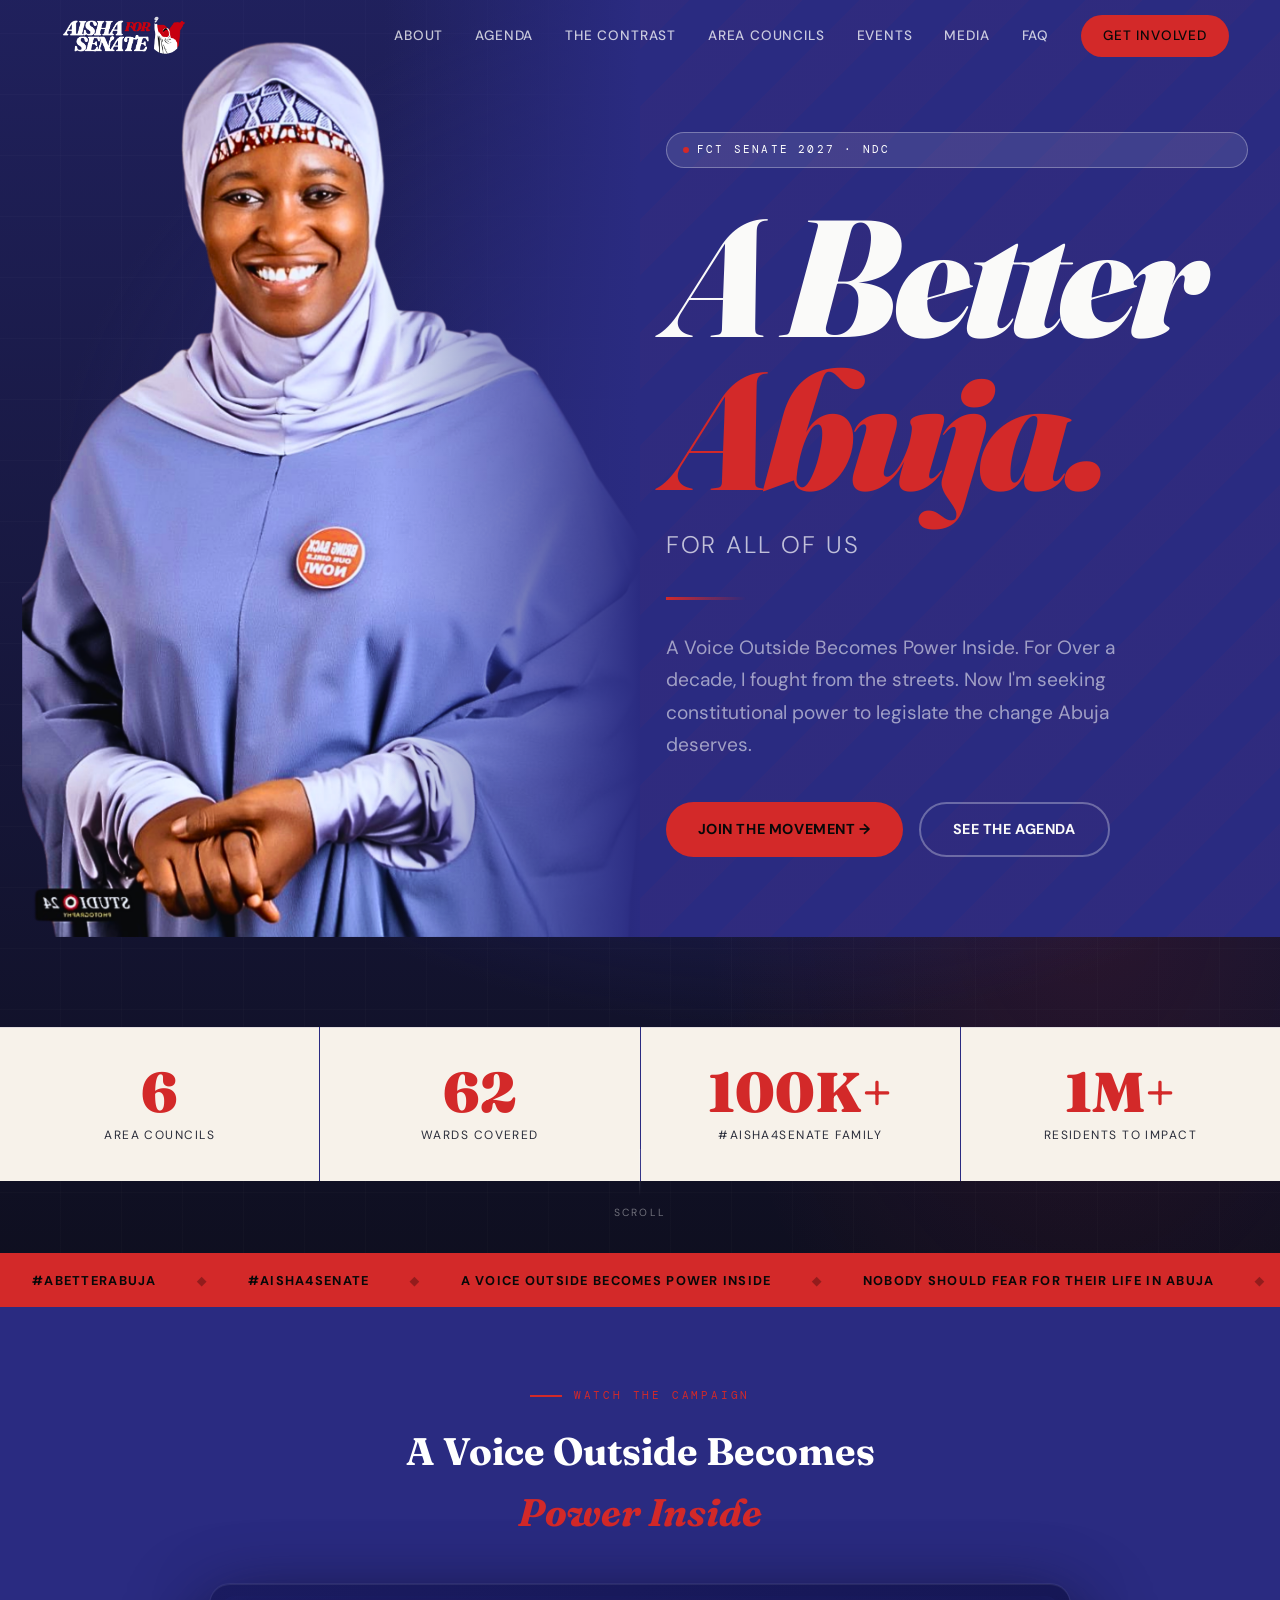
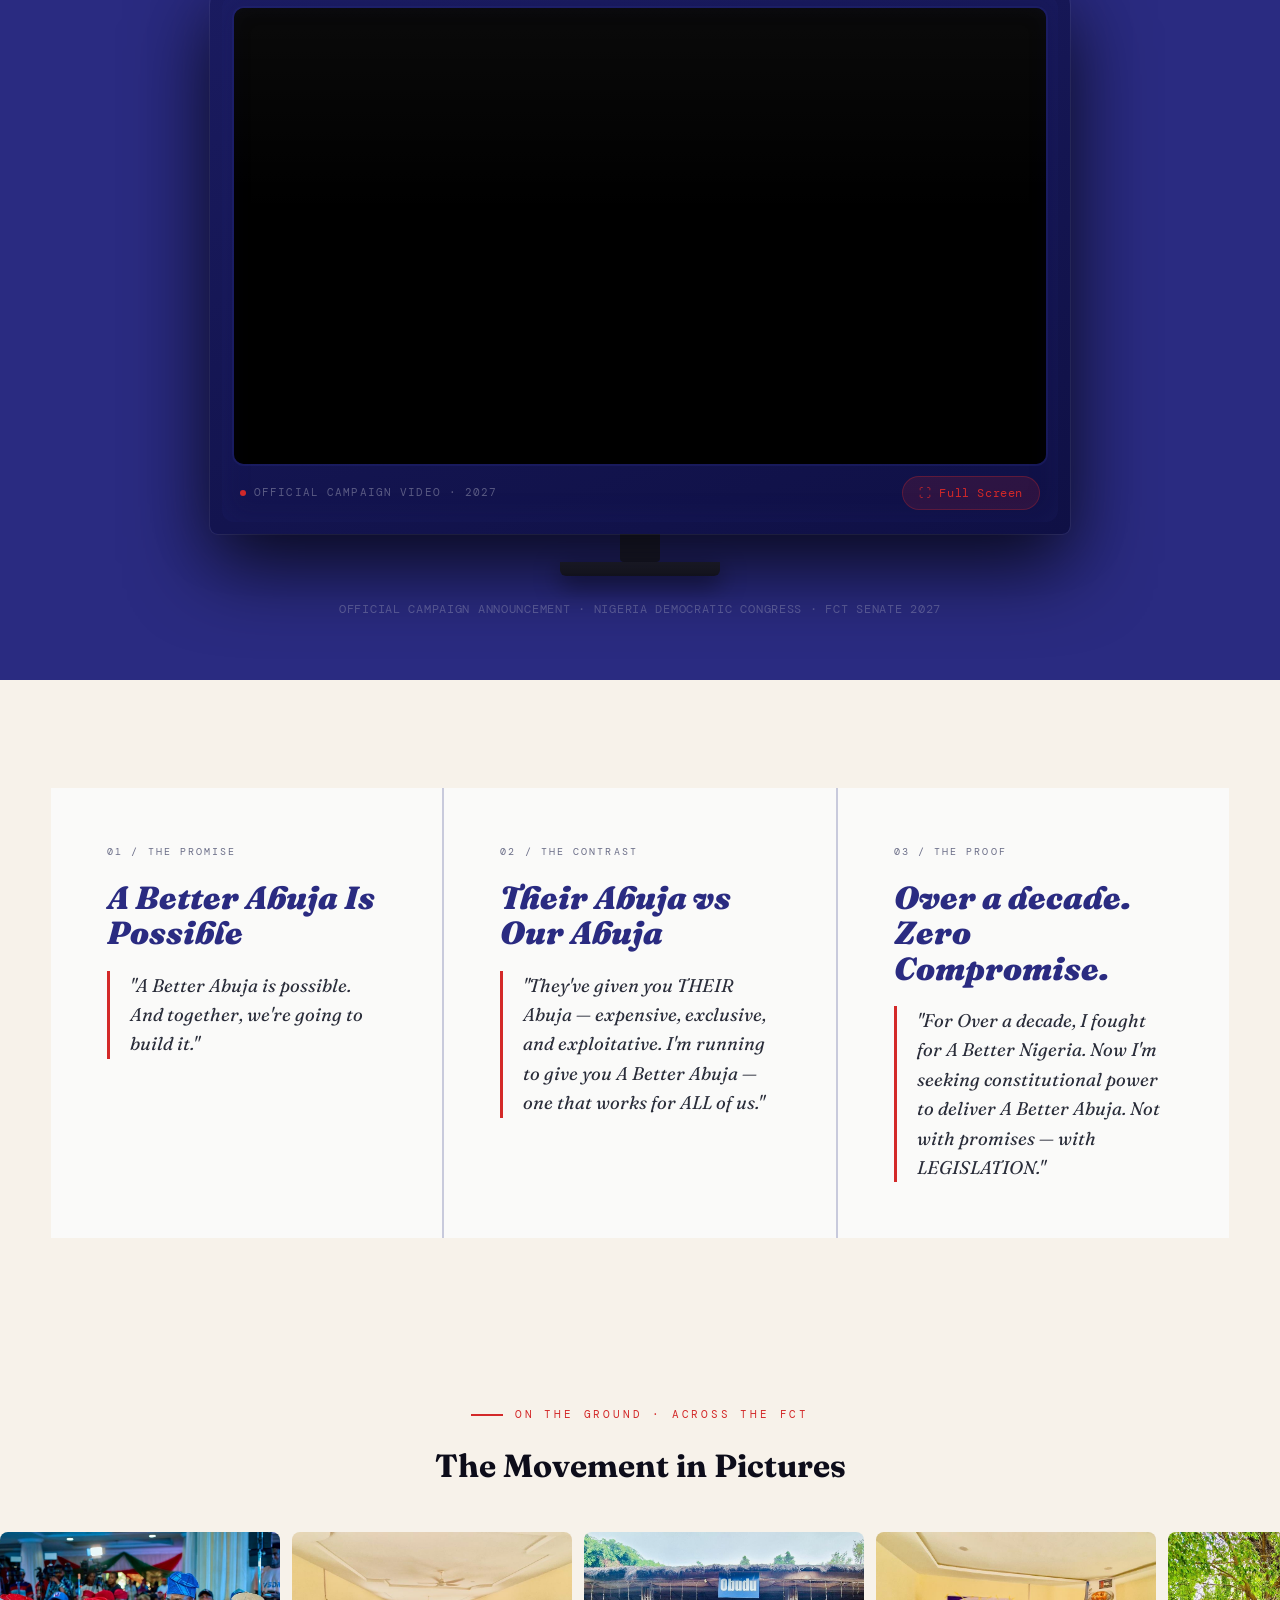
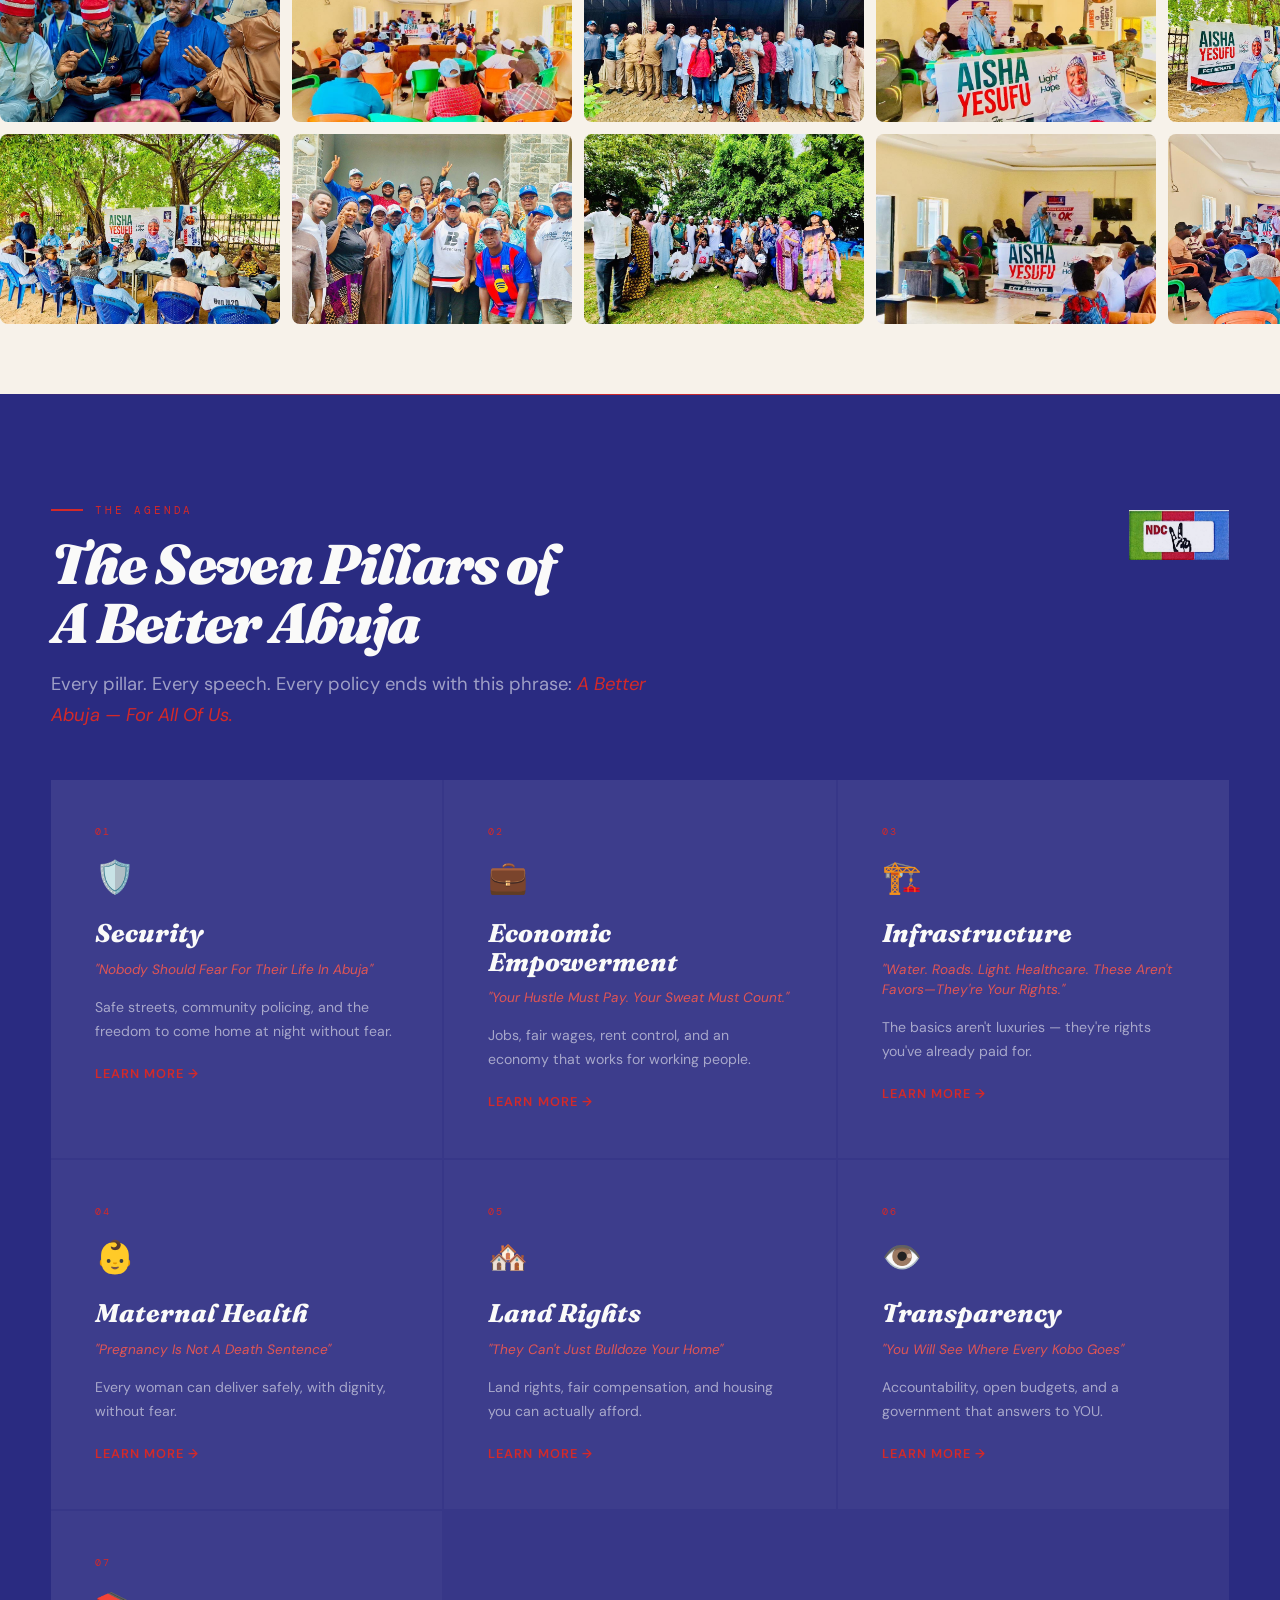
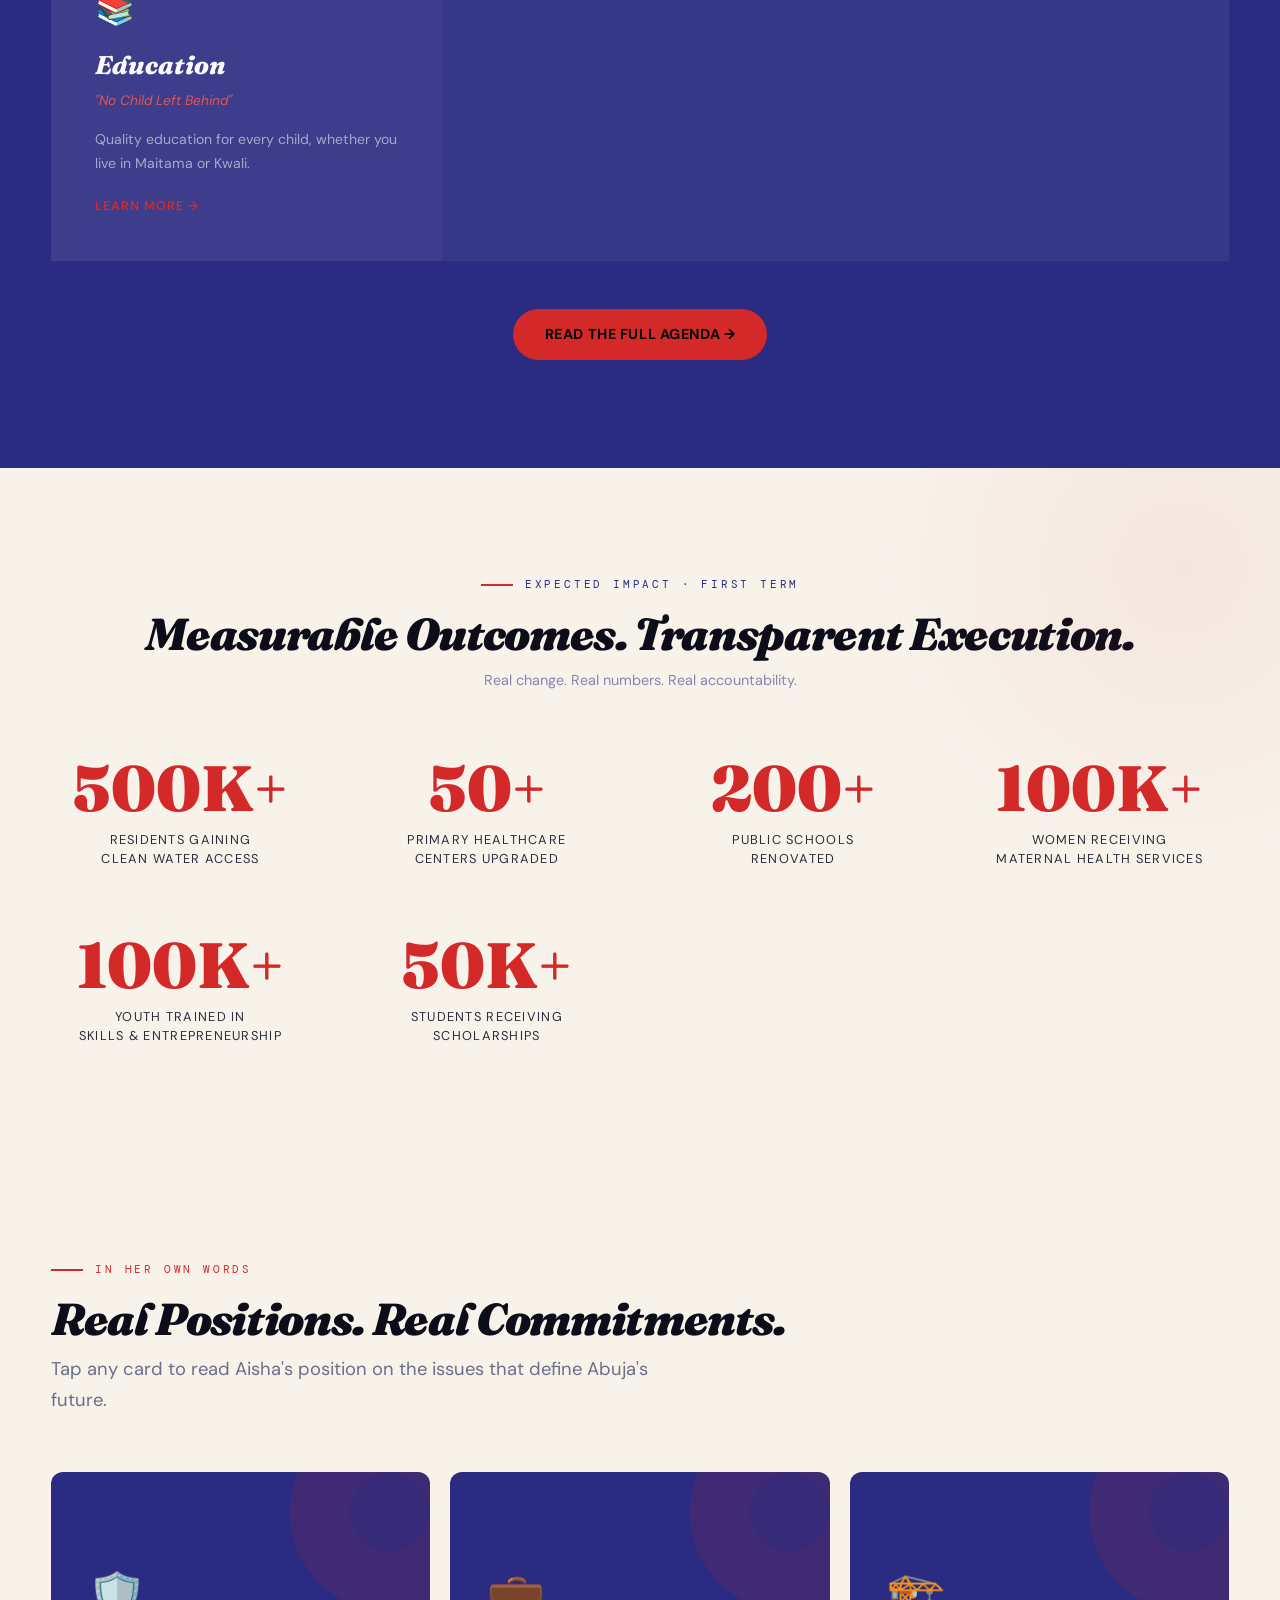
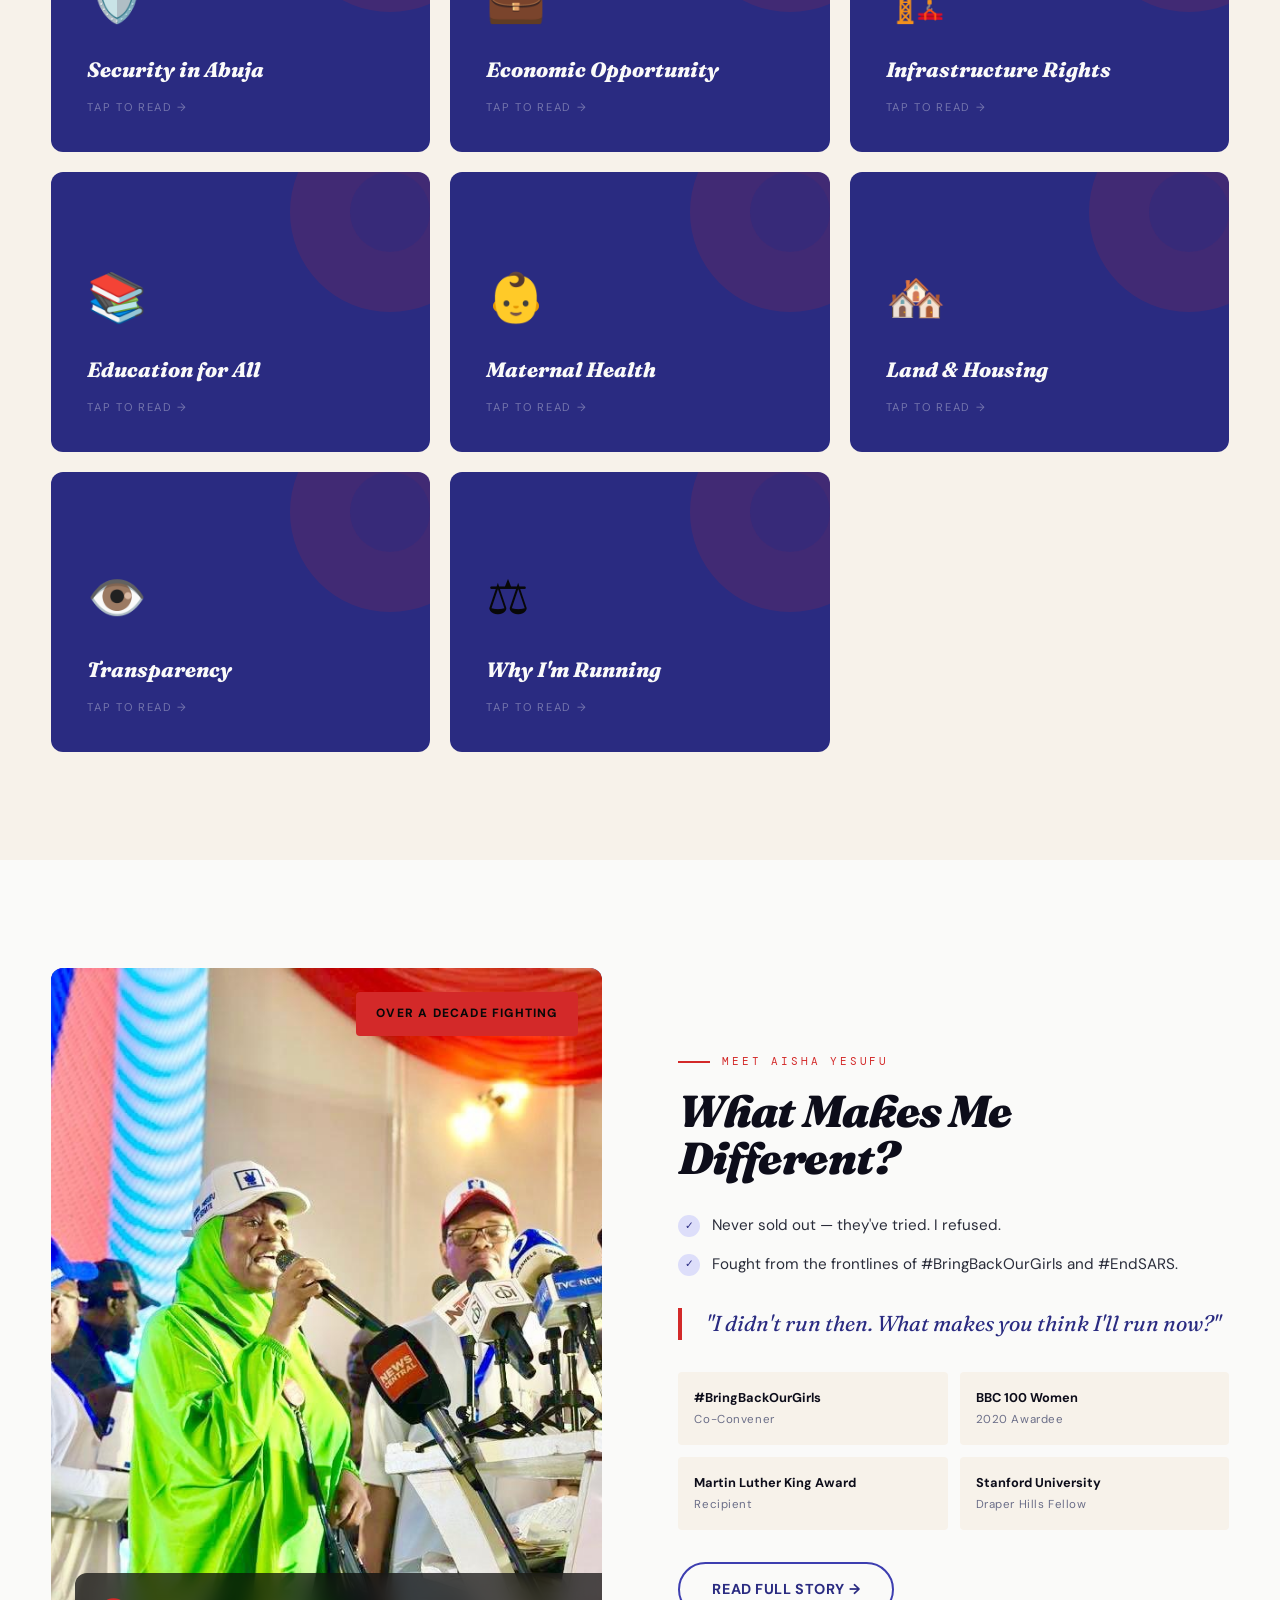
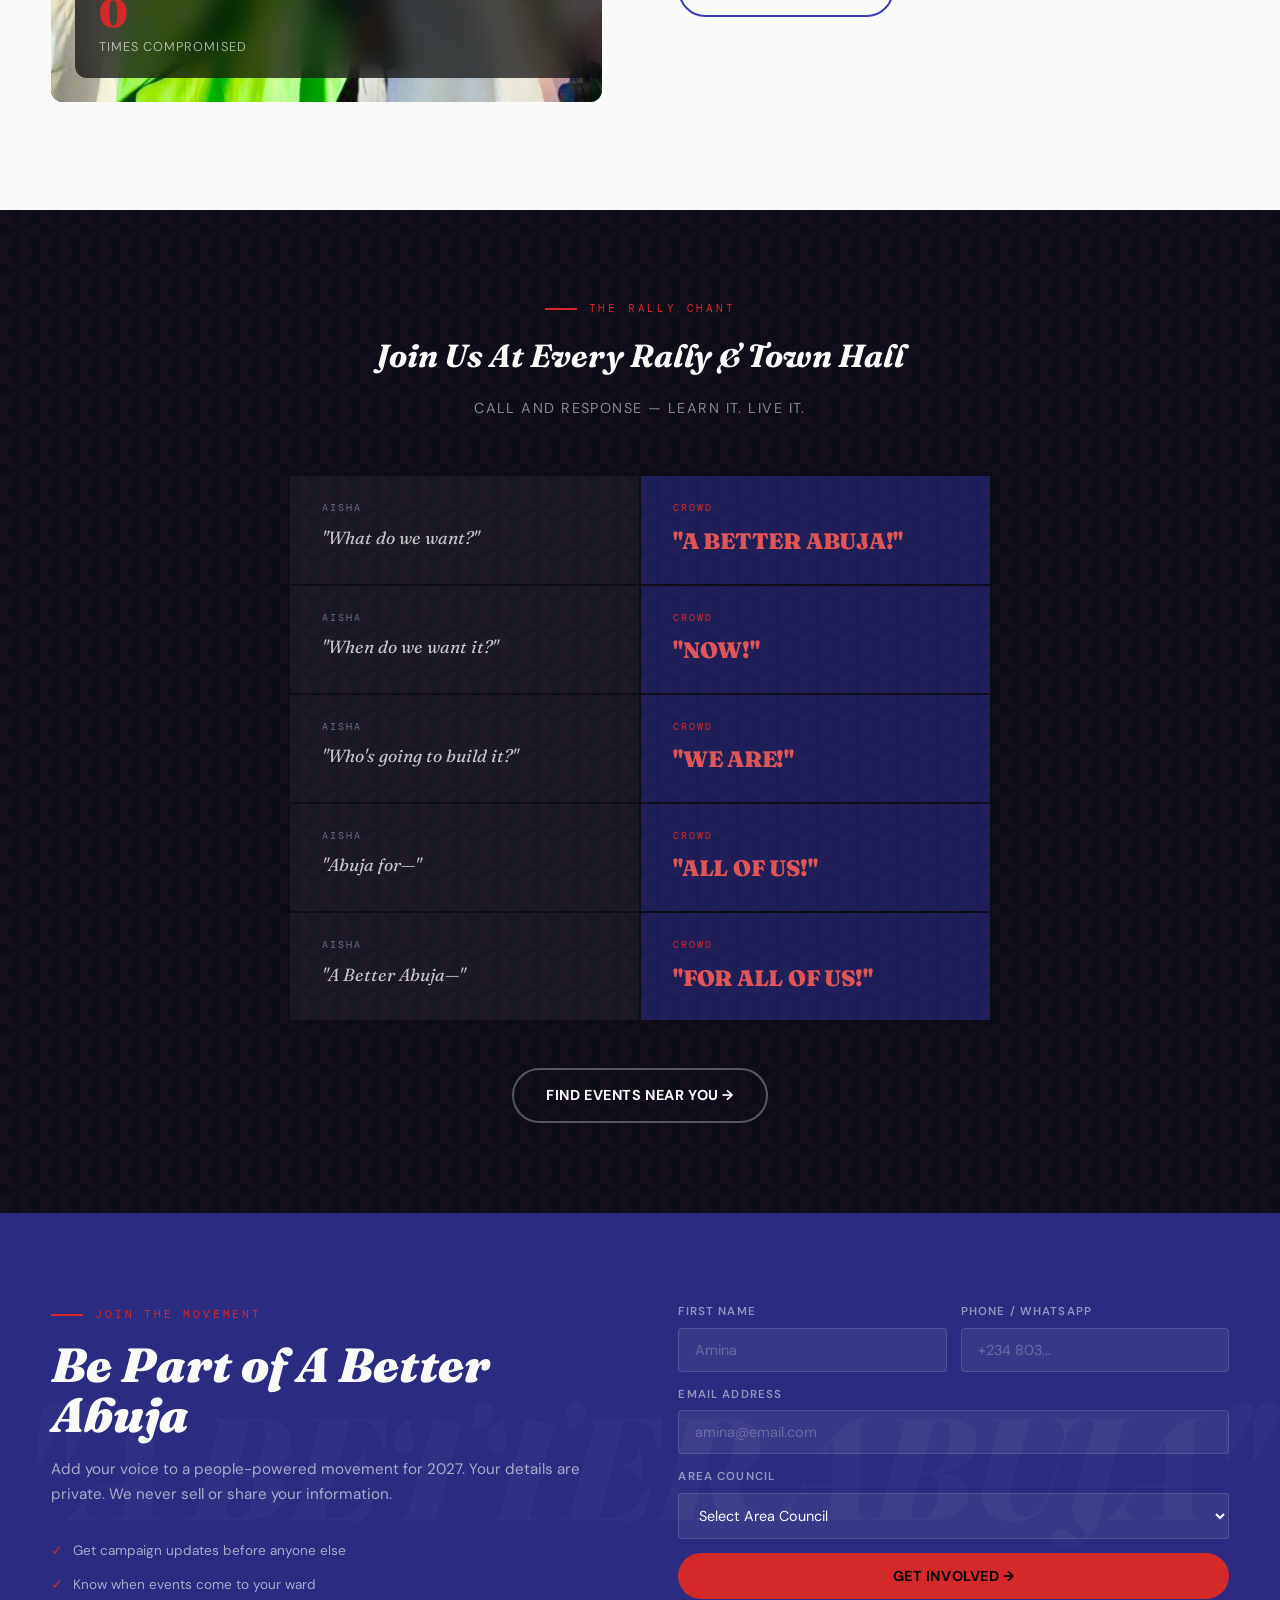
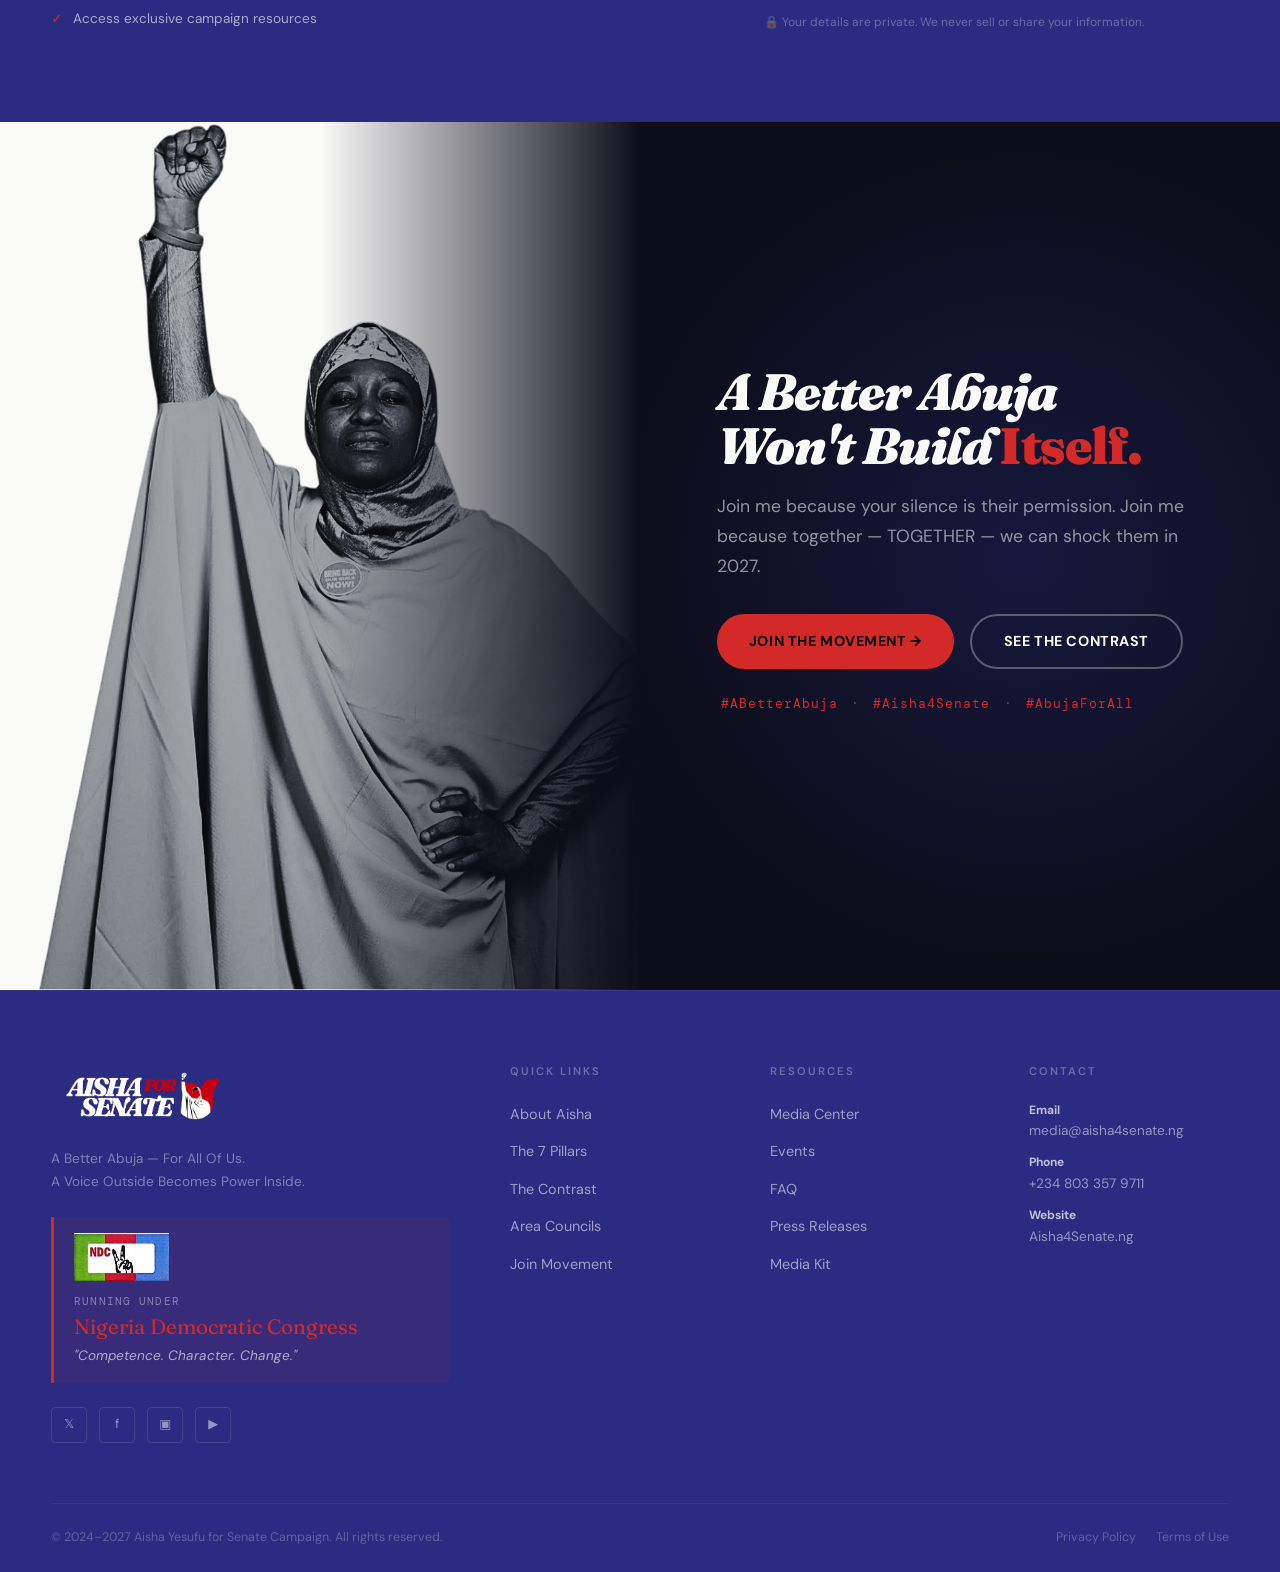
<file: index.html>
<!DOCTYPE html>
<html lang="en">
<head>
  <meta charset="UTF-8">
  <meta name="viewport" content="width=device-width, initial-scale=1.0">
  <title>A Better Abuja — For All Of Us | Aisha Yesufu for Senate 2027</title>
  <meta name="description" content="Aisha Yesufu is running for FCT Senate 2027. A Better Abuja is possible. Join the movement for security, economic empowerment, infrastructure, education, maternal health, land rights, and transparency.">
  <meta property="og:title" content="A Better Abuja — For All Of Us | Aisha4Senate">
  <meta property="og:description" content="Join the movement. FCT Senate 2027. A Voice Outside Becomes Power Inside.">
  <meta name="theme-color" content="#2a2b81">
  <link rel="stylesheet" href="css/styles.css">
  <link rel="preconnect" href="https://fonts.googleapis.com">
<link rel="preconnect" href="https://fonts.gstatic.com" crossorigin>
</head>
<body>

<!-- ═══ NAVIGATION ════════════════════════════════════════════ -->
<nav class="nav" id="nav">
  <div class="container nav-inner">
    <a href="index.html" class="nav-logo"><img src="/images/aisha-logo.png" alt="Aisha4Senate" class="nav-logo-img" onerror="this.style.display='none';this.nextElementSibling.style.display='flex'"><span class="nav-logo-text" style="display:none">AISHA<span>4</span>SENATE</span></a>
    <div class="nav-links">
      <a href="about.html">About</a>
      <a href="agenda.html">Agenda</a>
      <a href="contrast.html">The Contrast</a>
      <a href="area-councils.html">Area Councils</a>
      <a href="events.html">Events</a>
      <a href="media.html">Media</a>
      <a href="faq.html">FAQ</a>
      <a href="get-involved.html" class="nav-cta">Get Involved</a>
    </div>
    <button class="nav-hamburger" aria-label="Menu">
      <span></span><span></span><span></span>
    </button>
  </div>
</nav>

<!-- Mobile Nav -->
<div class="nav-mobile">
  <a href="about.html">About</a>
  <a href="agenda.html">Agenda</a>
  <a href="contrast.html">The Contrast</a>
  <a href="area-councils.html">Area Councils</a>
  <a href="events.html">Events</a>
  <a href="media.html">Media</a>
  <a href="faq.html">FAQ</a>
  <a href="get-involved.html" style="color:var(--gold)">Get Involved →</a>
</div>

<!-- ═══ HERO ══════════════════════════════════════════════════ -->
<section class="hero">
  <div class="hero-split-inner">
    <!-- LEFT: Her image -->
    <div class="hero-image-col">
      <img src="/images/aisha-hero-bg.jpg" alt="Aisha Yesufu" onerror="this.style.opacity='0'">
    </div>
    <!-- RIGHT: Text -->
    <div class="hero-text-col">
      <div class="hero-badge" style="color:#fff;border-color:rgba(255,255,255,.3);background:rgba(255,255,255,.1)">FCT Senate 2027 · NDC</div>
      <h1 class="hero-headline">
        A Better<br><span class="gold">Abuja.</span>
      </h1>
      <p class="hero-sub">For All Of Us</p>
      <div class="hero-divider"></div>
      <p class="hero-tagline">
        A Voice Outside Becomes Power Inside. For Over a decade, I fought from the streets.
        Now I'm seeking constitutional power to legislate the change Abuja deserves.
      </p>
      <div class="hero-actions">
        <a href="get-involved.html" class="btn btn-primary">Join The Movement →</a>
        <a href="agenda.html" class="btn btn-secondary">See The Agenda</a>
      </div>
    </div>
  </div>
  <!-- Stats bar below the split -->
  <div class="hero-stats">
    <div class="hero-stat">
      <span class="hero-stat-num" data-target="6" data-suffix="">6</span>
      <span class="hero-stat-label">Area Councils</span>
    </div>
    <div class="hero-stat">
      <span class="hero-stat-num" data-target="62" data-suffix="">62</span>
      <span class="hero-stat-label">Wards Covered</span>
    </div>
    <div class="hero-stat">
      <span class="hero-stat-num" data-target="100" data-suffix="K+">100K+</span>
      <span class="hero-stat-label">#Aisha4Senate Family</span>
    </div>
    <div class="hero-stat">
      <span class="hero-stat-num" data-target="1" data-suffix="M+">1M+</span>
      <span class="hero-stat-label">Residents To Impact</span>
    </div>
  </div>
  <div class="scroll-indicator">
    <div class="scroll-line"></div>
    <span>Scroll</span>
  </div>
</section>

<!-- ═══ MARQUEE ════════════════════════════════════════════════ -->
<div class="marquee-bar" aria-hidden="true">
  <div class="marquee-track">
    <span>#ABetterAbuja</span><span class="dot">◆</span>
    <span>#Aisha4Senate</span><span class="dot">◆</span>
    <span>A Voice Outside Becomes Power Inside</span><span class="dot">◆</span>
    <span>Nobody Should Fear For Their Life In Abuja</span><span class="dot">◆</span>
    <span>Your Hustle Must Pay</span><span class="dot">◆</span>
    <span>No Child Left Behind</span><span class="dot">◆</span>
    <span>Pregnancy Is Not A Death Sentence</span><span class="dot">◆</span>
    <span>They Can't Just Bulldoze Your Home</span><span class="dot">◆</span>
    <span>You Will See Where Every Kobo Goes</span><span class="dot">◆</span>
    <span>#AbujaForAll</span><span class="dot">◆</span>
    <span>FCT Senate 2027</span><span class="dot">◆</span>
  </div>
</div>

<!-- ═══ TV VIDEO SECTION ═══════════════════════════════════════ -->
<section class="tv-section">
  <div class="container">
    <div class="section-eyebrow" style="justify-content:center;margin-bottom:1rem">Watch the Campaign</div>
    <h2 style="font-family:var(--font-display);font-size:clamp(1.6rem,3vw,2.5rem);color:#fff;text-align:center;margin-bottom:2.5rem">
      A Voice Outside Becomes<br><em style="color:var(--gold)">Power Inside</em>
    </h2>
    <div class="tv-outer">
      <div class="tv-body">
        <div class="tv-screen">
          <iframe
            id="campaignVideo"
            src="https://www.youtube.com/embed/SHFS44OT-9c?rel=0&modestbranding=1&controls=1"
            title="Aisha Yesufu — A Voice Outside Becomes Power Inside"
            allow="accelerometer; autoplay; clipboard-write; encrypted-media; gyroscope; picture-in-picture"
            allowfullscreen>
          </iframe>
          <div class="tv-reflection"></div>
        </div>
        <div class="tv-bottom-bar">
          <div class="tv-brand-dot"><span></span> OFFICIAL CAMPAIGN VIDEO · 2027</div>
          <a href="https://youtu.be/SHFS44OT-9c" target="_blank" class="tv-unmute-btn">⛶ Full Screen</a>
        </div>
      </div>
      <div class="tv-stand-neck"></div>
      <div class="tv-stand-base"></div>
    </div>
    <p class="tv-caption">Official Campaign Announcement · Nigeria Democratic Congress · FCT Senate 2027</p>
  </div>
</section>

<!-- ═══ CAMPAIGN MESSAGE ══════════════════════════════════════ -->
<section class="message-section">
  <div class="container">
    <div class="message-grid">
      <div class="message-card reveal">
        <div class="message-card-num">01 / THE PROMISE</div>
        <h3>A Better Abuja Is Possible</h3>
        <blockquote>"A Better Abuja is possible. And together, we're going to build it."</blockquote>
      </div>
      <div class="message-card reveal reveal-delay-1">
        <div class="message-card-num">02 / THE CONTRAST</div>
        <h3>Their Abuja vs Our Abuja</h3>
        <blockquote>"They've given you THEIR Abuja — expensive, exclusive, and exploitative. I'm running to give you A Better Abuja — one that works for ALL of us."</blockquote>
      </div>
      <div class="message-card reveal reveal-delay-2">
        <div class="message-card-num">03 / THE PROOF</div>
        <h3>Over a decade. Zero Compromise.</h3>
        <blockquote>"For Over a decade, I fought for A Better Nigeria. Now I'm seeking constitutional power to deliver A Better Abuja. Not with promises — with LEGISLATION."</blockquote>
      </div>
    </div>
  </div>
</section>


<!-- ═══ SCROLLING PHOTO GALLERY ══════════════════════════════ -->
<section class="gallery-strip-section">
  <div class="gallery-strip-header reveal">
    <div class="section-eyebrow" style="justify-content:center">On The Ground · Across The FCT</div>
    <h2 style="font-family:var(--font-display);font-size:clamp(1.4rem,3vw,2rem);color:var(--near-black);text-align:center;margin-top:.5rem">The Movement in Pictures</h2>
  </div>
  <!-- Row 1 — scrolls left -->
  <div class="gallery-track-wrapper">
    <div class="gallery-track track-left">
      <div class="gallery-item"><img src="/images/aishapic5.jpg" alt="Campaign" loading="lazy"></div>
      <div class="gallery-item"><img src="/images/aisha6.jpg" alt="Campaign" loading="lazy"></div>
      <div class="gallery-item"><img src="/images/aisha7.jpg" alt="Campaign" loading="lazy"></div>
      <div class="gallery-item"><img src="/images/aisha8.jpg" alt="Campaign" loading="lazy"></div>
      <div class="gallery-item"><img src="/images/aisha9.jpg" alt="Campaign" loading="lazy"></div>
      <div class="gallery-item"><img src="/images/aisha10.jpg" alt="Campaign" loading="lazy"></div>
      <div class="gallery-item"><img src="/images/aisha11.jpg" alt="Campaign" loading="lazy"></div>
      <div class="gallery-item"><img src="/images/aisha12.jpg" alt="Campaign" loading="lazy"></div>
      <div class="gallery-item"><img src="/images/aisha13.jpg" alt="Campaign" loading="lazy"></div>
      <div class="gallery-item"><img src="/images/aisha-about-bg.jpg" alt="Campaign" loading="lazy"></div>
      <div class="gallery-item"><img src="/images/aisha-page-hero.jpg" alt="Campaign" loading="lazy"></div>
      <div class="gallery-item"><img src="/images/aisha-rally-hands.jpg" alt="Campaign" loading="lazy"></div>
      <!-- Duplicate for seamless loop -->
      <div class="gallery-item"><img src="/images/aishapic5.jpg" alt="Campaign" loading="lazy"></div>
      <div class="gallery-item"><img src="/images/aisha6.jpg" alt="Campaign" loading="lazy"></div>
      <div class="gallery-item"><img src="/images/aisha7.jpg" alt="Campaign" loading="lazy"></div>
      <div class="gallery-item"><img src="/images/aisha8.jpg" alt="Campaign" loading="lazy"></div>
      <div class="gallery-item"><img src="/images/aisha9.jpg" alt="Campaign" loading="lazy"></div>
      <div class="gallery-item"><img src="/images/aisha10.jpg" alt="Campaign" loading="lazy"></div>
      <div class="gallery-item"><img src="/images/aisha11.jpg" alt="Campaign" loading="lazy"></div>
      <div class="gallery-item"><img src="/images/aisha12.jpg" alt="Campaign" loading="lazy"></div>
      <div class="gallery-item"><img src="/images/aisha13.jpg" alt="Campaign" loading="lazy"></div>
      <div class="gallery-item"><img src="/images/aisha-about-bg.jpg" alt="Campaign" loading="lazy"></div>
      <div class="gallery-item"><img src="/images/aisha-page-hero.jpg" alt="Campaign" loading="lazy"></div>
      <div class="gallery-item"><img src="/images/aisha-rally-hands.jpg" alt="Campaign" loading="lazy"></div>
    </div>
  </div>
  <!-- Row 2 — scrolls right -->
  <div class="gallery-track-wrapper" style="margin-top:12px">
    <div class="gallery-track track-right">
      <div class="gallery-item"><img src="/images/aisha14.jpg" alt="Campaign" loading="lazy"></div>
      <div class="gallery-item"><img src="/images/aisha15.jpg" alt="Campaign" loading="lazy"></div>
      <div class="gallery-item"><img src="/images/aisha16.jpg" alt="Campaign" loading="lazy"></div>
      <div class="gallery-item"><img src="/images/aisha17.jpg" alt="Campaign" loading="lazy"></div>
      <div class="gallery-item"><img src="/images/aisha18.jpg" alt="Campaign" loading="lazy"></div>
      <div class="gallery-item"><img src="/images/aisha19.jpg" alt="Campaign" loading="lazy"></div>
      <div class="gallery-item"><img src="/images/aisha-contrast.jpg" alt="Campaign" loading="lazy"></div>
      <div class="gallery-item"><img src="/images/aisha-portrait-main.jpg" alt="Campaign" loading="lazy"></div>
      <div class="gallery-item"><img src="/images/aishapic8.jpg" alt="Campaign" loading="lazy"></div>
      <div class="gallery-item"><img src="/images/aishapic9.jpg" alt="Campaign" loading="lazy"></div>
      <div class="gallery-item"><img src="/images/aisha-pillars.jpg" alt="Campaign" loading="lazy"></div>
      <!-- Duplicate -->
      <div class="gallery-item"><img src="/images/aisha14.jpg" alt="Campaign" loading="lazy"></div>
      <div class="gallery-item"><img src="/images/aisha15.jpg" alt="Campaign" loading="lazy"></div>
      <div class="gallery-item"><img src="/images/aisha16.jpg" alt="Campaign" loading="lazy"></div>
      <div class="gallery-item"><img src="/images/aisha17.jpg" alt="Campaign" loading="lazy"></div>
      <div class="gallery-item"><img src="/images/aisha18.jpg" alt="Campaign" loading="lazy"></div>
      <div class="gallery-item"><img src="/images/aisha19.jpg" alt="Campaign" loading="lazy"></div>
      <div class="gallery-item"><img src="/images/aisha-contrast.jpg" alt="Campaign" loading="lazy"></div>
      <div class="gallery-item"><img src="/images/aisha-portrait-main.jpg" alt="Campaign" loading="lazy"></div>
      <div class="gallery-item"><img src="/images/aishapic8.jpg" alt="Campaign" loading="lazy"></div>
      <div class="gallery-item"><img src="/images/aishapic9.jpg" alt="Campaign" loading="lazy"></div>
      <div class="gallery-item"><img src="/images/aisha-pillars.jpg" alt="Campaign" loading="lazy"></div>
    </div>
  </div>
</section>


<!-- ═══ SEVEN PILLARS ══════════════════════════════════════════ -->
<section class="pillars-section">
  <div class="container">
    <div class="pillars-header reveal">
      <div class="pillars-header-text">
        <div class="section-eyebrow">The Agenda</div>
        <h2 class="section-title" style="color:var(--white);font-size:clamp(2rem,5vw,3.5rem)">The Seven Pillars of<br>A Better Abuja</h2>
        <p class="section-subtitle" style="margin-top:16px">Every pillar. Every speech. Every policy ends with this phrase: <em style="color:var(--gold)">A Better Abuja — For All Of Us.</em></p>
      </div>
      <!-- Name your NDC party logo: ndc-logo.png and place in /images/ -->
      <img src="/images/ndc-logo.png" alt="Nigeria Democratic Congress" class="pillars-ndc-logo" onerror="this.style.display='none'">
    </div>
    <div class="pillars-grid">
      <div class="pillar-card reveal">
        <div class="pillar-num">01</div>
        <span class="pillar-icon">🛡️</span>
        <h3>Security</h3>
        <p class="pillar-tagline">"Nobody Should Fear For Their Life In Abuja"</p>
        <p class="pillar-desc">Safe streets, community policing, and the freedom to come home at night without fear.</p>
        <a href="agenda.html#security" class="pillar-link">Learn More →</a>
      </div>
      <div class="pillar-card reveal reveal-delay-1">
        <div class="pillar-num">02</div>
        <span class="pillar-icon">💼</span>
        <h3>Economic Empowerment</h3>
        <p class="pillar-tagline">"Your Hustle Must Pay. Your Sweat Must Count."</p>
        <p class="pillar-desc">Jobs, fair wages, rent control, and an economy that works for working people.</p>
        <a href="agenda.html#economy" class="pillar-link">Learn More →</a>
      </div>
      <div class="pillar-card reveal reveal-delay-2">
        <div class="pillar-num">03</div>
        <span class="pillar-icon">🏗️</span>
        <h3>Infrastructure</h3>
        <p class="pillar-tagline">"Water. Roads. Light. Healthcare. These Aren't Favors—They're Your Rights."</p>
        <p class="pillar-desc">The basics aren't luxuries — they're rights you've already paid for.</p>
        <a href="agenda.html#infrastructure" class="pillar-link">Learn More →</a>
      </div>
      <div class="pillar-card reveal">
        <div class="pillar-num">04</div>
        <span class="pillar-icon">👶</span>
        <h3>Maternal Health</h3>
        <p class="pillar-tagline">"Pregnancy Is Not A Death Sentence"</p>
        <p class="pillar-desc">Every woman can deliver safely, with dignity, without fear.</p>
        <a href="agenda.html#health" class="pillar-link">Learn More →</a>
      </div>
      <div class="pillar-card reveal reveal-delay-1">
        <div class="pillar-num">05</div>
        <span class="pillar-icon">🏘️</span>
        <h3>Land Rights</h3>
        <p class="pillar-tagline">"They Can't Just Bulldoze Your Home"</p>
        <p class="pillar-desc">Land rights, fair compensation, and housing you can actually afford.</p>
        <a href="agenda.html#land" class="pillar-link">Learn More →</a>
      </div>
      <div class="pillar-card reveal reveal-delay-2">
        <div class="pillar-num">06</div>
        <span class="pillar-icon">👁️</span>
        <h3>Transparency</h3>
        <p class="pillar-tagline">"You Will See Where Every Kobo Goes"</p>
        <p class="pillar-desc">Accountability, open budgets, and a government that answers to YOU.</p>
        <a href="agenda.html#transparency" class="pillar-link">Learn More →</a>
      </div>
      <div class="pillar-card reveal">
        <div class="pillar-num">07</div>
        <span class="pillar-icon">📚</span>
        <h3>Education</h3>
        <p class="pillar-tagline">"No Child Left Behind"</p>
        <p class="pillar-desc">Quality education for every child, whether you live in Maitama or Kwali.</p>
        <a href="agenda.html#education" class="pillar-link">Learn More →</a>
      </div>
    </div>
    <div style="text-align:center;margin-top:48px">
      <a href="agenda.html" class="btn btn-primary">Read The Full Agenda →</a>
    </div>
  </div>
</section>

<!-- ═══ IMPACT COUNTERS ════════════════════════════════════════ -->
<section class="impact-section">
  <div class="container">
    <div class="reveal" style="text-align:center">
      <div class="section-eyebrow" style="justify-content:center">Expected Impact · First Term</div>
      <h2 class="section-title" style="font-size:clamp(1.8rem,4vw,2.8rem);margin-bottom:12px">Measurable Outcomes. Transparent Execution.</h2>
      <p style="font-size:0.9rem">Real change. Real numbers. Real accountability.</p>
    </div>
    <div class="impact-grid">
      <div class="impact-item reveal">
        <span class="impact-num" data-target="500" data-suffix="K+">500K+</span>
        <span class="impact-label">Residents Gaining<br>Clean Water Access</span>
      </div>
      <div class="impact-item reveal reveal-delay-1">
        <span class="impact-num" data-target="50" data-suffix="+">50+</span>
        <span class="impact-label">Primary Healthcare<br>Centers Upgraded</span>
      </div>
      <div class="impact-item reveal reveal-delay-2">
        <span class="impact-num" data-target="200" data-suffix="+">200+</span>
        <span class="impact-label">Public Schools<br>Renovated</span>
      </div>
      <div class="impact-item reveal">
        <span class="impact-num" data-target="100" data-suffix="K+">100K+</span>
        <span class="impact-label">Women Receiving<br>Maternal Health Services</span>
      </div>
      <div class="impact-item reveal reveal-delay-1">
        <span class="impact-num" data-target="100" data-suffix="K+">100K+</span>
        <span class="impact-label">Youth Trained In<br>Skills & Entrepreneurship</span>
      </div>
      <div class="impact-item reveal reveal-delay-2">
        <span class="impact-num" data-target="50" data-suffix="K+">50K+</span>
        <span class="impact-label">Students Receiving<br>Scholarships</span>
      </div>
    </div>
  </div>
</section>

<!-- ═══ POSITIONS FLIP CARDS ═══════════════════════════════════ -->
<section class="positions-section">
  <div class="container">
    <div class="reveal">
      <div class="section-eyebrow">In Her Own Words</div>
      <h2 class="section-title" style="font-size:clamp(1.8rem,4vw,2.8rem);color:var(--near-black)">Real Positions. Real Commitments.</h2>
      <p class="section-subtitle" style="margin-top:12px">Tap any card to read Aisha's position on the issues that define Abuja's future.</p>
    </div>
    <div class="flip-grid">
      <div class="flip-card reveal">
        <div class="flip-card-inner">
          <div class="flip-front">
            <div class="flip-front-icon">🛡️</div>
            <h3>Security in Abuja</h3>
            <p class="tap-hint">Tap to read →</p>
          </div>
          <div class="flip-back">
            <h3>On Security</h3>
            <blockquote>"You should not be afraid to take a taxi. To come home at night. To send your children to school. Your safety is not a luxury. It's a right. And I will defend it with everything I have."</blockquote>
            <span class="tag">#ABetterAbuja</span>
          </div>
        </div>
      </div>
      <div class="flip-card reveal reveal-delay-1">
        <div class="flip-card-inner">
          <div class="flip-front">
            <div class="flip-front-icon">💼</div>
            <h3>Economic Opportunity</h3>
            <p class="tap-hint">Tap to read →</p>
          </div>
          <div class="flip-back">
            <h3>On Economic Empowerment</h3>
            <blockquote>"You work from morning till night. Yet you can barely survive. Why? Because the system is rigged. Your hustle will finally pay. Because I'm fighting to change the rules."</blockquote>
            <span class="tag">#ABetterAbuja</span>
          </div>
        </div>
      </div>
      <div class="flip-card reveal reveal-delay-2">
        <div class="flip-card-inner">
          <div class="flip-front">
            <div class="flip-front-icon">🏗️</div>
            <h3>Infrastructure Rights</h3>
            <p class="tap-hint">Tap to read →</p>
          </div>
          <div class="flip-back">
            <h3>On Infrastructure</h3>
            <blockquote>"Communities in Kwali, Abaji, Kuje, Gwagwalada — no clean water. Bad roads. Healthcare centers without doctors. You've paid for it. You deserve it. And you're going to get it."</blockquote>
            <span class="tag">#ABetterAbuja</span>
          </div>
        </div>
      </div>
      <div class="flip-card reveal">
        <div class="flip-card-inner">
          <div class="flip-front">
            <div class="flip-front-icon">📚</div>
            <h3>Education for All</h3>
            <p class="tap-hint">Tap to read →</p>
          </div>
          <div class="flip-back">
            <h3>On Education</h3>
            <blockquote>"Your child's future should not depend on whether you live in Maitama or Kwali. Every child deserves quality education. Not just the ones whose parents can afford private school."</blockquote>
            <span class="tag">#ABetterAbuja</span>
          </div>
        </div>
      </div>
      <div class="flip-card reveal reveal-delay-1">
        <div class="flip-card-inner">
          <div class="flip-front">
            <div class="flip-front-icon">👶</div>
            <h3>Maternal Health</h3>
            <p class="tap-hint">Tap to read →</p>
          </div>
          <div class="flip-back">
            <h3>On Maternal Health</h3>
            <blockquote>"Nigeria has one of the highest maternal mortality rates in the world. No woman should die giving life. When a woman knows she can deliver safely, she can focus on bringing new life — not on fear."</blockquote>
            <span class="tag">#ABetterAbuja</span>
          </div>
        </div>
      </div>
      <div class="flip-card reveal reveal-delay-2">
        <div class="flip-card-inner">
          <div class="flip-front">
            <div class="flip-front-icon">🏘️</div>
            <h3>Land & Housing</h3>
            <p class="tap-hint">Tap to read →</p>
          </div>
          <div class="flip-back">
            <h3>On Land Rights</h3>
            <blockquote>"The Gbagyi, Koro, Bassa, Gade people... You were here first. Your land was taken. And some of you got nothing. A roof over your head is not negotiable. Neither is your dignity."</blockquote>
            <span class="tag">#ABetterAbuja</span>
          </div>
        </div>
      </div>
      <div class="flip-card reveal">
        <div class="flip-card-inner">
          <div class="flip-front">
            <div class="flip-front-icon">👁️</div>
            <h3>Transparency</h3>
            <p class="tap-hint">Tap to read →</p>
          </div>
          <div class="flip-back">
            <h3>On Accountability</h3>
            <blockquote>"You know what they hate most about me? I don't shut up. And I don't let them hide. Every budget. Every contract. You will see it. You will track it. You will question it. And I will answer. Always."</blockquote>
            <span class="tag">#ABetterAbuja</span>
          </div>
        </div>
      </div>
      <div class="flip-card reveal reveal-delay-1">
        <div class="flip-card-inner">
          <div class="flip-front">
            <div class="flip-front-icon">⚖️</div>
            <h3>Why I'm Running</h3>
            <p class="tap-hint">Tap to read →</p>
          </div>
          <div class="flip-back">
            <h3>Why Now?</h3>
            <blockquote>"I've spent years calling out the problems. Now I'm seeking the platform to implement the solutions. From the outside, I could shout. From the inside, I can LEGISLATE. That changes everything."</blockquote>
            <span class="tag">#Aisha4Senate</span>
          </div>
        </div>
      </div>
    </div>
  </div>
</section>

<!-- ═══ ABOUT PREVIEW ══════════════════════════════════════════ -->
<section class="about-preview">
  <div class="container">
    <div class="about-preview-grid">
      <div class="about-image-block reveal">
        <div class="about-image-placeholder" style="position:relative;overflow:hidden;padding:0;">
          <img src="/images/aisha-portrait-main.jpg" alt="Aisha Yesufu" style="width:100%;height:100%;object-fit:cover;object-position:top center;display:block;min-height:420px;">
          <div class="about-image-badge" style="position:absolute;top:1.5rem;right:1.5rem;z-index:2">Over a decade Fighting</div>
          <div class="about-image-stat" style="position:absolute;bottom:1.5rem;left:1.5rem;z-index:2">
            <strong>0</strong>
            <span>Times Compromised</span>
          </div>
        </div>
      </div>
          <div class="about-content reveal reveal-delay-2">
        <div class="section-eyebrow">Meet Aisha Yesufu</div>
        <h2 class="section-title" style="font-size:clamp(1.8rem,4vw,2.8rem);color:var(--near-black)">What Makes Me Different?</h2>
        <div class="credentials">
          <!-- <div class="credential-item">
            <div class="credential-check">✓</div>
            Never collected a bribe. Not once in 21 years.
          </div>
          <div class="credential-item">
            <div class="credential-check">✓</div>
            Never chopped government money or sought political patronage.
          </div> -->
          <div class="credential-item">
            <div class="credential-check">✓</div>
            Never sold out — they've tried. I refused.
          </div>
          <div class="credential-item">
            <div class="credential-check">✓</div>
            Fought from the frontlines of #BringBackOurGirls and #EndSARS.
          </div>
        </div>
        <blockquote class="about-quote">
          "I didn't run then. What makes you think I'll run now?"
        </blockquote>
        <div class="about-badges">
          <div class="about-badge-item">
            <div class="title">#BringBackOurGirls</div>
            <div class="sub">Co-Convener</div>
          </div>
          <div class="about-badge-item">
            <div class="title">BBC 100 Women</div>
            <div class="sub">2020 Awardee</div>
          </div>
          <div class="about-badge-item">
            <div class="title">Martin Luther King Award</div>
            <div class="sub">Recipient</div>
          </div>
          <div class="about-badge-item">
            <div class="title">Stanford University</div>
            <div class="sub">Draper Hills Fellow</div>
          </div>
        </div>
        <div style="margin-top:32px">
          <a href="about.html" class="btn btn-outline-green">Read Full Story →</a>
        </div>
      </div>
    </div>
  </div>
</section>

<!-- ═══ RALLY CHANT ════════════════════════════════════════════ -->
<section class="chant-section">
  <div class="container" style="position:relative;z-index:1">
    <div class="section-eyebrow" style="justify-content:center;margin-bottom:12px">The Rally Chant</div>
    <h2 class="chant-title">Join Us At Every Rally &amp; Town Hall</h2>
    <p class="chant-subtitle">Call and Response — Learn It. Live It.</p>
    <div class="chant-lines">
      <div class="chant-row">
        <div class="chant-call">
          <div class="label">AISHA</div>
          <div class="text">"What do we want?"</div>
        </div>
        <div class="chant-response">
          <div class="label">CROWD</div>
          <div class="text">"A BETTER ABUJA!"</div>
        </div>
      </div>
      <div class="chant-row">
        <div class="chant-call">
          <div class="label">AISHA</div>
          <div class="text">"When do we want it?"</div>
        </div>
        <div class="chant-response">
          <div class="label">CROWD</div>
          <div class="text">"NOW!"</div>
        </div>
      </div>
      <div class="chant-row">
        <div class="chant-call">
          <div class="label">AISHA</div>
          <div class="text">"Who's going to build it?"</div>
        </div>
        <div class="chant-response">
          <div class="label">CROWD</div>
          <div class="text">"WE ARE!"</div>
        </div>
      </div>
      <div class="chant-row">
        <div class="chant-call">
          <div class="label">AISHA</div>
          <div class="text">"Abuja for—"</div>
        </div>
        <div class="chant-response">
          <div class="label">CROWD</div>
          <div class="text">"ALL OF US!"</div>
        </div>
      </div>
      <div class="chant-row">
        <div class="chant-call">
          <div class="label">AISHA</div>
          <div class="text">"A Better Abuja—"</div>
        </div>
        <div class="chant-response">
          <div class="label">CROWD</div>
          <div class="text">"FOR ALL OF US!"</div>
        </div>
      </div>
    </div>
    <div style="margin-top:48px">
      <a href="events.html" class="btn btn-secondary">Find Events Near You →</a>
    </div>
  </div>
</section>

<!-- ═══ EMAIL SIGNUP ═══════════════════════════════════════════ -->
<section class="email-section">
  <div class="container">
    <div class="email-inner">
      <div class="email-content reveal">
        <div class="section-eyebrow">Join The Movement</div>
        <h2>Be Part of A Better Abuja</h2>
        <p style="margin-top:16px">Add your voice to a people-powered movement for 2027. Your details are private. We never sell or share your information.</p>
        <div style="margin-top:32px;display:flex;flex-direction:column;gap:12px">
          <div style="display:flex;align-items:center;gap:10px;font-size:0.85rem;color:rgba(255,255,255,0.6)">
            <span style="color:var(--gold)">✓</span> Get campaign updates before anyone else
          </div>
          <div style="display:flex;align-items:center;gap:10px;font-size:0.85rem;color:rgba(255,255,255,0.6)">
            <span style="color:var(--gold)">✓</span> Know when events come to your ward
          </div>
          <div style="display:flex;align-items:center;gap:10px;font-size:0.85rem;color:rgba(255,255,255,0.6)">
            <span style="color:var(--gold)">✓</span> Access exclusive campaign resources
          </div>
        </div>
      </div>
      <div class="reveal reveal-delay-2">
        <form class="email-form" onsubmit="return false;">
          <div class="form-row">
            <div class="form-field">
              <label for="fname">First Name</label>
              <input type="text" id="fname" placeholder="Amina" required>
            </div>
            <div class="form-field">
              <label for="phone">Phone / WhatsApp</label>
              <input type="tel" id="phone" placeholder="+234 803...">
            </div>
          </div>
          <div class="form-field">
            <label for="email">Email Address</label>
            <input type="email" id="email" placeholder="amina@email.com" required>
          </div>
          <div class="form-field">
            <label for="council">Area Council</label>
            <select id="council">
              <option value="">Select Area Council</option>
              <option>AMAC (Abuja Municipal)</option>
              <option>Bwari</option>
              <option>Gwagwalada</option>
              <option>Kuje</option>
              <option>Kwali</option>
              <option>Abaji</option>
            </select>
          </div>
          <button type="submit" class="btn btn-primary" style="width:100%;justify-content:center">
            Get Involved →
          </button>
          <p class="form-privacy">🔒 Your details are private. We never sell or share your information.</p>
        </form>
      </div>
    </div>
  </div>
</section>

<!-- ═══ CTA + RALLY MERGED ════════════════════════════════════ -->
<div class="cta-rally-section">
  <!-- LEFT: Rally image -->
  <div class="cta-rally-image">
    <img src="/images/aisha-rally-hands.jpg" alt="Aisha Yesufu — The Movement">
  </div>
  <!-- RIGHT: CTA text -->
  <div class="cta-rally-content reveal">
    <h2>A Better Abuja<br>Won't Build <em>Itself.</em></h2>
    <p>Join me because your silence is their permission. Join me because together — TOGETHER — we can shock them in 2027.</p>
    <div class="cta-actions">
      <a href="get-involved.html" class="btn btn-primary">Join The Movement →</a>
      <a href="contrast.html" class="btn btn-secondary">See The Contrast</a>
    </div>
    <p class="hashtags">
      <span>#ABetterAbuja</span> · <span>#Aisha4Senate</span> · <span>#AbujaForAll</span>
    </p>
  </div>
</div>

<!-- ═══ FOOTER ════════════════════════════════════════════════ -->
<footer class="footer">
  <div class="container">
    <div class="footer-grid">
      <div class="footer-brand">
        <img src="/images/aisha-logo.png" alt="Aisha4Senate" class="footer-logo-img" onerror="this.style.display='none'">
        <p class="tagline">A Better Abuja — For All Of Us.<br>A Voice Outside Becomes Power Inside.</p>
        <div class="footer-ndc-block">
          <img src="/images/ndc-logo.png" alt="Nigeria Democratic Congress" style="height:48px;width:auto;display:block;margin-bottom:.75rem;" onerror="this.style.display='none'">
          <div class="ndc-label">Running Under</div>
          <div class="ndc-name">Nigeria Democratic Congress</div>
          <div class="ndc-motto">"Competence. Character. Change."</div>
        </div>
        <div class="footer-socials">
          <a href="#" class="footer-social" aria-label="Twitter">𝕏</a>
          <a href="#" class="footer-social" aria-label="Facebook">f</a>
          <a href="#" class="footer-social" aria-label="Instagram">▣</a>
          <a href="#" class="footer-social" aria-label="YouTube">▶</a>
        </div>
      </div>
      <div class="footer-col">
        <h4>Quick Links</h4>
        <ul>
          <li><a href="about.html">About Aisha</a></li>
          <li><a href="agenda.html">The 7 Pillars</a></li>
          <li><a href="contrast.html">The Contrast</a></li>
          <li><a href="area-councils.html">Area Councils</a></li>
          <li><a href="get-involved.html">Join Movement</a></li>
        </ul>
      </div>
      <div class="footer-col">
        <h4>Resources</h4>
        <ul>
          <li><a href="media.html">Media Center</a></li>
          <li><a href="events.html">Events</a></li>
          <li><a href="faq.html">FAQ</a></li>
          <li><a href="media.html#press">Press Releases</a></li>
          <li><a href="media.html#kit">Media Kit</a></li>
        </ul>
      </div>
      <div class="footer-col">
        <h4>Contact</h4>
        <div class="footer-contact-item">
          <div>
            <strong>Email</strong>
            media@aisha4senate.ng
          </div>
        </div>
        <div class="footer-contact-item">
          <div>
            <strong>Phone</strong>
            +234 803 357 9711
          </div>
        </div>
        <div class="footer-contact-item">
          <div>
            <strong>Website</strong>
            Aisha4Senate.ng
          </div>
        </div>
      </div>
    </div>
    <div class="footer-bottom">
      <p>© 2024–2027 Aisha Yesufu for Senate Campaign. All rights reserved.</p>
      <div class="footer-bottom-links">
        <a href="#">Privacy Policy</a>
        <a href="#">Terms of Use</a>
      </div>
    </div>
  </div>
</footer>

<script src="js/main.js"></script>
<script>
  // Newsletter / Stay Updated form → /api/newsletter
  const emailForm = document.querySelector('.email-form');
  if (emailForm) {
    emailForm.addEventListener('submit', async function(e) {
      e.preventDefault();
      const btn = this.querySelector('button[type=submit]');
      const emailVal = this.querySelector('input[type=email]')?.value || '';
      const originalText = btn.textContent;
      btn.textContent = 'Submitting...';
      btn.disabled = true;

      try {
        const res = await fetch('/api/newsletter', {
          method: 'POST',
          headers: { 'Content-Type': 'application/json' },
          body: JSON.stringify({ email: emailVal, source: 'Homepage' })
        });
        const data = await res.json();
        if (data.success) {
          btn.textContent = '✓ You\'re In! Welcome to the Movement';
          btn.style.background = 'var(--gold)';
        } else {
          btn.textContent = 'Error — Try Again';
          btn.disabled = false;
        }
      } catch {
        btn.textContent = originalText;
        btn.disabled = false;
      }
    });
  }
</script>
</body>
</html>
</file>
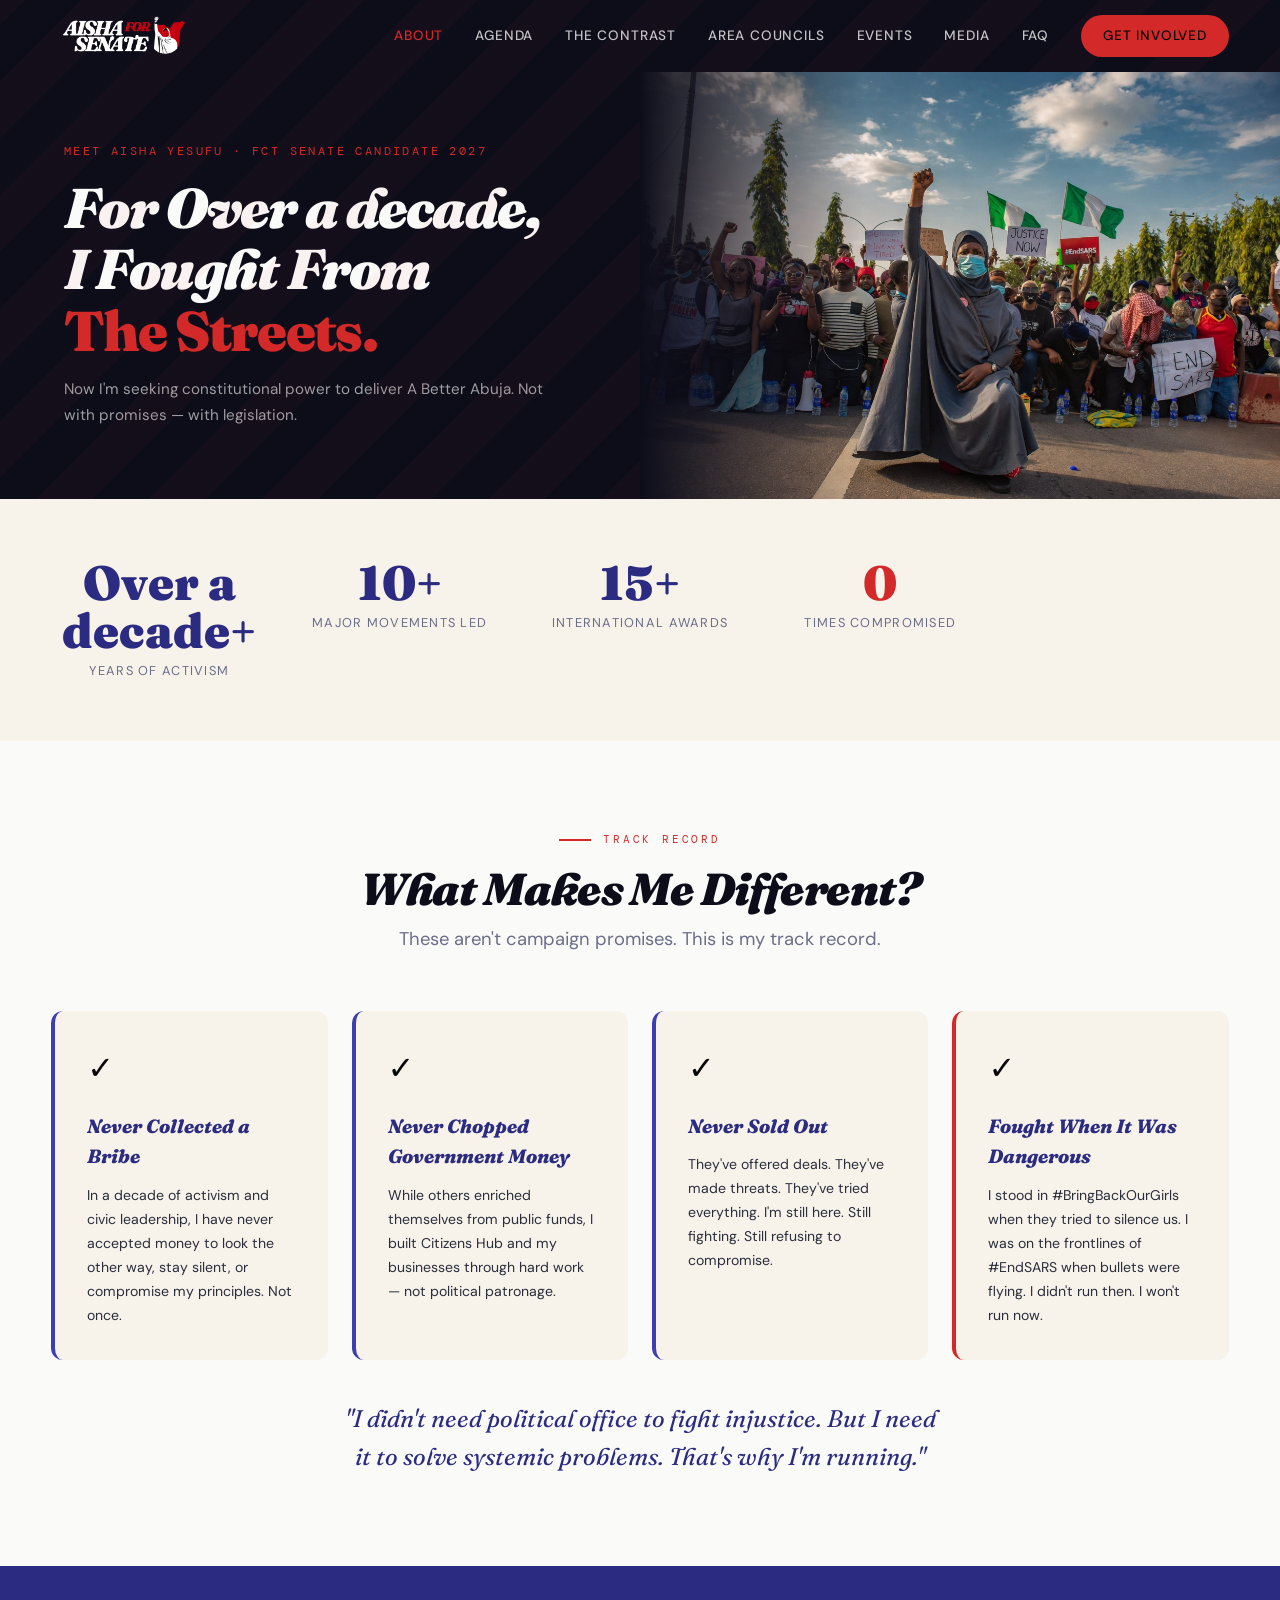
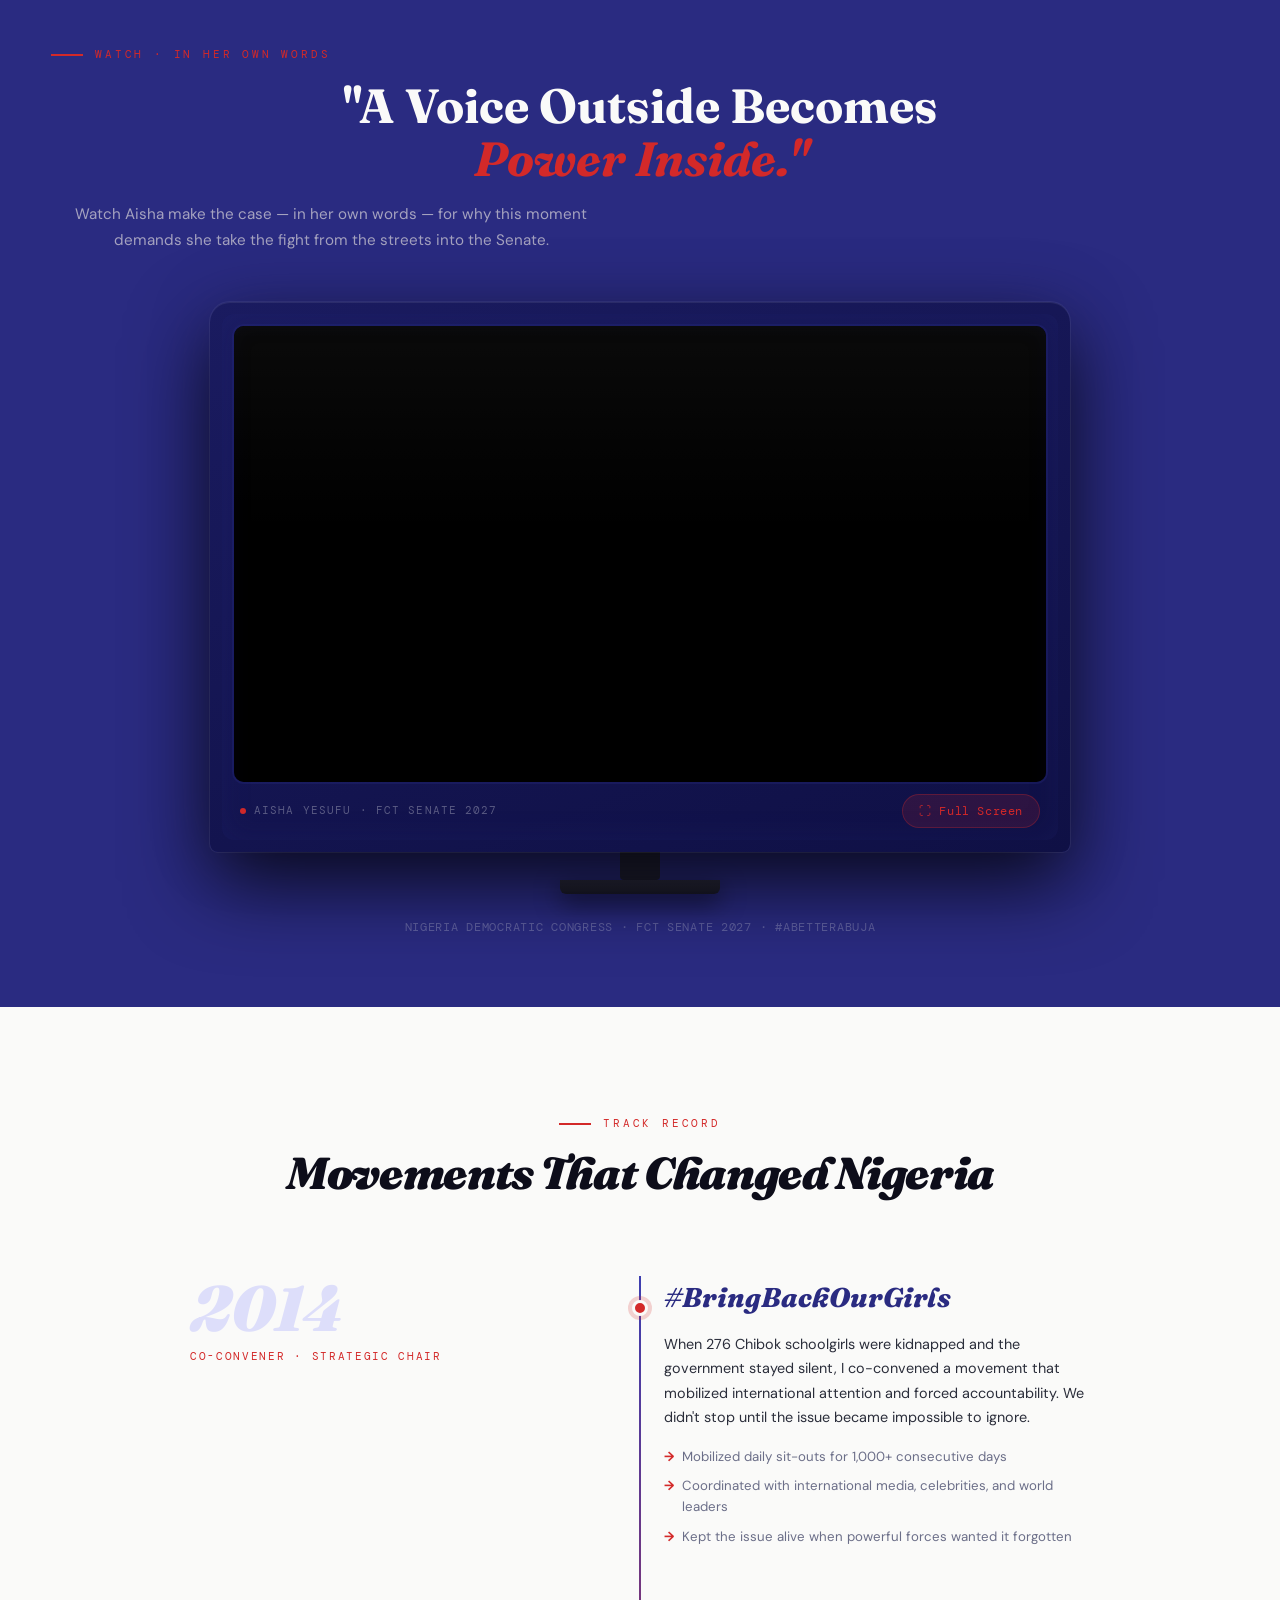
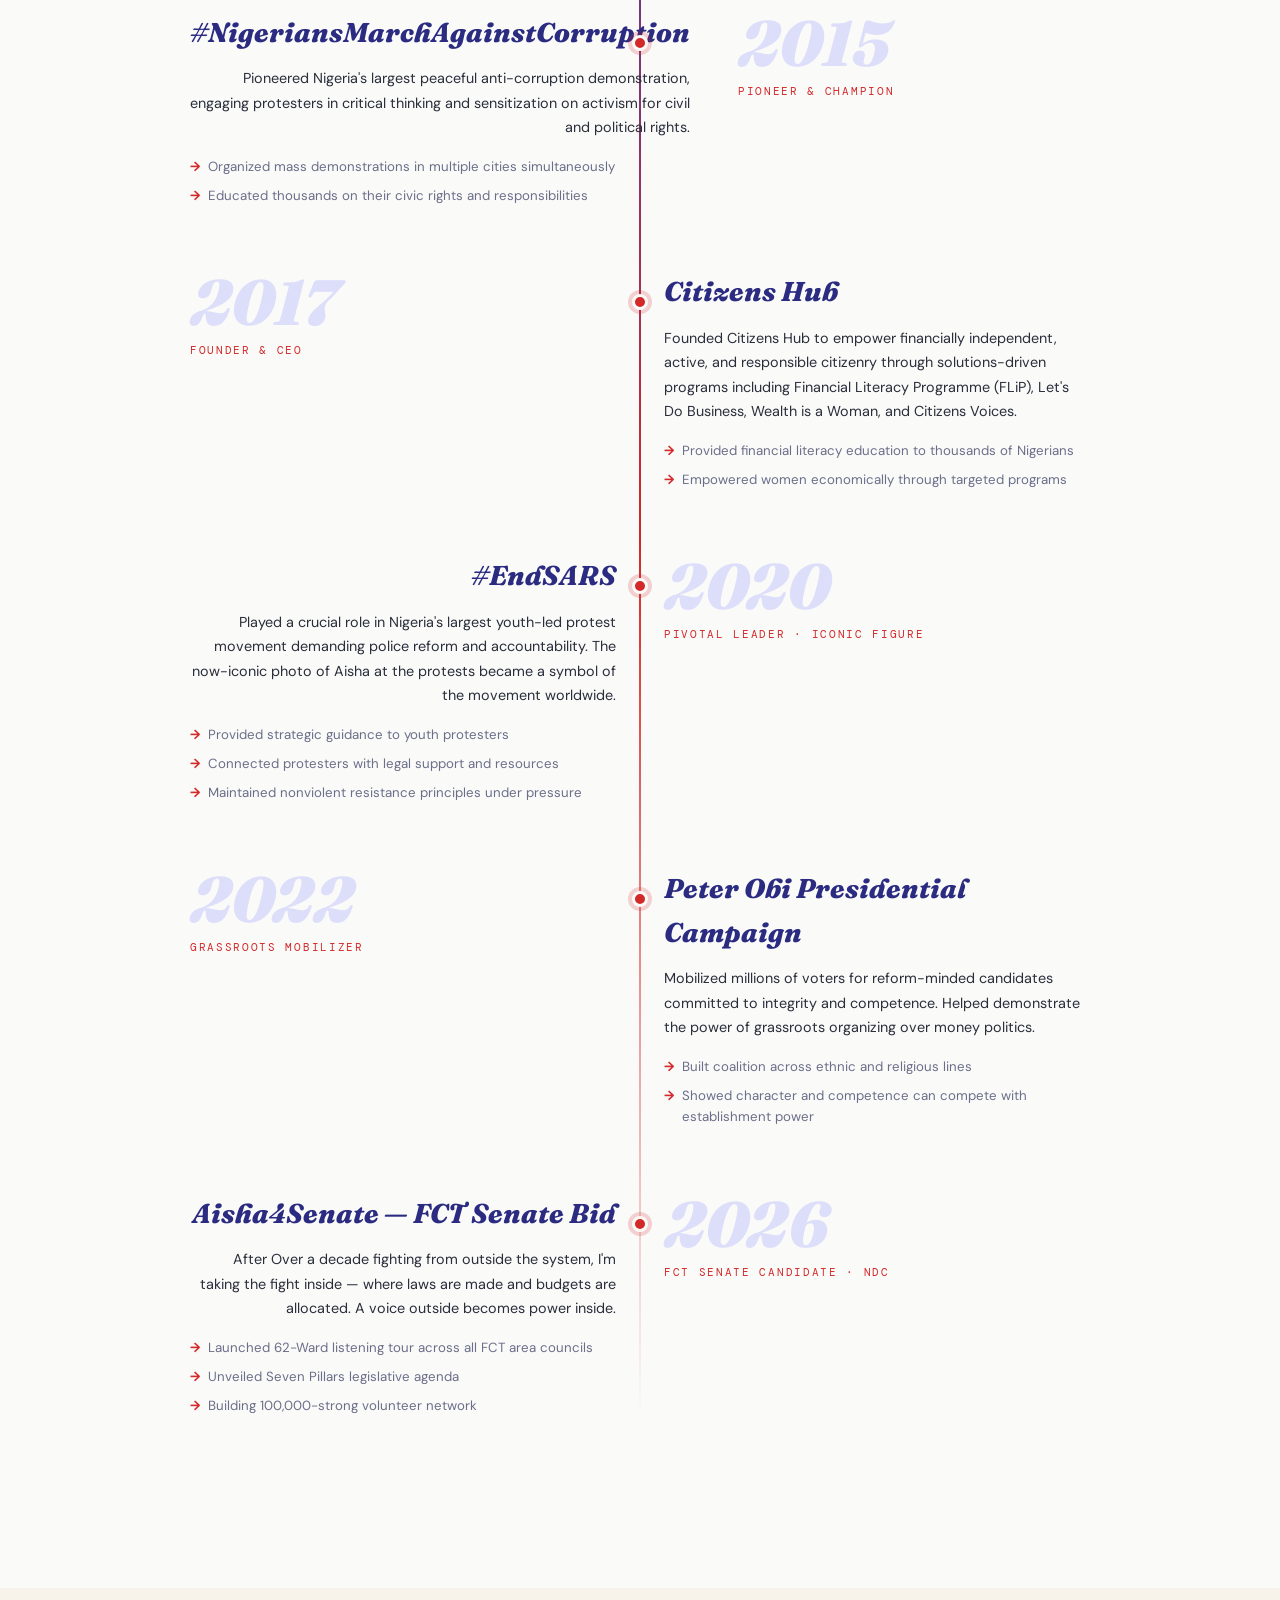
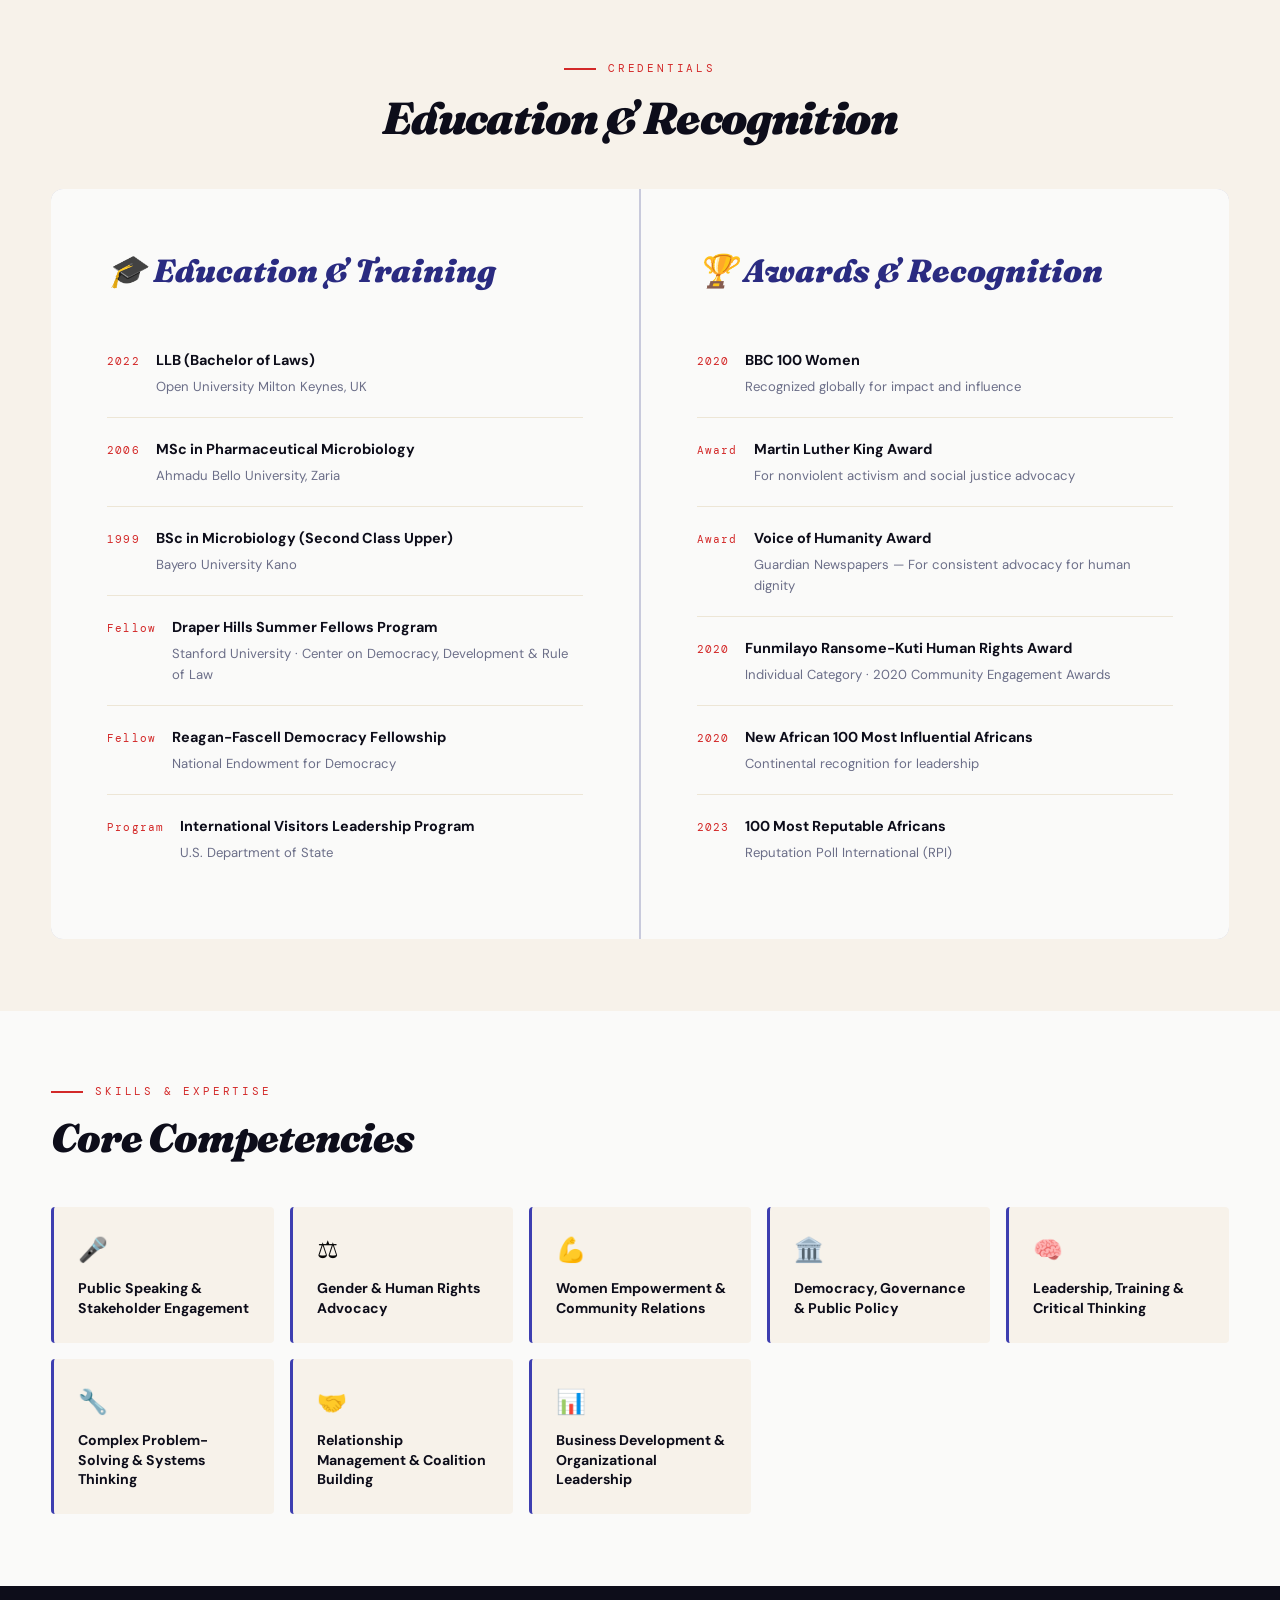
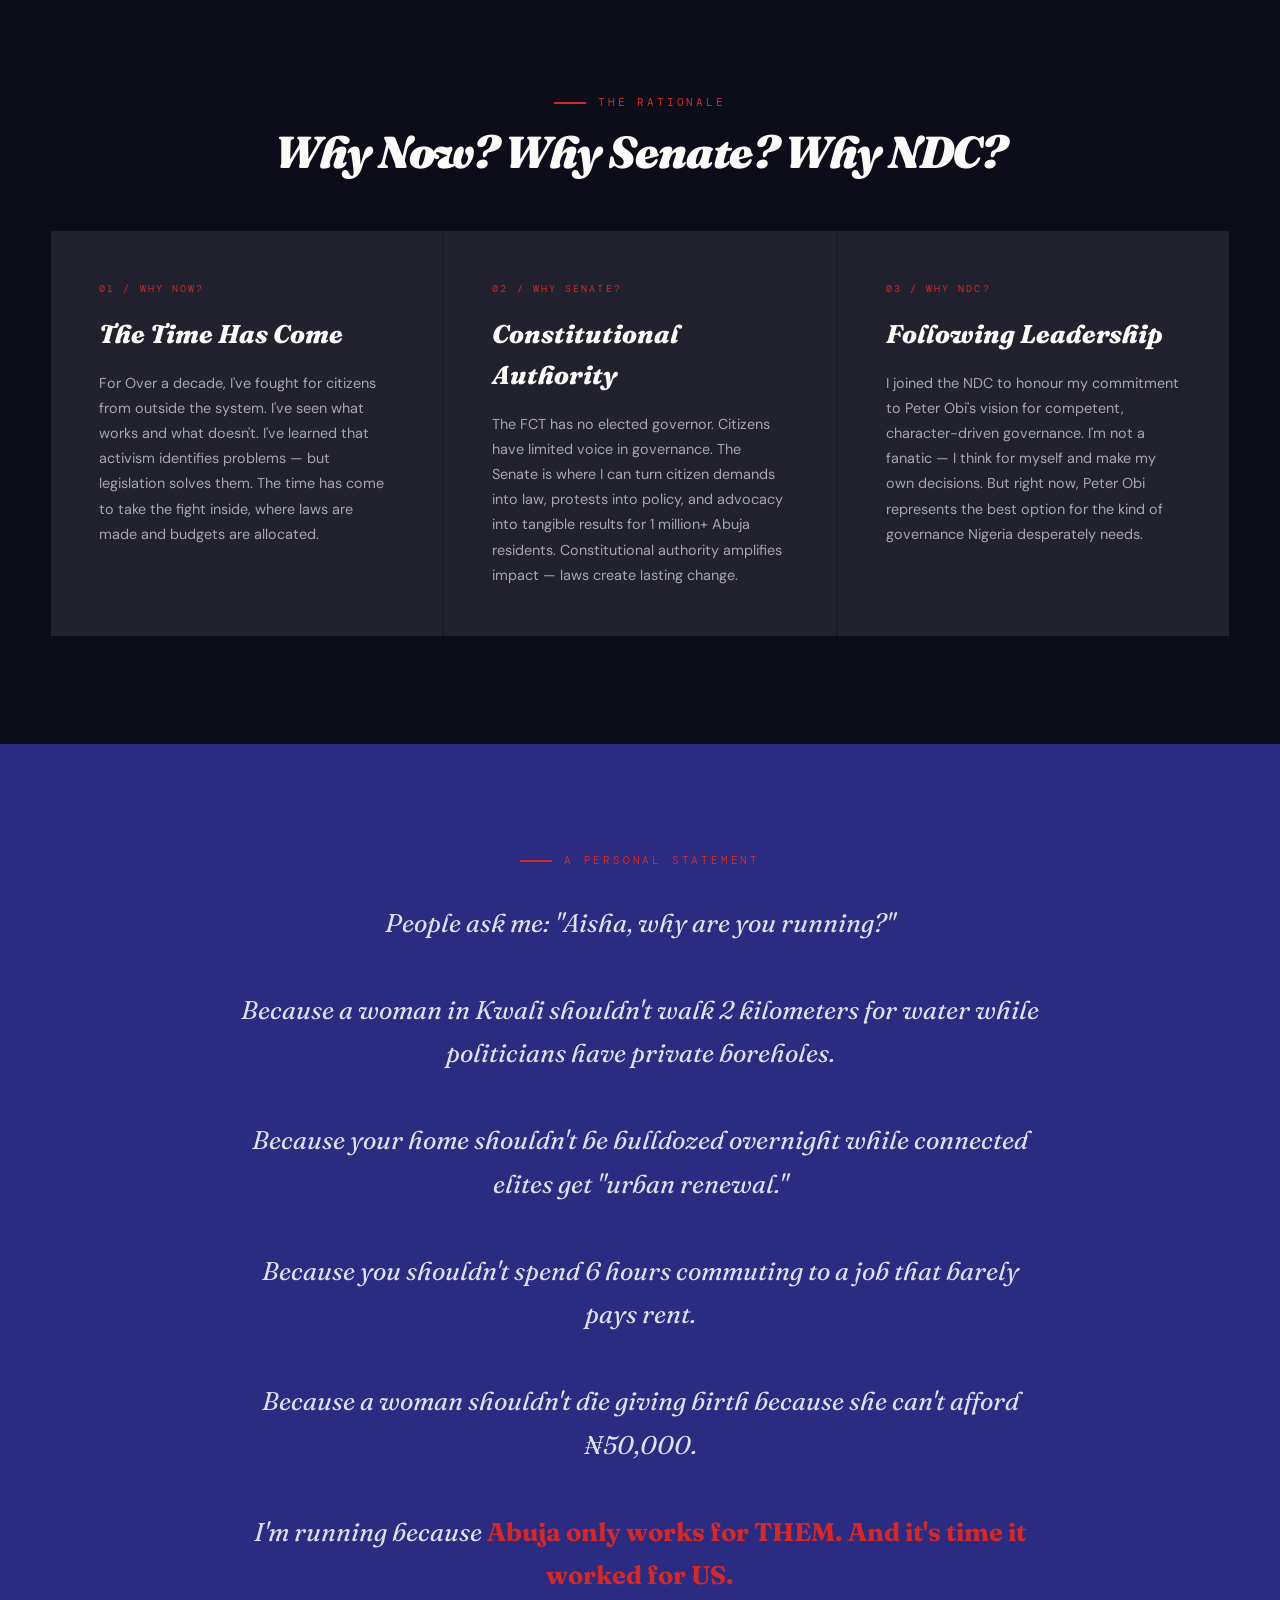
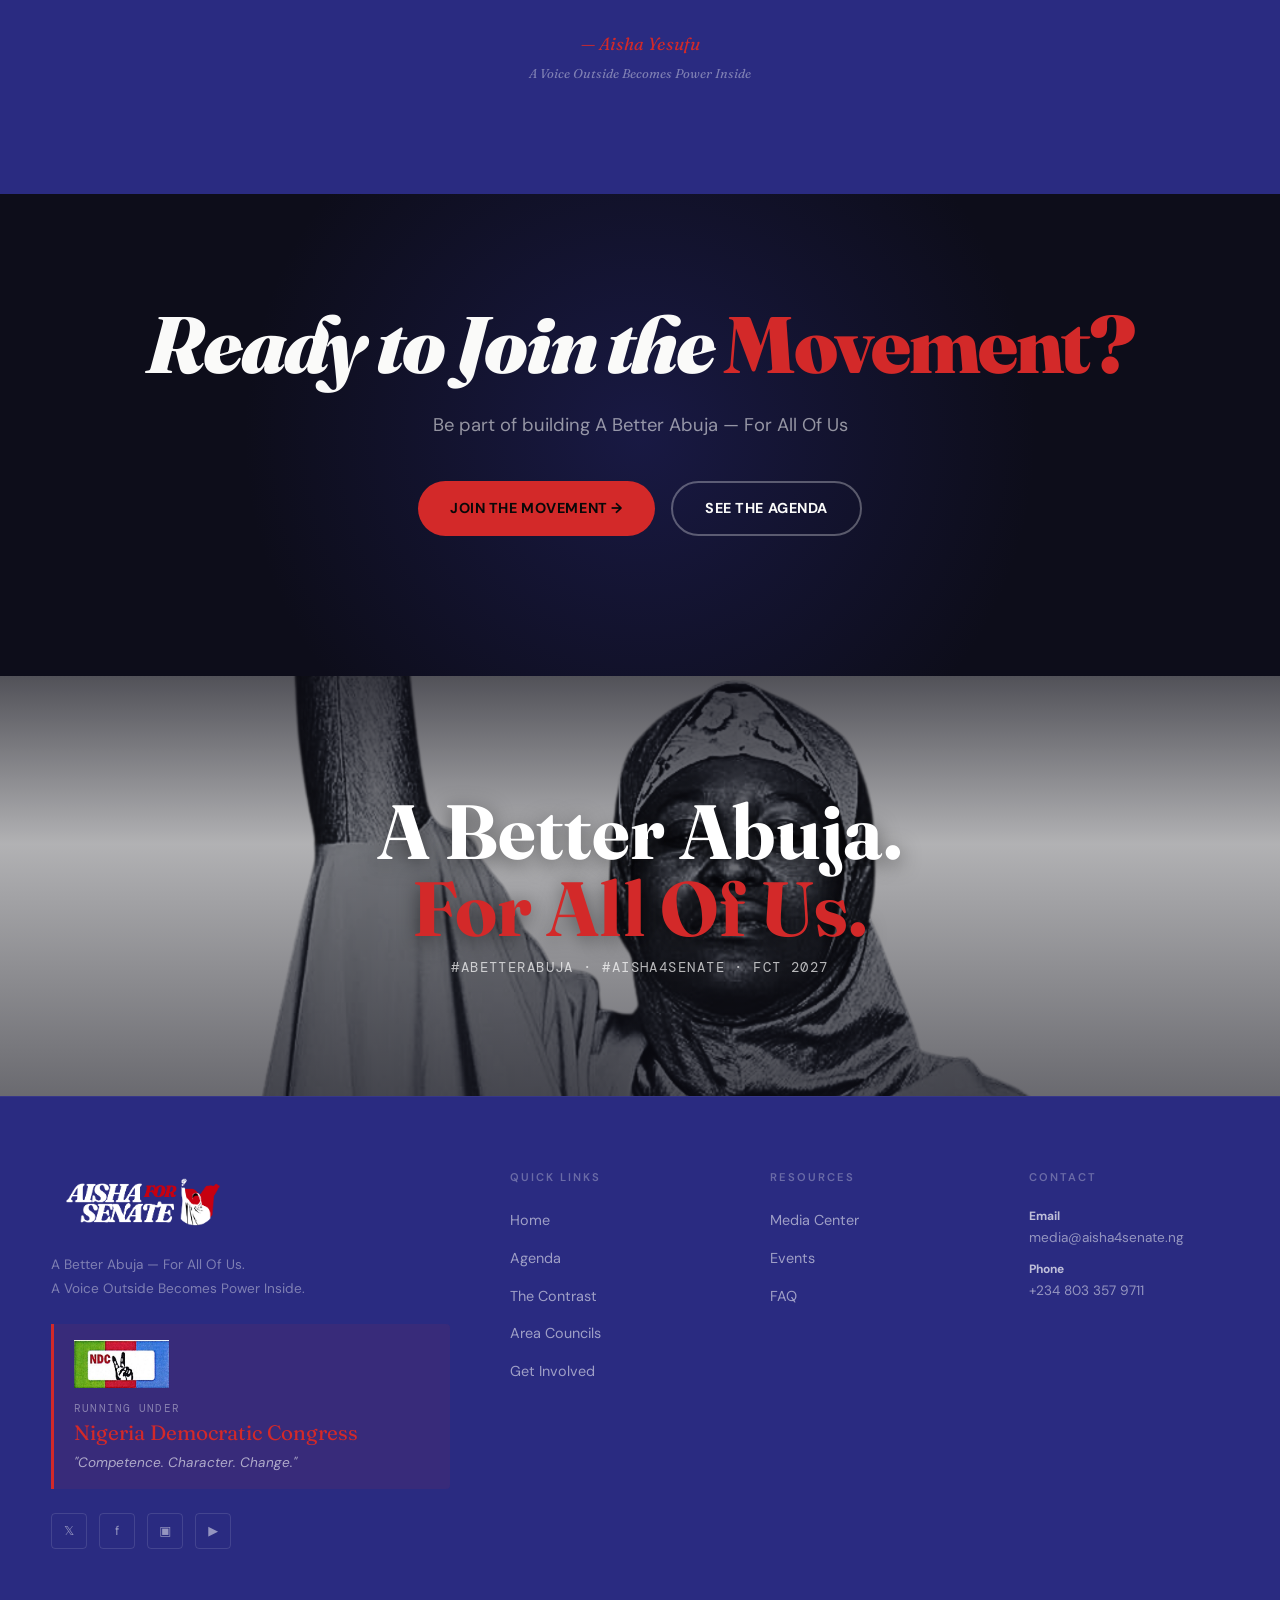
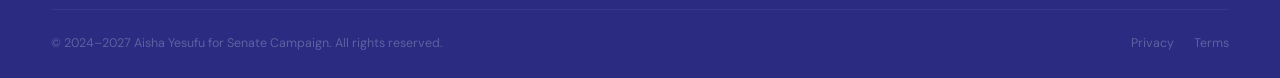
<file: about.html>
<!DOCTYPE html>
<html lang="en">
<head>
  <meta charset="UTF-8">
  <meta name="viewport" content="width=device-width, initial-scale=1.0">
  <title>About Aisha Yesufu — Over a decade Fighting For You | Aisha4Senate</title>
  <meta name="description" content="Meet Aisha Yesufu: Co-convener #BringBackOurGirls, BBC 100 Women 2020, Stanford Fellow. Over a decade of fearless advocacy. Now seeking constitutional power to deliver A Better Abuja.">
  <link rel="stylesheet" href="css/styles.css">
  <link rel="preconnect" href="https://fonts.googleapis.com">
<link rel="preconnect" href="https://fonts.gstatic.com" crossorigin>
</head>
<body>
<nav class="nav scrolled" id="nav">
  <div class="container nav-inner">
    <a href="index.html" class="nav-logo"><img src="/images/aisha-logo.png" alt="Aisha4Senate" class="nav-logo-img" onerror="this.style.display='none';this.nextElementSibling.style.display='flex'"><span class="nav-logo-text" style="display:none">AISHA<span>4</span>SENATE</span></a>
    <div class="nav-links">
      <a href="about.html" class="active">About</a>
      <a href="agenda.html">Agenda</a>
      <a href="contrast.html">The Contrast</a>
      <a href="area-councils.html">Area Councils</a>
      <a href="events.html">Events</a>
      <a href="media.html">Media</a>
      <a href="faq.html">FAQ</a>
      <a href="get-involved.html" class="nav-cta">Get Involved</a>
    </div>
    <button class="nav-hamburger" aria-label="Menu"><span></span><span></span><span></span></button>
  </div>
</nav>
<div class="nav-mobile">
  <a href="index.html">Home</a><a href="about.html">About</a><a href="agenda.html">Agenda</a>
  <a href="contrast.html">The Contrast</a><a href="events.html">Events</a>
  <a href="get-involved.html" style="color:var(--gold)">Get Involved →</a>
</div>

<!-- HERO -->
<section class="page-header" style="padding:0">
  <div class="page-header-split">
    <div class="container" style="display:contents">
      <div class="page-header-text" style="padding-left:max(1.5rem,calc((100vw - 1200px)/2 + 1.5rem))">
        <div class="eyebrow reveal">Meet Aisha Yesufu · FCT Senate Candidate 2027</div>
        <h1 class="reveal">For Over a decade,<br>I Fought From<br><em>The Streets.</em></h1>
        <p class="reveal reveal-delay-1">Now I'm seeking constitutional power to deliver A Better Abuja. Not with promises — with legislation.</p>
      </div>
      <div class="page-header-image">
        <!-- Name this image: aisha-about-bg.jpg -->
        <img src="/images/aisha-about-bg.jpg" alt="Aisha Yesufu" onerror="this.style.opacity='0'">
      </div>
    </div>
  </div>
</section>

<!-- QUICK BIO STATS -->
<section style="background:var(--cream);padding:60px 0;">
  <div class="container">
    <div style="display:grid;grid-template-columns:repeat(auto-fill,minmax(180px,1fr));gap:24px;text-align:center;">
      <div class="reveal">
        <div style="font-family:var(--font-display);font-size:3rem;font-weight:900;color:var(--green-deep);line-height:1">Over a decade+</div>
        <div style="font-size:0.8rem;letter-spacing:0.1em;text-transform:uppercase;color:var(--grey-mid);margin-top:6px">Years of Activism</div>
      </div>
      <div class="reveal reveal-delay-1">
        <div style="font-family:var(--font-display);font-size:3rem;font-weight:900;color:var(--green-deep);line-height:1">10+</div>
        <div style="font-size:0.8rem;letter-spacing:0.1em;text-transform:uppercase;color:var(--grey-mid);margin-top:6px">Major Movements Led</div>
      </div>
      <div class="reveal reveal-delay-2">
        <div style="font-family:var(--font-display);font-size:3rem;font-weight:900;color:var(--green-deep);line-height:1">15+</div>
        <div style="font-size:0.8rem;letter-spacing:0.1em;text-transform:uppercase;color:var(--grey-mid);margin-top:6px">International Awards</div>
      </div>
      <div class="reveal reveal-delay-3">
        <div style="font-family:var(--font-display);font-size:3rem;font-weight:900;color:var(--gold);line-height:1">0</div>
        <div style="font-size:0.8rem;letter-spacing:0.1em;text-transform:uppercase;color:var(--grey-mid);margin-top:6px">Times Compromised</div>
      </div>
    </div>
  </div>
</section>

<!-- CREDIBILITY CARDS -->
<section style="padding:clamp(60px,10vh,100px) 0;background:var(--white);">
  <div class="container">
    <div class="reveal" style="text-align:center;margin-bottom:56px">
      <div class="section-eyebrow" style="justify-content:center">Track Record</div>
      <h2 class="section-title" style="font-size:clamp(1.8rem,4vw,2.8rem);color:var(--near-black)">What Makes Me Different?</h2>
      <p class="section-subtitle" style="margin:12px auto 0;text-align:center">These aren't campaign promises. This is my track record.</p>
    </div>
    <div style="display:grid;grid-template-columns:repeat(auto-fill,minmax(260px,1fr));gap:24px;">
      <div class="about-badge-item reveal" style="background:var(--cream);border-radius:var(--radius-md);padding:32px;border-left:4px solid var(--green-mid);">
        <div style="font-size:2rem;margin-bottom:16px">✓</div>
        <h3 style="font-family:var(--font-display);font-size:1.2rem;font-weight:800;font-style:italic;color:var(--green-deep);margin-bottom:12px">Never Collected a Bribe</h3>
        <p style="font-size:0.88rem;color:var(--grey-dark);line-height:1.7">In a decade of activism and civic leadership, I have never accepted money to look the other way, stay silent, or compromise my principles. Not once.</p>
      </div>
      <div class="about-badge-item reveal reveal-delay-1" style="background:var(--cream);border-radius:var(--radius-md);padding:32px;border-left:4px solid var(--green-mid);">
        <div style="font-size:2rem;margin-bottom:16px">✓</div>
        <h3 style="font-family:var(--font-display);font-size:1.2rem;font-weight:800;font-style:italic;color:var(--green-deep);margin-bottom:12px">Never Chopped Government Money</h3>
        <p style="font-size:0.88rem;color:var(--grey-dark);line-height:1.7">While others enriched themselves from public funds, I built Citizens Hub and my businesses through hard work — not political patronage.</p>
      </div>
      <div class="about-badge-item reveal reveal-delay-2" style="background:var(--cream);border-radius:var(--radius-md);padding:32px;border-left:4px solid var(--green-mid);">
        <div style="font-size:2rem;margin-bottom:16px">✓</div>
        <h3 style="font-family:var(--font-display);font-size:1.2rem;font-weight:800;font-style:italic;color:var(--green-deep);margin-bottom:12px">Never Sold Out</h3>
        <p style="font-size:0.88rem;color:var(--grey-dark);line-height:1.7">They've offered deals. They've made threats. They've tried everything. I'm still here. Still fighting. Still refusing to compromise.</p>
      </div>
      <div class="about-badge-item reveal reveal-delay-3" style="background:var(--cream);border-radius:var(--radius-md);padding:32px;border-left:4px solid var(--gold);">
        <div style="font-size:2rem;margin-bottom:16px">✓</div>
        <h3 style="font-family:var(--font-display);font-size:1.2rem;font-weight:800;font-style:italic;color:var(--green-deep);margin-bottom:12px">Fought When It Was Dangerous</h3>
        <p style="font-size:0.88rem;color:var(--grey-dark);line-height:1.7">I stood in #BringBackOurGirls when they tried to silence us. I was on the frontlines of #EndSARS when bullets were flying. I didn't run then. I won't run now.</p>
      </div>
    </div>
    <div style="text-align:center;margin-top:40px">
      <blockquote style="font-family:var(--font-display);font-style:italic;font-size:clamp(1.1rem,2.5vw,1.5rem);color:var(--green-deep);max-width:600px;margin:0 auto">"I didn't need political office to fight injustice. But I need it to solve systemic problems. That's why I'm running."</blockquote>
    </div>
  </div>
</section>


<!-- ═══ FEATURED VIDEO ════════════════════════════════════════ -->
<section class="about-tv-section">
  <div class="container">
    <div class="about-tv-header reveal">
      <div class="section-eyebrow">Watch · In Her Own Words</div>
      <!-- Update this heading once you confirm the video title -->
      <h2 style="font-family:var(--font-display);font-size:clamp(1.8rem,4vw,3rem);color:var(--white);margin-top:.5rem;line-height:1.1">
        "A Voice Outside Becomes<br><em style="color:var(--gold)">Power Inside."</em>
      </h2>
      <p style="color:rgba(247,242,234,.6);font-size:.95rem;max-width:560px;margin-top:1rem;line-height:1.7">
        Watch Aisha make the case — in her own words — for why this moment demands she take the fight from the streets into the Senate.
      </p>
    </div>
    <div class="tv-outer reveal">
      <div class="tv-body">
        <div class="tv-screen">
          <iframe
            src="https://www.youtube.com/embed/LlwY-z5HXM4?rel=0&modestbranding=1&controls=1"
            title="Aisha Yesufu — In Her Own Words"
            allow="accelerometer; autoplay; clipboard-write; encrypted-media; gyroscope; picture-in-picture"
            allowfullscreen>
          </iframe>
          <div class="tv-reflection"></div>
        </div>
        <div class="tv-bottom-bar">
          <div class="tv-brand-dot"><span></span> AISHA YESUFU · FCT SENATE 2027</div>
          <a href="https://youtu.be/LlwY-z5HXM4" target="_blank" class="tv-unmute-btn">⛶ Full Screen</a>
        </div>
      </div>
      <div class="tv-stand-neck"></div>
      <div class="tv-stand-base"></div>
    </div>
    <p class="tv-caption" style="text-align:center">Nigeria Democratic Congress · FCT Senate 2027 · #ABetterAbuja</p>
  </div>
</section>

<!-- TIMELINE -->
<section class="timeline-section">
  <div class="container">
    <div class="reveal" style="text-align:center;margin-bottom:80px">
      <div class="section-eyebrow" style="justify-content:center">Track Record</div>
      <h2 class="section-title" style="font-size:clamp(1.8rem,4vw,2.8rem);color:var(--near-black)">Movements That Changed Nigeria</h2>
    </div>
    <div class="timeline">
      <div class="timeline-item reveal">
        <div>
          <div class="timeline-year">2014</div>
          <div class="timeline-role">Co-Convener · Strategic Chair</div>
        </div>
        <div class="timeline-content">
          <h3 class="timeline-title">#BringBackOurGirls</h3>
          <p class="timeline-desc">When 276 Chibok schoolgirls were kidnapped and the government stayed silent, I co-convened a movement that mobilized international attention and forced accountability. We didn't stop until the issue became impossible to ignore.</p>
          <div class="timeline-achievements">
            <div class="timeline-achievement">Mobilized daily sit-outs for 1,000+ consecutive days</div>
            <div class="timeline-achievement">Coordinated with international media, celebrities, and world leaders</div>
            <div class="timeline-achievement">Kept the issue alive when powerful forces wanted it forgotten</div>
          </div>
        </div>
      </div>
      <div class="timeline-item reveal">
        <div>
          <div class="timeline-year">2015</div>
          <div class="timeline-role">Pioneer &amp; Champion</div>
        </div>
        <div class="timeline-content">
          <h3 class="timeline-title">#NigeriansMarchAgainstCorruption</h3>
          <p class="timeline-desc">Pioneered Nigeria's largest peaceful anti-corruption demonstration, engaging protesters in critical thinking and sensitization on activism for civil and political rights.</p>
          <div class="timeline-achievements">
            <div class="timeline-achievement">Organized mass demonstrations in multiple cities simultaneously</div>
            <div class="timeline-achievement">Educated thousands on their civic rights and responsibilities</div>
          </div>
        </div>
      </div>
      <div class="timeline-item reveal">
        <div>
          <div class="timeline-year">2017</div>
          <div class="timeline-role">Founder &amp; CEO</div>
        </div>
        <div class="timeline-content">
          <h3 class="timeline-title">Citizens Hub</h3>
          <p class="timeline-desc">Founded Citizens Hub to empower financially independent, active, and responsible citizenry through solutions-driven programs including Financial Literacy Programme (FLiP), Let's Do Business, Wealth is a Woman, and Citizens Voices.</p>
          <div class="timeline-achievements">
            <div class="timeline-achievement">Provided financial literacy education to thousands of Nigerians</div>
            <div class="timeline-achievement">Empowered women economically through targeted programs</div>
          </div>
        </div>
      </div>
      <div class="timeline-item reveal">
        <div>
          <div class="timeline-year">2020</div>
          <div class="timeline-role">Pivotal Leader · Iconic Figure</div>
        </div>
        <div class="timeline-content">
          <h3 class="timeline-title">#EndSARS</h3>
          <p class="timeline-desc">Played a crucial role in Nigeria's largest youth-led protest movement demanding police reform and accountability. The now-iconic photo of Aisha at the protests became a symbol of the movement worldwide.</p>
          <div class="timeline-achievements">
            <div class="timeline-achievement">Provided strategic guidance to youth protesters</div>
            <div class="timeline-achievement">Connected protesters with legal support and resources</div>
            <div class="timeline-achievement">Maintained nonviolent resistance principles under pressure</div>
          </div>
        </div>
      </div>
      <div class="timeline-item reveal">
        <div>
          <div class="timeline-year">2022</div>
          <div class="timeline-role">Grassroots Mobilizer</div>
        </div>
        <div class="timeline-content">
          <h3 class="timeline-title">Peter Obi Presidential Campaign</h3>
          <p class="timeline-desc">Mobilized millions of voters for reform-minded candidates committed to integrity and competence. Helped demonstrate the power of grassroots organizing over money politics.</p>
          <div class="timeline-achievements">
            <div class="timeline-achievement">Built coalition across ethnic and religious lines</div>
            <div class="timeline-achievement">Showed character and competence can compete with establishment power</div>
          </div>
        </div>
      </div>
      <div class="timeline-item reveal">
        <div>
          <div class="timeline-year">2026</div>
          <div class="timeline-role">FCT Senate Candidate · NDC</div>
        </div>
        <div class="timeline-content">
          <h3 class="timeline-title">Aisha4Senate — FCT Senate Bid</h3>
          <p class="timeline-desc">After Over a decade fighting from outside the system, I'm taking the fight inside — where laws are made and budgets are allocated. A voice outside becomes power inside.</p>
          <div class="timeline-achievements">
            <div class="timeline-achievement">Launched 62-Ward listening tour across all FCT area councils</div>
            <div class="timeline-achievement">Unveiled Seven Pillars legislative agenda</div>
            <div class="timeline-achievement">Building 100,000-strong volunteer network</div>
          </div>
        </div>
      </div>
    </div>
  </div>
</section>

<!-- EDUCATION & AWARDS -->
<section class="edu-awards">
  <div class="container">
    <div class="reveal" style="text-align:center;margin-bottom:48px">
      <div class="section-eyebrow" style="justify-content:center">Credentials</div>
      <h2 class="section-title" style="font-size:clamp(1.8rem,4vw,2.8rem);color:var(--near-black)">Education &amp; Recognition</h2>
    </div>
    <div class="edu-grid">
      <div class="edu-col reveal">
        <h2>🎓 Education &amp; Training</h2>
        <div class="edu-item">
          <div class="edu-year">2022</div>
          <div>
            <div class="edu-title">LLB (Bachelor of Laws)</div>
            <div class="edu-inst">Open University Milton Keynes, UK</div>
          </div>
        </div>
        <div class="edu-item">
          <div class="edu-year">2006</div>
          <div>
            <div class="edu-title">MSc in Pharmaceutical Microbiology</div>
            <div class="edu-inst">Ahmadu Bello University, Zaria</div>
          </div>
        </div>
        <div class="edu-item">
          <div class="edu-year">1999</div>
          <div>
            <div class="edu-title">BSc in Microbiology (Second Class Upper)</div>
            <div class="edu-inst">Bayero University Kano</div>
          </div>
        </div>
        <div class="edu-item">
          <div class="edu-year">Fellow</div>
          <div>
            <div class="edu-title">Draper Hills Summer Fellows Program</div>
            <div class="edu-inst">Stanford University · Center on Democracy, Development &amp; Rule of Law</div>
          </div>
        </div>
        <div class="edu-item">
          <div class="edu-year">Fellow</div>
          <div>
            <div class="edu-title">Reagan-Fascell Democracy Fellowship</div>
            <div class="edu-inst">National Endowment for Democracy</div>
          </div>
        </div>
        <div class="edu-item">
          <div class="edu-year">Program</div>
          <div>
            <div class="edu-title">International Visitors Leadership Program</div>
            <div class="edu-inst">U.S. Department of State</div>
          </div>
        </div>
      </div>
      <div class="edu-col reveal reveal-delay-2">
        <h2>🏆 Awards &amp; Recognition</h2>
        <div class="edu-item">
          <div class="edu-year">2020</div>
          <div>
            <div class="edu-title">BBC 100 Women</div>
            <div class="edu-inst">Recognized globally for impact and influence</div>
          </div>
        </div>
        <div class="edu-item">
          <div class="edu-year">Award</div>
          <div>
            <div class="edu-title">Martin Luther King Award</div>
            <div class="edu-inst">For nonviolent activism and social justice advocacy</div>
          </div>
        </div>
        <div class="edu-item">
          <div class="edu-year">Award</div>
          <div>
            <div class="edu-title">Voice of Humanity Award</div>
            <div class="edu-inst">Guardian Newspapers — For consistent advocacy for human dignity</div>
          </div>
        </div>
        <div class="edu-item">
          <div class="edu-year">2020</div>
          <div>
            <div class="edu-title">Funmilayo Ransome-Kuti Human Rights Award</div>
            <div class="edu-inst">Individual Category · 2020 Community Engagement Awards</div>
          </div>
        </div>
        <div class="edu-item">
          <div class="edu-year">2020</div>
          <div>
            <div class="edu-title">New African 100 Most Influential Africans</div>
            <div class="edu-inst">Continental recognition for leadership</div>
          </div>
        </div>
        <div class="edu-item">
          <div class="edu-year">2023</div>
          <div>
            <div class="edu-title">100 Most Reputable Africans</div>
            <div class="edu-inst">Reputation Poll International (RPI)</div>
          </div>
        </div>
      </div>
    </div>
  </div>
</section>

<!-- COMPETENCIES -->
<section style="padding:clamp(60px,8vh,100px) 0;background:var(--white);">
  <div class="container">
    <div class="reveal" style="margin-bottom:48px">
      <div class="section-eyebrow">Skills &amp; Expertise</div>
      <h2 class="section-title" style="font-size:clamp(1.8rem,4vw,2.5rem);color:var(--near-black)">Core Competencies</h2>
    </div>
    <div class="competencies-grid">
      <div class="competency-card reveal"><div class="competency-icon">🎤</div><div class="competency-title">Public Speaking &amp; Stakeholder Engagement</div></div>
      <div class="competency-card reveal reveal-delay-1"><div class="competency-icon">⚖️</div><div class="competency-title">Gender &amp; Human Rights Advocacy</div></div>
      <div class="competency-card reveal reveal-delay-2"><div class="competency-icon">💪</div><div class="competency-title">Women Empowerment &amp; Community Relations</div></div>
      <div class="competency-card reveal"><div class="competency-icon">🏛️</div><div class="competency-title">Democracy, Governance &amp; Public Policy</div></div>
      <div class="competency-card reveal reveal-delay-1"><div class="competency-icon">🧠</div><div class="competency-title">Leadership, Training &amp; Critical Thinking</div></div>
      <div class="competency-card reveal reveal-delay-2"><div class="competency-icon">🔧</div><div class="competency-title">Complex Problem-Solving &amp; Systems Thinking</div></div>
      <div class="competency-card reveal"><div class="competency-icon">🤝</div><div class="competency-title">Relationship Management &amp; Coalition Building</div></div>
      <div class="competency-card reveal reveal-delay-1"><div class="competency-icon">📊</div><div class="competency-title">Business Development &amp; Organizational Leadership</div></div>
    </div>
  </div>
</section>

<!-- WHY NOW? WHY SENATE? WHY NDC? -->
<section class="why-section">
  <div class="container">
    <div class="reveal" style="text-align:center;margin-bottom:16px">
      <div class="section-eyebrow" style="justify-content:center">The Rationale</div>
      <h2 class="section-title" style="color:var(--white);font-size:clamp(1.8rem,4vw,2.8rem)">Why Now? Why Senate? Why NDC?</h2>
    </div>
    <div class="why-grid">
      <div class="why-card reveal">
        <div class="why-num">01 / WHY NOW?</div>
        <h3>The Time Has Come</h3>
        <p>For Over a decade, I've fought for citizens from outside the system. I've seen what works and what doesn't. I've learned that activism identifies problems — but legislation solves them. The time has come to take the fight inside, where laws are made and budgets are allocated.</p>
      </div>
      <div class="why-card reveal reveal-delay-1">
        <div class="why-num">02 / WHY SENATE?</div>
        <h3>Constitutional Authority</h3>
        <p>The FCT has no elected governor. Citizens have limited voice in governance. The Senate is where I can turn citizen demands into law, protests into policy, and advocacy into tangible results for 1 million+ Abuja residents. Constitutional authority amplifies impact — laws create lasting change.</p>
      </div>
      <div class="why-card reveal reveal-delay-2">
        <div class="why-num">03 / WHY NDC?</div>
        <h3>Following Leadership</h3>
        <p>I joined the NDC to honour my commitment to Peter Obi's vision for competent, character-driven governance. I'm not a fanatic — I think for myself and make my own decisions. But right now, Peter Obi represents the best option for the kind of governance Nigeria desperately needs.</p>
      </div>
    </div>
  </div>
</section>

<!-- PERSONAL STATEMENT -->
<section class="statement-section">
  <div class="container" style="position:relative;z-index:1">
    <div class="reveal">
      <div class="section-eyebrow" style="justify-content:center;margin-bottom:32px">A Personal Statement</div>
      <p class="statement-quote">
        People ask me: <em>"Aisha, why are you running?"</em><br><br>
        Because a woman in Kwali shouldn't walk 2 kilometers for water while politicians have private boreholes.<br><br>
        Because your home shouldn't be bulldozed overnight while connected elites get "urban renewal."<br><br>
        Because you shouldn't spend 6 hours commuting to a job that barely pays rent.<br><br>
        Because a woman shouldn't die giving birth because she can't afford ₦50,000.<br><br>
        I'm running because <strong>Abuja only works for THEM. And it's time it worked for US.</strong>
      </p>
      <div class="statement-signature">— Aisha Yesufu<br><small style="font-size:0.8rem;color:rgba(255,255,255,0.4)">A Voice Outside Becomes Power Inside</small></div>
    </div>
  </div>
</section>

<!-- CTA -->
<section class="cta-section">
  <div class="container" style="position:relative;z-index:1">
    <div class="reveal">
      <h2>Ready to Join the <em>Movement?</em></h2>
      <p>Be part of building A Better Abuja — For All Of Us</p>
      <div class="cta-actions">
        <a href="get-involved.html" class="btn btn-primary">Join The Movement →</a>
        <a href="agenda.html" class="btn btn-secondary">See The Agenda</a>
      </div>
    </div>
  </div>
</section>

<!-- FOOTER -->
<!-- ═══ PRE-FOOTER RALLY STRIP ════════════════════════════════ -->
<div class="prefooter-rally">
  <img src="/images/aisha-rally-hands.jpg" alt="Aisha Yesufu — The Movement">
  <div class="prefooter-rally-overlay">
    <div class="prefooter-rally-text">
      <h2>A Better Abuja.<br><em>For All Of Us.</em></h2>
      <p>#ABetterAbuja · #Aisha4Senate · FCT 2027</p>
    </div>
  </div>
</div>
<footer class="footer">
  <div class="container">
    <div class="footer-grid">
      <div class="footer-brand">
        <img src="/images/aisha-logo.png" alt="Aisha4Senate" class="footer-logo-img" onerror="this.style.display='none'">
        <p class="tagline">A Better Abuja — For All Of Us.<br>A Voice Outside Becomes Power Inside.</p>
        <div class="footer-ndc-block">
          <img src="/images/ndc-logo.png" alt="Nigeria Democratic Congress" style="height:48px;width:auto;display:block;margin-bottom:.75rem;" onerror="this.style.display='none'">
          <div class="ndc-label">Running Under</div>
          <div class="ndc-name">Nigeria Democratic Congress</div>
          <div class="ndc-motto">"Competence. Character. Change."</div>
        </div>
        <div class="footer-socials">
          <a href="#" class="footer-social">𝕏</a><a href="#" class="footer-social">f</a>
          <a href="#" class="footer-social">▣</a><a href="#" class="footer-social">▶</a>
        </div>
      </div>
      <div class="footer-col"><h4>Quick Links</h4><ul>
        <li><a href="index.html">Home</a></li><li><a href="agenda.html">Agenda</a></li>
        <li><a href="contrast.html">The Contrast</a></li><li><a href="area-councils.html">Area Councils</a></li>
        <li><a href="get-involved.html">Get Involved</a></li>
      </ul></div>
      <div class="footer-col"><h4>Resources</h4><ul>
        <li><a href="media.html">Media Center</a></li><li><a href="events.html">Events</a></li>
        <li><a href="faq.html">FAQ</a></li>
      </ul></div>
      <div class="footer-col"><h4>Contact</h4>
        <div class="footer-contact-item"><div><strong>Email</strong>media@aisha4senate.ng</div></div>
        <div class="footer-contact-item"><div><strong>Phone</strong>+234 803 357 9711</div></div>
      </div>
    </div>
    <div class="footer-bottom">
      <p>© 2024–2027 Aisha Yesufu for Senate Campaign. All rights reserved.</p>
      <div class="footer-bottom-links"><a href="#">Privacy</a><a href="#">Terms</a></div>
    </div>
  </div>
</footer>
<script src="js/main.js"></script>
</body>
</html>
</file>
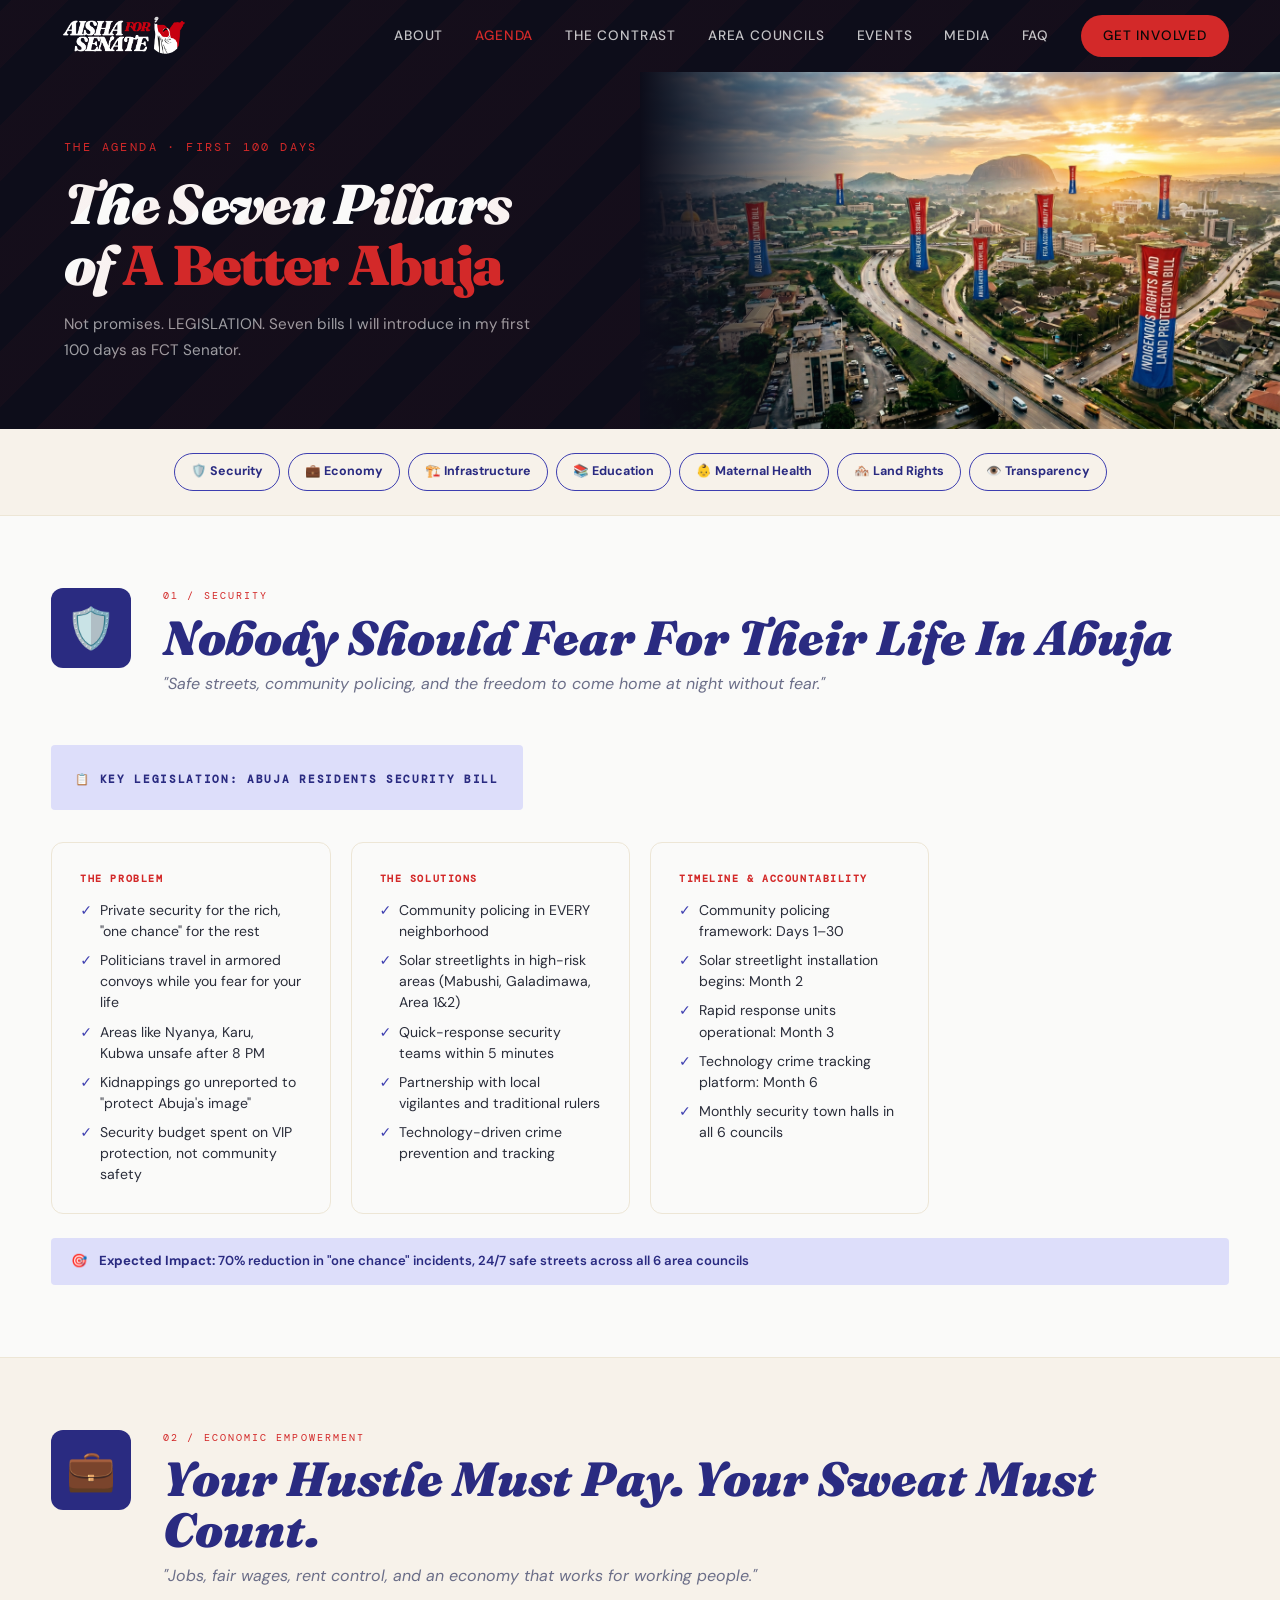
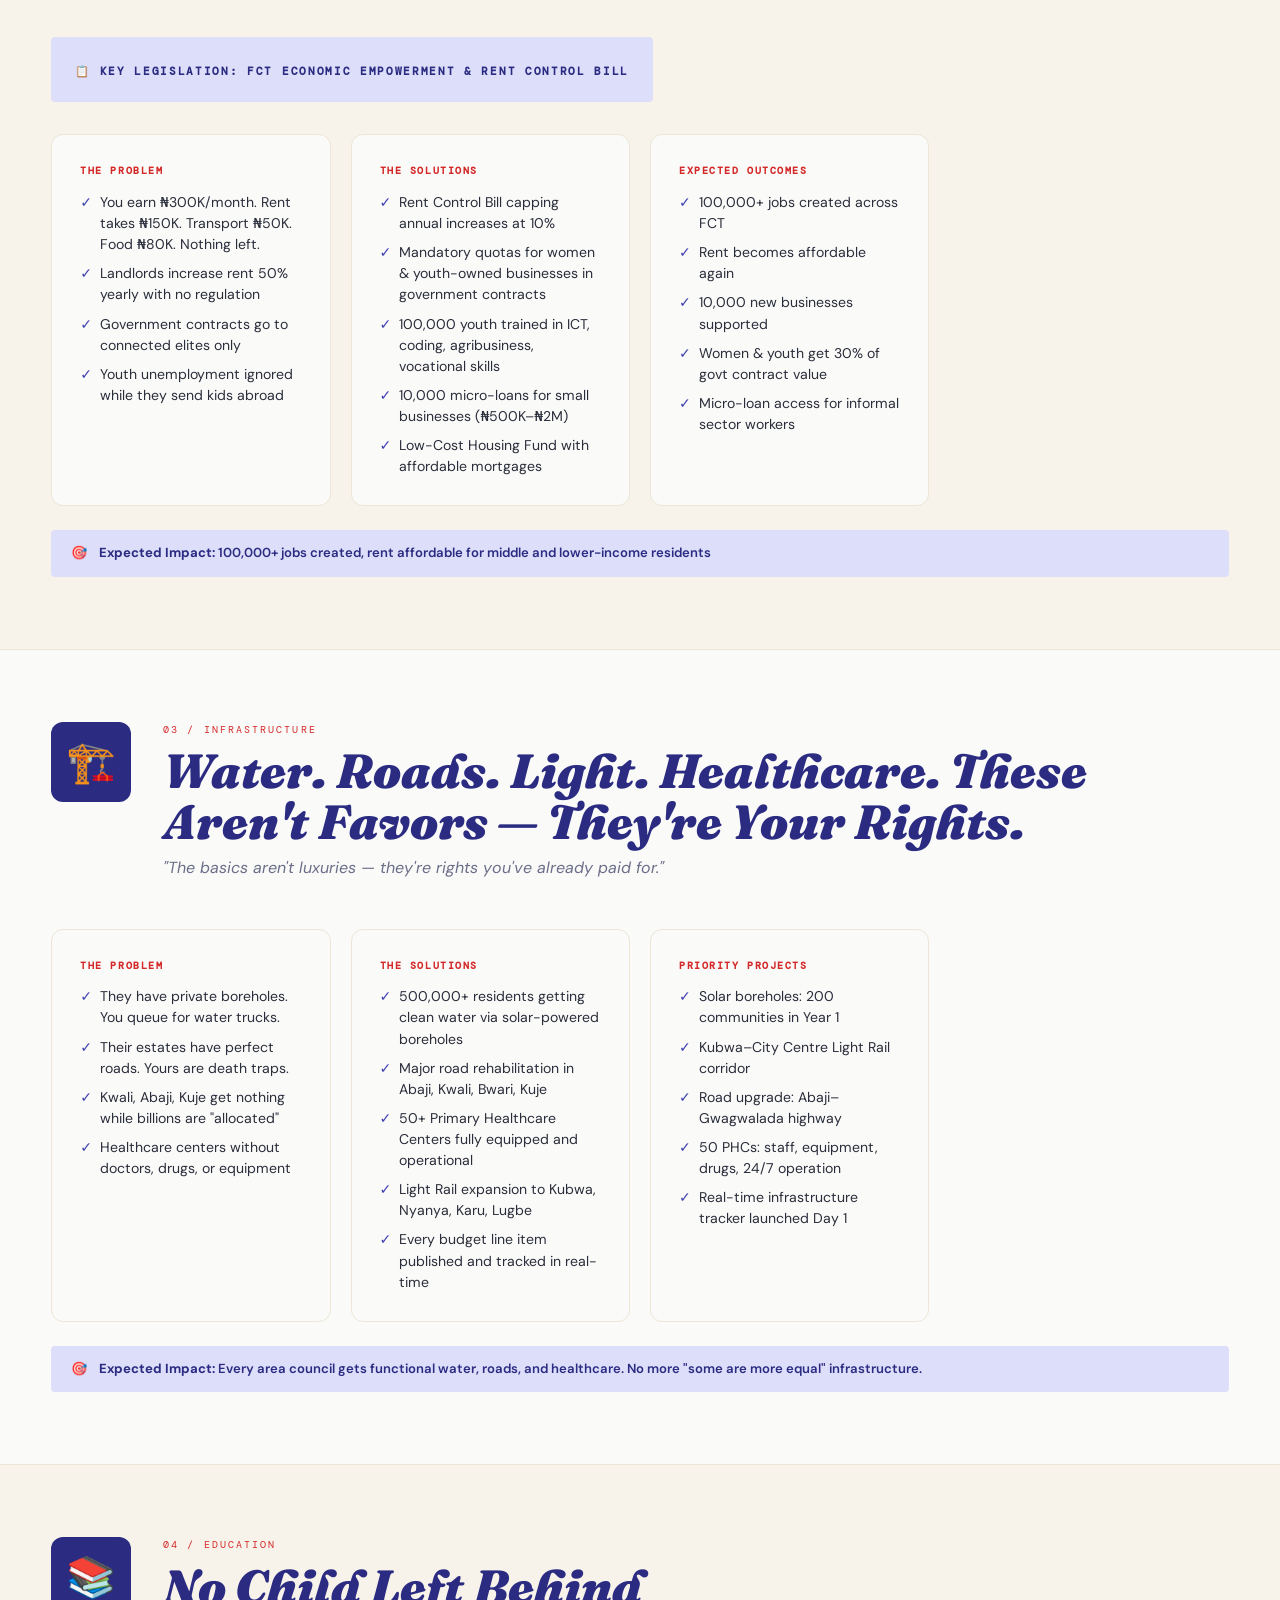
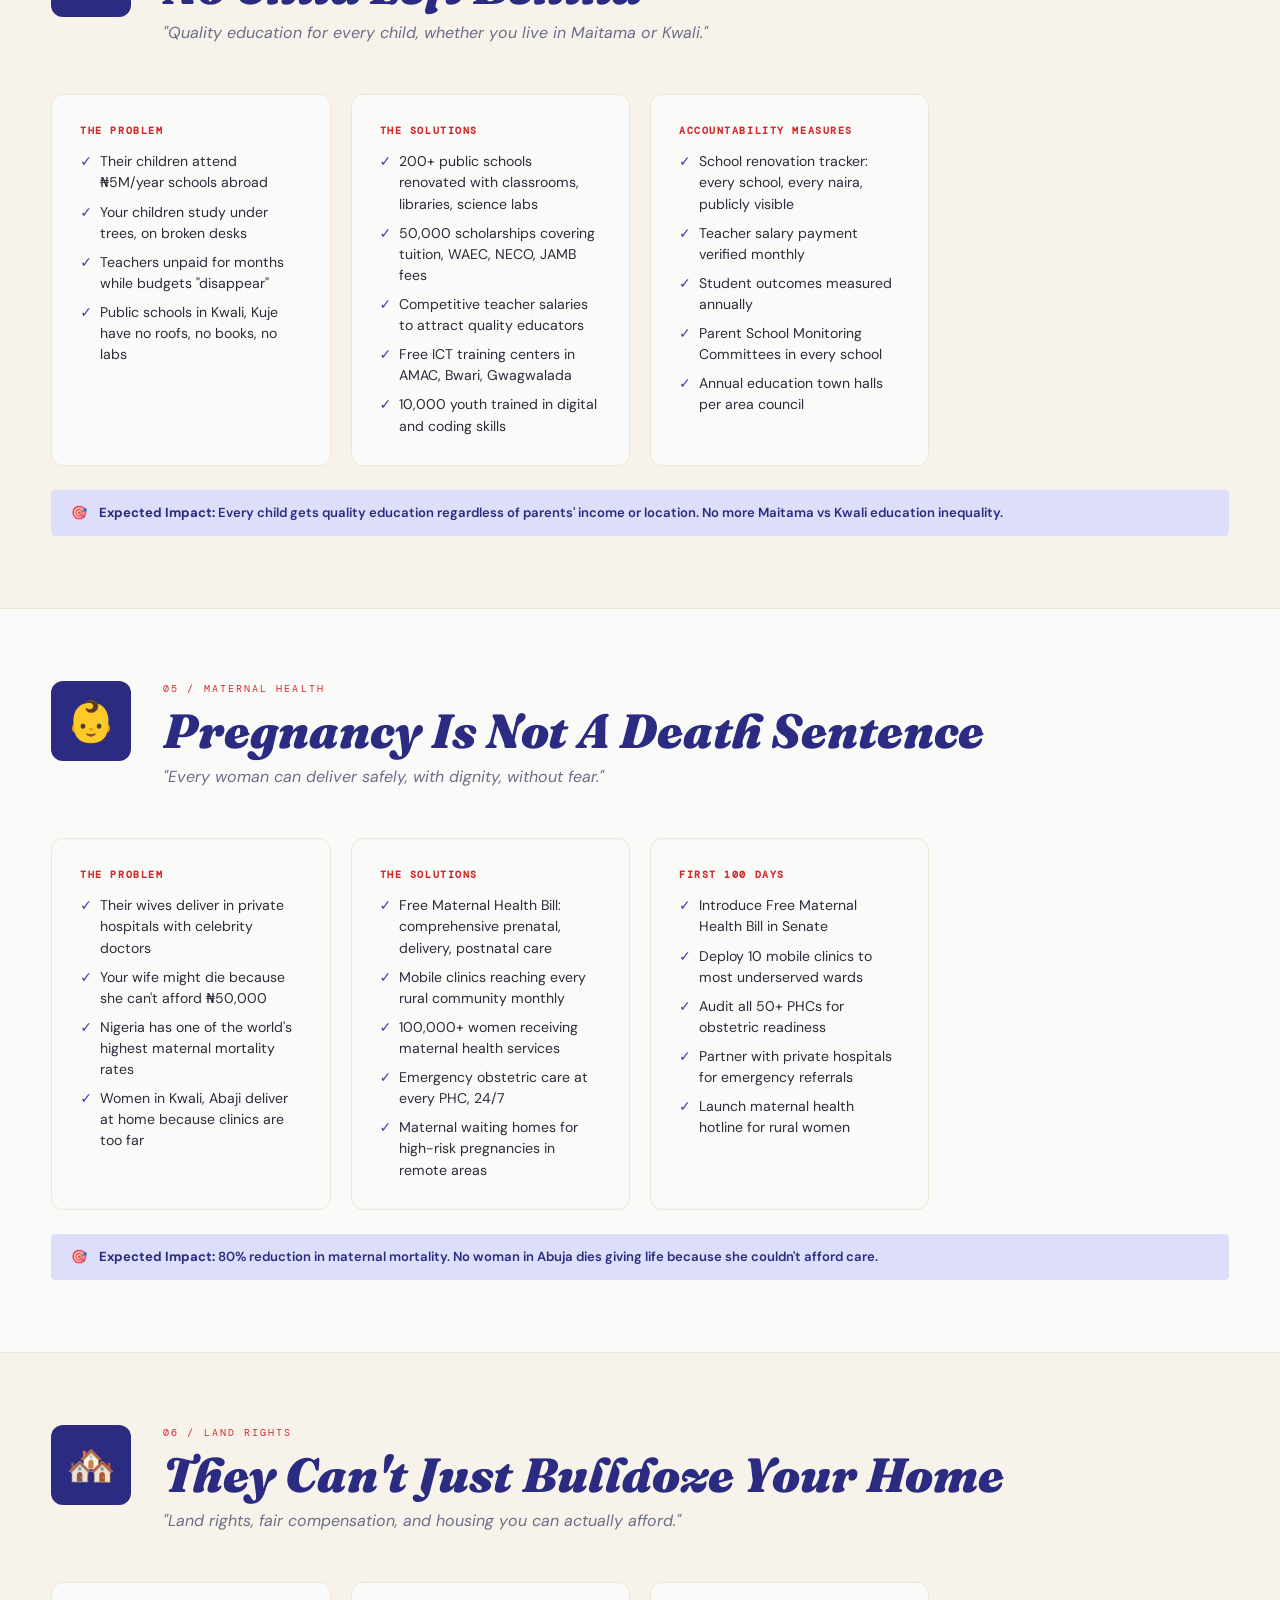
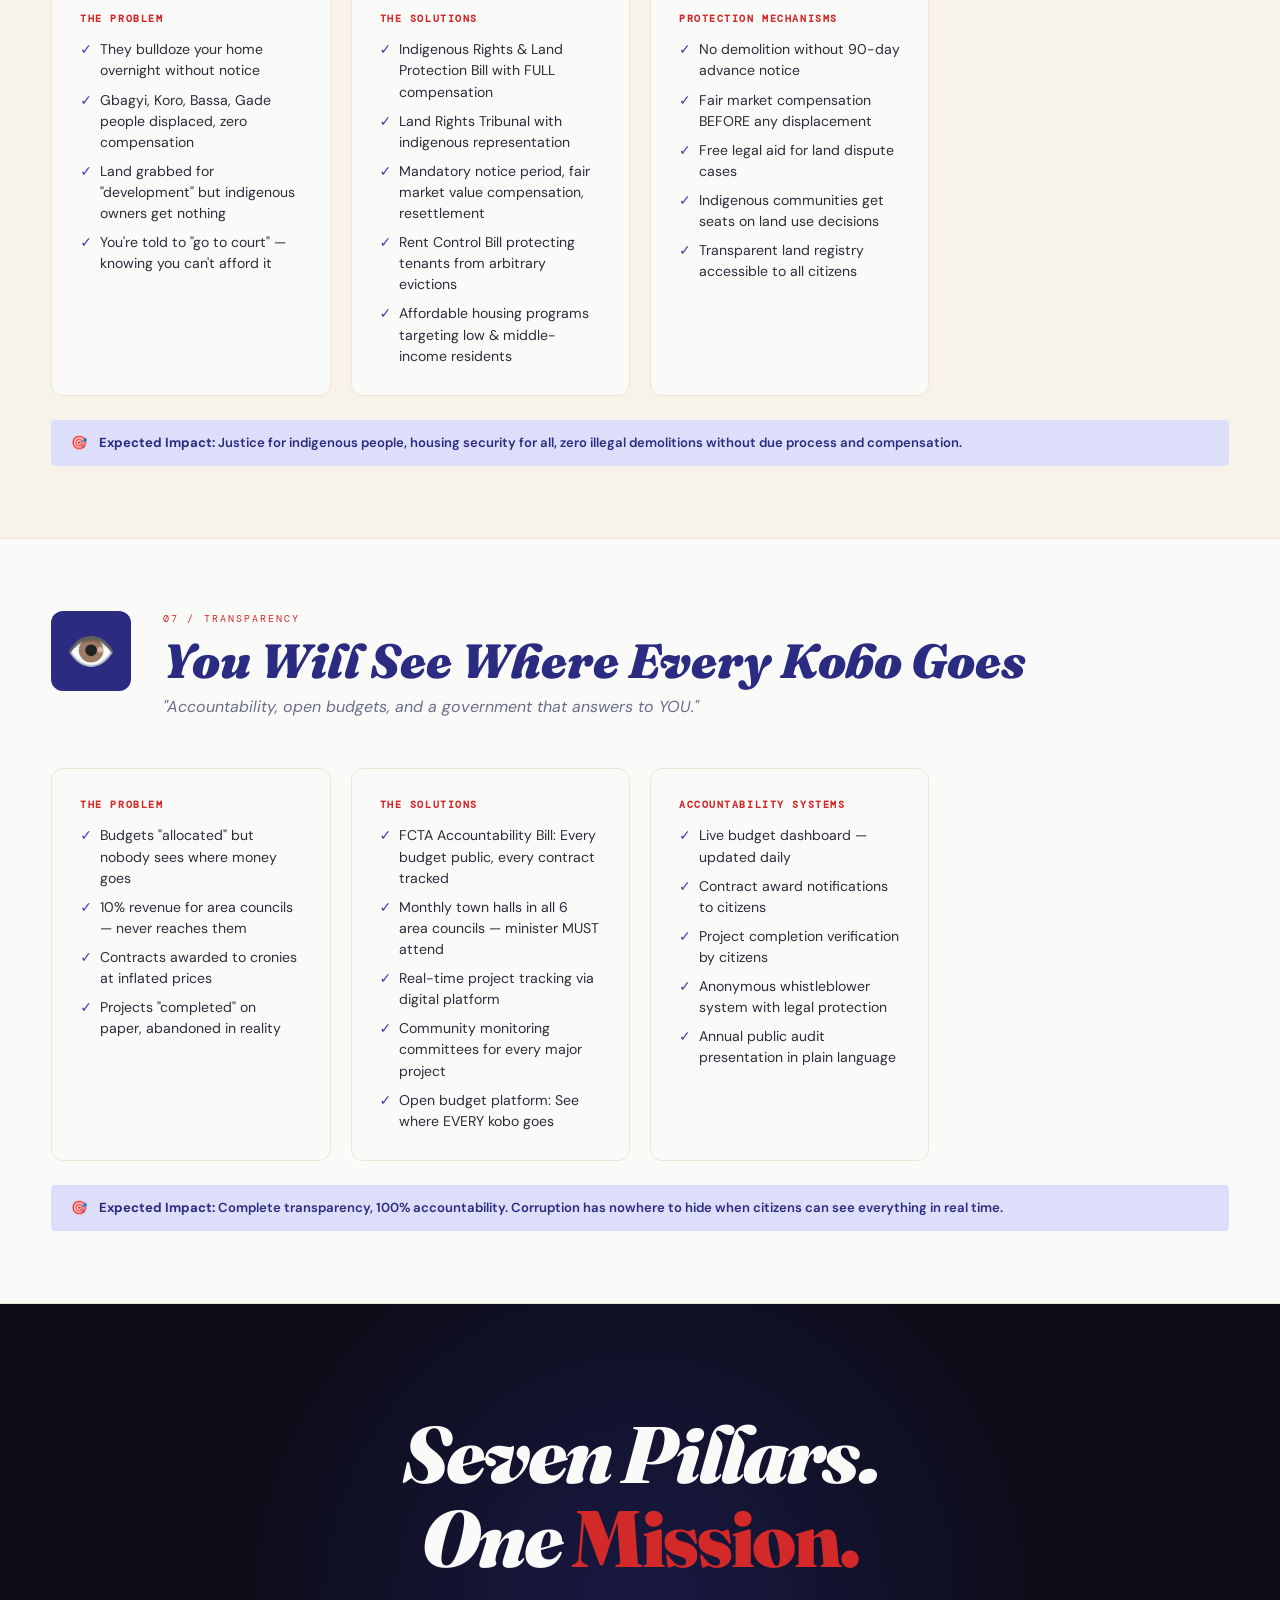
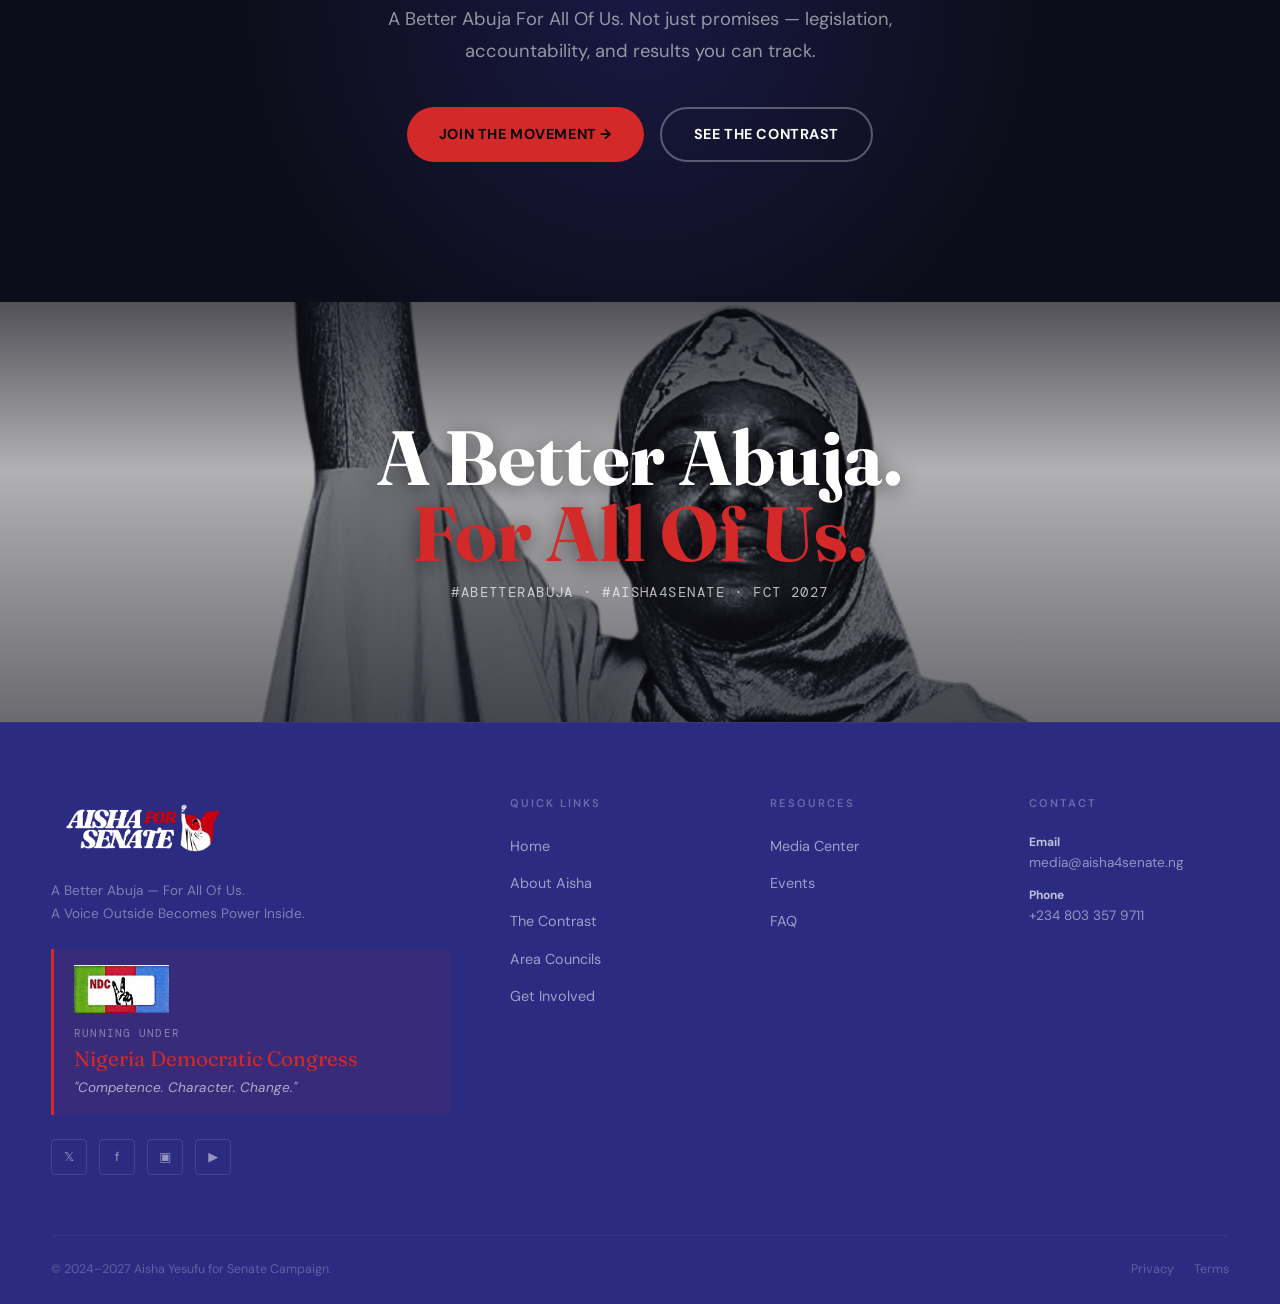
<file: agenda.html>
<!DOCTYPE html>
<html lang="en">
<head>
  <meta charset="UTF-8">
  <meta name="viewport" content="width=device-width, initial-scale=1.0">
  <title>The Seven Pillars Agenda — A Better Abuja | Aisha4Senate</title>
  <meta name="description" content="Seven legislative pillars to transform Abuja: Security, Economic Empowerment, Infrastructure, Education, Maternal Health, Land Rights, and Transparency. Real solutions. Real legislation.">
  <link rel="stylesheet" href="css/styles.css">
  <link rel="preconnect" href="https://fonts.googleapis.com">
<link rel="preconnect" href="https://fonts.gstatic.com" crossorigin>
</head>
<body>
<nav class="nav scrolled"><div class="container nav-inner">
  <a href="index.html" class="nav-logo"><img src="/images/aisha-logo.png" alt="Aisha4Senate" class="nav-logo-img" onerror="this.style.display='none';this.nextElementSibling.style.display='flex'"><span class="nav-logo-text" style="display:none">AISHA<span>4</span>SENATE</span></a>
  <div class="nav-links">
    <a href="about.html">About</a><a href="agenda.html" class="active">Agenda</a>
    <a href="contrast.html">The Contrast</a><a href="area-councils.html">Area Councils</a>
    <a href="events.html">Events</a><a href="media.html">Media</a><a href="faq.html">FAQ</a>
    <a href="get-involved.html" class="nav-cta">Get Involved</a>
  </div>
  <button class="nav-hamburger" aria-label="Menu"><span></span><span></span><span></span></button>
</div></nav>
<div class="nav-mobile">
  <a href="index.html">Home</a><a href="about.html">About</a><a href="agenda.html">Agenda</a>
  <a href="contrast.html">The Contrast</a><a href="events.html">Events</a>
  <a href="get-involved.html" style="color:var(--gold)">Get Involved →</a>
</div>

<section class="page-header" style="padding:0">
  <div class="page-header-split">
    <div class="container" style="display:contents">
      <div class="page-header-text" style="padding-left:max(1.5rem,calc((100vw - 1200px)/2 + 1.5rem))">
        <div class="eyebrow reveal">The Agenda · First 100 Days</div>
        <h1 class="reveal">The Seven Pillars<br>of <em>A Better Abuja</em></h1>
        <p class="reveal reveal-delay-1">Not promises. LEGISLATION. Seven bills I will introduce in my first 100 days as FCT Senator.</p>
      </div>
      <div class="page-header-image">
        <img src="/images/aisha-pillars.jpg" alt="Aisha Yesufu" onerror="this.style.opacity='0'">
      </div>
    </div>
  </div>
</section>

<!-- Pillars Quick Nav -->
<div style="background:var(--cream);padding:24px 0;border-bottom:1px solid var(--cream-warm);position:sticky;top:72px;z-index:100;">
  <div class="container" style="display:flex;flex-wrap:wrap;gap:8px;justify-content:center;">
    <a href="#security" style="font-size:0.78rem;font-weight:700;padding:8px 16px;border-radius:999px;border:1px solid var(--green-mid);color:var(--green-deep);white-space:nowrap;transition:all 0.2s;" onmouseover="this.style.background='var(--green-deep)';this.style.color='white'" onmouseout="this.style.background='';this.style.color='var(--green-deep)'">🛡️ Security</a>
    <a href="#economy" style="font-size:0.78rem;font-weight:700;padding:8px 16px;border-radius:999px;border:1px solid var(--green-mid);color:var(--green-deep);white-space:nowrap;transition:all 0.2s;" onmouseover="this.style.background='var(--green-deep)';this.style.color='white'" onmouseout="this.style.background='';this.style.color='var(--green-deep)'">💼 Economy</a>
    <a href="#infrastructure" style="font-size:0.78rem;font-weight:700;padding:8px 16px;border-radius:999px;border:1px solid var(--green-mid);color:var(--green-deep);white-space:nowrap;transition:all 0.2s;" onmouseover="this.style.background='var(--green-deep)';this.style.color='white'" onmouseout="this.style.background='';this.style.color='var(--green-deep)'">🏗️ Infrastructure</a>
    <a href="#education" style="font-size:0.78rem;font-weight:700;padding:8px 16px;border-radius:999px;border:1px solid var(--green-mid);color:var(--green-deep);white-space:nowrap;transition:all 0.2s;" onmouseover="this.style.background='var(--green-deep)';this.style.color='white'" onmouseout="this.style.background='';this.style.color='var(--green-deep)'">📚 Education</a>
    <a href="#health" style="font-size:0.78rem;font-weight:700;padding:8px 16px;border-radius:999px;border:1px solid var(--green-mid);color:var(--green-deep);white-space:nowrap;transition:all 0.2s;" onmouseover="this.style.background='var(--green-deep)';this.style.color='white'" onmouseout="this.style.background='';this.style.color='var(--green-deep)'">👶 Maternal Health</a>
    <a href="#land" style="font-size:0.78rem;font-weight:700;padding:8px 16px;border-radius:999px;border:1px solid var(--green-mid);color:var(--green-deep);white-space:nowrap;transition:all 0.2s;" onmouseover="this.style.background='var(--green-deep)';this.style.color='white'" onmouseout="this.style.background='';this.style.color='var(--green-deep)'">🏘️ Land Rights</a>
    <a href="#transparency" style="font-size:0.78rem;font-weight:700;padding:8px 16px;border-radius:999px;border:1px solid var(--green-mid);color:var(--green-deep);white-space:nowrap;transition:all 0.2s;" onmouseover="this.style.background='var(--green-deep)';this.style.color='white'" onmouseout="this.style.background='';this.style.color='var(--green-deep)'">👁️ Transparency</a>
  </div>
</div>

<!-- PILLAR 1: SECURITY -->
<section class="pillar-section" id="security">
  <div class="container">
    <div class="pillar-header reveal">
      <div class="pillar-big-icon">🛡️</div>
      <div>
        <div class="pillar-section-num">01 / SECURITY</div>
        <h2 class="pillar-section-title">Nobody Should Fear For Their Life In Abuja</h2>
        <p class="pillar-section-tagline">"Safe streets, community policing, and the freedom to come home at night without fear."</p>
      </div>
    </div>
    <div style="background:var(--green-light);border-radius:var(--radius-sm);padding:20px 24px;margin-bottom:32px;display:inline-block;max-width:100%">
      <span style="font-family:var(--font-mono);font-size:0.7rem;letter-spacing:0.15em;color:var(--green-deep);text-transform:uppercase;font-weight:700">📋 Key Legislation: Abuja Residents Security Bill</span>
    </div>
    <div class="pillar-content-grid">
      <div class="pillar-detail-card reveal">
        <h4>The Problem</h4>
        <ul>
          <li>Private security for the rich, "one chance" for the rest</li>
          <li>Politicians travel in armored convoys while you fear for your life</li>
          <li>Areas like Nyanya, Karu, Kubwa unsafe after 8 PM</li>
          <li>Kidnappings go unreported to "protect Abuja's image"</li>
          <li>Security budget spent on VIP protection, not community safety</li>
        </ul>
      </div>
      <div class="pillar-detail-card reveal reveal-delay-1">
        <h4>The Solutions</h4>
        <ul>
          <li>Community policing in EVERY neighborhood</li>
          <li>Solar streetlights in high-risk areas (Mabushi, Galadimawa, Area 1&amp;2)</li>
          <li>Quick-response security teams within 5 minutes</li>
          <li>Partnership with local vigilantes and traditional rulers</li>
          <li>Technology-driven crime prevention and tracking</li>
        </ul>
      </div>
      <div class="pillar-detail-card reveal reveal-delay-2">
        <h4>Timeline &amp; Accountability</h4>
        <ul>
          <li>Community policing framework: Days 1–30</li>
          <li>Solar streetlight installation begins: Month 2</li>
          <li>Rapid response units operational: Month 3</li>
          <li>Technology crime tracking platform: Month 6</li>
          <li>Monthly security town halls in all 6 councils</li>
        </ul>
      </div>
    </div>
    <div class="pillar-impact-badge reveal">
      <span>🎯</span>
      <span><strong>Expected Impact:</strong> 70% reduction in "one chance" incidents, 24/7 safe streets across all 6 area councils</span>
    </div>
  </div>
</section>

<!-- PILLAR 2: ECONOMY -->
<section class="pillar-section" id="economy">
  <div class="container">
    <div class="pillar-header reveal">
      <div class="pillar-big-icon">💼</div>
      <div>
        <div class="pillar-section-num">02 / ECONOMIC EMPOWERMENT</div>
        <h2 class="pillar-section-title">Your Hustle Must Pay. Your Sweat Must Count.</h2>
        <p class="pillar-section-tagline">"Jobs, fair wages, rent control, and an economy that works for working people."</p>
      </div>
    </div>
    <div style="background:var(--green-light);border-radius:var(--radius-sm);padding:20px 24px;margin-bottom:32px;display:inline-block">
      <span style="font-family:var(--font-mono);font-size:0.7rem;letter-spacing:0.15em;color:var(--green-deep);text-transform:uppercase;font-weight:700">📋 Key Legislation: FCT Economic Empowerment &amp; Rent Control Bill</span>
    </div>
    <div class="pillar-content-grid">
      <div class="pillar-detail-card reveal">
        <h4>The Problem</h4>
        <ul>
          <li>You earn ₦300K/month. Rent takes ₦150K. Transport ₦50K. Food ₦80K. Nothing left.</li>
          <li>Landlords increase rent 50% yearly with no regulation</li>
          <li>Government contracts go to connected elites only</li>
          <li>Youth unemployment ignored while they send kids abroad</li>
        </ul>
      </div>
      <div class="pillar-detail-card reveal reveal-delay-1">
        <h4>The Solutions</h4>
        <ul>
          <li>Rent Control Bill capping annual increases at 10%</li>
          <li>Mandatory quotas for women &amp; youth-owned businesses in government contracts</li>
          <li>100,000 youth trained in ICT, coding, agribusiness, vocational skills</li>
          <li>10,000 micro-loans for small businesses (₦500K–₦2M)</li>
          <li>Low-Cost Housing Fund with affordable mortgages</li>
        </ul>
      </div>
      <div class="pillar-detail-card reveal reveal-delay-2">
        <h4>Expected Outcomes</h4>
        <ul>
          <li>100,000+ jobs created across FCT</li>
          <li>Rent becomes affordable again</li>
          <li>10,000 new businesses supported</li>
          <li>Women &amp; youth get 30% of govt contract value</li>
          <li>Micro-loan access for informal sector workers</li>
        </ul>
      </div>
    </div>
    <div class="pillar-impact-badge reveal">
      <span>🎯</span>
      <span><strong>Expected Impact:</strong> 100,000+ jobs created, rent affordable for middle and lower-income residents</span>
    </div>
  </div>
</section>

<!-- PILLAR 3: INFRASTRUCTURE -->
<section class="pillar-section" id="infrastructure">
  <div class="container">
    <div class="pillar-header reveal">
      <div class="pillar-big-icon">🏗️</div>
      <div>
        <div class="pillar-section-num">03 / INFRASTRUCTURE</div>
        <h2 class="pillar-section-title">Water. Roads. Light. Healthcare. These Aren't Favors — They're Your Rights.</h2>
        <p class="pillar-section-tagline">"The basics aren't luxuries — they're rights you've already paid for."</p>
      </div>
    </div>
    <div class="pillar-content-grid">
      <div class="pillar-detail-card reveal">
        <h4>The Problem</h4>
        <ul>
          <li>They have private boreholes. You queue for water trucks.</li>
          <li>Their estates have perfect roads. Yours are death traps.</li>
          <li>Kwali, Abaji, Kuje get nothing while billions are "allocated"</li>
          <li>Healthcare centers without doctors, drugs, or equipment</li>
        </ul>
      </div>
      <div class="pillar-detail-card reveal reveal-delay-1">
        <h4>The Solutions</h4>
        <ul>
          <li>500,000+ residents getting clean water via solar-powered boreholes</li>
          <li>Major road rehabilitation in Abaji, Kwali, Bwari, Kuje</li>
          <li>50+ Primary Healthcare Centers fully equipped and operational</li>
          <li>Light Rail expansion to Kubwa, Nyanya, Karu, Lugbe</li>
          <li>Every budget line item published and tracked in real-time</li>
        </ul>
      </div>
      <div class="pillar-detail-card reveal reveal-delay-2">
        <h4>Priority Projects</h4>
        <ul>
          <li>Solar boreholes: 200 communities in Year 1</li>
          <li>Kubwa–City Centre Light Rail corridor</li>
          <li>Road upgrade: Abaji–Gwagwalada highway</li>
          <li>50 PHCs: staff, equipment, drugs, 24/7 operation</li>
          <li>Real-time infrastructure tracker launched Day 1</li>
        </ul>
      </div>
    </div>
    <div class="pillar-impact-badge reveal">
      <span>🎯</span>
      <span><strong>Expected Impact:</strong> Every area council gets functional water, roads, and healthcare. No more "some are more equal" infrastructure.</span>
    </div>
  </div>
</section>

<!-- PILLAR 4: EDUCATION -->
<section class="pillar-section" id="education">
  <div class="container">
    <div class="pillar-header reveal">
      <div class="pillar-big-icon">📚</div>
      <div>
        <div class="pillar-section-num">04 / EDUCATION</div>
        <h2 class="pillar-section-title">No Child Left Behind</h2>
        <p class="pillar-section-tagline">"Quality education for every child, whether you live in Maitama or Kwali."</p>
      </div>
    </div>
    <div class="pillar-content-grid">
      <div class="pillar-detail-card reveal">
        <h4>The Problem</h4>
        <ul>
          <li>Their children attend ₦5M/year schools abroad</li>
          <li>Your children study under trees, on broken desks</li>
          <li>Teachers unpaid for months while budgets "disappear"</li>
          <li>Public schools in Kwali, Kuje have no roofs, no books, no labs</li>
        </ul>
      </div>
      <div class="pillar-detail-card reveal reveal-delay-1">
        <h4>The Solutions</h4>
        <ul>
          <li>200+ public schools renovated with classrooms, libraries, science labs</li>
          <li>50,000 scholarships covering tuition, WAEC, NECO, JAMB fees</li>
          <li>Competitive teacher salaries to attract quality educators</li>
          <li>Free ICT training centers in AMAC, Bwari, Gwagwalada</li>
          <li>10,000 youth trained in digital and coding skills</li>
        </ul>
      </div>
      <div class="pillar-detail-card reveal reveal-delay-2">
        <h4>Accountability Measures</h4>
        <ul>
          <li>School renovation tracker: every school, every naira, publicly visible</li>
          <li>Teacher salary payment verified monthly</li>
          <li>Student outcomes measured annually</li>
          <li>Parent School Monitoring Committees in every school</li>
          <li>Annual education town halls per area council</li>
        </ul>
      </div>
    </div>
    <div class="pillar-impact-badge reveal">
      <span>🎯</span>
      <span><strong>Expected Impact:</strong> Every child gets quality education regardless of parents' income or location. No more Maitama vs Kwali education inequality.</span>
    </div>
  </div>
</section>

<!-- PILLAR 5: MATERNAL HEALTH -->
<section class="pillar-section" id="health">
  <div class="container">
    <div class="pillar-header reveal">
      <div class="pillar-big-icon">👶</div>
      <div>
        <div class="pillar-section-num">05 / MATERNAL HEALTH</div>
        <h2 class="pillar-section-title">Pregnancy Is Not A Death Sentence</h2>
        <p class="pillar-section-tagline">"Every woman can deliver safely, with dignity, without fear."</p>
      </div>
    </div>
    <div class="pillar-content-grid">
      <div class="pillar-detail-card reveal">
        <h4>The Problem</h4>
        <ul>
          <li>Their wives deliver in private hospitals with celebrity doctors</li>
          <li>Your wife might die because she can't afford ₦50,000</li>
          <li>Nigeria has one of the world's highest maternal mortality rates</li>
          <li>Women in Kwali, Abaji deliver at home because clinics are too far</li>
        </ul>
      </div>
      <div class="pillar-detail-card reveal reveal-delay-1">
        <h4>The Solutions</h4>
        <ul>
          <li>Free Maternal Health Bill: comprehensive prenatal, delivery, postnatal care</li>
          <li>Mobile clinics reaching every rural community monthly</li>
          <li>100,000+ women receiving maternal health services</li>
          <li>Emergency obstetric care at every PHC, 24/7</li>
          <li>Maternal waiting homes for high-risk pregnancies in remote areas</li>
        </ul>
      </div>
      <div class="pillar-detail-card reveal reveal-delay-2">
        <h4>First 100 Days</h4>
        <ul>
          <li>Introduce Free Maternal Health Bill in Senate</li>
          <li>Deploy 10 mobile clinics to most underserved wards</li>
          <li>Audit all 50+ PHCs for obstetric readiness</li>
          <li>Partner with private hospitals for emergency referrals</li>
          <li>Launch maternal health hotline for rural women</li>
        </ul>
      </div>
    </div>
    <div class="pillar-impact-badge reveal">
      <span>🎯</span>
      <span><strong>Expected Impact:</strong> 80% reduction in maternal mortality. No woman in Abuja dies giving life because she couldn't afford care.</span>
    </div>
  </div>
</section>

<!-- PILLAR 6: LAND RIGHTS -->
<section class="pillar-section" id="land">
  <div class="container">
    <div class="pillar-header reveal">
      <div class="pillar-big-icon">🏘️</div>
      <div>
        <div class="pillar-section-num">06 / LAND RIGHTS</div>
        <h2 class="pillar-section-title">They Can't Just Bulldoze Your Home</h2>
        <p class="pillar-section-tagline">"Land rights, fair compensation, and housing you can actually afford."</p>
      </div>
    </div>
    <div class="pillar-content-grid">
      <div class="pillar-detail-card reveal">
        <h4>The Problem</h4>
        <ul>
          <li>They bulldoze your home overnight without notice</li>
          <li>Gbagyi, Koro, Bassa, Gade people displaced, zero compensation</li>
          <li>Land grabbed for "development" but indigenous owners get nothing</li>
          <li>You're told to "go to court" — knowing you can't afford it</li>
        </ul>
      </div>
      <div class="pillar-detail-card reveal reveal-delay-1">
        <h4>The Solutions</h4>
        <ul>
          <li>Indigenous Rights &amp; Land Protection Bill with FULL compensation</li>
          <li>Land Rights Tribunal with indigenous representation</li>
          <li>Mandatory notice period, fair market value compensation, resettlement</li>
          <li>Rent Control Bill protecting tenants from arbitrary evictions</li>
          <li>Affordable housing programs targeting low &amp; middle-income residents</li>
        </ul>
      </div>
      <div class="pillar-detail-card reveal reveal-delay-2">
        <h4>Protection Mechanisms</h4>
        <ul>
          <li>No demolition without 90-day advance notice</li>
          <li>Fair market compensation BEFORE any displacement</li>
          <li>Free legal aid for land dispute cases</li>
          <li>Indigenous communities get seats on land use decisions</li>
          <li>Transparent land registry accessible to all citizens</li>
        </ul>
      </div>
    </div>
    <div class="pillar-impact-badge reveal">
      <span>🎯</span>
      <span><strong>Expected Impact:</strong> Justice for indigenous people, housing security for all, zero illegal demolitions without due process and compensation.</span>
    </div>
  </div>
</section>

<!-- PILLAR 7: TRANSPARENCY -->
<section class="pillar-section" id="transparency">
  <div class="container">
    <div class="pillar-header reveal">
      <div class="pillar-big-icon">👁️</div>
      <div>
        <div class="pillar-section-num">07 / TRANSPARENCY</div>
        <h2 class="pillar-section-title">You Will See Where Every Kobo Goes</h2>
        <p class="pillar-section-tagline">"Accountability, open budgets, and a government that answers to YOU."</p>
      </div>
    </div>
    <div class="pillar-content-grid">
      <div class="pillar-detail-card reveal">
        <h4>The Problem</h4>
        <ul>
          <li>Budgets "allocated" but nobody sees where money goes</li>
          <li>10% revenue for area councils — never reaches them</li>
          <li>Contracts awarded to cronies at inflated prices</li>
          <li>Projects "completed" on paper, abandoned in reality</li>
        </ul>
      </div>
      <div class="pillar-detail-card reveal reveal-delay-1">
        <h4>The Solutions</h4>
        <ul>
          <li>FCTA Accountability Bill: Every budget public, every contract tracked</li>
          <li>Monthly town halls in all 6 area councils — minister MUST attend</li>
          <li>Real-time project tracking via digital platform</li>
          <li>Community monitoring committees for every major project</li>
          <li>Open budget platform: See where EVERY kobo goes</li>
        </ul>
      </div>
      <div class="pillar-detail-card reveal reveal-delay-2">
        <h4>Accountability Systems</h4>
        <ul>
          <li>Live budget dashboard — updated daily</li>
          <li>Contract award notifications to citizens</li>
          <li>Project completion verification by citizens</li>
          <li>Anonymous whistleblower system with legal protection</li>
          <li>Annual public audit presentation in plain language</li>
        </ul>
      </div>
    </div>
    <div class="pillar-impact-badge reveal">
      <span>🎯</span>
      <span><strong>Expected Impact:</strong> Complete transparency, 100% accountability. Corruption has nowhere to hide when citizens can see everything in real time.</span>
    </div>
  </div>
</section>

<!-- CTA -->
<section class="cta-section">
  <div class="container" style="position:relative;z-index:1">
    <div class="reveal">
      <h2>Seven Pillars.<br>One <em>Mission.</em></h2>
      <p>A Better Abuja For All Of Us. Not just promises — legislation, accountability, and results you can track.</p>
      <div class="cta-actions">
        <a href="get-involved.html" class="btn btn-primary">Join The Movement →</a>
        <a href="contrast.html" class="btn btn-secondary">See The Contrast</a>
      </div>
    </div>
  </div>
</section>

<!-- ═══ PRE-FOOTER RALLY STRIP ════════════════════════════════ -->
<div class="prefooter-rally">
  <img src="/images/aisha-rally-hands.jpg" alt="Aisha Yesufu — The Movement">
  <div class="prefooter-rally-overlay">
    <div class="prefooter-rally-text">
      <h2>A Better Abuja.<br><em>For All Of Us.</em></h2>
      <p>#ABetterAbuja · #Aisha4Senate · FCT 2027</p>
    </div>
  </div>
</div>
<footer class="footer"><div class="container">
  <div class="footer-grid">
    <div class="footer-brand">
        <img src="/images/aisha-logo.png" alt="Aisha4Senate" class="footer-logo-img" onerror="this.style.display='none'">
        <p class="tagline">A Better Abuja — For All Of Us.<br>A Voice Outside Becomes Power Inside.</p>
        <div class="footer-ndc-block">
          <img src="/images/ndc-logo.png" alt="Nigeria Democratic Congress" style="height:48px;width:auto;display:block;margin-bottom:.75rem;" onerror="this.style.display='none'">
          <div class="ndc-label">Running Under</div>
          <div class="ndc-name">Nigeria Democratic Congress</div>
          <div class="ndc-motto">"Competence. Character. Change."</div>
        </div>
        <div class="footer-socials">
          <a href="#" class="footer-social" aria-label="Twitter">𝕏</a>
          <a href="#" class="footer-social" aria-label="Facebook">f</a>
          <a href="#" class="footer-social" aria-label="Instagram">▣</a>
          <a href="#" class="footer-social" aria-label="YouTube">▶</a>
        </div>
      </div>
      <div class="footer-col"><h4>Quick Links</h4><ul><li><a href="index.html">Home</a></li><li><a href="about.html">About Aisha</a></li><li><a href="contrast.html">The Contrast</a></li><li><a href="area-councils.html">Area Councils</a></li><li><a href="get-involved.html">Get Involved</a></li></ul></div>
    <div class="footer-col"><h4>Resources</h4><ul><li><a href="media.html">Media Center</a></li><li><a href="events.html">Events</a></li><li><a href="faq.html">FAQ</a></li></ul></div>
    <div class="footer-col"><h4>Contact</h4><div class="footer-contact-item"><div><strong>Email</strong>media@aisha4senate.ng</div></div><div class="footer-contact-item"><div><strong>Phone</strong>+234 803 357 9711</div></div></div>
  </div>
  <div class="footer-bottom"><p>© 2024–2027 Aisha Yesufu for Senate Campaign.</p><div class="footer-bottom-links"><a href="#">Privacy</a><a href="#">Terms</a></div></div>
</div></footer>
<script src="js/main.js"></script>
</body>
</html>
</file>
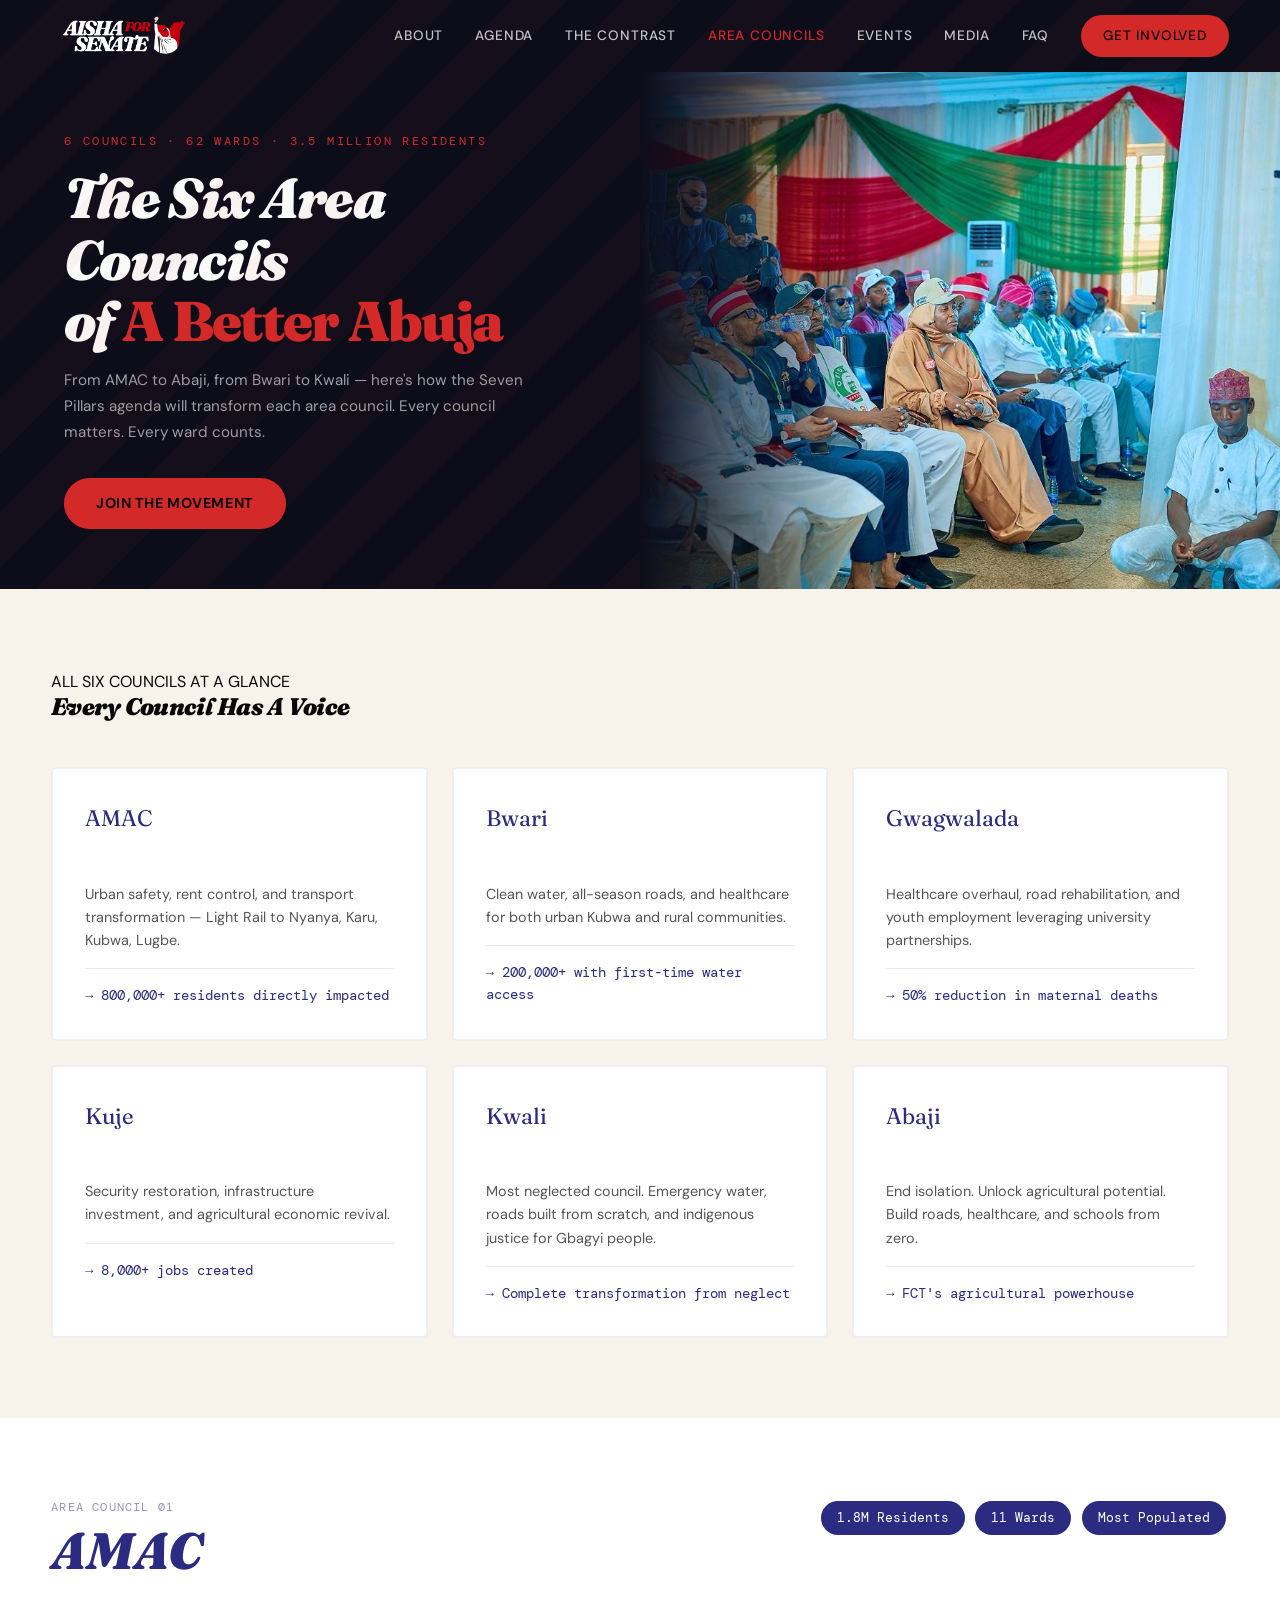
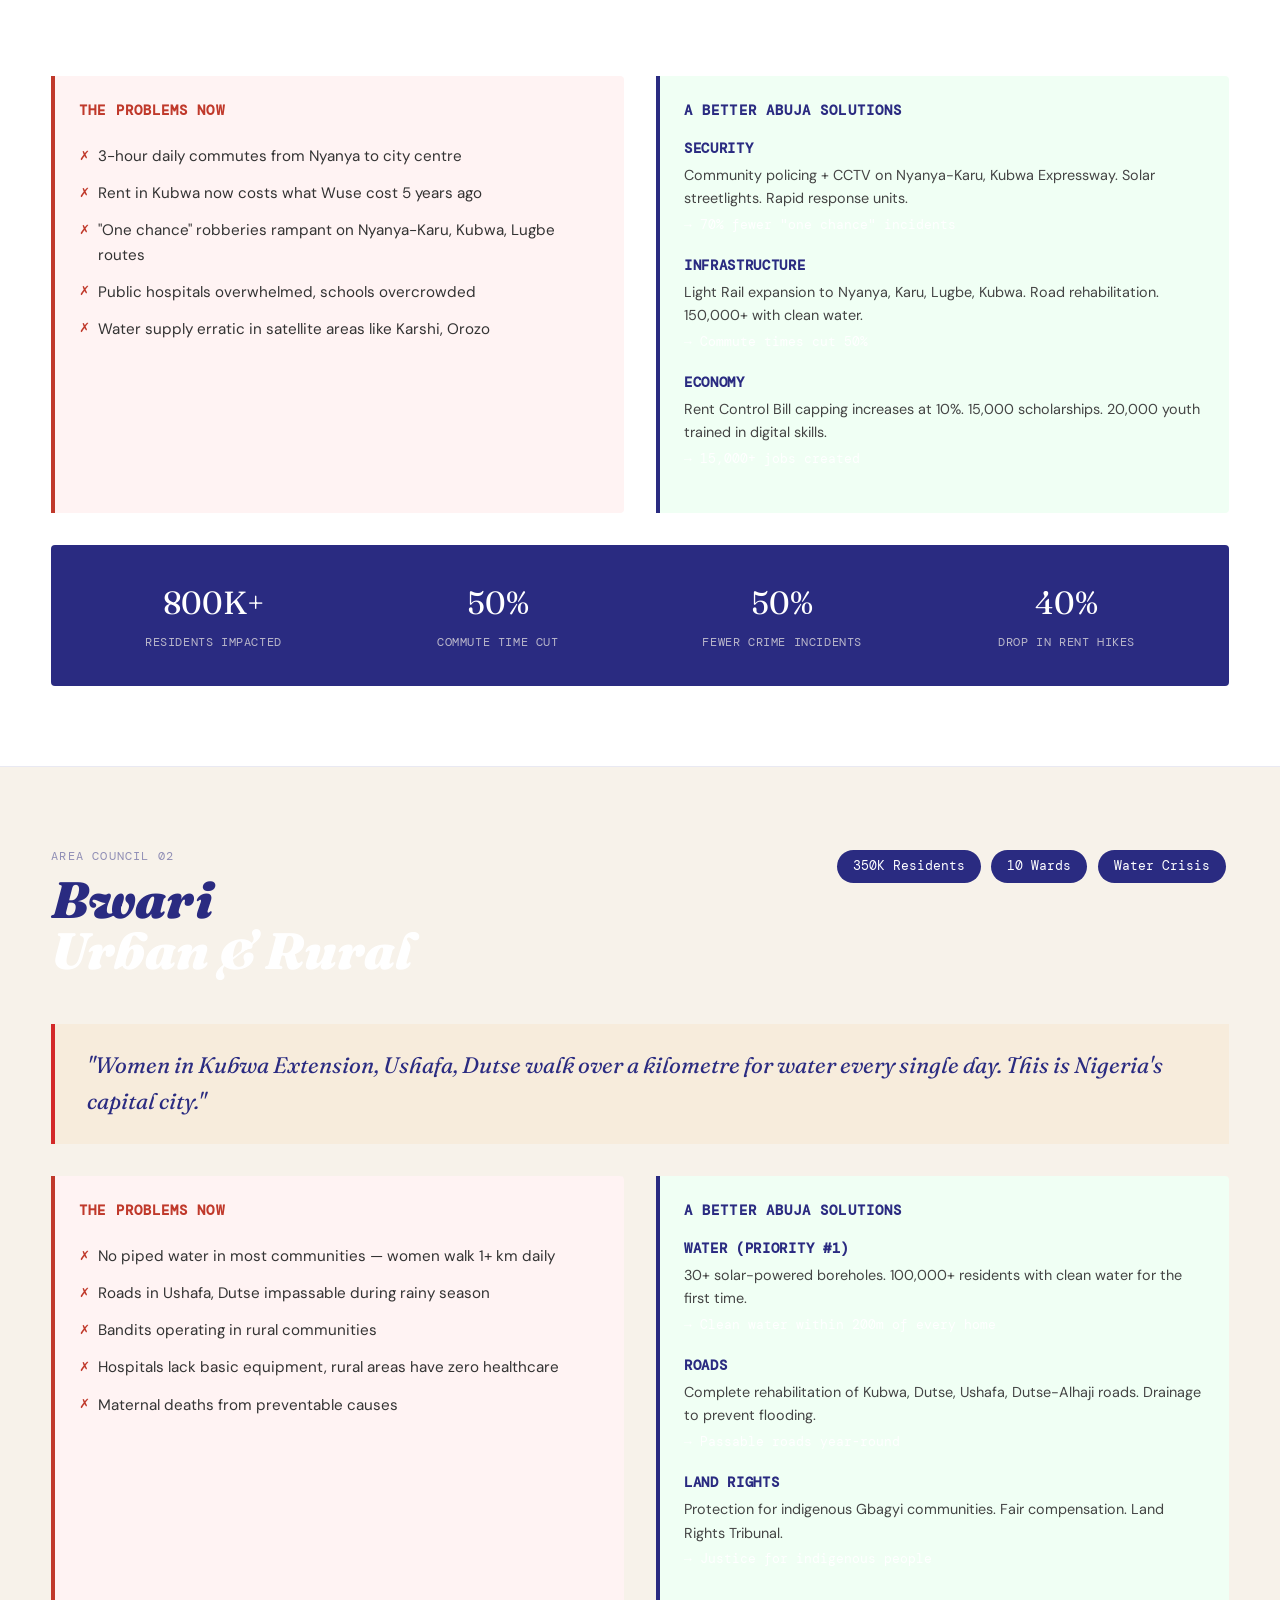
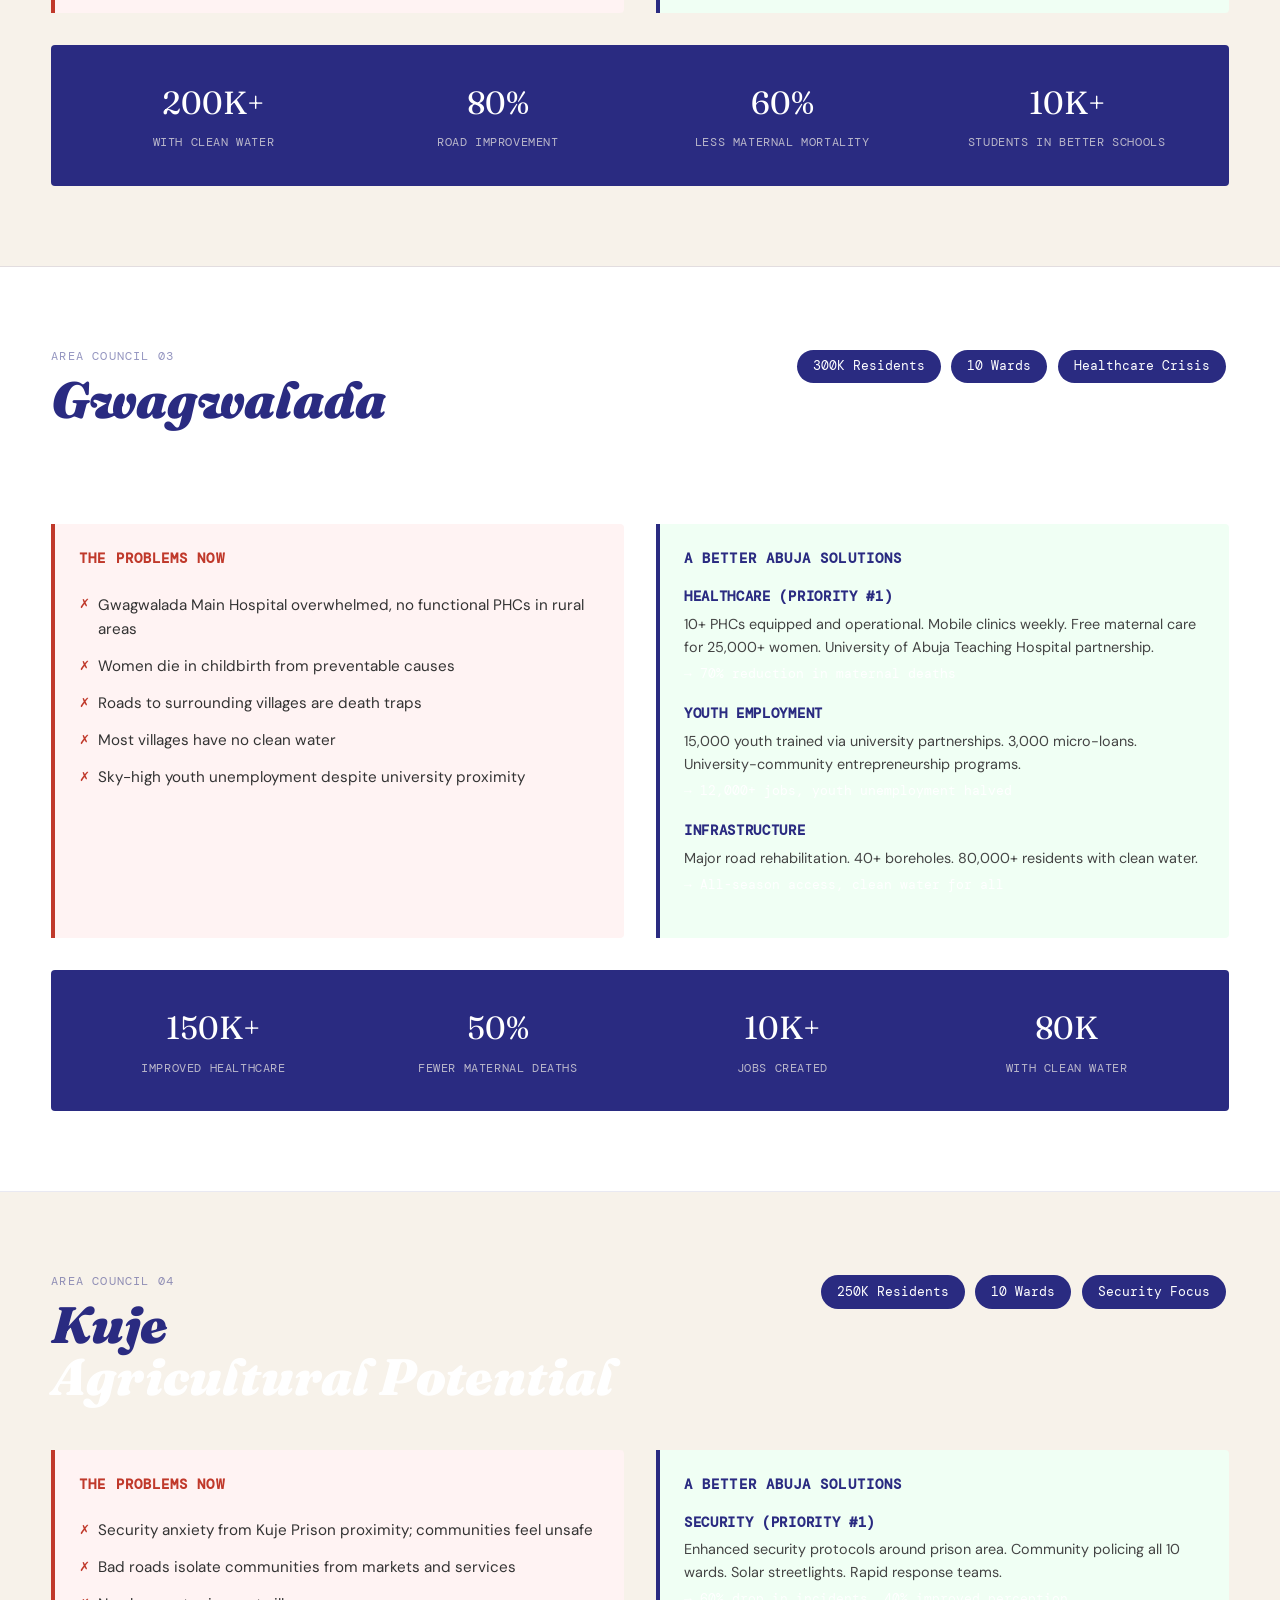
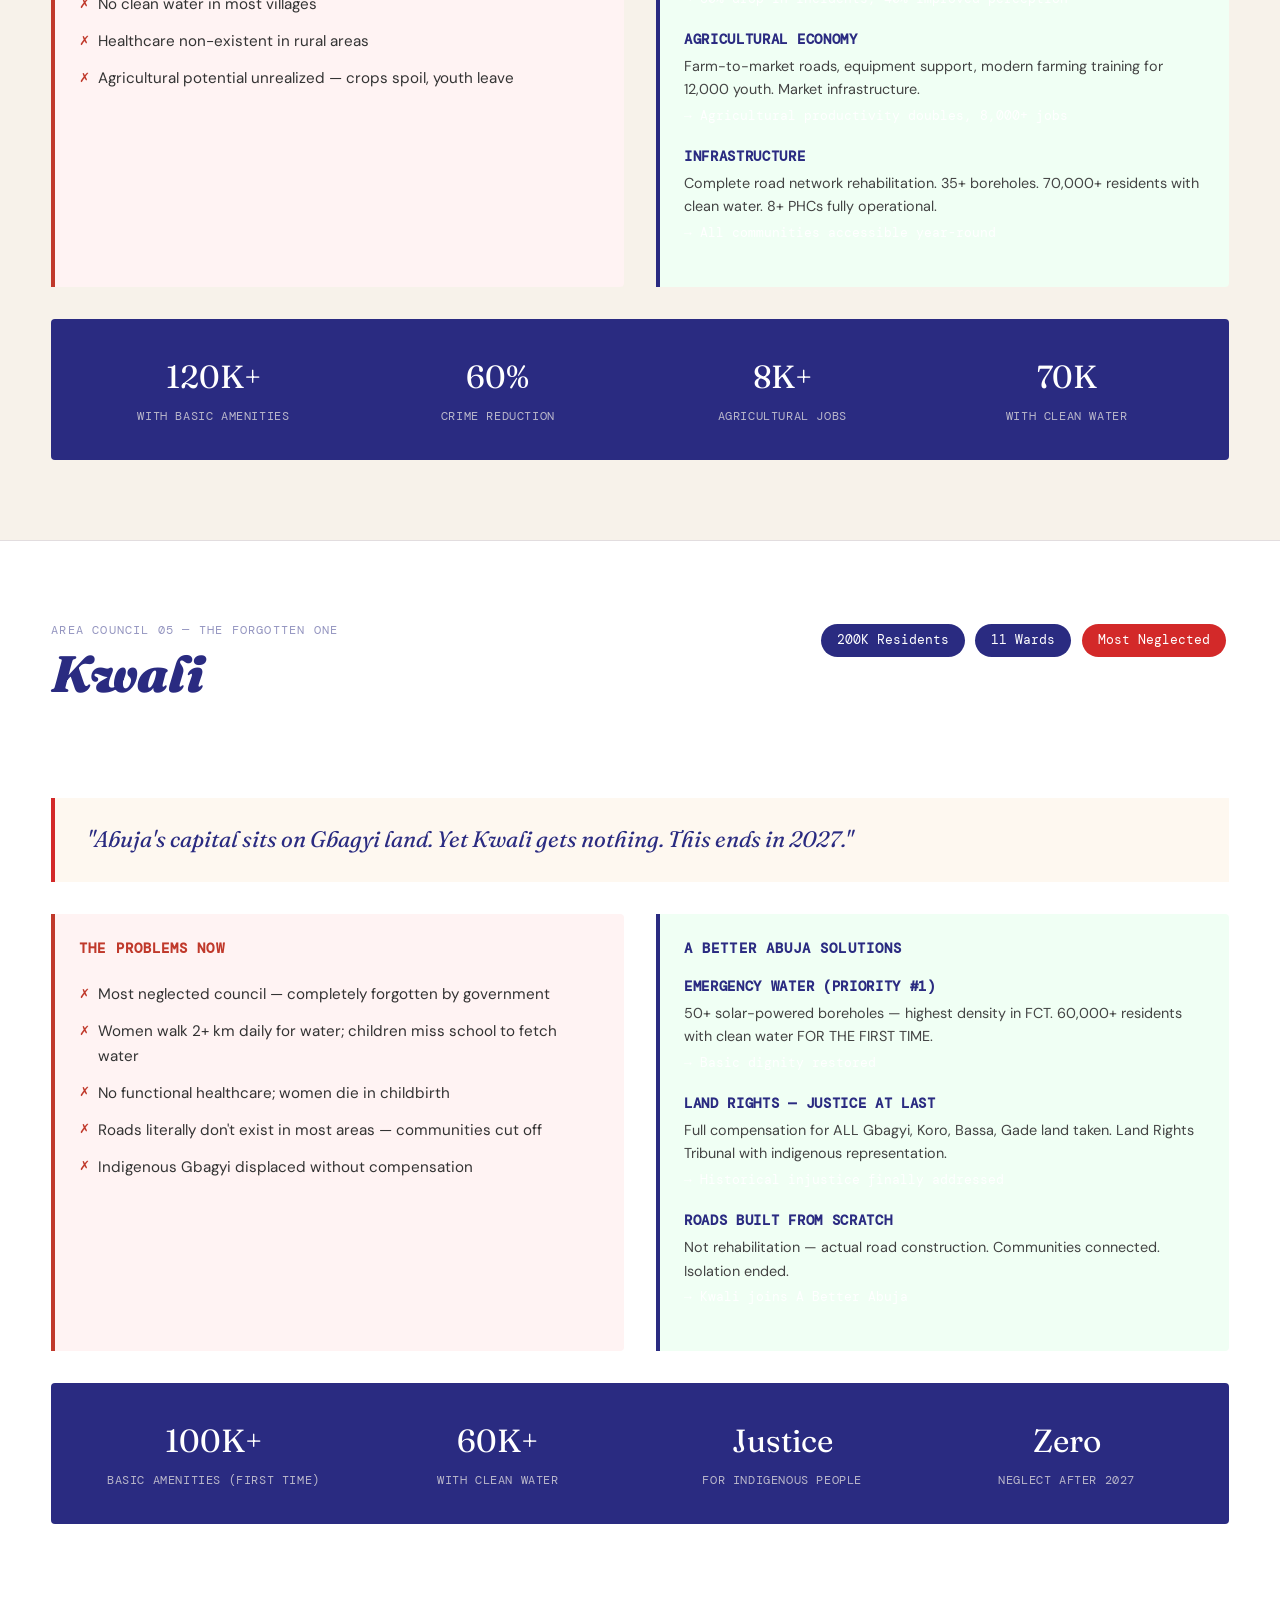
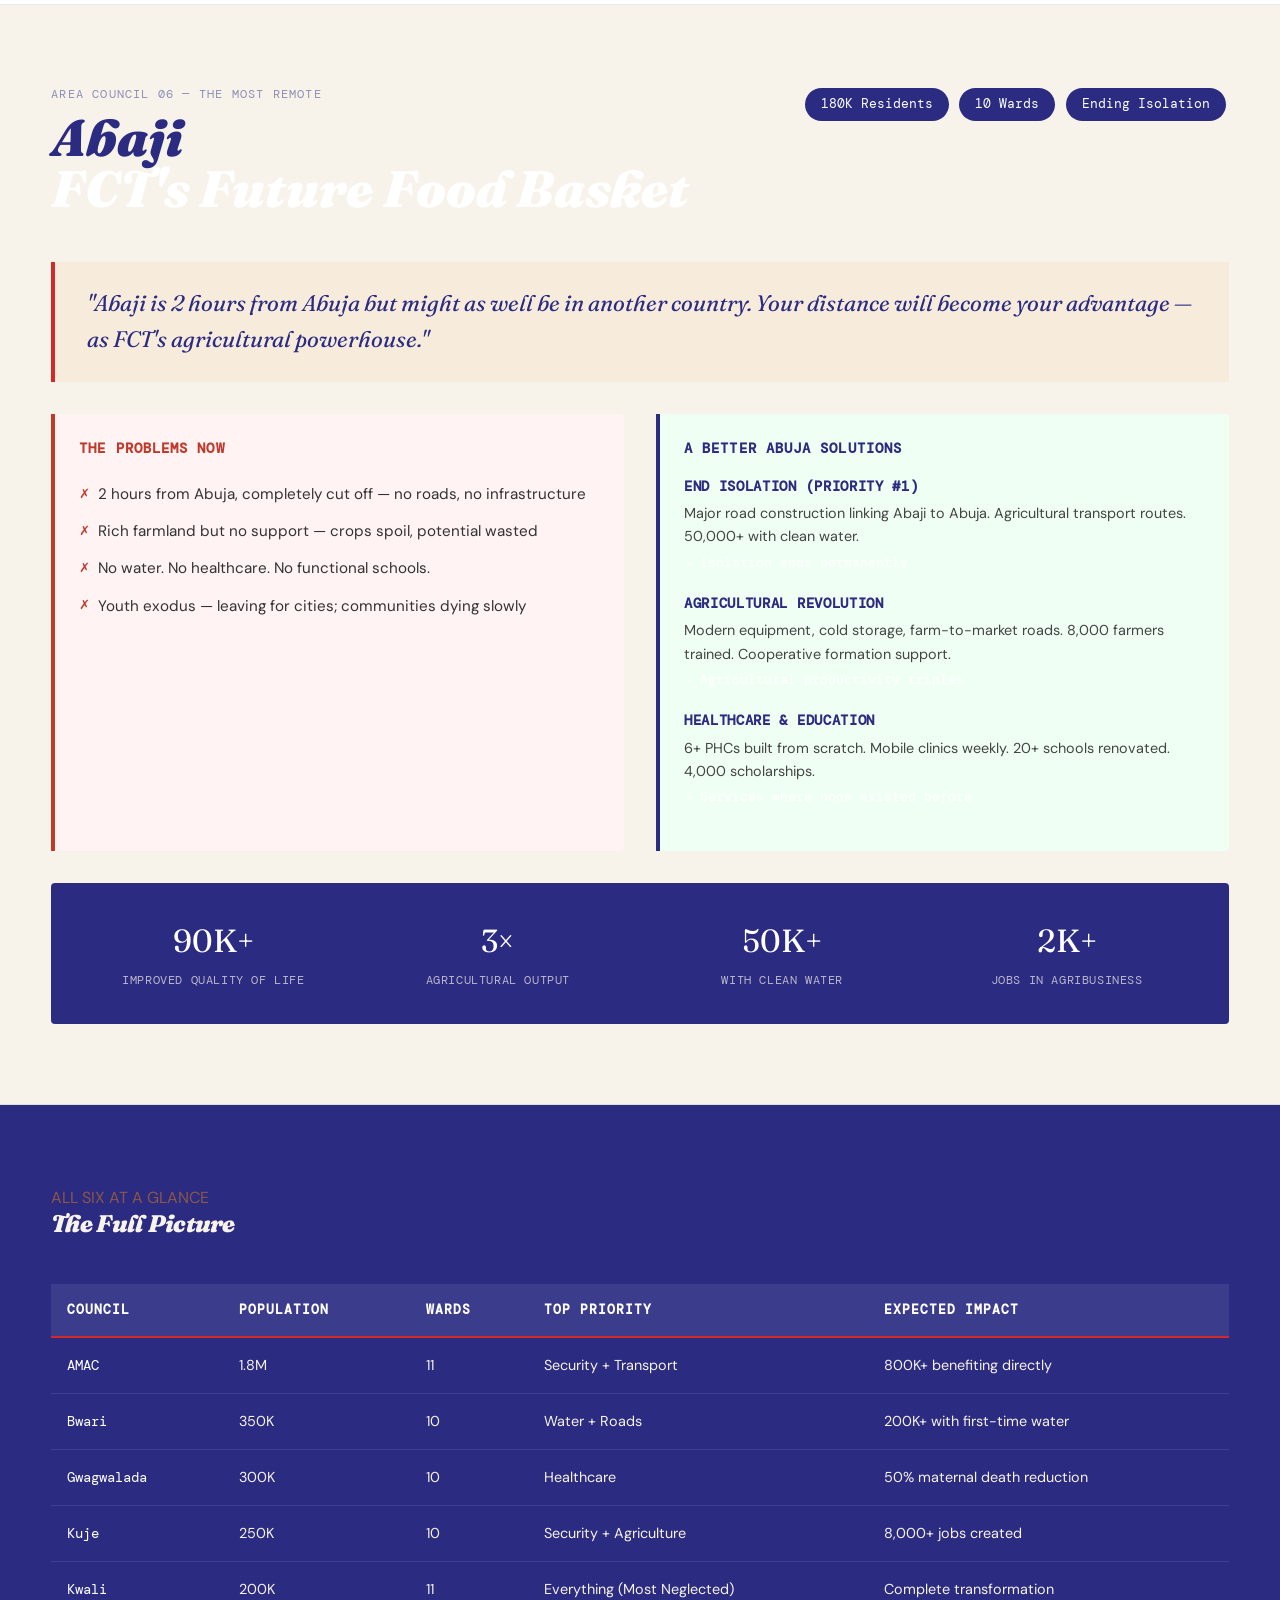
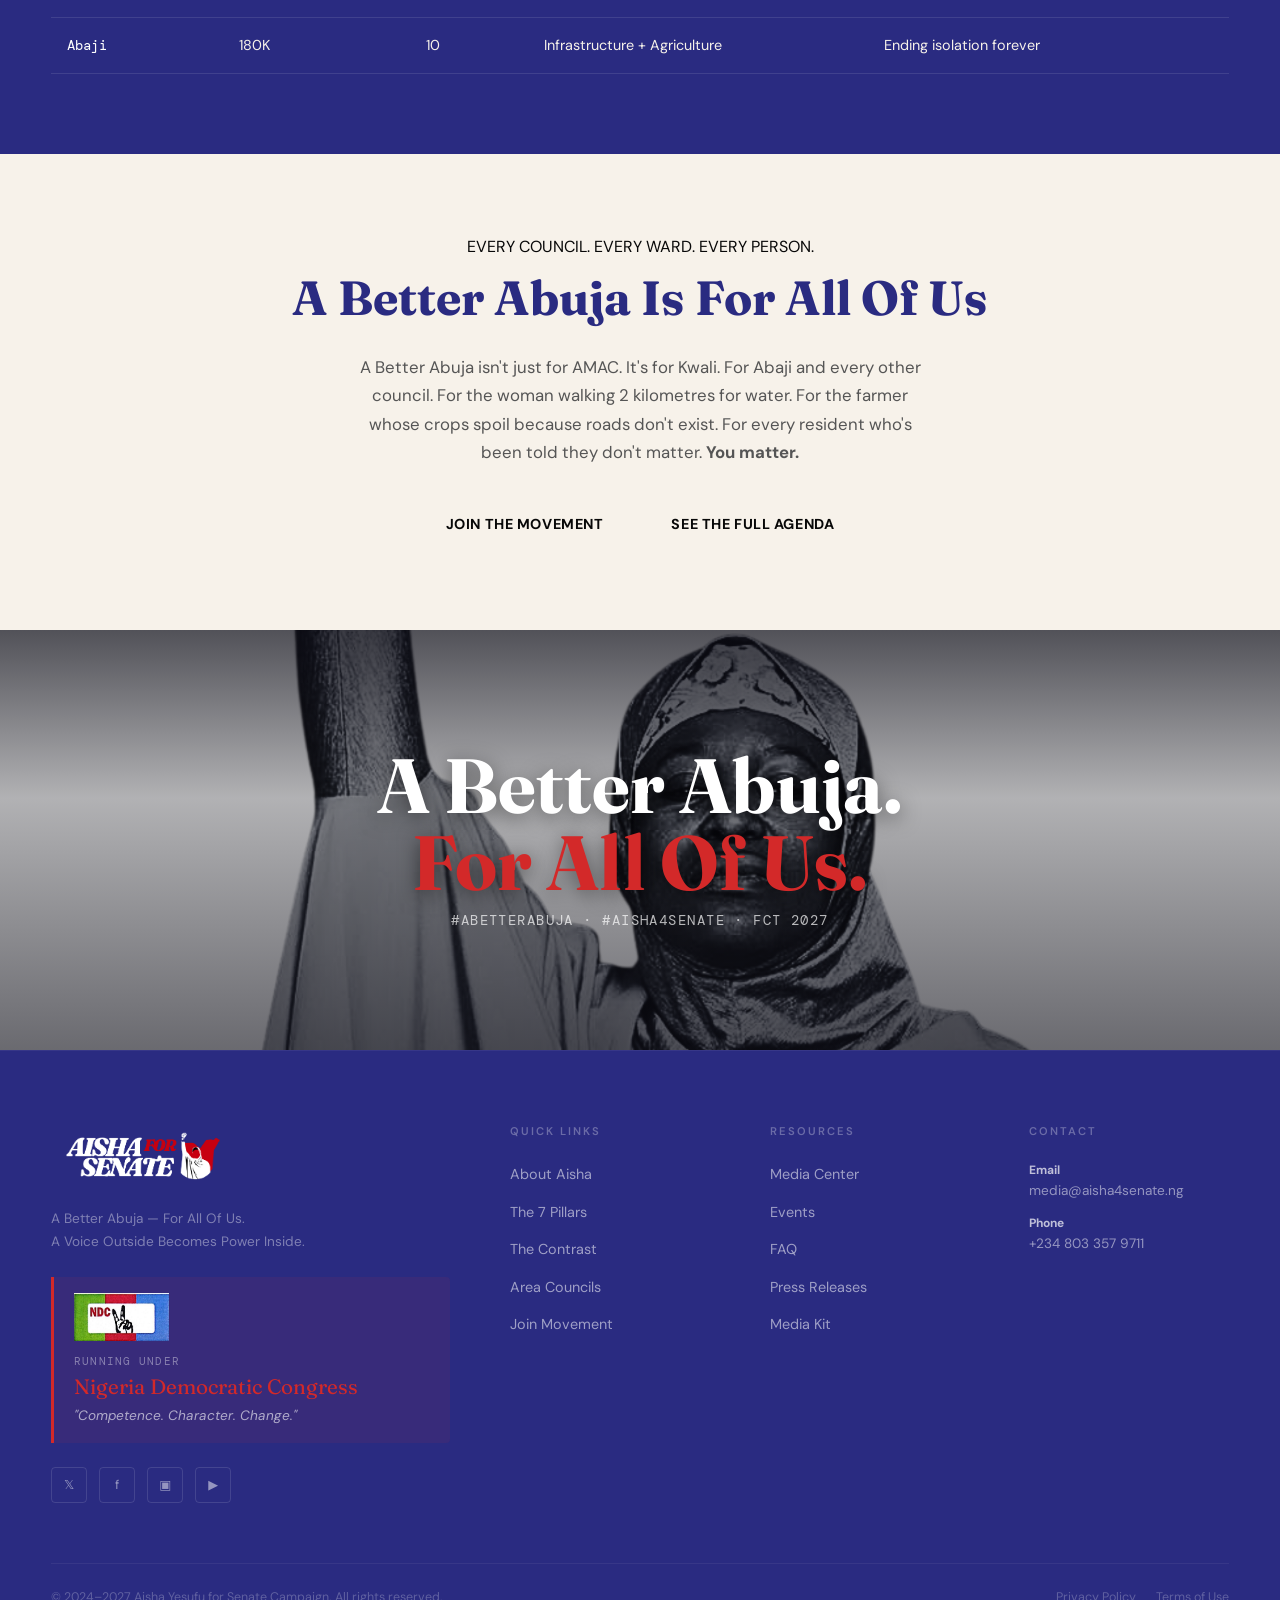
<file: area-councils.html>
<!DOCTYPE html>
<html lang="en">
<head>
  <meta charset="UTF-8">
  <meta name="viewport" content="width=device-width, initial-scale=1.0">
  <title>The Six Area Councils — Every Council Matters | Aisha4Senate</title>
  <meta name="description" content="From AMAC to Abaji, Bwari to Kwali—see how the Seven Pillars agenda will transform each of the six FCT area councils with specific solutions.">
  <link rel="preconnect" href="https://fonts.googleapis.com">
<link rel="preconnect" href="https://fonts.gstatic.com" crossorigin>
  <link rel="stylesheet" href="css/styles.css">
  <style>
    .councils-hero { background: var(--green-deep); padding: 120px 0 80px; text-align: center; position: relative; overflow: hidden; }
    .councils-hero::before { content: ''; position: absolute; inset: 0; background: repeating-linear-gradient(45deg, transparent, transparent 40px, rgba(237,131,14,.03) 40px, rgba(237,131,14,.03) 41px); }
    .councils-hero h1 { font-family: var(--font-display); font-size: clamp(2.5rem,6vw,4.5rem); color: var(--cream); line-height: 1.1; margin-bottom: 1rem; }
    .councils-hero h1 span {color: #ffffff; }
    .councils-hero p { color: rgba(247,242,234,.75); font-size: 1.15rem; max-width: 620px; margin: 0 auto 2rem; }

    /* Overview grid */
    .councils-overview { background: var(--cream); padding: 80px 0; }
    .overview-grid { display: grid; grid-template-columns: repeat(auto-fit,minmax(280px,1fr)); gap: 1.5rem; }
    .overview-card { background: #fff; border: 2px solid rgba(42,43,129,.08); border-radius: 4px; padding: 2rem; cursor: pointer; transition: transform .2s, box-shadow .2s, border-color .2s; }
    .overview-card:hover { transform: translateY(-4px); box-shadow: 0 12px 40px rgba(42,43,129,.12); border-color: #ffffff; }
    .overview-card .oc-name { font-family: var(--font-display); font-size: 1.4rem; color: var(--green-deep); margin-bottom: .5rem; }
    .overview-card .oc-pop { font-size: .85rem; color: #ffffff; font-family: var(--font-mono); text-transform: uppercase; letter-spacing: .05em; margin-bottom: 1rem; }
    .overview-card .oc-priority { font-size: .9rem; color: #555; line-height: 1.6; }
    .overview-card .oc-impact { margin-top: 1rem; padding-top: 1rem; border-top: 1px solid rgba(42,43,129,.1); font-size: .85rem; font-family: var(--font-mono); color: var(--green-deep); }

    /* Individual council sections */
    .council-section { padding: 80px 0; border-bottom: 1px solid rgba(42,43,129,.1); }
    .council-section:nth-child(even) { background: var(--cream); }
    .council-section:nth-child(odd) { background: #fff; }
    .council-header { display: grid; grid-template-columns: 1fr auto; align-items: start; gap: 2rem; margin-bottom: 3rem; }
    .council-name { font-family: var(--font-display); font-size: clamp(2rem,4vw,3.5rem); color: var(--green-deep); line-height: 1; }
    .council-name span { color: #ffffff; }
    .council-stats-badge { text-align: right; }
    .stat-pill { display: inline-block; background: var(--green-deep); color: #ffffff; padding: .4rem 1rem; border-radius: 2rem; font-family: var(--font-mono); font-size: .8rem; margin: .2rem; }
    .council-label { font-family: var(--font-mono); font-size: .75rem; text-transform: uppercase; letter-spacing: .1em; color: rgba(42,43,129,.5); margin-bottom: .5rem; }

    .two-col { display: grid; grid-template-columns: 1fr 1fr; gap: 2rem; margin-bottom: 2rem; }
    .problems-box { background: #fff3f3; border-left: 4px solid #c0392b; padding: 1.5rem; border-radius: 0 4px 4px 0; }
    .problems-box h4 { color: #c0392b; font-family: var(--font-mono); font-size: .85rem; text-transform: uppercase; letter-spacing: .08em; margin-bottom: 1rem; }
    .problems-box ul { list-style: none; padding: 0; }
    .problems-box ul li { padding: .4rem 0; font-size: .95rem; color: #333; padding-left: 1.2rem; position: relative; }
    .problems-box ul li::before { content: '✗'; position: absolute; left: 0; color: #c0392b; font-size: .8rem; top: .5rem; }

    .solutions-box { background: #f0fff4; border-left: 4px solid var(--green-deep); padding: 1.5rem; border-radius: 0 4px 4px 0; }
    .solutions-box h4 { color: var(--green-deep); font-family: var(--font-mono); font-size: .85rem; text-transform: uppercase; letter-spacing: .08em; margin-bottom: 1rem; }
    .solution-item { margin-bottom: 1.2rem; }
    .solution-item strong { display: block; font-size: .85rem; color: var(--green-deep); text-transform: uppercase; font-family: var(--font-mono); letter-spacing: .05em; }
    .solution-item p { font-size: .9rem; color: #444; margin: .3rem 0; }
    .solution-item .impact { font-size: .8rem; color: #ffffff; font-family: var(--font-mono); }

    .impact-strip { background: var(--green-deep); padding: 2rem; border-radius: 4px; margin-top: 2rem; display: grid; grid-template-columns: repeat(auto-fit,minmax(180px,1fr)); gap: 1.5rem; }
    .impact-item { text-align: center; }
    .impact-item .num { font-family: var(--font-display); font-size: 2rem; color: #ffffff; display: block; }
    .impact-item .lbl { font-family: var(--font-mono); font-size: .75rem; color: rgba(247,242,234,.7); text-transform: uppercase; letter-spacing: .05em; }

    .council-quote { font-family: var(--font-display); font-size: 1.4rem; color: var(--green-deep); border-left: 4px solid var(--gold); padding: 1.5rem 2rem; margin: 2rem 0; background: rgba(237,131,14,.06); font-style: italic; }

    /* Comparison table */
    .compare-section { background: var(--green-deep); padding: 80px 0; }
    .compare-table { width: 100%; border-collapse: collapse; }
    .compare-table th { background: rgba(255,255,255,.08); color: #ffffff; font-family: var(--font-mono); font-size: .8rem; text-transform: uppercase; letter-spacing: .08em; padding: 1rem; text-align: left; border-bottom: 2px solid var(--gold); }
    .compare-table td { color: var(--cream); padding: 1rem; border-bottom: 1px solid rgba(255,255,255,.1); font-size: .9rem; }
    .compare-table tr:hover td { background: rgba(255,255,255,.04); }
    .compare-table .highlight {color: #ffffff; font-family: var(--font-mono); }

    /* Final CTA */
    .councils-cta { background: var(--cream); padding: 80px 0; text-align: center; }
    .councils-cta h2 { font-family: var(--font-display); font-size: clamp(2rem,4vw,3rem); color: var(--green-deep); margin-bottom: 1rem; }
    .councils-cta p { color: #555; max-width: 580px; margin: 0 auto 2rem; line-height: 1.7; font-size: 1.05rem; }

    @media(max-width:768px) {
      .two-col { grid-template-columns: 1fr; }
      .council-header { grid-template-columns: 1fr; }
      .council-stats-badge { text-align: left; }
      .impact-strip { grid-template-columns: 1fr 1fr; }
    }
  </style>
</head>
<body>

<nav class="nav" id="nav">
  <div class="container nav-inner">
    <a href="index.html" class="nav-logo"><img src="/images/aisha-logo.png" alt="Aisha4Senate" class="nav-logo-img" onerror="this.style.display='none';this.nextElementSibling.style.display='flex'"><span class="nav-logo-text" style="display:none">AISHA<span>4</span>SENATE</span></a>
    <div class="nav-links">
      <a href="about.html">About</a>
      <a href="agenda.html">Agenda</a>
      <a href="contrast.html">The Contrast</a>
      <a href="area-councils.html" style="color:var(--gold)">Area Councils</a>
      <a href="events.html">Events</a>
      <a href="media.html">Media</a>
      <a href="faq.html">FAQ</a>
      <a href="get-involved.html" class="nav-cta">Get Involved</a>
    </div>
    <button class="nav-hamburger" aria-label="Menu"><span></span><span></span><span></span></button>
  </div>
</nav>
<div class="nav-mobile">
  <a href="about.html">About</a><a href="agenda.html">Agenda</a><a href="contrast.html">The Contrast</a>
  <a href="area-councils.html" style="color:var(--gold)">Area Councils</a><a href="events.html">Events</a>
  <a href="media.html">Media</a><a href="faq.html">FAQ</a><a href="get-involved.html" style="color:var(--gold)">Get Involved →</a>
</div>

<!-- HERO -->
<section class="page-header" style="padding:0">
  <div class="page-header-split">
    <div class="container" style="display:contents">
      <div class="page-header-text" style="padding-left:max(1.5rem,calc((100vw - 1200px)/2 + 1.5rem))">
        <div class="eyebrow reveal">6 Councils · 62 Wards · 3.5 Million Residents</div>
        <h1 class="reveal">The Six Area Councils<br>of <em>A Better Abuja</em></h1>
        <p class="reveal reveal-delay-1">From AMAC to Abaji, from Bwari to Kwali — here's how the Seven Pillars agenda will transform each area council. Every council matters. Every ward counts.</p>
        <div style="margin-top:2rem"><a href="get-involved.html" class="btn btn-primary">Join The Movement</a></div>
      </div>
      <div class="page-header-image">
        <img src="/images/aisha-page-hero.jpg" alt="Aisha Yesufu" onerror="this.style.opacity='0'">
      </div>
    </div>
  </div>
</section>

<!-- OVERVIEW GRID -->
<section class="councils-overview">
  <div class="container">
    <div class="section-label reveal">ALL SIX COUNCILS AT A GLANCE</div>
    <h2 class="section-title reveal" style="margin-bottom:3rem;">Every Council Has A Voice</h2>
    <div class="overview-grid">
      <a href="#amac" class="overview-card reveal" style="text-decoration:none">
        <div class="oc-name">AMAC</div>
        <div class="oc-pop">1.8M residents · 11 wards</div>
        <div class="oc-priority">Urban safety, rent control, and transport transformation — Light Rail to Nyanya, Karu, Kubwa, Lugbe.</div>
        <div class="oc-impact">→ 800,000+ residents directly impacted</div>
      </a>
      <a href="#bwari" class="overview-card reveal" style="text-decoration:none">
        <div class="oc-name">Bwari</div>
        <div class="oc-pop">350K residents · 10 wards</div>
        <div class="oc-priority">Clean water, all-season roads, and healthcare for both urban Kubwa and rural communities.</div>
        <div class="oc-impact">→ 200,000+ with first-time water access</div>
      </a>
      <a href="#gwagwalada" class="overview-card reveal" style="text-decoration:none">
        <div class="oc-name">Gwagwalada</div>
        <div class="oc-pop">300K residents · 10 wards</div>
        <div class="oc-priority">Healthcare overhaul, road rehabilitation, and youth employment leveraging university partnerships.</div>
        <div class="oc-impact">→ 50% reduction in maternal deaths</div>
      </a>
      <a href="#kuje" class="overview-card reveal" style="text-decoration:none">
        <div class="oc-name">Kuje</div>
        <div class="oc-pop">250K residents · 10 wards</div>
        <div class="oc-priority">Security restoration, infrastructure investment, and agricultural economic revival.</div>
        <div class="oc-impact">→ 8,000+ jobs created</div>
      </a>
      <a href="#kwali" class="overview-card reveal" style="text-decoration:none">
        <div class="oc-name">Kwali</div>
        <div class="oc-pop">200K residents · 11 wards</div>
        <div class="oc-priority">Most neglected council. Emergency water, roads built from scratch, and indigenous justice for Gbagyi people.</div>
        <div class="oc-impact">→ Complete transformation from neglect</div>
      </a>
      <a href="#abaji" class="overview-card reveal" style="text-decoration:none">
        <div class="oc-name">Abaji</div>
        <div class="oc-pop">180K residents · 10 wards</div>
        <div class="oc-priority">End isolation. Unlock agricultural potential. Build roads, healthcare, and schools from zero.</div>
        <div class="oc-impact">→ FCT's agricultural powerhouse</div>
      </a>
    </div>
  </div>
</section>

<!-- AMAC -->
<section class="council-section" id="amac">
  <div class="container">
    <div class="council-header">
      <div>
        <div class="council-label">Area Council 01</div>
        <div class="council-name">AMAC<br><span>Abuja Municipal</span></div>
      </div>
      <div class="council-stats-badge">
        <span class="stat-pill">1.8M Residents</span>
        <span class="stat-pill">11 Wards</span>
        <span class="stat-pill">Most Populated</span>
      </div>
    </div>
    <div class="two-col">
      <div class="problems-box reveal">
        <h4>The Problems Now</h4>
        <ul>
          <li>3-hour daily commutes from Nyanya to city centre</li>
          <li>Rent in Kubwa now costs what Wuse cost 5 years ago</li>
          <li>"One chance" robberies rampant on Nyanya-Karu, Kubwa, Lugbe routes</li>
          <li>Public hospitals overwhelmed, schools overcrowded</li>
          <li>Water supply erratic in satellite areas like Karshi, Orozo</li>
        </ul>
      </div>
      <div class="solutions-box reveal">
        <h4>A Better Abuja Solutions</h4>
        <div class="solution-item">
          <strong>Security</strong>
          <p>Community policing + CCTV on Nyanya-Karu, Kubwa Expressway. Solar streetlights. Rapid response units.</p>
          <div class="impact">→ 70% fewer "one chance" incidents</div>
        </div>
        <div class="solution-item">
          <strong>Infrastructure</strong>
          <p>Light Rail expansion to Nyanya, Karu, Lugbe, Kubwa. Road rehabilitation. 150,000+ with clean water.</p>
          <div class="impact">→ Commute times cut 50%</div>
        </div>
        <div class="solution-item">
          <strong>Economy</strong>
          <p>Rent Control Bill capping increases at 10%. 15,000 scholarships. 20,000 youth trained in digital skills.</p>
          <div class="impact">→ 15,000+ jobs created</div>
        </div>
      </div>
    </div>
    <div class="impact-strip reveal">
      <div class="impact-item"><span class="num">800K+</span><span class="lbl">Residents Impacted</span></div>
      <div class="impact-item"><span class="num">50%</span><span class="lbl">Commute Time Cut</span></div>
      <div class="impact-item"><span class="num">50%</span><span class="lbl">Fewer Crime Incidents</span></div>
      <div class="impact-item"><span class="num">40%</span><span class="lbl">Drop in Rent Hikes</span></div>
    </div>
  </div>
</section>

<!-- BWARI -->
<section class="council-section" id="bwari">
  <div class="container">
    <div class="council-header">
      <div>
        <div class="council-label">Area Council 02</div>
        <div class="council-name">Bwari<br><span>Urban & Rural</span></div>
      </div>
      <div class="council-stats-badge">
        <span class="stat-pill">350K Residents</span>
        <span class="stat-pill">10 Wards</span>
        <span class="stat-pill">Water Crisis</span>
      </div>
    </div>
    <div class="council-quote reveal">"Women in Kubwa Extension, Ushafa, Dutse walk over a kilometre for water every single day. This is Nigeria's capital city."</div>
    <div class="two-col">
      <div class="problems-box reveal">
        <h4>The Problems Now</h4>
        <ul>
          <li>No piped water in most communities — women walk 1+ km daily</li>
          <li>Roads in Ushafa, Dutse impassable during rainy season</li>
          <li>Bandits operating in rural communities</li>
          <li>Hospitals lack basic equipment, rural areas have zero healthcare</li>
          <li>Maternal deaths from preventable causes</li>
        </ul>
      </div>
      <div class="solutions-box reveal">
        <h4>A Better Abuja Solutions</h4>
        <div class="solution-item">
          <strong>Water (Priority #1)</strong>
          <p>30+ solar-powered boreholes. 100,000+ residents with clean water for the first time.</p>
          <div class="impact">→ Clean water within 200m of every home</div>
        </div>
        <div class="solution-item">
          <strong>Roads</strong>
          <p>Complete rehabilitation of Kubwa, Dutse, Ushafa, Dutse-Alhaji roads. Drainage to prevent flooding.</p>
          <div class="impact">→ Passable roads year-round</div>
        </div>
        <div class="solution-item">
          <strong>Land Rights</strong>
          <p>Protection for indigenous Gbagyi communities. Fair compensation. Land Rights Tribunal.</p>
          <div class="impact">→ Justice for indigenous people</div>
        </div>
      </div>
    </div>
    <div class="impact-strip reveal">
      <div class="impact-item"><span class="num">200K+</span><span class="lbl">With Clean Water</span></div>
      <div class="impact-item"><span class="num">80%</span><span class="lbl">Road Improvement</span></div>
      <div class="impact-item"><span class="num">60%</span><span class="lbl">Less Maternal Mortality</span></div>
      <div class="impact-item"><span class="num">10K+</span><span class="lbl">Students in Better Schools</span></div>
    </div>
  </div>
</section>

<!-- GWAGWALADA -->
<section class="council-section" id="gwagwalada">
  <div class="container">
    <div class="council-header">
      <div>
        <div class="council-label">Area Council 03</div>
        <div class="council-name">Gwagwalada<br><span>University Town</span></div>
      </div>
      <div class="council-stats-badge">
        <span class="stat-pill">300K Residents</span>
        <span class="stat-pill">10 Wards</span>
        <span class="stat-pill">Healthcare Crisis</span>
      </div>
    </div>
    <div class="two-col">
      <div class="problems-box reveal">
        <h4>The Problems Now</h4>
        <ul>
          <li>Gwagwalada Main Hospital overwhelmed, no functional PHCs in rural areas</li>
          <li>Women die in childbirth from preventable causes</li>
          <li>Roads to surrounding villages are death traps</li>
          <li>Most villages have no clean water</li>
          <li>Sky-high youth unemployment despite university proximity</li>
        </ul>
      </div>
      <div class="solutions-box reveal">
        <h4>A Better Abuja Solutions</h4>
        <div class="solution-item">
          <strong>Healthcare (Priority #1)</strong>
          <p>10+ PHCs equipped and operational. Mobile clinics weekly. Free maternal care for 25,000+ women. University of Abuja Teaching Hospital partnership.</p>
          <div class="impact">→ 70% reduction in maternal deaths</div>
        </div>
        <div class="solution-item">
          <strong>Youth Employment</strong>
          <p>15,000 youth trained via university partnerships. 3,000 micro-loans. University-community entrepreneurship programs.</p>
          <div class="impact">→ 12,000+ jobs, youth unemployment halved</div>
        </div>
        <div class="solution-item">
          <strong>Infrastructure</strong>
          <p>Major road rehabilitation. 40+ boreholes. 80,000+ residents with clean water.</p>
          <div class="impact">→ All-season access, clean water for all</div>
        </div>
      </div>
    </div>
    <div class="impact-strip reveal">
      <div class="impact-item"><span class="num">150K+</span><span class="lbl">Improved Healthcare</span></div>
      <div class="impact-item"><span class="num">50%</span><span class="lbl">Fewer Maternal Deaths</span></div>
      <div class="impact-item"><span class="num">10K+</span><span class="lbl">Jobs Created</span></div>
      <div class="impact-item"><span class="num">80K</span><span class="lbl">With Clean Water</span></div>
    </div>
  </div>
</section>

<!-- KUJE -->
<section class="council-section" id="kuje">
  <div class="container">
    <div class="council-header">
      <div>
        <div class="council-label">Area Council 04</div>
        <div class="council-name">Kuje<br><span>Agricultural Potential</span></div>
      </div>
      <div class="council-stats-badge">
        <span class="stat-pill">250K Residents</span>
        <span class="stat-pill">10 Wards</span>
        <span class="stat-pill">Security Focus</span>
      </div>
    </div>
    <div class="two-col">
      <div class="problems-box reveal">
        <h4>The Problems Now</h4>
        <ul>
          <li>Security anxiety from Kuje Prison proximity; communities feel unsafe</li>
          <li>Bad roads isolate communities from markets and services</li>
          <li>No clean water in most villages</li>
          <li>Healthcare non-existent in rural areas</li>
          <li>Agricultural potential unrealized — crops spoil, youth leave</li>
        </ul>
      </div>
      <div class="solutions-box reveal">
        <h4>A Better Abuja Solutions</h4>
        <div class="solution-item">
          <strong>Security (Priority #1)</strong>
          <p>Enhanced security protocols around prison area. Community policing all 10 wards. Solar streetlights. Rapid response teams.</p>
          <div class="impact">→ 60% drop in incidents, 40% improved perception</div>
        </div>
        <div class="solution-item">
          <strong>Agricultural Economy</strong>
          <p>Farm-to-market roads, equipment support, modern farming training for 12,000 youth. Market infrastructure.</p>
          <div class="impact">→ Agricultural productivity doubles, 8,000+ jobs</div>
        </div>
        <div class="solution-item">
          <strong>Infrastructure</strong>
          <p>Complete road network rehabilitation. 35+ boreholes. 70,000+ residents with clean water. 8+ PHCs fully operational.</p>
          <div class="impact">→ All communities accessible year-round</div>
        </div>
      </div>
    </div>
    <div class="impact-strip reveal">
      <div class="impact-item"><span class="num">120K+</span><span class="lbl">With Basic Amenities</span></div>
      <div class="impact-item"><span class="num">60%</span><span class="lbl">Crime Reduction</span></div>
      <div class="impact-item"><span class="num">8K+</span><span class="lbl">Agricultural Jobs</span></div>
      <div class="impact-item"><span class="num">70K</span><span class="lbl">With Clean Water</span></div>
    </div>
  </div>
</section>

<!-- KWALI -->
<section class="council-section" id="kwali">
  <div class="container">
    <div class="council-header">
      <div>
        <div class="council-label">Area Council 05 — The Forgotten One</div>
        <div class="council-name">Kwali<br><span>Gbagyi Homeland</span></div>
      </div>
      <div class="council-stats-badge">
        <span class="stat-pill">200K Residents</span>
        <span class="stat-pill">11 Wards</span>
        <span class="stat-pill" style="background:var(--gold);color:#fff;">Most Neglected</span>
      </div>
    </div>
    <div class="council-quote reveal">"Abuja's capital sits on Gbagyi land. Yet Kwali gets nothing. This ends in 2027."</div>
    <div class="two-col">
      <div class="problems-box reveal">
        <h4>The Problems Now</h4>
        <ul>
          <li>Most neglected council — completely forgotten by government</li>
          <li>Women walk 2+ km daily for water; children miss school to fetch water</li>
          <li>No functional healthcare; women die in childbirth</li>
          <li>Roads literally don't exist in most areas — communities cut off</li>
          <li>Indigenous Gbagyi displaced without compensation</li>
        </ul>
      </div>
      <div class="solutions-box reveal">
        <h4>A Better Abuja Solutions</h4>
        <div class="solution-item">
          <strong>Emergency Water (Priority #1)</strong>
          <p>50+ solar-powered boreholes — highest density in FCT. 60,000+ residents with clean water FOR THE FIRST TIME.</p>
          <div class="impact">→ Basic dignity restored</div>
        </div>
        <div class="solution-item">
          <strong>Land Rights — Justice At Last</strong>
          <p>Full compensation for ALL Gbagyi, Koro, Bassa, Gade land taken. Land Rights Tribunal with indigenous representation.</p>
          <div class="impact">→ Historical injustice finally addressed</div>
        </div>
        <div class="solution-item">
          <strong>Roads Built From Scratch</strong>
          <p>Not rehabilitation — actual road construction. Communities connected. Isolation ended.</p>
          <div class="impact">→ Kwali joins A Better Abuja</div>
        </div>
      </div>
    </div>
    <div class="impact-strip reveal">
      <div class="impact-item"><span class="num">100K+</span><span class="lbl">Basic Amenities (First Time)</span></div>
      <div class="impact-item"><span class="num">60K+</span><span class="lbl">With Clean Water</span></div>
      <div class="impact-item"><span class="num">Justice</span><span class="lbl">For Indigenous People</span></div>
      <div class="impact-item"><span class="num">Zero</span><span class="lbl">Neglect After 2027</span></div>
    </div>
  </div>
</section>

<!-- ABAJI -->
<section class="council-section" id="abaji">
  <div class="container">
    <div class="council-header">
      <div>
        <div class="council-label">Area Council 06 — The Most Remote</div>
        <div class="council-name">Abaji<br><span>FCT's Future Food Basket</span></div>
      </div>
      <div class="council-stats-badge">
        <span class="stat-pill">180K Residents</span>
        <span class="stat-pill">10 Wards</span>
        <span class="stat-pill">Ending Isolation</span>
      </div>
    </div>
    <div class="council-quote reveal">"Abaji is 2 hours from Abuja but might as well be in another country. Your distance will become your advantage — as FCT's agricultural powerhouse."</div>
    <div class="two-col">
      <div class="problems-box reveal">
        <h4>The Problems Now</h4>
        <ul>
          <li>2 hours from Abuja, completely cut off — no roads, no infrastructure</li>
          <li>Rich farmland but no support — crops spoil, potential wasted</li>
          <li>No water. No healthcare. No functional schools.</li>
          <li>Youth exodus — leaving for cities; communities dying slowly</li>
        </ul>
      </div>
      <div class="solutions-box reveal">
        <h4>A Better Abuja Solutions</h4>
        <div class="solution-item">
          <strong>End Isolation (Priority #1)</strong>
          <p>Major road construction linking Abaji to Abuja. Agricultural transport routes. 50,000+ with clean water.</p>
          <div class="impact">→ Isolation ends permanently</div>
        </div>
        <div class="solution-item">
          <strong>Agricultural Revolution</strong>
          <p>Modern equipment, cold storage, farm-to-market roads. 8,000 farmers trained. Cooperative formation support.</p>
          <div class="impact">→ Agricultural productivity triples</div>
        </div>
        <div class="solution-item">
          <strong>Healthcare & Education</strong>
          <p>6+ PHCs built from scratch. Mobile clinics weekly. 20+ schools renovated. 4,000 scholarships.</p>
          <div class="impact">→ Services where none existed before</div>
        </div>
      </div>
    </div>
    <div class="impact-strip reveal">
      <div class="impact-item"><span class="num">90K+</span><span class="lbl">Improved Quality of Life</span></div>
      <div class="impact-item"><span class="num">3×</span><span class="lbl">Agricultural Output</span></div>
      <div class="impact-item"><span class="num">50K+</span><span class="lbl">With Clean Water</span></div>
      <div class="impact-item"><span class="num">2K+</span><span class="lbl">Jobs in Agribusiness</span></div>
    </div>
  </div>
</section>

<!-- COMPARISON TABLE -->
<section class="compare-section">
  <div class="container">
    <div class="section-label" style="color:rgba(237,131,14,.5)">ALL SIX AT A GLANCE</div>
    <h2 class="section-title" style="color:var(--cream);margin-bottom:3rem">The Full Picture</h2>
    <div style="overflow-x:auto">
      <table class="compare-table">
        <thead>
          <tr>
            <th>Council</th>
            <th>Population</th>
            <th>Wards</th>
            <th>Top Priority</th>
            <th>Expected Impact</th>
          </tr>
        </thead>
        <tbody>
          <tr><td class="highlight">AMAC</td><td>1.8M</td><td>11</td><td>Security + Transport</td><td>800K+ benefiting directly</td></tr>
          <tr><td class="highlight">Bwari</td><td>350K</td><td>10</td><td>Water + Roads</td><td>200K+ with first-time water</td></tr>
          <tr><td class="highlight">Gwagwalada</td><td>300K</td><td>10</td><td>Healthcare</td><td>50% maternal death reduction</td></tr>
          <tr><td class="highlight">Kuje</td><td>250K</td><td>10</td><td>Security + Agriculture</td><td>8,000+ jobs created</td></tr>
          <tr><td class="highlight">Kwali</td><td>200K</td><td>11</td><td>Everything (Most Neglected)</td><td>Complete transformation</td></tr>
          <tr><td class="highlight">Abaji</td><td>180K</td><td>10</td><td>Infrastructure + Agriculture</td><td>Ending isolation forever</td></tr>
        </tbody>
      </table>
    </div>
  </div>
</section>

<!-- FINAL CTA -->
<section class="councils-cta">
  <div class="container">
    <div class="section-label reveal">EVERY COUNCIL. EVERY WARD. EVERY PERSON.</div>
    <h2 class="reveal">A Better Abuja Is <span class="gold">For All Of Us</span></h2>
    <p class="reveal">A Better Abuja isn't just for AMAC. It's for Kwali. For Abaji and every other council. For the woman walking 2 kilometres for water. For the farmer whose crops spoil because roads don't exist. For every resident who's been told they don't matter. <strong>You matter.</strong></p>
    <div class="btn-group reveal">
      <a href="get-involved.html" class="btn btn-green">Join The Movement</a>
      <a href="agenda.html" class="btn btn-outline">See The Full Agenda</a>
    </div>
  </div>
</section>

<!-- ═══ PRE-FOOTER RALLY STRIP ════════════════════════════════ -->
<div class="prefooter-rally">
  <img src="/images/aisha-rally-hands.jpg" alt="Aisha Yesufu — The Movement">
  <div class="prefooter-rally-overlay">
    <div class="prefooter-rally-text">
      <h2>A Better Abuja.<br><em>For All Of Us.</em></h2>
      <p>#ABetterAbuja · #Aisha4Senate · FCT 2027</p>
    </div>
  </div>
</div>
<footer class="footer">
  <div class="container">
    <div class="footer-grid">
      <div class="footer-brand">
        <img src="/images/aisha-logo.png" alt="Aisha4Senate" class="footer-logo-img" onerror="this.style.display='none'">
        <p class="tagline">A Better Abuja — For All Of Us.<br>A Voice Outside Becomes Power Inside.</p>
        <div class="footer-ndc-block">
          <img src="/images/ndc-logo.png" alt="Nigeria Democratic Congress" style="height:48px;width:auto;display:block;margin-bottom:.75rem;" onerror="this.style.display='none'">
          <div class="ndc-label">Running Under</div>
          <div class="ndc-name">Nigeria Democratic Congress</div>
          <div class="ndc-motto">"Competence. Character. Change."</div>
        </div>
        <div class="footer-socials">
          <a href="#" class="footer-social" aria-label="Twitter">𝕏</a>
          <a href="#" class="footer-social" aria-label="Facebook">f</a>
          <a href="#" class="footer-social" aria-label="Instagram">▣</a>
          <a href="#" class="footer-social" aria-label="YouTube">▶</a>
        </div>
      </div>
      <div class="footer-col">
        <h4>Quick Links</h4>
        <ul>
          <li><a href="about.html">About Aisha</a></li>
          <li><a href="agenda.html">The 7 Pillars</a></li>
          <li><a href="contrast.html">The Contrast</a></li>
          <li><a href="area-councils.html">Area Councils</a></li>
          <li><a href="get-involved.html">Join Movement</a></li>
        </ul>
      </div>
      <div class="footer-col">
        <h4>Resources</h4>
        <ul>
          <li><a href="media.html">Media Center</a></li>
          <li><a href="events.html">Events</a></li>
          <li><a href="faq.html">FAQ</a></li>
          <li><a href="media.html#press">Press Releases</a></li>
          <li><a href="media.html#kit">Media Kit</a></li>
        </ul>
      </div>
      <div class="footer-col">
        <h4>Contact</h4>
        <div class="footer-contact-item"><div><strong>Email</strong>media@aisha4senate.ng</div></div>
        <div class="footer-contact-item"><div><strong>Phone</strong>+234 803 357 9711</div></div>
      </div>
    </div>
    <div class="footer-bottom">
      <p>© 2024–2027 Aisha Yesufu for Senate Campaign. All rights reserved.</p>
      <div class="footer-bottom-links"><a href="#">Privacy Policy</a><a href="#">Terms of Use</a></div>
    </div>
  </div>
</footer>

<script src="js/main.js"></script>
</body>
</html>
</file>
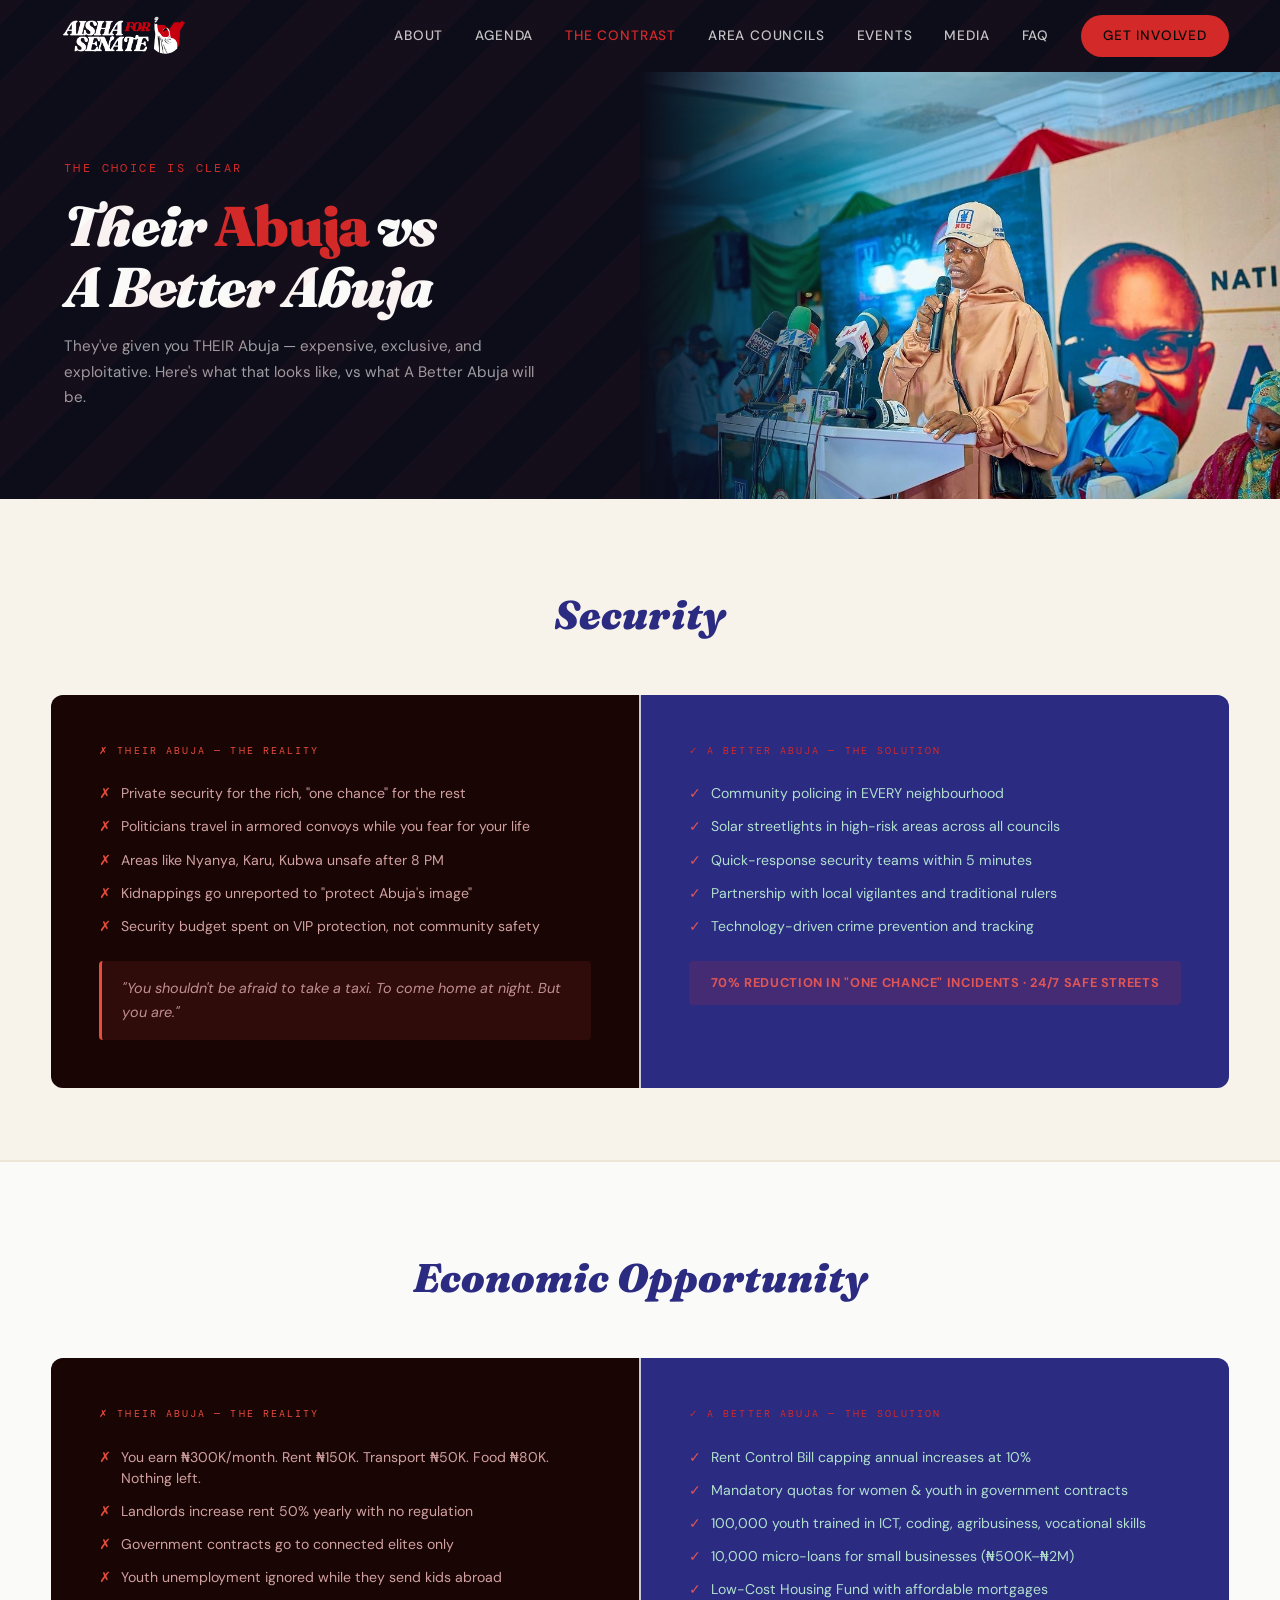
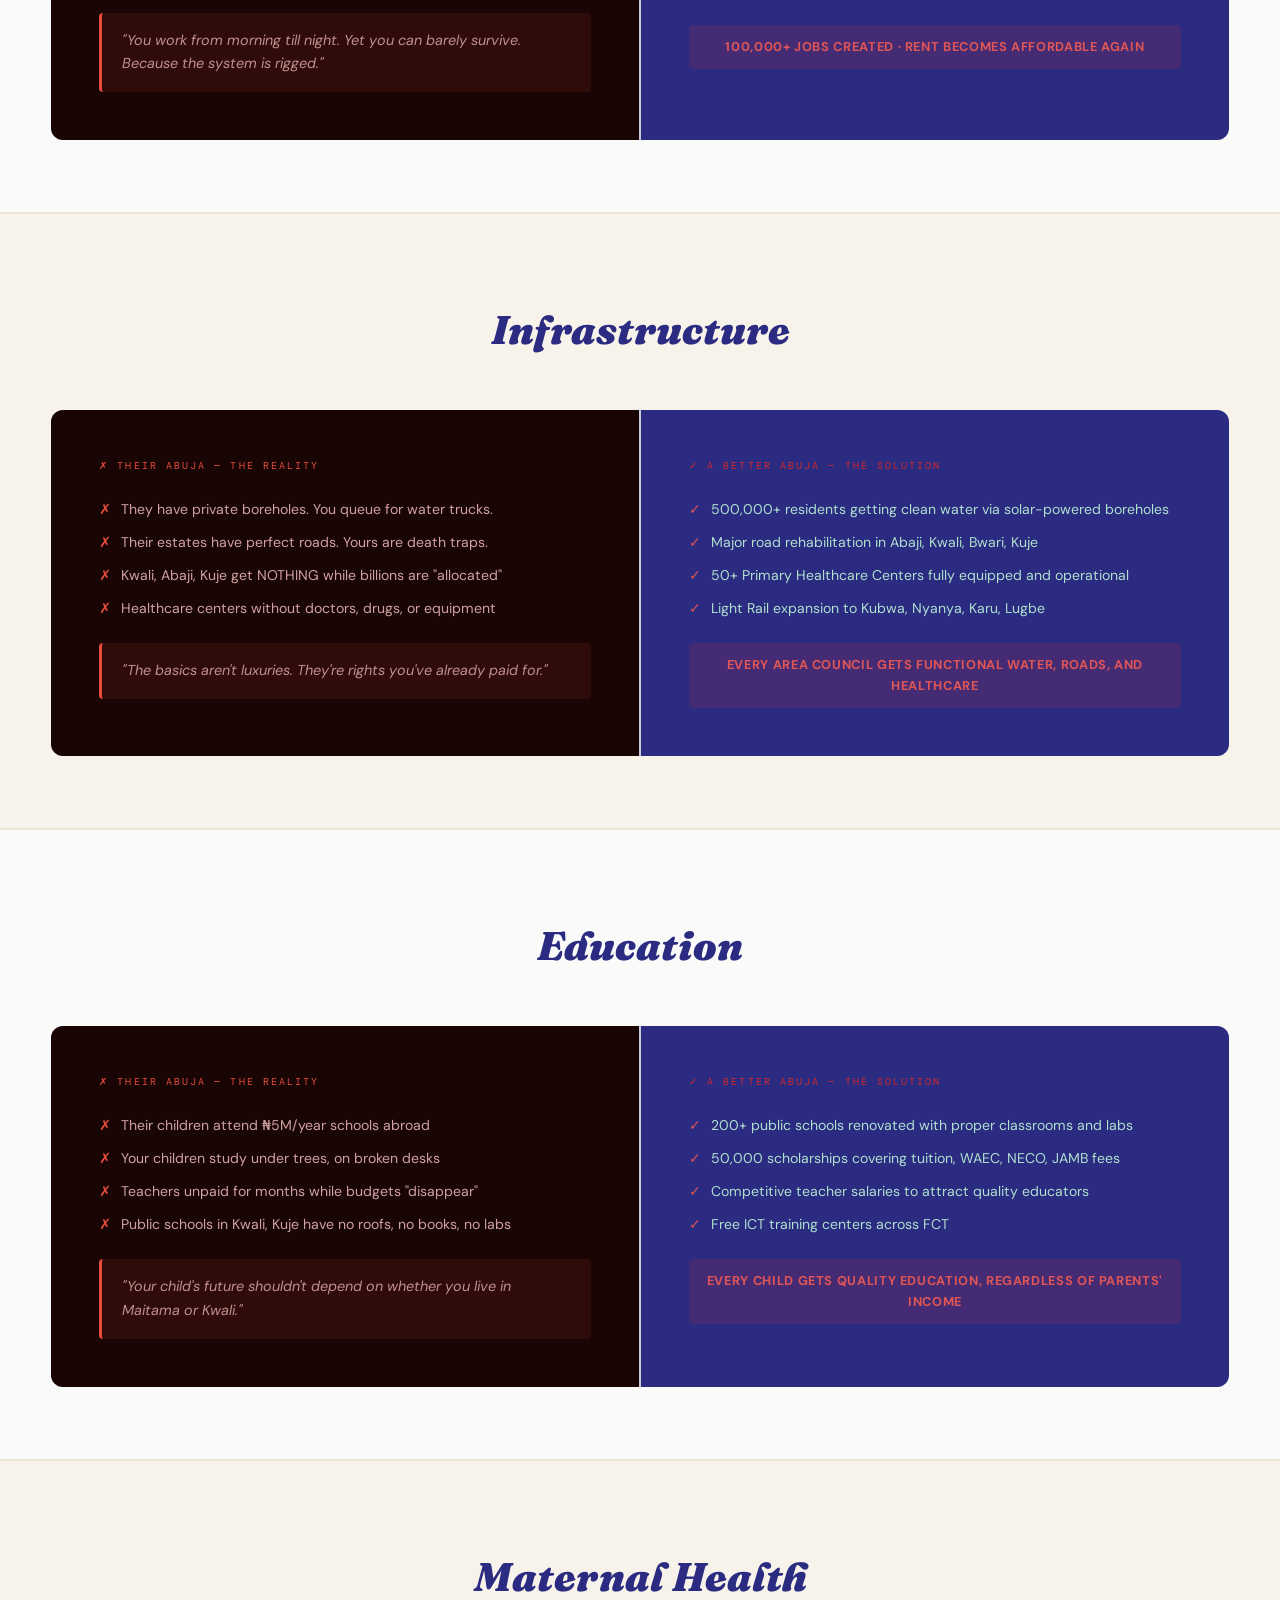
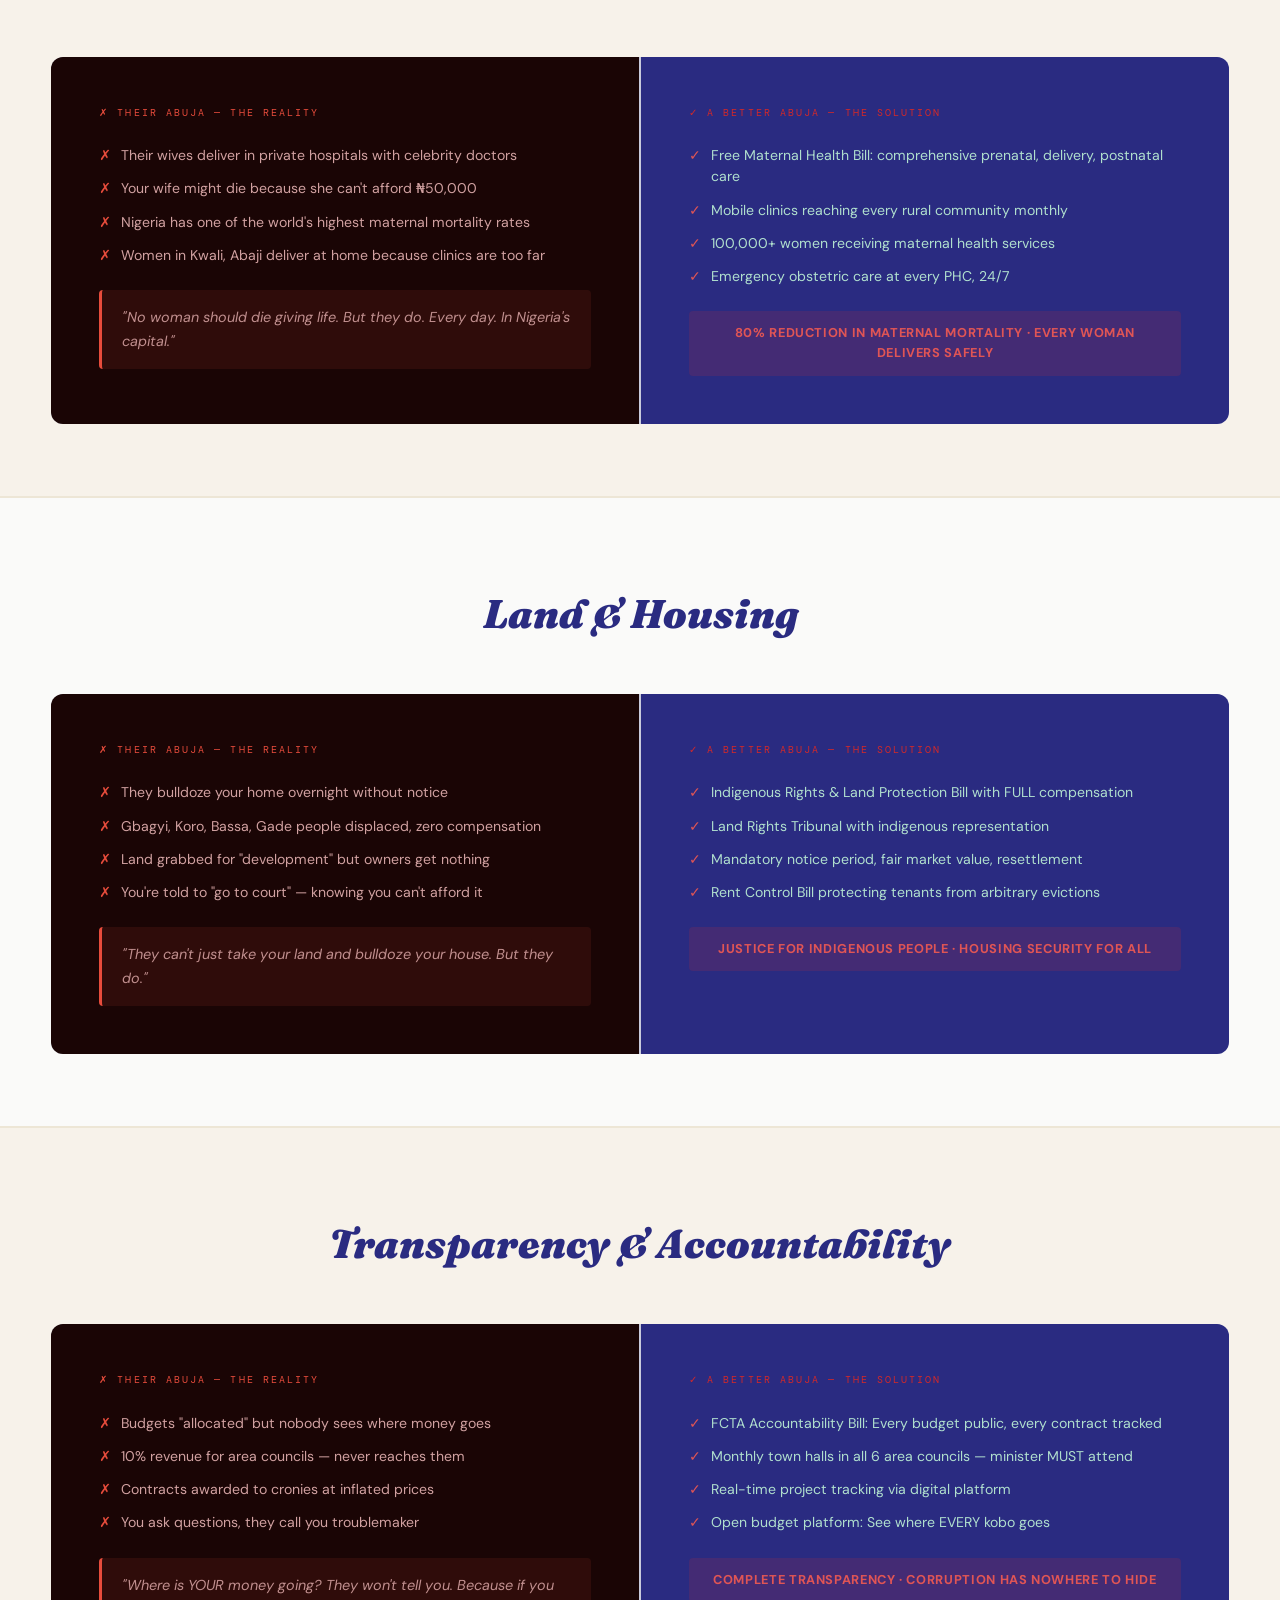
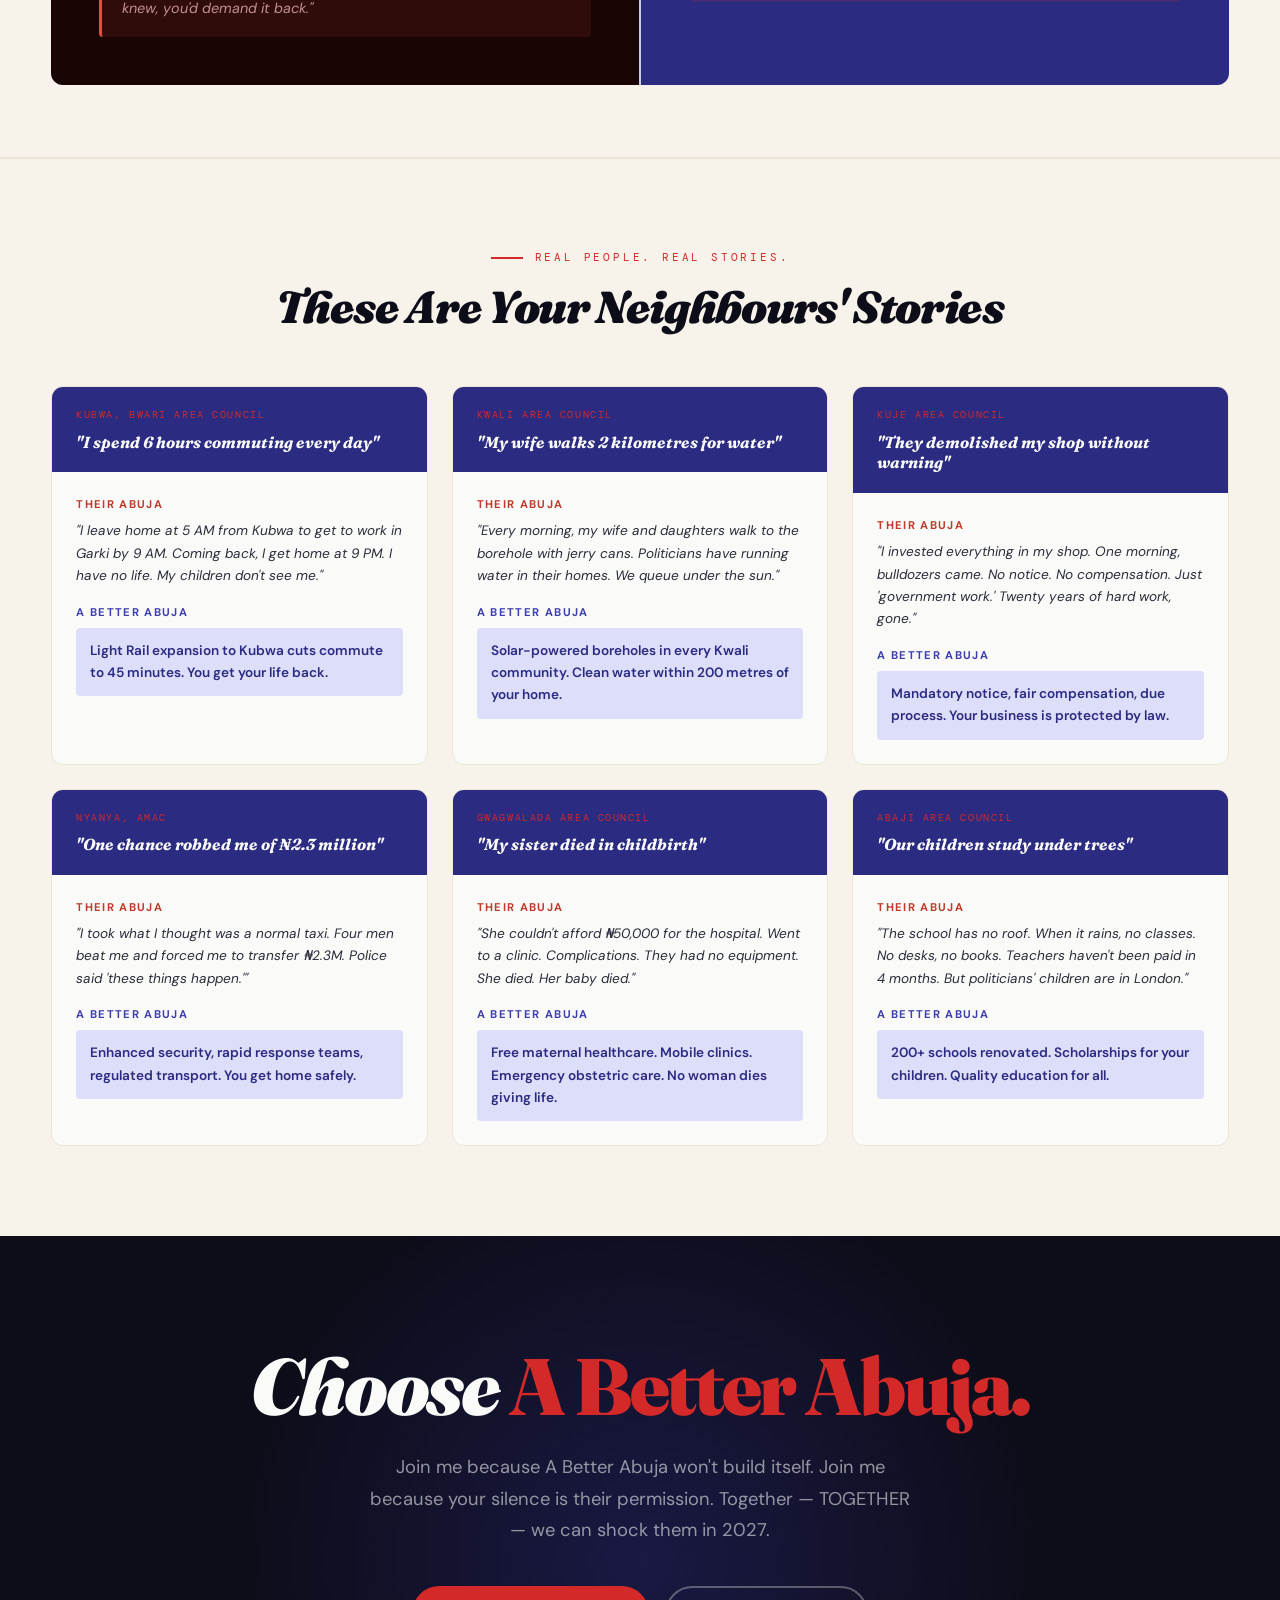
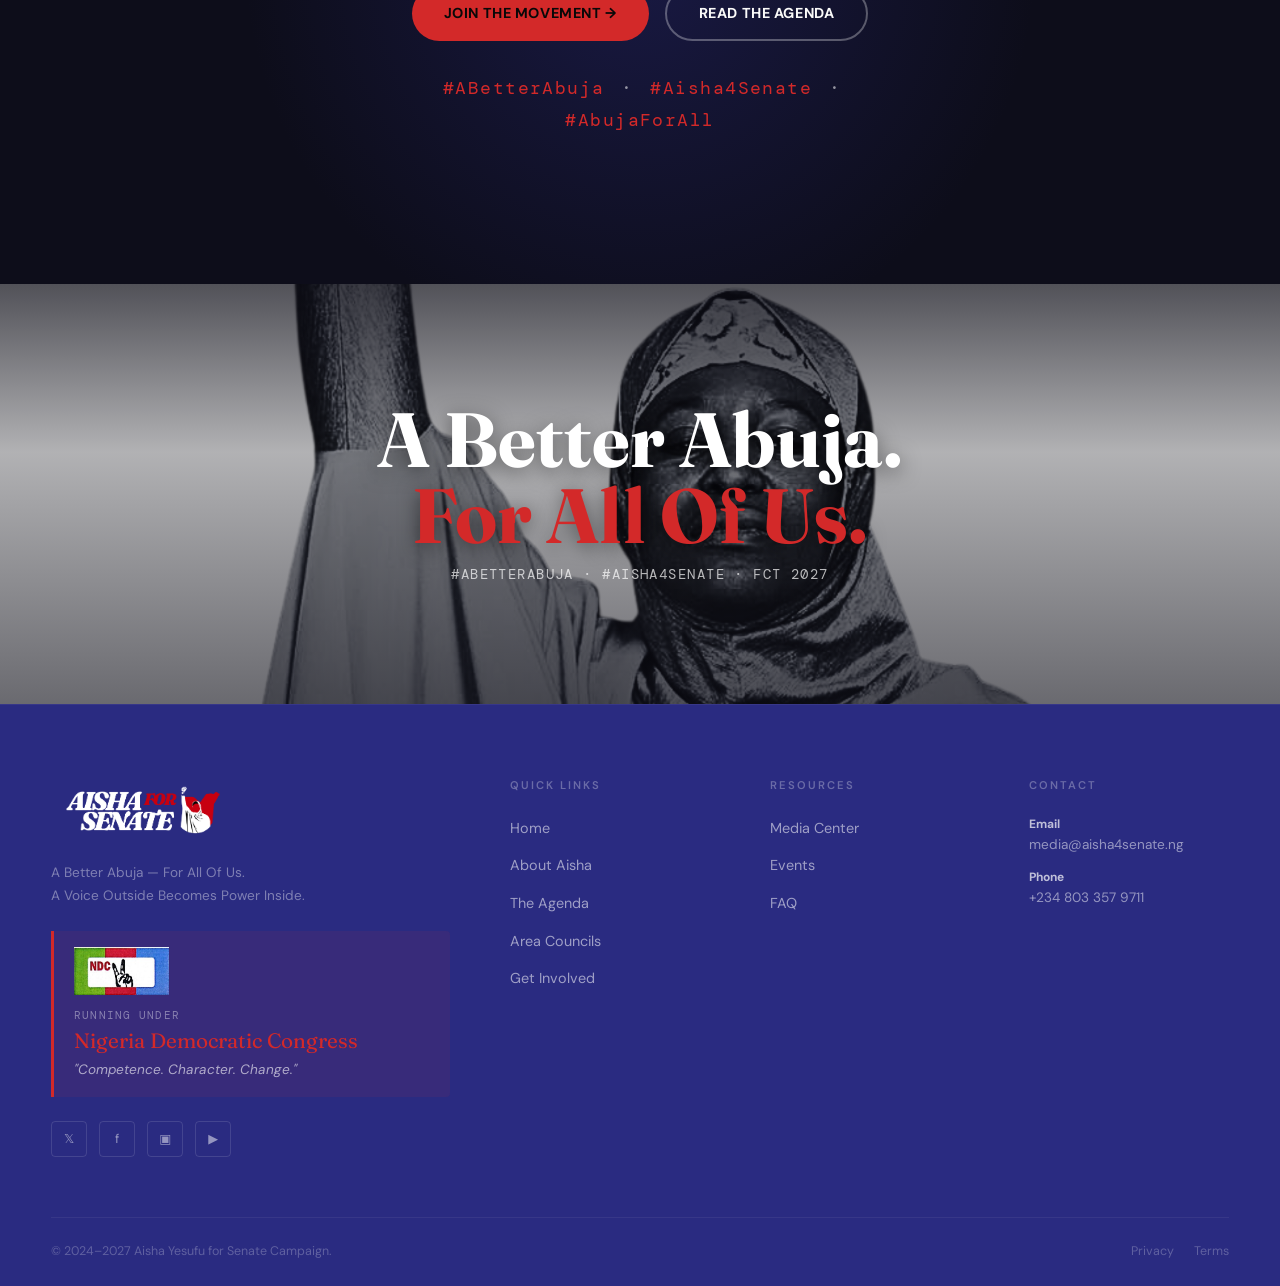
<file: contrast.html>
<!DOCTYPE html>
<html lang="en">
<head>
  <meta charset="UTF-8">
  <meta name="viewport" content="width=device-width, initial-scale=1.0">
  <title>The Contrast — Their Abuja vs A Better Abuja | Aisha4Senate</title>
  <meta name="description" content="See the stark difference between their Abuja (expensive, exclusive, exploitative) and A Better Abuja that works for all of us.">
  <link rel="stylesheet" href="css/styles.css">
  <link rel="preconnect" href="https://fonts.googleapis.com">
<link rel="preconnect" href="https://fonts.gstatic.com" crossorigin>
</head>
<body>
<nav class="nav scrolled"><div class="container nav-inner">
  <a href="index.html" class="nav-logo"><img src="/images/aisha-logo.png" alt="Aisha4Senate" class="nav-logo-img" onerror="this.style.display='none';this.nextElementSibling.style.display='flex'"><span class="nav-logo-text" style="display:none">AISHA<span>4</span>SENATE</span></a>
  <div class="nav-links">
    <a href="about.html">About</a><a href="agenda.html">Agenda</a>
    <a href="contrast.html" class="active">The Contrast</a><a href="area-councils.html">Area Councils</a>
    <a href="events.html">Events</a><a href="media.html">Media</a><a href="faq.html">FAQ</a>
    <a href="get-involved.html" class="nav-cta">Get Involved</a>
  </div>
  <button class="nav-hamburger" aria-label="Menu"><span></span><span></span><span></span></button>
</div></nav>
<div class="nav-mobile"><a href="index.html">Home</a><a href="about.html">About</a><a href="agenda.html">Agenda</a><a href="area-councils.html">Area Councils</a><a href="events.html">Events</a><a href="get-involved.html" style="color:var(--gold)">Get Involved →</a></div>

<section class="page-header" style="padding:0">
  <div class="page-header-split">
    <div class="container" style="display:contents">
      <div class="page-header-text" style="padding-left:max(1.5rem,calc((100vw - 1200px)/2 + 1.5rem))">
        <div class="eyebrow reveal">The Choice Is Clear</div>
        <h1 class="reveal">Their <em>Abuja</em> vs<br>A Better Abuja</h1>
        <p class="reveal reveal-delay-1">They've given you THEIR Abuja — expensive, exclusive, and exploitative. Here's what that looks like, vs what A Better Abuja will be.</p>
      </div>
      <div class="page-header-image">
        <img src="/images/aisha-contrast.jpg" alt="Aisha Yesufu" onerror="this.style.opacity='0'">
      </div>
    </div>
  </div>
</section>

<!-- Section 1: Security -->
<section class="contrast-section">
  <div class="container">
    <div class="contrast-header reveal">
      <span class="contrast-icon"></span>
      <h2>Security</h2>
    </div>
    <div class="contrast-grid">
      <div class="contrast-col contrast-their reveal">
        <div class="contrast-col-label">✗ THEIR ABUJA — The Reality</div>
        <ul>
          <li>Private security for the rich, "one chance" for the rest</li>
          <li>Politicians travel in armored convoys while you fear for your life</li>
          <li>Areas like Nyanya, Karu, Kubwa unsafe after 8 PM</li>
          <li>Kidnappings go unreported to "protect Abuja's image"</li>
          <li>Security budget spent on VIP protection, not community safety</li>
        </ul>
        <div class="contrast-quote">"You shouldn't be afraid to take a taxi. To come home at night. But you are."</div>
      </div>
      <div class="contrast-col contrast-better reveal reveal-delay-1">
        <div class="contrast-col-label">✓ A BETTER ABUJA — The Solution</div>
        <ul>
          <li>Community policing in EVERY neighbourhood</li>
          <li>Solar streetlights in high-risk areas across all councils</li>
          <li>Quick-response security teams within 5 minutes</li>
          <li>Partnership with local vigilantes and traditional rulers</li>
          <li>Technology-driven crime prevention and tracking</li>
        </ul>
        <div class="contrast-impact"> 70% reduction in "one chance" incidents · 24/7 safe streets</div>
      </div>
    </div>
  </div>
</section>

<!-- Section 2: Economic -->
<section class="contrast-section">
  <div class="container">
    <div class="contrast-header reveal"><span class="contrast-icon"></span><h2>Economic Opportunity</h2></div>
    <div class="contrast-grid">
      <div class="contrast-col contrast-their reveal">
        <div class="contrast-col-label">✗ THEIR ABUJA — The Reality</div>
        <ul>
          <li>You earn ₦300K/month. Rent ₦150K. Transport ₦50K. Food ₦80K. Nothing left.</li>
          <li>Landlords increase rent 50% yearly with no regulation</li>
          <li>Government contracts go to connected elites only</li>
          <li>Youth unemployment ignored while they send kids abroad</li>
        </ul>
        <div class="contrast-quote">"You work from morning till night. Yet you can barely survive. Because the system is rigged."</div>
      </div>
      <div class="contrast-col contrast-better reveal reveal-delay-1">
        <div class="contrast-col-label">✓ A BETTER ABUJA — The Solution</div>
        <ul>
          <li>Rent Control Bill capping annual increases at 10%</li>
          <li>Mandatory quotas for women &amp; youth in government contracts</li>
          <li>100,000 youth trained in ICT, coding, agribusiness, vocational skills</li>
          <li>10,000 micro-loans for small businesses (₦500K–₦2M)</li>
          <li>Low-Cost Housing Fund with affordable mortgages</li>
        </ul>
        <div class="contrast-impact"> 100,000+ jobs created · Rent becomes affordable again</div>
      </div>
    </div>
  </div>
</section>

<!-- Section 3: Infrastructure -->
<section class="contrast-section">
  <div class="container">
    <div class="contrast-header reveal"><span class="contrast-icon"></span><h2>Infrastructure</h2></div>
    <div class="contrast-grid">
      <div class="contrast-col contrast-their reveal">
        <div class="contrast-col-label">✗ THEIR ABUJA — The Reality</div>
        <ul>
          <li>They have private boreholes. You queue for water trucks.</li>
          <li>Their estates have perfect roads. Yours are death traps.</li>
          <li>Kwali, Abaji, Kuje get NOTHING while billions are "allocated"</li>
          <li>Healthcare centers without doctors, drugs, or equipment</li>
        </ul>
        <div class="contrast-quote">"The basics aren't luxuries. They're rights you've already paid for."</div>
      </div>
      <div class="contrast-col contrast-better reveal reveal-delay-1">
        <div class="contrast-col-label">✓ A BETTER ABUJA — The Solution</div>
        <ul>
          <li>500,000+ residents getting clean water via solar-powered boreholes</li>
          <li>Major road rehabilitation in Abaji, Kwali, Bwari, Kuje</li>
          <li>50+ Primary Healthcare Centers fully equipped and operational</li>
          <li>Light Rail expansion to Kubwa, Nyanya, Karu, Lugbe</li>
        </ul>
        <div class="contrast-impact"> Every area council gets functional water, roads, and healthcare</div>
      </div>
    </div>
  </div>
</section>

<!-- Section 4: Education -->
<section class="contrast-section">
  <div class="container">
    <div class="contrast-header reveal"><span class="contrast-icon"></span><h2>Education</h2></div>
    <div class="contrast-grid">
      <div class="contrast-col contrast-their reveal">
        <div class="contrast-col-label">✗ THEIR ABUJA — The Reality</div>
        <ul>
          <li>Their children attend ₦5M/year schools abroad</li>
          <li>Your children study under trees, on broken desks</li>
          <li>Teachers unpaid for months while budgets "disappear"</li>
          <li>Public schools in Kwali, Kuje have no roofs, no books, no labs</li>
        </ul>
        <div class="contrast-quote">"Your child's future shouldn't depend on whether you live in Maitama or Kwali."</div>
      </div>
      <div class="contrast-col contrast-better reveal reveal-delay-1">
        <div class="contrast-col-label">✓ A BETTER ABUJA — The Solution</div>
        <ul>
          <li>200+ public schools renovated with proper classrooms and labs</li>
          <li>50,000 scholarships covering tuition, WAEC, NECO, JAMB fees</li>
          <li>Competitive teacher salaries to attract quality educators</li>
          <li>Free ICT training centers across FCT</li>
        </ul>
        <div class="contrast-impact"> Every child gets quality education, regardless of parents' income</div>
      </div>
    </div>
  </div>
</section>

<!-- Section 5: Maternal Health -->
<section class="contrast-section">
  <div class="container">
    <div class="contrast-header reveal"><span class="contrast-icon"></span><h2>Maternal Health</h2></div>
    <div class="contrast-grid">
      <div class="contrast-col contrast-their reveal">
        <div class="contrast-col-label">✗ THEIR ABUJA — The Reality</div>
        <ul>
          <li>Their wives deliver in private hospitals with celebrity doctors</li>
          <li>Your wife might die because she can't afford ₦50,000</li>
          <li>Nigeria has one of the world's highest maternal mortality rates</li>
          <li>Women in Kwali, Abaji deliver at home because clinics are too far</li>
        </ul>
        <div class="contrast-quote">"No woman should die giving life. But they do. Every day. In Nigeria's capital."</div>
      </div>
      <div class="contrast-col contrast-better reveal reveal-delay-1">
        <div class="contrast-col-label">✓ A BETTER ABUJA — The Solution</div>
        <ul>
          <li>Free Maternal Health Bill: comprehensive prenatal, delivery, postnatal care</li>
          <li>Mobile clinics reaching every rural community monthly</li>
          <li>100,000+ women receiving maternal health services</li>
          <li>Emergency obstetric care at every PHC, 24/7</li>
        </ul>
        <div class="contrast-impact"> 80% reduction in maternal mortality · Every woman delivers safely</div>
      </div>
    </div>
  </div>
</section>

<!-- Section 6: Land -->
<section class="contrast-section">
  <div class="container">
    <div class="contrast-header reveal"><span class="contrast-icon"></span><h2>Land &amp; Housing</h2></div>
    <div class="contrast-grid">
      <div class="contrast-col contrast-their reveal">
        <div class="contrast-col-label">✗ THEIR ABUJA — The Reality</div>
        <ul>
          <li>They bulldoze your home overnight without notice</li>
          <li>Gbagyi, Koro, Bassa, Gade people displaced, zero compensation</li>
          <li>Land grabbed for "development" but owners get nothing</li>
          <li>You're told to "go to court" — knowing you can't afford it</li>
        </ul>
        <div class="contrast-quote">"They can't just take your land and bulldoze your house. But they do."</div>
      </div>
      <div class="contrast-col contrast-better reveal reveal-delay-1">
        <div class="contrast-col-label">✓ A BETTER ABUJA — The Solution</div>
        <ul>
          <li>Indigenous Rights &amp; Land Protection Bill with FULL compensation</li>
          <li>Land Rights Tribunal with indigenous representation</li>
          <li>Mandatory notice period, fair market value, resettlement</li>
          <li>Rent Control Bill protecting tenants from arbitrary evictions</li>
        </ul>
        <div class="contrast-impact"> Justice for indigenous people · Housing security for all</div>
      </div>
    </div>
  </div>
</section>

<!-- Section 7: Transparency -->
<section class="contrast-section">
  <div class="container">
    <div class="contrast-header reveal"><span class="contrast-icon"></span><h2>Transparency &amp; Accountability</h2></div>
    <div class="contrast-grid">
      <div class="contrast-col contrast-their reveal">
        <div class="contrast-col-label">✗ THEIR ABUJA — The Reality</div>
        <ul>
          <li>Budgets "allocated" but nobody sees where money goes</li>
          <li>10% revenue for area councils — never reaches them</li>
          <li>Contracts awarded to cronies at inflated prices</li>
          <li>You ask questions, they call you troublemaker</li>
        </ul>
        <div class="contrast-quote">"Where is YOUR money going? They won't tell you. Because if you knew, you'd demand it back."</div>
      </div>
      <div class="contrast-col contrast-better reveal reveal-delay-1">
        <div class="contrast-col-label">✓ A BETTER ABUJA — The Solution</div>
        <ul>
          <li>FCTA Accountability Bill: Every budget public, every contract tracked</li>
          <li>Monthly town halls in all 6 area councils — minister MUST attend</li>
          <li>Real-time project tracking via digital platform</li>
          <li>Open budget platform: See where EVERY kobo goes</li>
        </ul>
        <div class="contrast-impact"> Complete transparency · Corruption has nowhere to hide</div>
      </div>
    </div>
  </div>
</section>

<!-- Real Stories -->
<section style="padding:clamp(60px,10vh,100px) 0;background:var(--cream);">
  <div class="container">
    <div class="reveal" style="text-align:center;margin-bottom:56px">
      <div class="section-eyebrow" style="justify-content:center">Real People. Real Stories.</div>
      <h2 class="section-title" style="font-size:clamp(1.8rem,4vw,2.8rem);color:var(--near-black)">These Are Your Neighbours' Stories</h2>
    </div>
    <div class="stories-grid">
      <div class="story-card reveal">
        <div class="story-card-top">
          <div class="story-location">Kubwa, Bwari Area Council</div>
          <div class="story-headline">"I spend 6 hours commuting every day"</div>
        </div>
        <div class="story-card-body">
          <div class="story-label their">THEIR ABUJA</div>
          <p class="story-text">"I leave home at 5 AM from Kubwa to get to work in Garki by 9 AM. Coming back, I get home at 9 PM. I have no life. My children don't see me."</p>
          <div class="story-label better">A BETTER ABUJA</div>
          <p class="story-solution">Light Rail expansion to Kubwa cuts commute to 45 minutes. You get your life back.</p>
        </div>
      </div>
      <div class="story-card reveal reveal-delay-1">
        <div class="story-card-top">
          <div class="story-location">Kwali Area Council</div>
          <div class="story-headline">"My wife walks 2 kilometres for water"</div>
        </div>
        <div class="story-card-body">
          <div class="story-label their">THEIR ABUJA</div>
          <p class="story-text">"Every morning, my wife and daughters walk to the borehole with jerry cans. Politicians have running water in their homes. We queue under the sun."</p>
          <div class="story-label better">A BETTER ABUJA</div>
          <p class="story-solution">Solar-powered boreholes in every Kwali community. Clean water within 200 metres of your home.</p>
        </div>
      </div>
      <div class="story-card reveal reveal-delay-2">
        <div class="story-card-top">
          <div class="story-location">Kuje Area Council</div>
          <div class="story-headline">"They demolished my shop without warning"</div>
        </div>
        <div class="story-card-body">
          <div class="story-label their">THEIR ABUJA</div>
          <p class="story-text">"I invested everything in my shop. One morning, bulldozers came. No notice. No compensation. Just 'government work.' Twenty years of hard work, gone."</p>
          <div class="story-label better">A BETTER ABUJA</div>
          <p class="story-solution">Mandatory notice, fair compensation, due process. Your business is protected by law.</p>
        </div>
      </div>
      <div class="story-card reveal">
        <div class="story-card-top">
          <div class="story-location">Nyanya, AMAC</div>
          <div class="story-headline">"One chance robbed me of ₦2.3 million"</div>
        </div>
        <div class="story-card-body">
          <div class="story-label their">THEIR ABUJA</div>
          <p class="story-text">"I took what I thought was a normal taxi. Four men beat me and forced me to transfer ₦2.3M. Police said 'these things happen.'"</p>
          <div class="story-label better">A BETTER ABUJA</div>
          <p class="story-solution">Enhanced security, rapid response teams, regulated transport. You get home safely.</p>
        </div>
      </div>
      <div class="story-card reveal reveal-delay-1">
        <div class="story-card-top">
          <div class="story-location">Gwagwalada Area Council</div>
          <div class="story-headline">"My sister died in childbirth"</div>
        </div>
        <div class="story-card-body">
          <div class="story-label their">THEIR ABUJA</div>
          <p class="story-text">"She couldn't afford ₦50,000 for the hospital. Went to a clinic. Complications. They had no equipment. She died. Her baby died."</p>
          <div class="story-label better">A BETTER ABUJA</div>
          <p class="story-solution">Free maternal healthcare. Mobile clinics. Emergency obstetric care. No woman dies giving life.</p>
        </div>
      </div>
      <div class="story-card reveal reveal-delay-2">
        <div class="story-card-top">
          <div class="story-location">Abaji Area Council</div>
          <div class="story-headline">"Our children study under trees"</div>
        </div>
        <div class="story-card-body">
          <div class="story-label their">THEIR ABUJA</div>
          <p class="story-text">"The school has no roof. When it rains, no classes. No desks, no books. Teachers haven't been paid in 4 months. But politicians' children are in London."</p>
          <div class="story-label better">A BETTER ABUJA</div>
          <p class="story-solution">200+ schools renovated. Scholarships for your children. Quality education for all.</p>
        </div>
      </div>
    </div>
  </div>
</section>

<!-- CTA -->
<section class="cta-section">
  <div class="container" style="position:relative;z-index:1"><div class="reveal">
    <h2>Choose <em>A Better Abuja.</em></h2>
    <p>Join me because A Better Abuja won't build itself. Join me because your silence is their permission. Together — TOGETHER — we can shock them in 2027.</p>
    <div class="cta-actions">
      <a href="get-involved.html" class="btn btn-primary">Join The Movement →</a>
      <a href="agenda.html" class="btn btn-secondary">Read The Agenda</a>
    </div>
    <p class="hashtags"><span>#ABetterAbuja</span> · <span>#Aisha4Senate</span> · <span>#AbujaForAll</span></p>
  </div></div>
</section>

<!-- ═══ PRE-FOOTER RALLY STRIP ════════════════════════════════ -->
<div class="prefooter-rally">
  <img src="/images/aisha-rally-hands.jpg" alt="Aisha Yesufu — The Movement">
  <div class="prefooter-rally-overlay">
    <div class="prefooter-rally-text">
      <h2>A Better Abuja.<br><em>For All Of Us.</em></h2>
      <p>#ABetterAbuja · #Aisha4Senate · FCT 2027</p>
    </div>
  </div>
</div>
<footer class="footer"><div class="container">
  <div class="footer-grid">
    <div class="footer-brand">
        <img src="/images/aisha-logo.png" alt="Aisha4Senate" class="footer-logo-img" onerror="this.style.display='none'">
        <p class="tagline">A Better Abuja — For All Of Us.<br>A Voice Outside Becomes Power Inside.</p>
        <div class="footer-ndc-block">
          <img src="/images/ndc-logo.png" alt="Nigeria Democratic Congress" style="height:48px;width:auto;display:block;margin-bottom:.75rem;" onerror="this.style.display='none'">
          <div class="ndc-label">Running Under</div>
          <div class="ndc-name">Nigeria Democratic Congress</div>
          <div class="ndc-motto">"Competence. Character. Change."</div>
        </div>
        <div class="footer-socials">
          <a href="#" class="footer-social" aria-label="Twitter">𝕏</a>
          <a href="#" class="footer-social" aria-label="Facebook">f</a>
          <a href="#" class="footer-social" aria-label="Instagram">▣</a>
          <a href="#" class="footer-social" aria-label="YouTube">▶</a>
        </div>
      </div>
      <div class="footer-col"><h4>Quick Links</h4><ul><li><a href="index.html">Home</a></li><li><a href="about.html">About Aisha</a></li><li><a href="agenda.html">The Agenda</a></li><li><a href="area-councils.html">Area Councils</a></li><li><a href="get-involved.html">Get Involved</a></li></ul></div>
    <div class="footer-col"><h4>Resources</h4><ul><li><a href="media.html">Media Center</a></li><li><a href="events.html">Events</a></li><li><a href="faq.html">FAQ</a></li></ul></div>
    <div class="footer-col"><h4>Contact</h4><div class="footer-contact-item"><div><strong>Email</strong>media@aisha4senate.ng</div></div><div class="footer-contact-item"><div><strong>Phone</strong>+234 803 357 9711</div></div></div>
  </div>
  <div class="footer-bottom"><p>© 2024–2027 Aisha Yesufu for Senate Campaign.</p><div class="footer-bottom-links"><a href="#">Privacy</a><a href="#">Terms</a></div></div>
</div></footer>
<script src="js/main.js"></script>
</body>
</html>
</file>
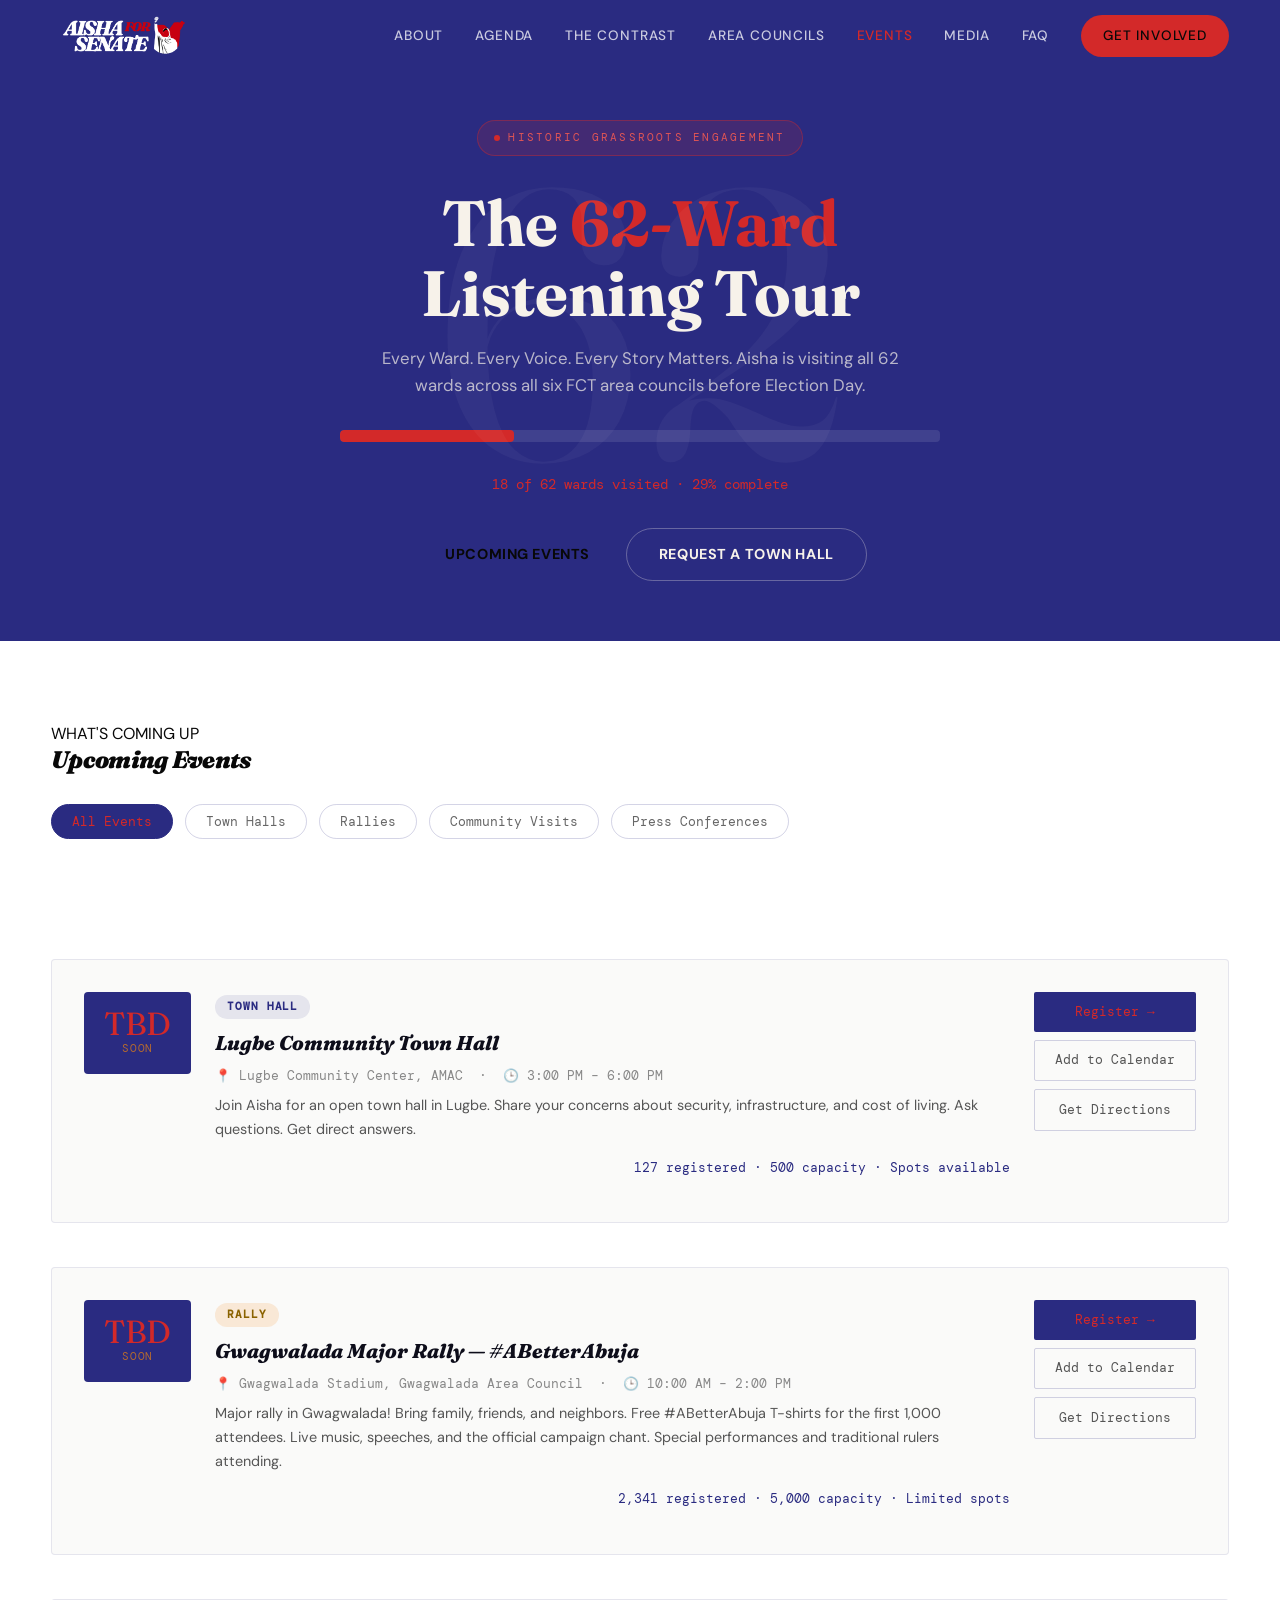
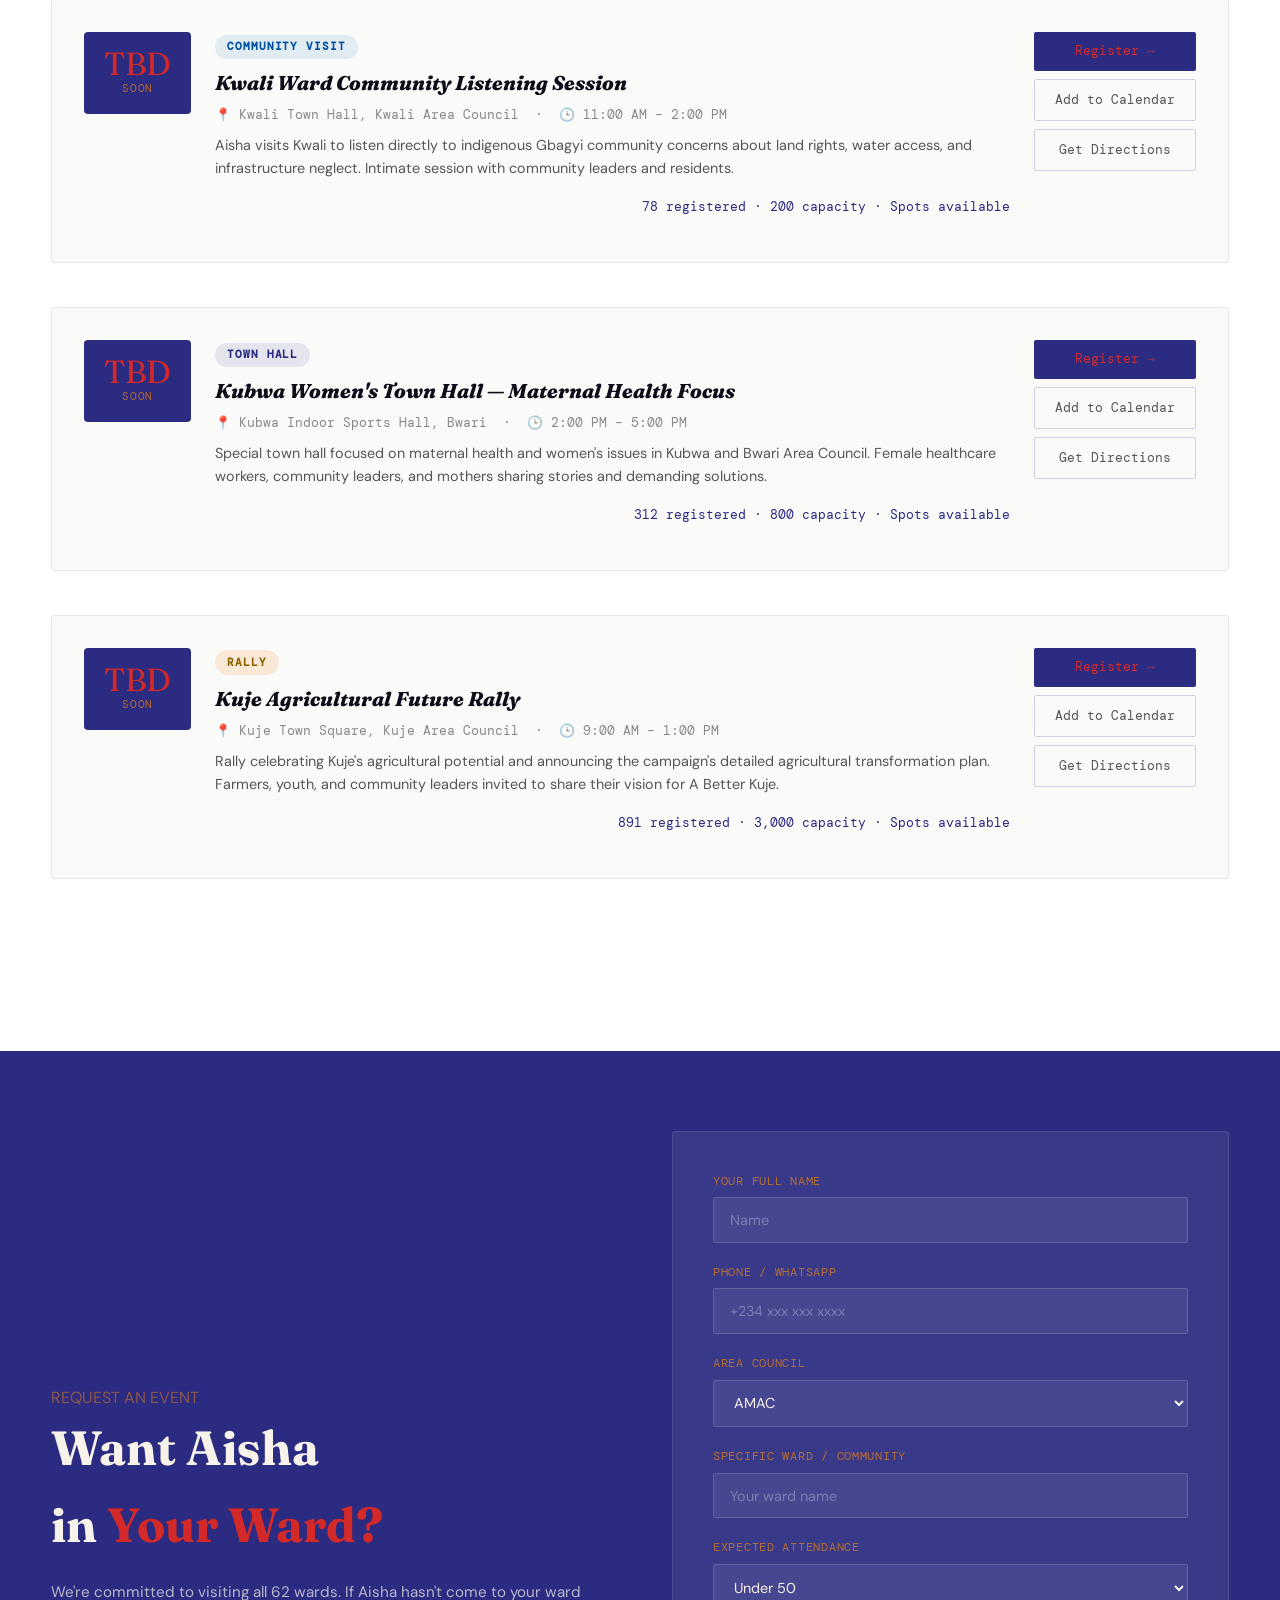
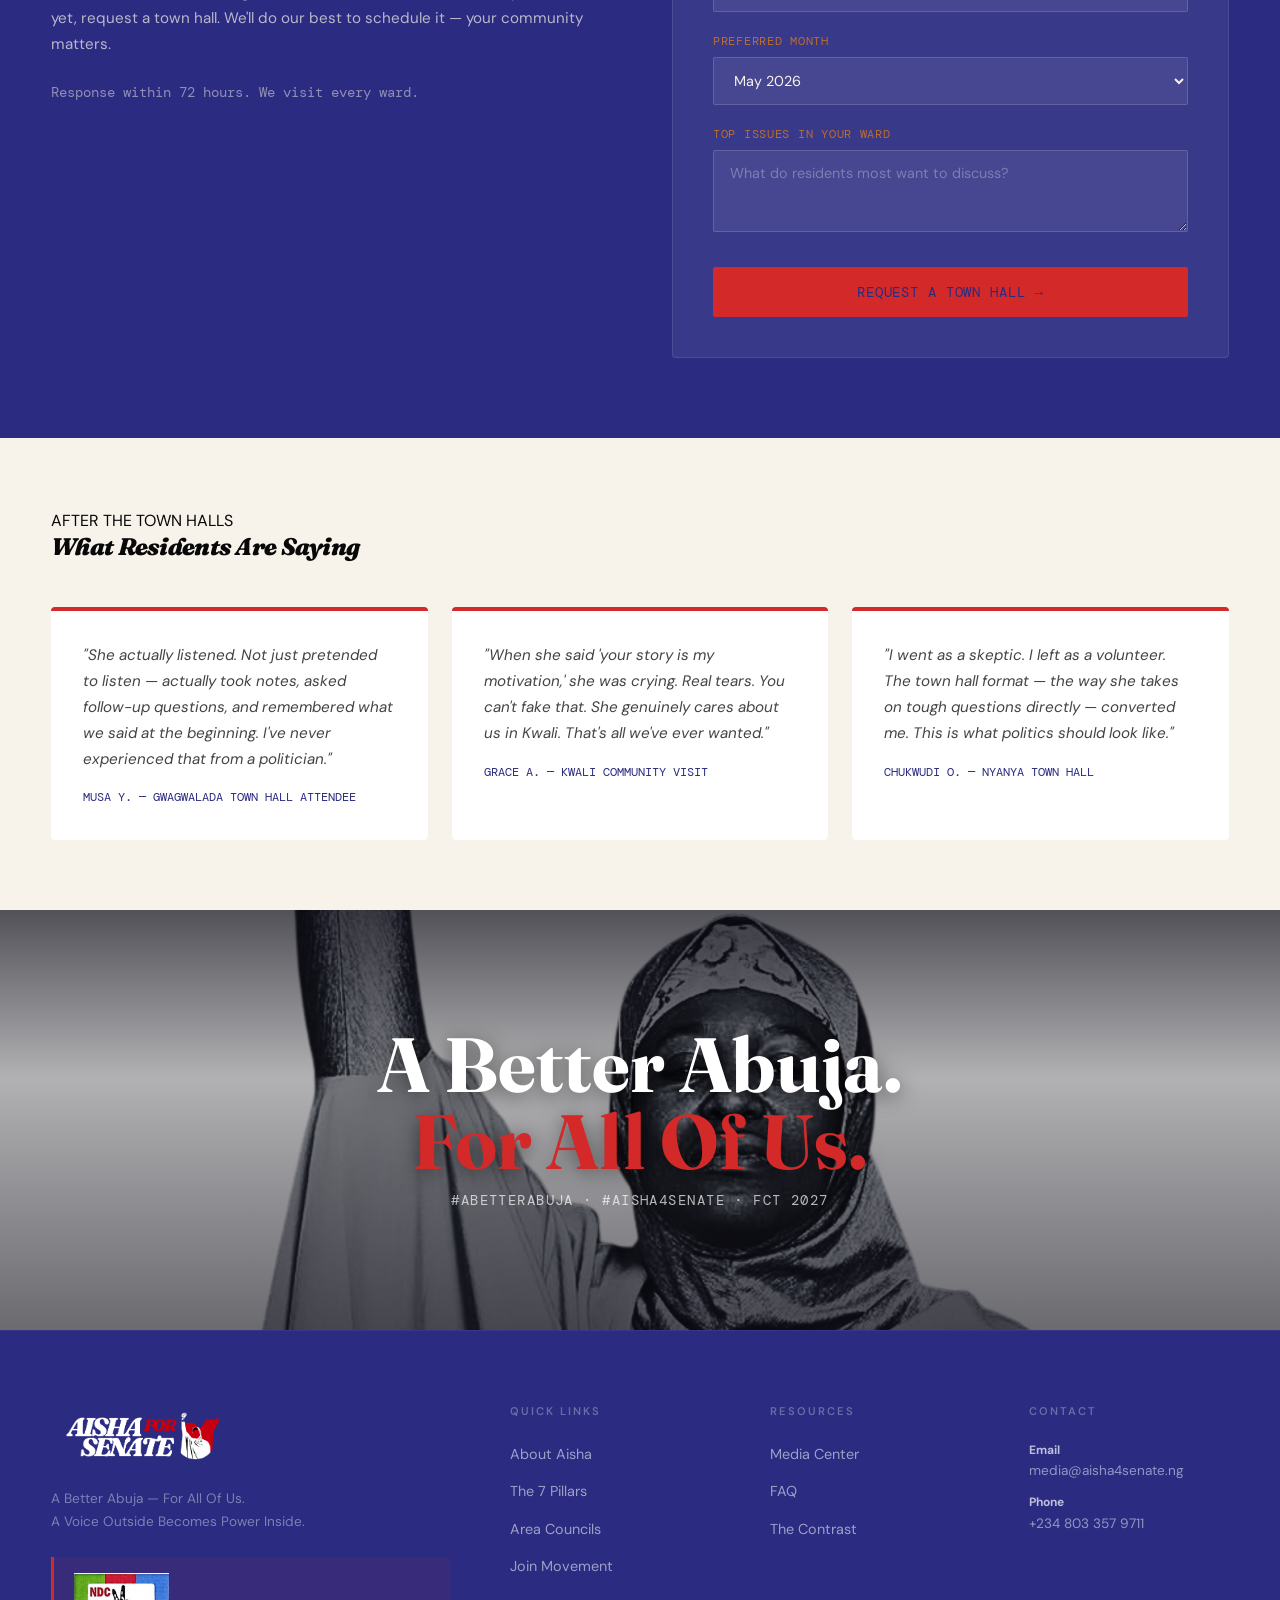
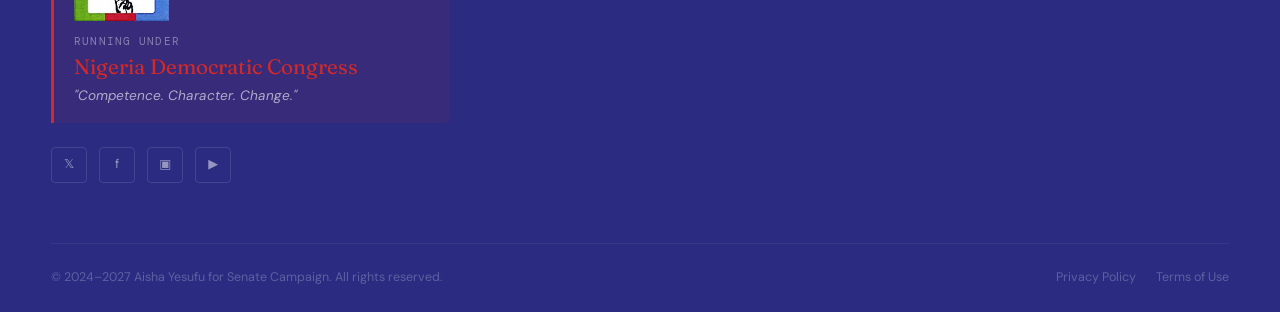
<file: events.html>
<!DOCTYPE html>
<html lang="en">
<head>
  <meta charset="UTF-8">
  <meta name="viewport" content="width=device-width, initial-scale=1.0">
  <title>Events & Town Halls — 62-Ward Listening Tour | Aisha4Senate</title>
  <meta name="description" content="Track the historic 62-ward listening tour. See upcoming events, register for town halls, and request Aisha to visit your community.">
  <link rel="preconnect" href="https://fonts.googleapis.com">
<link rel="preconnect" href="https://fonts.gstatic.com" crossorigin>
  <link rel="stylesheet" href="css/styles.css">
  <style>
    .events-hero { background: var(--green-deep); padding: 120px 0 60px; text-align: center; position: relative; overflow: hidden; }
    .events-hero::before { content: '62'; position: absolute; font-family: var(--font-display); font-size: clamp(12rem,30vw,24rem); color: rgba(255,255,255,.04); top: 50%; left: 50%; transform: translate(-50%,-50%); pointer-events: none; }
    .events-hero h1 { font-family: var(--font-display); font-size: clamp(2.5rem,6vw,4rem); color: var(--cream); line-height: 1.1; margin-bottom: 1rem; }
    .events-hero h1 span { color: var(--gold); }
    .events-hero p { color: rgba(247,242,234,.7); font-size: 1.05rem; max-width: 560px; margin: 0 auto 2rem; }

    /* Overall progress */
    .progress-hero-bar { background: rgba(255,255,255,.1); border-radius: 4px; height: 12px; margin: 2rem auto; max-width: 600px; overflow: hidden; }
    .progress-hero-fill { height: 100%; background: var(--gold); border-radius: 4px; width: 0; transition: width 2s ease; }
    .progress-hero-label { font-family: var(--font-mono); font-size: .85rem; color: var(--gold); }

    /* Tour tracker */
    .tracker-section { background: var(--cream); padding: 80px 0; }
    .overall-stat { display: flex; justify-content: center; gap: 4rem; margin: 3rem 0; flex-wrap: wrap; }
    .os-item { text-align: center; }
    .os-item .num { font-family: var(--font-display); font-size: 3.5rem; color: var(--green-deep); display: block; line-height: 1; }
    .os-item .lbl { font-family: var(--font-mono); font-size: .75rem; color: #888; text-transform: uppercase; letter-spacing: .06em; margin-top: .25rem; }

    .councils-tracker { display: grid; grid-template-columns: repeat(auto-fit,minmax(300px,1fr)); gap: 1.5rem; margin-top: 3rem; }
    .council-track { background: #fff; border-radius: 4px; padding: 1.5rem; border: 1px solid rgba(42,43,129,.08); }
    .ct-header { display: flex; justify-content: space-between; align-items: center; margin-bottom: 1rem; }
    .ct-name { font-family: var(--font-display); font-size: 1.2rem; color: var(--green-deep); }
    .ct-pct { font-family: var(--font-mono); font-size: .85rem; color: var(--gold); }
    .ct-bar { background: rgba(42,43,129,.1); border-radius: 2px; height: 6px; margin-bottom: 1rem; overflow: hidden; }
    .ct-fill { height: 100%; border-radius: 2px; background: var(--green-deep); width: 0; transition: width 1.5s ease; }
    .ward-pills { display: flex; flex-wrap: wrap; gap: .4rem; }
    .ward-pill { padding: .25rem .65rem; border-radius: 2rem; font-family: var(--font-mono); font-size: .7rem; }
    .ward-pill.visited { background: rgba(42,43,129,.12); color: var(--green-deep); }
    .ward-pill.pending { background: rgba(0,0,0,.05); color: #aaa; }

    /* Upcoming events */
    .upcoming-section { background: #fff; padding: 80px 0; }
    .events-filter { display: flex; gap: .75rem; flex-wrap: wrap; margin: 2rem 0 3rem; }
    .ef-btn { padding: .5rem 1.25rem; background: transparent; border: 1.5px solid rgba(42,43,129,.2); border-radius: 2rem; font-family: var(--font-mono); font-size: .8rem; color: #666; cursor: pointer; transition: all .2s; }
    .ef-btn.active, .ef-btn:hover { background: var(--green-deep); color: var(--gold); border-color: var(--green-deep); }
    .events-list { display: grid; gap: 1.5rem; }
    .event-card { border: 1.5px solid rgba(42,43,129,.1); border-radius: 4px; display: grid; grid-template-columns: auto 1fr auto; gap: 1.5rem; padding: 2rem; align-items: start; transition: box-shadow .2s; }
    .event-card:hover { box-shadow: 0 8px 32px rgba(42,43,129,.1); border-color: rgba(42,43,129,.25); }
    .event-date-box { text-align: center; background: var(--green-deep); color: var(--gold); padding: 1rem 1.25rem; border-radius: 4px; min-width: 70px; }
    .event-date-box .day { font-family: var(--font-display); font-size: 2rem; line-height: 1; }
    .event-date-box .month { font-family: var(--font-mono); font-size: .7rem; text-transform: uppercase; letter-spacing: .06em; color: rgba(237,131,14,.7); }
    .event-type-badge { display: inline-block; padding: .2rem .75rem; border-radius: 2rem; font-family: var(--font-mono); font-size: .7rem; text-transform: uppercase; margin-bottom: .5rem; }
    .badge-townhall { background: rgba(42,43,129,.1); color: var(--green-deep); }
    .badge-rally { background: rgba(237,131,14,.15); color: #8a6200; }
    .badge-visit { background: rgba(0,100,180,.1); color: #0050a0; }
    .badge-press { background: rgba(100,0,100,.1); color: #500050; }
    .event-title { font-family: var(--font-display); font-size: 1.25rem; color: var(--near-black); margin-bottom: .4rem; }
    .event-meta { font-family: var(--font-mono); font-size: .8rem; color: #888; margin-bottom: .5rem; }
    .event-desc { color: #555; font-size: .9rem; line-height: 1.65; margin-bottom: 1rem; }
    .event-rsvp { font-family: var(--font-mono); font-size: .8rem; color: var(--green-deep); margin-bottom: .75rem; }
    .event-actions { display: flex; flex-direction: column; gap: .5rem; align-items: stretch; }
    .ea-btn { padding: .6rem 1.25rem; border-radius: 2px; font-family: var(--font-mono); font-size: .8rem; text-decoration: none; text-align: center; cursor: pointer; border: none; transition: all .2s; white-space: nowrap; }
    .ea-btn.primary { background: var(--green-deep); color: var(--gold); }
    .ea-btn.primary:hover { background: var(--gold); color: var(--green-deep); }
    .ea-btn.outline { background: transparent; border: 1.5px solid rgba(42,43,129,.2); color: #555; }
    .ea-btn.outline:hover { border-color: var(--green-deep); color: var(--green-deep); }

    /* Request form */
    .request-section { background: var(--green-deep); padding: 80px 0; }
    .request-grid { display: grid; grid-template-columns: 1fr 1fr; gap: 4rem; align-items: center; }
    .request-text h2 { font-family: var(--font-display); font-size: clamp(2rem,4vw,3rem); color: var(--cream); margin-bottom: 1rem; }
    .request-text h2 span { color: var(--gold); }
    .request-text p { color: rgba(247,242,234,.7); line-height: 1.7; font-size: .95rem; }
    .request-form-box { background: rgba(255,255,255,.07); border: 1px solid rgba(255,255,255,.1); border-radius: 4px; padding: 2.5rem; }
    .rf-group { margin-bottom: 1.25rem; }
    .rf-group label { display: block; font-family: var(--font-mono); font-size: .75rem; text-transform: uppercase; letter-spacing: .06em; color: rgba(237,131,14,.7); margin-bottom: .4rem; }
    .rf-group input, .rf-group select, .rf-group textarea { width: 100%; padding: .8rem 1rem; background: rgba(255,255,255,.07); border: 1px solid rgba(255,255,255,.15); border-radius: 2px; color: var(--cream); font-size: .9rem; box-sizing: border-box; }
    .rf-group input::placeholder, .rf-group textarea::placeholder { color: rgba(255,255,255,.3); }
    .rf-group input:focus, .rf-group select:focus, .rf-group textarea:focus { outline: none; border-color: var(--gold); }
    .rf-group select option { background: var(--green-deep); color: var(--cream); }
    .rf-submit { width: 100%; padding: 1rem; background: var(--gold); border: none; border-radius: 2px; font-family: var(--font-mono); font-size: .9rem; text-transform: uppercase; letter-spacing: .06em; cursor: pointer; color: var(--green-deep); margin-top: .5rem; transition: background .2s; }
    .rf-submit:hover { background: #b8911e; }

    /* Testimonials */
    .event-testimonials { background: var(--cream); padding: 70px 0; }
    .test-slider { display: grid; grid-template-columns: repeat(auto-fit,minmax(260px,1fr)); gap: 1.5rem; margin-top: 3rem; }
    .test-card { background: #fff; border-radius: 4px; padding: 2rem; border-top: 4px solid var(--gold); }
    .test-quote { font-style: italic; color: #444; font-size: .95rem; line-height: 1.7; margin-bottom: 1rem; }
    .test-author { font-family: var(--font-mono); font-size: .75rem; color: var(--green-deep); text-transform: uppercase; }

    @media(max-width:768px) {
      .event-card { grid-template-columns: 1fr; }
      .event-date-box { width: fit-content; }
      .request-grid { grid-template-columns: 1fr; }
      .overall-stat { gap: 2rem; }
    }
  </style>
</head>
<body>

<nav class="nav" id="nav">
  <div class="container nav-inner">
    <a href="index.html" class="nav-logo"><img src="/images/aisha-logo.png" alt="Aisha4Senate" class="nav-logo-img" onerror="this.style.display='none';this.nextElementSibling.style.display='flex'"><span class="nav-logo-text" style="display:none">AISHA<span>4</span>SENATE</span></a>
    <div class="nav-links">
      <a href="about.html">About</a><a href="agenda.html">Agenda</a><a href="contrast.html">The Contrast</a>
      <a href="area-councils.html">Area Councils</a><a href="events.html" style="color:var(--gold)">Events</a>
      <a href="media.html">Media</a><a href="faq.html">FAQ</a>
      <a href="get-involved.html" class="nav-cta">Get Involved</a>
    </div>
    <button class="nav-hamburger" aria-label="Menu"><span></span><span></span><span></span></button>
  </div>
</nav>
<div class="nav-mobile">
  <a href="about.html">About</a><a href="agenda.html">Agenda</a><a href="contrast.html">The Contrast</a>
  <a href="area-councils.html">Area Councils</a><a href="events.html" style="color:var(--gold)">Events</a>
  <a href="media.html">Media</a><a href="faq.html">FAQ</a><a href="get-involved.html" style="color:var(--gold)">Get Involved →</a>
</div>

<!-- HERO -->
<section class="events-hero">
  <div class="container">
    <div class="hero-badge">Historic Grassroots Engagement</div>
    <h1>The <span>62-Ward</span><br>Listening Tour</h1>
    <p>Every Ward. Every Voice. Every Story Matters. Aisha is visiting all 62 wards across all six FCT area councils before Election Day.</p>
    <div class="progress-hero-bar" id="heroBar"><div class="progress-hero-fill" id="heroFill"></div></div>
    <div class="progress-hero-label">18 of 62 wards visited · 29% complete</div>
    <div class="btn-group" style="margin-top:2rem">
      <a href="#upcoming" class="btn btn-gold">Upcoming Events</a>
      <a href="#request" class="btn" style="border:1px solid rgba(247,242,234,.3);color:var(--cream)">Request a Town Hall</a>
    </div>
  </div>
</section>

<!-- TRACKER
<section class="tracker-section">
  <div class="container">
    <div class="section-label reveal">LIVE PROGRESS TRACKER</div>
    <h2 class="section-title reveal">62-Ward Tour Status</h2>

    <div class="overall-stat">
      <div class="os-item"><span class="num counter" data-target="18">0</span><span class="lbl">Wards Visited</span></div>
      <div class="os-item"><span class="num counter" data-target="62">0</span><span class="lbl">Total Wards</span></div>
      <div class="os-item"><span class="num counter" data-target="44">0</span><span class="lbl">Still To Go</span></div>
      <div class="os-item"><span class="num" style="font-size:3.5rem;color:var(--green-deep);display:block">29%</span><span class="lbl">Completion</span></div>
    </div>

    <div class="councils-tracker">
      AMAC -->
      <!-- <div class="council-track reveal">
        <div class="ct-header">
          <div class="ct-name">AMAC <span style="font-size:.75rem;color:#888;font-family:var(--font-mono)">11 wards</span></div>
          <div class="ct-pct">5/11 · 45%</div>
        </div>
        <div class="ct-bar"><div class="ct-fill" data-pct="45"></div></div>
        <div class="ward-pills">
          <span class="ward-pill visited">✓ Garki</span><span class="ward-pill visited">✓ Wuse</span>
          <span class="ward-pill visited">✓ Asokoro</span><span class="ward-pill visited">✓ Nyanya</span>
          <span class="ward-pill visited">✓ Karu</span><span class="ward-pill pending">Gwagwa</span>
          <span class="ward-pill pending">Gui</span><span class="ward-pill pending">Jiwa</span>
          <span class="ward-pill pending">Karshi</span><span class="ward-pill pending">Orozo</span>
          <span class="ward-pill pending">Kabusa</span>
        </div>
      </div> -->
      <!-- Bwari -->
      <!-- <div class="council-track reveal">
        <div class="ct-header">
          <div class="ct-name">Bwari <span style="font-size:.75rem;color:#888;font-family:var(--font-mono)">10 wards</span></div>
          <div class="ct-pct">3/10 · 30%</div>
        </div>
        <div class="ct-bar"><div class="ct-fill" data-pct="30"></div></div>
        <div class="ward-pills">
          <span class="ward-pill visited">✓ Kubwa</span><span class="ward-pill visited">✓ Dutse</span>
          <span class="ward-pill visited">✓ Bwari</span><span class="ward-pill pending">Byazhin</span>
          <span class="ward-pill pending">Ushafa</span><span class="ward-pill pending">Shere</span>
          <span class="ward-pill pending">Usuma</span><span class="ward-pill pending">Kawu</span>
          <span class="ward-pill pending">Igu</span><span class="ward-pill pending">Kuduru</span>
        </div>
      </div> -->
      <!-- Gwagwalada -->
      <!-- <div class="council-track reveal">
        <div class="ct-header">
          <div class="ct-name">Gwagwalada <span style="font-size:.75rem;color:#888;font-family:var(--font-mono)">10 wards</span></div>
          <div class="ct-pct">3/10 · 30%</div>
        </div>
        <div class="ct-bar"><div class="ct-fill" data-pct="30"></div></div>
        <div class="ward-pills">
          <span class="ward-pill visited">✓ Gwagwalada Central</span><span class="ward-pill visited">✓ Tunga Maje</span>
          <span class="ward-pill visited">✓ Dobi</span><span class="ward-pill pending">Ibwa</span>
          <span class="ward-pill pending">Ikwa</span><span class="ward-pill pending">Kutunku</span>
          <span class="ward-pill pending">Paikon Kore</span><span class="ward-pill pending">Quarters</span>
          <span class="ward-pill pending">Staff Quarters</span><span class="ward-pill pending">Zuba</span>
        </div>
      </div> -->
      <!-- Kuje -->
      <!-- <div class="council-track reveal">
        <div class="ct-header">
          <div class="ct-name">Kuje <span style="font-size:.75rem;color:#888;font-family:var(--font-mono)">10 wards</span></div>
          <div class="ct-pct">2/10 · 20%</div>
        </div>
        <div class="ct-bar"><div class="ct-fill" data-pct="20"></div></div>
        <div class="ward-pills">
          <span class="ward-pill visited">✓ Kuje</span><span class="ward-pill visited">✓ Chibiri</span>
          <span class="ward-pill pending">Gaube</span><span class="ward-pill pending">Gudunkarya</span>
          <span class="ward-pill pending">Kabi</span><span class="ward-pill pending">Kujekwa</span>
          <span class="ward-pill pending">Kwaku</span><span class="ward-pill pending">Yenche</span>
          <span class="ward-pill pending">Rubochi</span><span class="ward-pill pending">Ugya</span>
        </div>
      </div> -->
      <!-- Kwali -->
      <!-- <div class="council-track reveal">
        <div class="ct-header">
          <div class="ct-name">Kwali <span style="font-size:.75rem;color:#888;font-family:var(--font-mono)">11 wards</span></div>
          <div class="ct-pct">3/11 · 27%</div>
        </div>
        <div class="ct-bar"><div class="ct-fill" data-pct="27"></div></div>
        <div class="ward-pills">
          <span class="ward-pill visited">✓ Kwali</span><span class="ward-pill visited">✓ Ashara</span>
          <span class="ward-pill visited">✓ Dafa</span><span class="ward-pill pending">Bako</span>
          <span class="ward-pill pending">Gawu</span><span class="ward-pill pending">Kundu</span>
          <span class="ward-pill pending">Pai</span><span class="ward-pill pending">Yebu</span>
          <span class="ward-pill pending">Wako</span><span class="ward-pill pending">Kilankwa</span>
          <span class="ward-pill pending">Sheda</span>
        </div>
      </div> -->
      <!-- Abaji -->
      <!-- <div class="council-track reveal">
        <div class="ct-header">
          <div class="ct-name">Abaji <span style="font-size:.75rem;color:#888;font-family:var(--font-mono)">10 wards</span></div>
          <div class="ct-pct">2/10 · 20%</div>
        </div>
        <div class="ct-bar"><div class="ct-fill" data-pct="20"></div></div>
        <div class="ward-pills">
          <span class="ward-pill visited">✓ Abaji</span><span class="ward-pill visited">✓ Ebagi</span>
          <span class="ward-pill pending">Garam</span><span class="ward-pill pending">Gurdi</span>
          <span class="ward-pill pending">Izom</span><span class="ward-pill pending">Naharati</span>
          <span class="ward-pill pending">Nuku</span><span class="ward-pill pending">Pandagi</span>
          <span class="ward-pill pending">Rimba</span><span class="ward-pill pending">Yaba</span>
        </div>
      </div>
    </div>
  </div>
</section> -->

<!-- UPCOMING EVENTS -->
<section class="upcoming-section" id="upcoming">
  <div class="container">
    <div class="section-label reveal">WHAT'S COMING UP</div>
    <h2 class="section-title reveal">Upcoming Events</h2>
    <div class="events-filter reveal">
      <button class="ef-btn active">All Events</button>
      <button class="ef-btn">Town Halls</button>
      <button class="ef-btn">Rallies</button>
      <button class="ef-btn">Community Visits</button>
      <button class="ef-btn">Press Conferences</button>
    </div>

    <div class="events-list">
      <div class="event-card reveal">
        <div class="event-date-box"><div class="day">TBD</div><div class="month">soon</div></div>
        <div>
          <span class="event-type-badge badge-townhall">Town Hall</span>
          <div class="event-title">Lugbe Community Town Hall</div>
          <div class="event-meta">📍 Lugbe Community Center, AMAC &nbsp;·&nbsp; 🕒 3:00 PM – 6:00 PM</div>
          <div class="event-desc">Join Aisha for an open town hall in Lugbe. Share your concerns about security, infrastructure, and cost of living. Ask questions. Get direct answers.</div>
          <div class="event-rsvp">127 registered · 500 capacity · Spots available</div>
        </div>
        <div class="event-actions">
          <a href="get-involved.html" class="ea-btn primary">Register →</a>
          <a href="#" class="ea-btn outline">Add to Calendar</a>
          <a href="#" class="ea-btn outline">Get Directions</a>
        </div>
      </div>

      <div class="event-card reveal">
        <div class="event-date-box"><div class="day">TBD</div><div class="month">soon</div></div>
        <div>
          <span class="event-type-badge badge-rally">Rally</span>
          <div class="event-title">Gwagwalada Major Rally — #ABetterAbuja</div>
          <div class="event-meta">📍 Gwagwalada Stadium, Gwagwalada Area Council &nbsp;·&nbsp; 🕒 10:00 AM – 2:00 PM</div>
          <div class="event-desc">Major rally in Gwagwalada! Bring family, friends, and neighbors. Free #ABetterAbuja T-shirts for the first 1,000 attendees. Live music, speeches, and the official campaign chant. Special performances and traditional rulers attending.</div>
          <div class="event-rsvp">2,341 registered · 5,000 capacity · Limited spots</div>
        </div>
        <div class="event-actions">
          <a href="get-involved.html" class="ea-btn primary">Register →</a>
          <a href="#" class="ea-btn outline">Add to Calendar</a>
          <a href="#" class="ea-btn outline">Get Directions</a>
        </div>
      </div>

      <div class="event-card reveal">
        <div class="event-date-box"><div class="day">TBD</div><div class="month">soon</div></div>
        <div>
          <span class="event-type-badge badge-visit">Community Visit</span>
          <div class="event-title">Kwali Ward Community Listening Session</div>
          <div class="event-meta">📍 Kwali Town Hall, Kwali Area Council &nbsp;·&nbsp; 🕒 11:00 AM – 2:00 PM</div>
          <div class="event-desc">Aisha visits Kwali to listen directly to indigenous Gbagyi community concerns about land rights, water access, and infrastructure neglect. Intimate session with community leaders and residents.</div>
          <div class="event-rsvp">78 registered · 200 capacity · Spots available</div>
        </div>
        <div class="event-actions">
          <a href="get-involved.html" class="ea-btn primary">Register →</a>
          <a href="#" class="ea-btn outline">Add to Calendar</a>
          <a href="#" class="ea-btn outline">Get Directions</a>
        </div>
      </div>

      <div class="event-card reveal">
        <div class="event-date-box"><div class="day">TBD</div><div class="month">soon</div></div>
        <div>
          <span class="event-type-badge badge-townhall">Town Hall</span>
          <div class="event-title">Kubwa Women's Town Hall — Maternal Health Focus</div>
          <div class="event-meta">📍 Kubwa Indoor Sports Hall, Bwari &nbsp;·&nbsp; 🕒 2:00 PM – 5:00 PM</div>
          <div class="event-desc">Special town hall focused on maternal health and women's issues in Kubwa and Bwari Area Council. Female healthcare workers, community leaders, and mothers sharing stories and demanding solutions.</div>
          <div class="event-rsvp">312 registered · 800 capacity · Spots available</div>
        </div>
        <div class="event-actions">
          <a href="get-involved.html" class="ea-btn primary">Register →</a>
          <a href="#" class="ea-btn outline">Add to Calendar</a>
          <a href="#" class="ea-btn outline">Get Directions</a>
        </div>
      </div>

      <div class="event-card reveal">
        <div class="event-date-box"><div class="day">TBD</div><div class="month">soon</div></div>
        <div>
          <span class="event-type-badge badge-rally">Rally</span>
          <div class="event-title">Kuje Agricultural Future Rally</div>
          <div class="event-meta">📍 Kuje Town Square, Kuje Area Council &nbsp;·&nbsp; 🕒 9:00 AM – 1:00 PM</div>
          <div class="event-desc">Rally celebrating Kuje's agricultural potential and announcing the campaign's detailed agricultural transformation plan. Farmers, youth, and community leaders invited to share their vision for A Better Kuje.</div>
          <div class="event-rsvp">891 registered · 3,000 capacity · Spots available</div>
        </div>
        <div class="event-actions">
          <a href="get-involved.html" class="ea-btn primary">Register →</a>
          <a href="#" class="ea-btn outline">Add to Calendar</a>
          <a href="#" class="ea-btn outline">Get Directions</a>
        </div>
      </div>
    </div>
  </div>
</section>

<!-- REQUEST FORM -->
<section class="request-section" id="request">
  <div class="container">
    <div class="request-grid">
      <div class="request-text reveal">
        <div class="section-label" style="color:rgba(237,131,14,.5)">REQUEST AN EVENT</div>
        <h2>Want Aisha<br>in <span>Your Ward?</span></h2>
        <p>We're committed to visiting all 62 wards. If Aisha hasn't come to your ward yet, request a town hall. We'll do our best to schedule it — your community matters.</p>
        <p style="margin-top:1.5rem;color:rgba(247,242,234,.5);font-family:var(--font-mono);font-size:.85rem">Response within 72 hours. We visit every ward.</p>
      </div>
      <div class="request-form-box reveal">
        <div class="rf-group">
          <label>Your Full Name</label>
          <input type="text" placeholder="Name">
        </div>
        <div class="rf-group">
          <label>Phone / WhatsApp</label>
          <input type="tel" placeholder="+234 xxx xxx xxxx">
        </div>
        <div class="rf-group">
          <label>Area Council</label>
          <select>
            <option>AMAC</option><option>Bwari</option><option>Gwagwalada</option>
            <option>Kuje</option><option>Kwali</option><option>Abaji</option>
          </select>
        </div>
        <div class="rf-group">
          <label>Specific Ward / Community</label>
          <input type="text" placeholder="Your ward name">
        </div>
        <div class="rf-group">
          <label>Expected Attendance</label>
          <select>
            <option>Under 50</option><option>50–200</option><option>200–500</option>
            <option>500–1,000</option><option>Over 1,000</option>
          </select>
        </div>
        <div class="rf-group">
          <label>Preferred Month</label>
          <select>
            <option>May 2026</option><option>June 2026</option><option>July 2026</option>
            <option>August 2026</option><option>Q4 2026</option><option>January 2027</option>
          </select>
        </div>
        <div class="rf-group">
          <label>Top Issues in Your Ward</label>
          <textarea rows="3" placeholder="What do residents most want to discuss?"></textarea>
        </div>
        <button class="rf-submit">Request a Town Hall →</button>
      </div>
    </div>
  </div>
</section>

<!-- TESTIMONIALS -->
<section class="event-testimonials">
  <div class="container">
    <div class="section-label reveal">AFTER THE TOWN HALLS</div>
    <h2 class="section-title reveal">What Residents Are Saying</h2>
    <div class="test-slider">
      <div class="test-card reveal">
        <div class="test-quote">"She actually listened. Not just pretended to listen — actually took notes, asked follow-up questions, and remembered what we said at the beginning. I've never experienced that from a politician."</div>
        <div class="test-author">Musa Y. — Gwagwalada Town Hall Attendee</div>
      </div>
      <div class="test-card reveal">
        <div class="test-quote">"When she said 'your story is my motivation,' she was crying. Real tears. You can't fake that. She genuinely cares about us in Kwali. That's all we've ever wanted."</div>
        <div class="test-author">Grace A. — Kwali Community Visit</div>
      </div>
      <div class="test-card reveal">
        <div class="test-quote">"I went as a skeptic. I left as a volunteer. The town hall format — the way she takes on tough questions directly — converted me. This is what politics should look like."</div>
        <div class="test-author">Chukwudi O. — Nyanya Town Hall</div>
      </div>
    </div>
  </div>
</section>

<!-- ═══ PRE-FOOTER RALLY STRIP ════════════════════════════════ -->
<div class="prefooter-rally">
  <img src="/images/aisha-rally-hands.jpg" alt="Aisha Yesufu — The Movement">
  <div class="prefooter-rally-overlay">
    <div class="prefooter-rally-text">
      <h2>A Better Abuja.<br><em>For All Of Us.</em></h2>
      <p>#ABetterAbuja · #Aisha4Senate · FCT 2027</p>
    </div>
  </div>
</div>
<footer class="footer">
  <div class="container">
    <div class="footer-grid">
      <div class="footer-brand">
        <img src="/images/aisha-logo.png" alt="Aisha4Senate" class="footer-logo-img" onerror="this.style.display='none'">
        <p class="tagline">A Better Abuja — For All Of Us.<br>A Voice Outside Becomes Power Inside.</p>
        <div class="footer-ndc-block">
          <img src="/images/ndc-logo.png" alt="Nigeria Democratic Congress" style="height:48px;width:auto;display:block;margin-bottom:.75rem;" onerror="this.style.display='none'">
          <div class="ndc-label">Running Under</div>
          <div class="ndc-name">Nigeria Democratic Congress</div>
          <div class="ndc-motto">"Competence. Character. Change."</div>
        </div>
        <div class="footer-socials">
          <a href="#" class="footer-social" aria-label="Twitter">𝕏</a>
          <a href="#" class="footer-social" aria-label="Facebook">f</a>
          <a href="#" class="footer-social" aria-label="Instagram">▣</a>
          <a href="#" class="footer-social" aria-label="YouTube">▶</a>
        </div>
      </div>
      <div class="footer-col"><h4>Quick Links</h4><ul>
        <li><a href="about.html">About Aisha</a></li><li><a href="agenda.html">The 7 Pillars</a></li>
        <li><a href="area-councils.html">Area Councils</a></li><li><a href="get-involved.html">Join Movement</a></li>
      </ul></div>
      <div class="footer-col"><h4>Resources</h4><ul>
        <li><a href="media.html">Media Center</a></li><li><a href="faq.html">FAQ</a></li>
        <li><a href="contrast.html">The Contrast</a></li>
      </ul></div>
      <div class="footer-col"><h4>Contact</h4>
        <div class="footer-contact-item"><div><strong>Email</strong>media@aisha4senate.ng</div></div>
        <div class="footer-contact-item"><div><strong>Phone</strong>+234 803 357 9711</div></div>
      </div>
    </div>
    <div class="footer-bottom">
      <p>© 2024–2027 Aisha Yesufu for Senate Campaign. All rights reserved.</p>
      <div class="footer-bottom-links"><a href="#">Privacy Policy</a><a href="#">Terms of Use</a></div>
    </div>
  </div>
</footer>

<script src="js/main.js"></script>
<script>
  // Animate progress bars
  window.addEventListener('load', () => {
    setTimeout(() => {
      document.getElementById('heroFill').style.width = '29%';
      document.querySelectorAll('.ct-fill').forEach(el => {
        el.style.width = el.dataset.pct + '%';
      });
    }, 300);
  });
  // Events filter
  document.querySelectorAll('.ef-btn').forEach(btn => {
    btn.addEventListener('click', function() {
      document.querySelectorAll('.ef-btn').forEach(b => b.classList.remove('active'));
      this.classList.add('active');
    });
  });
  // Request form submit
  document.querySelector('.rf-submit').addEventListener('click', async function() {
    this.textContent = 'Submitting...';
    this.disabled = true;

    const inputs = document.querySelectorAll('.rf-group input, .rf-group select, .rf-group textarea');
    const payload = {
      fullName:           inputs[0]?.value || '',
      phone:              inputs[1]?.value || '',
      areaCouncil:        inputs[2]?.value || '',
      ward:               inputs[3]?.value || '',
      expectedAttendance: inputs[4]?.value || '',
      preferredMonth:     inputs[5]?.value || '',
      topIssues:          inputs[6]?.value || ''
    };

    try {
      const res = await fetch('/api/townhall', {
        method: 'POST',
        headers: { 'Content-Type': 'application/json' },
        body: JSON.stringify(payload)
      });
      const data = await res.json();
      if (data.success) {
        this.textContent = '✓ Request Submitted — We\'ll Contact You Within 72 Hours';
        this.style.background = 'var(--green-deep)';
        this.style.color = 'var(--gold)';
      } else {
        this.textContent = 'Error — Please Try Again';
        this.style.background = 'var(--red)';
        this.disabled = false;
      }
    } catch {
      this.textContent = 'Network Error — Please Try Again';
      this.disabled = false;
    }
  });
</script>
</body>
</html>
</file>
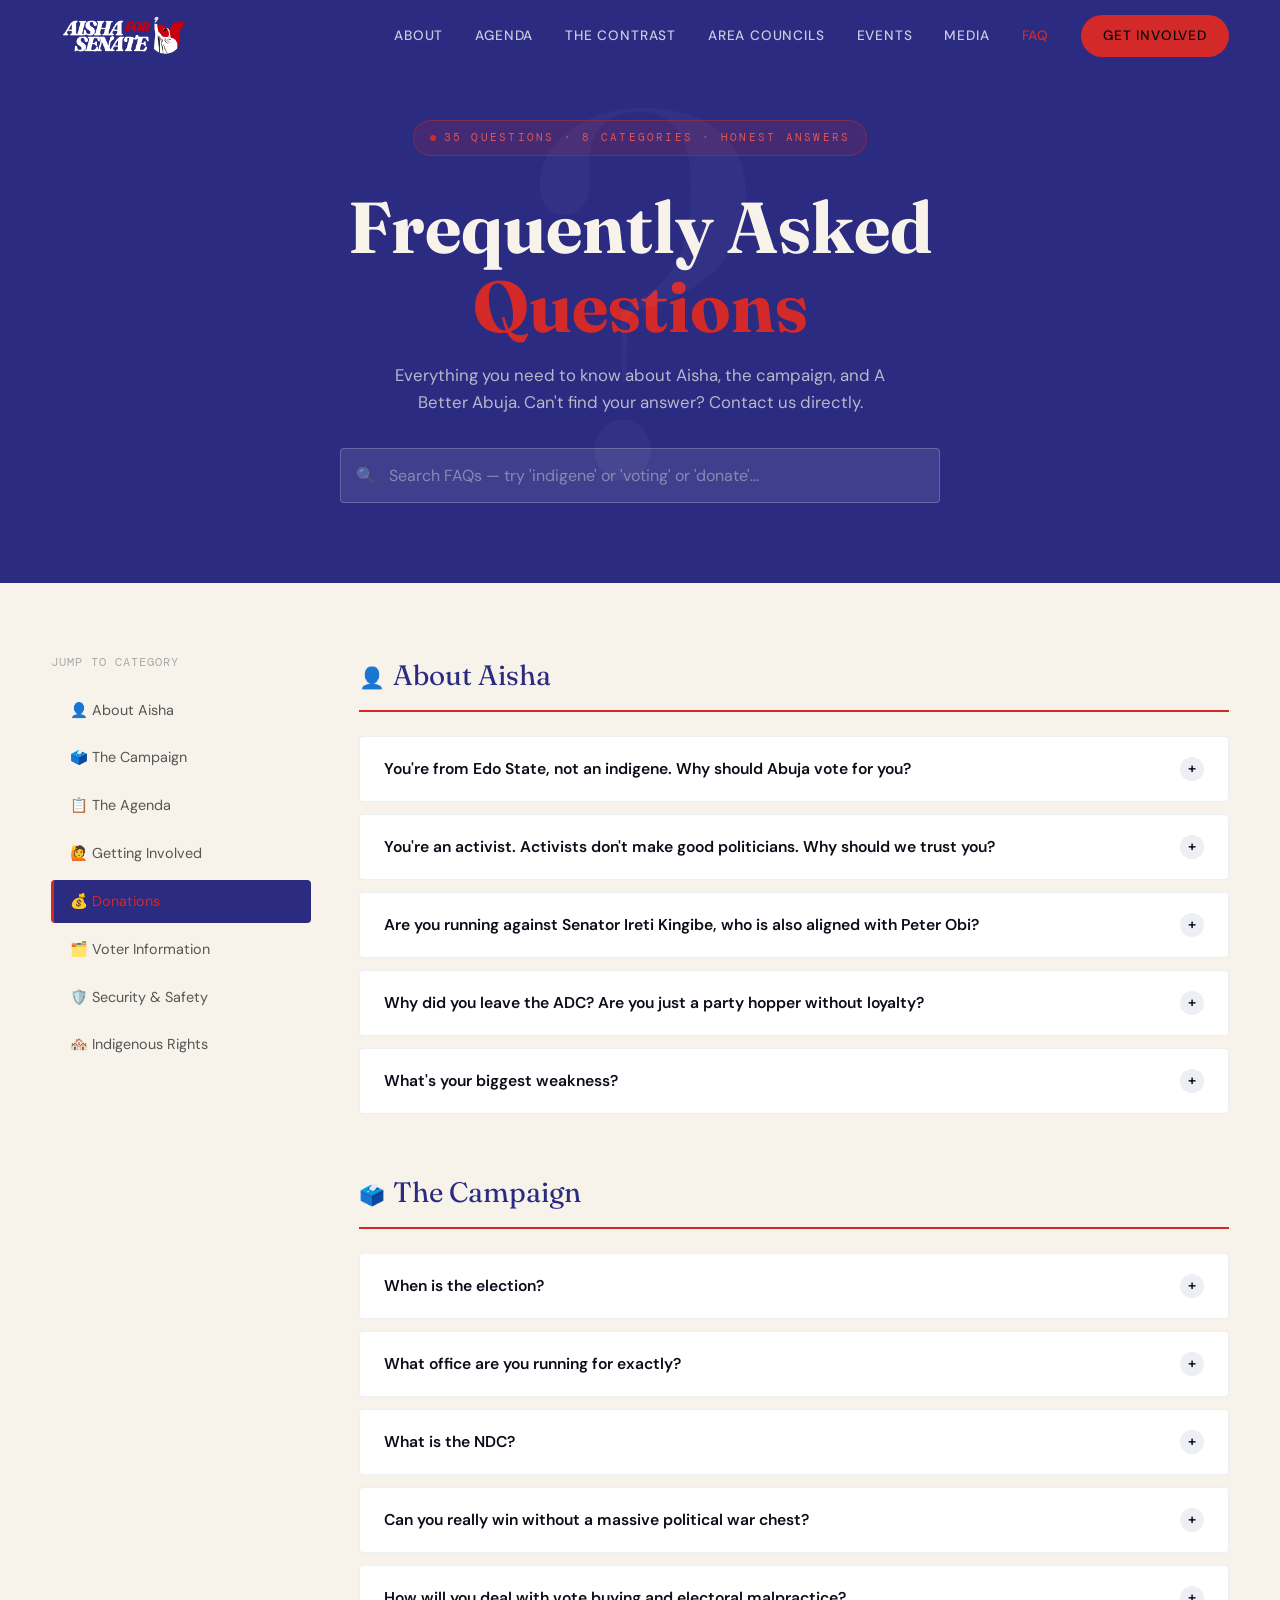
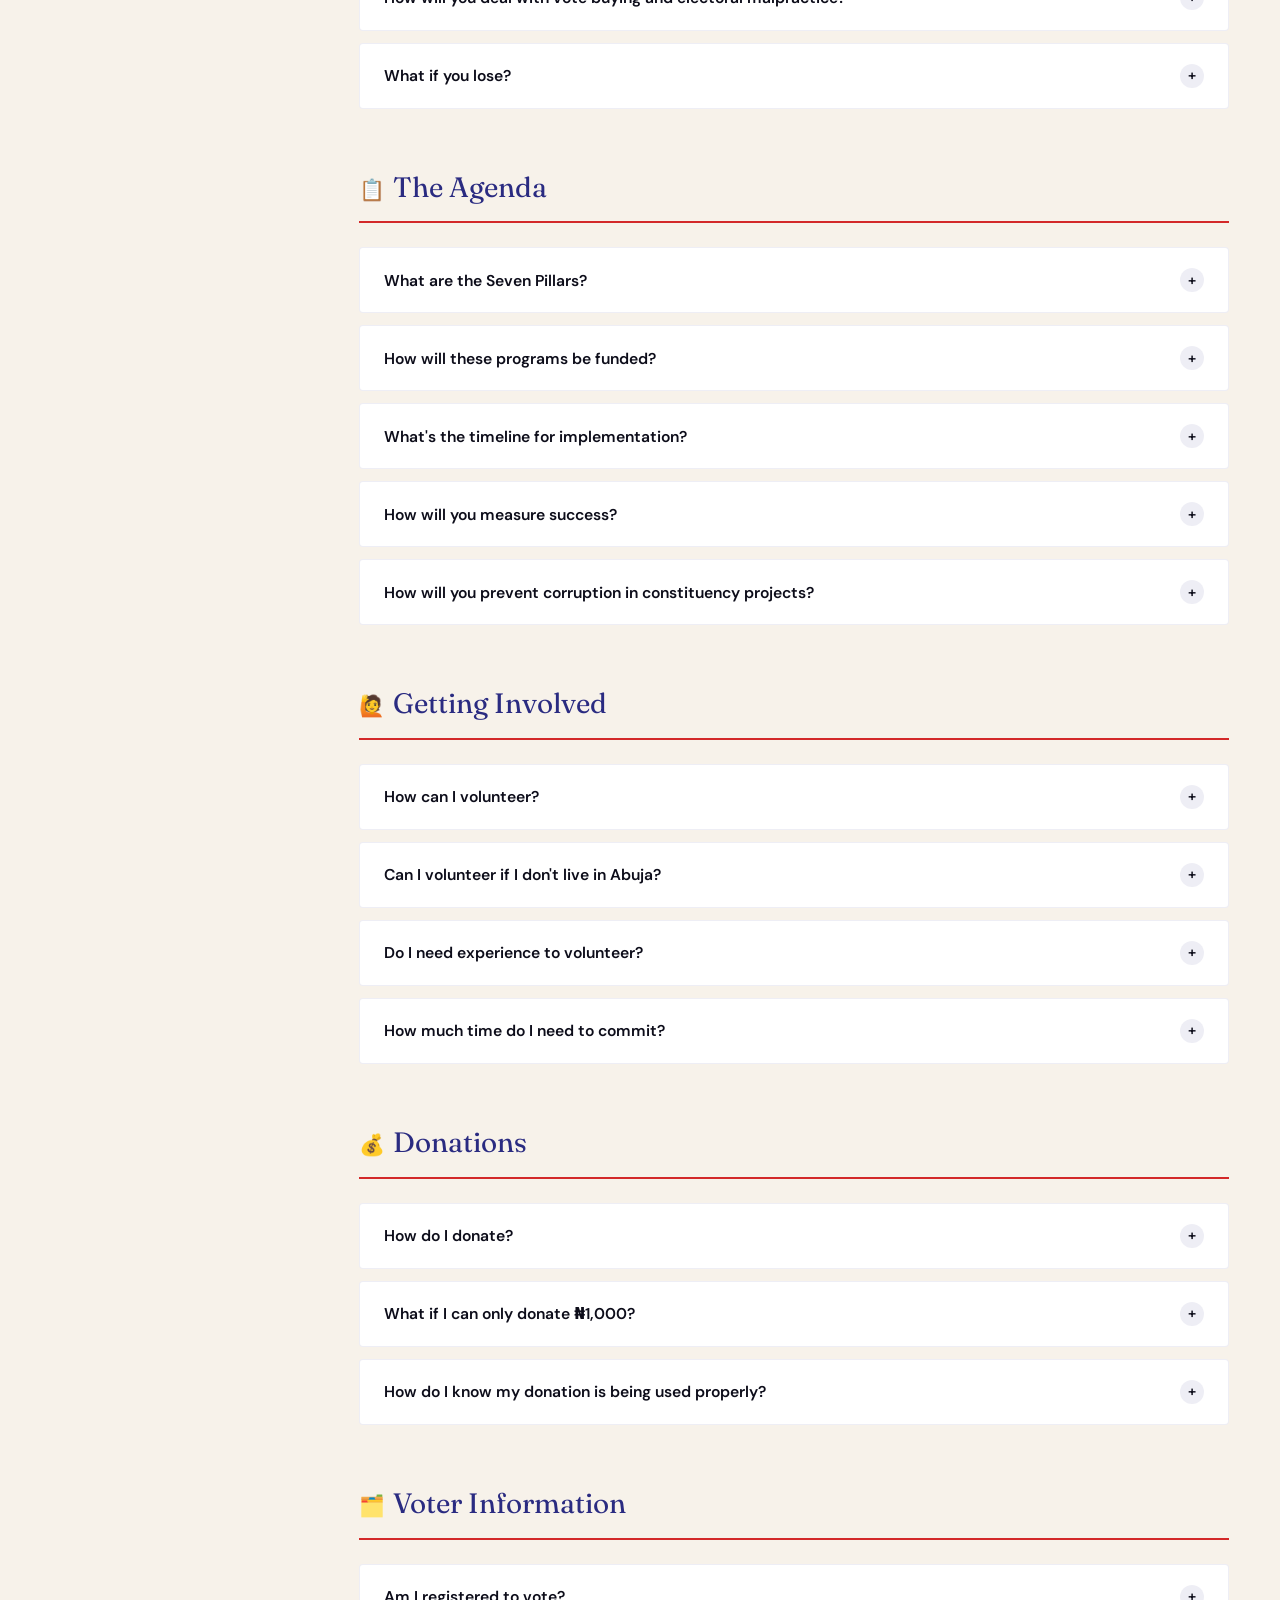
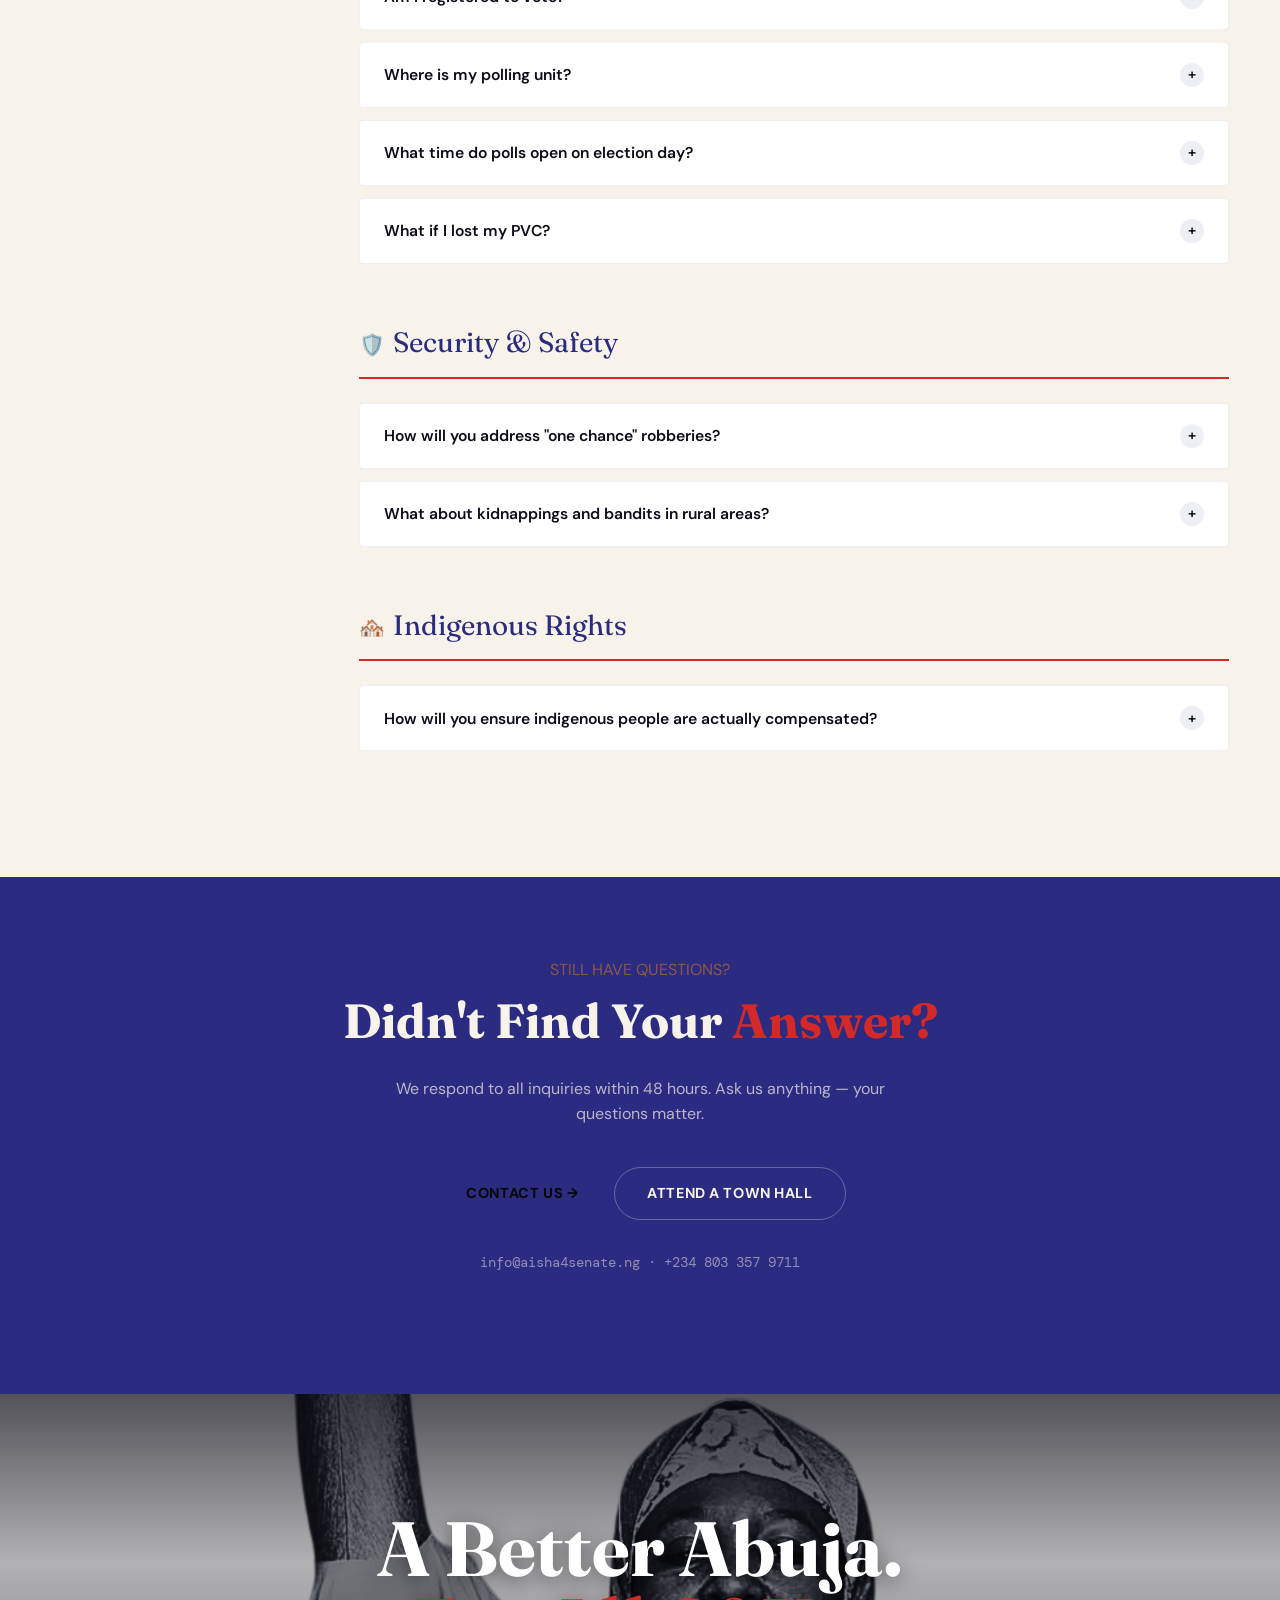
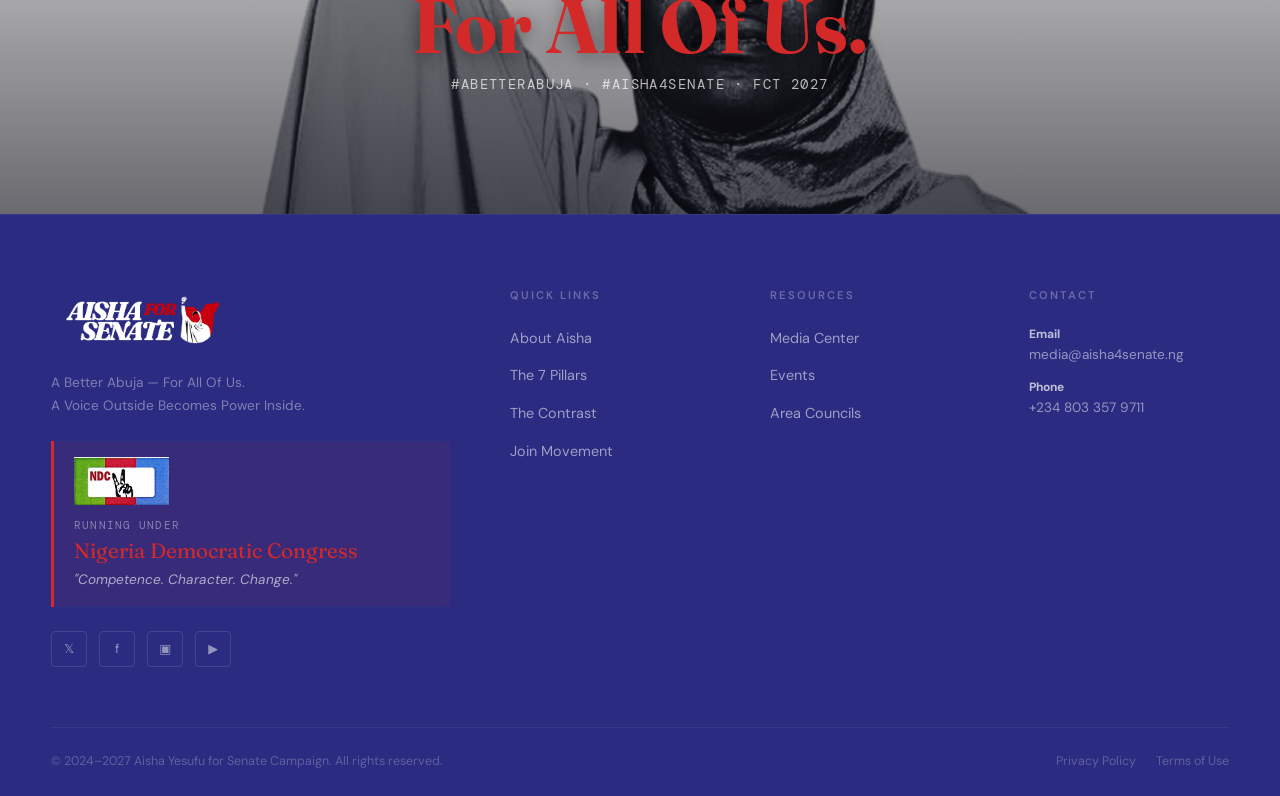
<file: faq.html>
<!DOCTYPE html>
<html lang="en">
<head>
  <meta charset="UTF-8">
  <meta name="viewport" content="width=device-width, initial-scale=1.0">
  <title>FAQ — Your Questions Answered | Aisha4Senate</title>
  <meta name="description" content="Get answers to common questions about Aisha Yesufu, the campaign, the agenda, volunteering, voting, and more.">
 <link rel="preconnect" href="https://fonts.googleapis.com">
<link rel="preconnect" href="https://fonts.gstatic.com" crossorigin>
  <link rel="stylesheet" href="css/styles.css">
  <style>
    .faq-hero { background: var(--green-deep); padding: 120px 0 80px; text-align: center; position: relative; overflow: hidden; }
    .faq-hero::before { content: '?'; position: absolute; font-family: var(--font-display); font-size: clamp(16rem,40vw,32rem); color: rgba(255,255,255,.03); top: 50%; left: 50%; transform: translate(-50%,-50%); pointer-events: none; }
    .faq-hero h1 { font-family: var(--font-display); font-size: clamp(2.5rem,6vw,4.5rem); color: var(--cream); line-height: 1.1; margin-bottom: 1rem; }
    .faq-hero h1 span { color: var(--gold); }
    .faq-hero p { color: rgba(247,242,234,.7); font-size: 1.05rem; max-width: 540px; margin: 0 auto 2rem; }

    /* Search */
    .faq-search-bar { max-width: 600px; margin: 0 auto 0; position: relative; }
    .faq-search-bar input { width: 100%; padding: 1rem 1.5rem 1rem 3rem; border: none; border-radius: 4px; font-size: 1rem; background: rgba(255,255,255,.1); color: var(--cream); border: 1.5px solid rgba(255,255,255,.2); box-sizing: border-box; }
    .faq-search-bar input::placeholder { color: rgba(247,242,234,.4); }
    .faq-search-bar input:focus { outline: none; background: rgba(255,255,255,.15); border-color: var(--gold); }
    .search-icon { position: absolute; left: 1rem; top: 50%; transform: translateY(-50%); color: rgba(247,242,234,.4); font-size: 1rem; }

    /* FAQ Layout */
    .faq-body { background: var(--cream); padding: 70px 0; }
    .faq-layout { display: grid; grid-template-columns: 260px 1fr; gap: 3rem; align-items: start; }
    .faq-sidebar { position: sticky; top: 90px; }
    .faq-sidebar-title { font-family: var(--font-mono); font-size: .75rem; text-transform: uppercase; letter-spacing: .08em; color: #aaa; margin-bottom: 1rem; }
    .faq-cat-list { list-style: none; padding: 0; }
    .faq-cat-list li { margin-bottom: .25rem; }
    .faq-cat-list a { display: block; padding: .65rem 1rem; border-radius: 4px; font-size: .9rem; color: #555; text-decoration: none; transition: background .15s, color .15s; border-left: 3px solid transparent; }
    .faq-cat-list a:hover { background: #fff; color: var(--green-deep); }
    .faq-cat-list a.active { background: var(--green-deep); color: var(--gold); border-left-color: var(--gold); }

    /* Categories */
    .faq-category { margin-bottom: 3.5rem; }
    .faq-cat-header { font-family: var(--font-display); font-size: 1.75rem; color: var(--green-deep); margin-bottom: 1.5rem; padding-bottom: .75rem; border-bottom: 2px solid var(--gold); }
    .faq-cat-icon { font-size: 1.3rem; margin-right: .5rem; }

    /* Accordion */
    .accordion-item { background: #fff; border-radius: 4px; margin-bottom: .75rem; border: 1px solid rgba(42,43,129,.08); overflow: hidden; }
    .accordion-item.open { border-color: rgba(42,43,129,.2); }
    .accordion-q { width: 100%; text-align: left; padding: 1.25rem 1.5rem; background: none; border: none; font-size: .98rem; font-weight: 600; color: var(--near-black); cursor: pointer; display: flex; justify-content: space-between; align-items: center; gap: 1rem; font-family: var(--font-body); line-height: 1.5; transition: background .15s; }
    .accordion-q:hover { background: rgba(42,43,129,.03); }
    .accordion-item.open .accordion-q { background: rgba(42,43,129,.04); color: var(--green-deep); }
    .accordion-toggle { flex-shrink: 0; width: 24px; height: 24px; background: rgba(42,43,129,.08); border-radius: 50%; display: flex; align-items: center; justify-content: center; font-size: .9rem; transition: transform .3s, background .2s; }
    .accordion-item.open .accordion-toggle { transform: rotate(45deg); background: var(--gold); color: var(--green-deep); }
    .accordion-a { max-height: 0; overflow: hidden; transition: max-height .4s ease; }
    .accordion-item.open .accordion-a { max-height: 800px; }
    .accordion-a-inner { padding: 0 1.5rem 1.5rem; }
    .accordion-a-inner p { color: #444; font-size: .95rem; line-height: 1.75; margin-bottom: .75rem; }
    .accordion-a-inner strong { color: var(--green-deep); }
    .accordion-a-inner ol, .accordion-a-inner ul { padding-left: 1.25rem; margin-bottom: .75rem; }
    .accordion-a-inner li { color: #444; font-size: .95rem; line-height: 1.75; }
    .accordion-highlight { background: rgba(237,131,14,.08); border-left: 3px solid var(--gold); padding: .75rem 1rem; border-radius: 0 4px 4px 0; margin: 1rem 0; font-style: italic; color: var(--green-deep); font-size: .95rem; }

    /* No results */
    .no-results { text-align: center; padding: 4rem; display: none; }
    .no-results p { color: #888; font-size: 1rem; }

    /* CTA section */
    .faq-cta { background: var(--green-deep); padding: 80px 0; text-align: center; }
    .faq-cta h2 { font-family: var(--font-display); font-size: clamp(2rem,4vw,3rem); color: var(--cream); margin-bottom: 1rem; }
    .faq-cta h2 span { color: var(--gold); }
    .faq-cta p { color: rgba(247,242,234,.7); font-size: 1rem; max-width: 520px; margin: 0 auto 2.5rem; }

    @media(max-width:900px) {
      .faq-layout { grid-template-columns: 1fr; }
      .faq-sidebar { position: static; }
      .faq-cat-list { display: flex; flex-wrap: wrap; gap: .5rem; }
      .faq-cat-list li { margin: 0; }
      .faq-cat-list a { padding: .45rem .9rem; border-radius: 2rem; border-left: none; font-size: .8rem; }
    }
  </style>
</head>
<body>

<nav class="nav" id="nav">
  <div class="container nav-inner">
    <a href="index.html" class="nav-logo"><img src="/images/aisha-logo.png" alt="Aisha4Senate" class="nav-logo-img" onerror="this.style.display='none';this.nextElementSibling.style.display='flex'"><span class="nav-logo-text" style="display:none">AISHA<span>4</span>SENATE</span></a>
    <div class="nav-links">
      <a href="about.html">About</a><a href="agenda.html">Agenda</a><a href="contrast.html">The Contrast</a>
      <a href="area-councils.html">Area Councils</a><a href="events.html">Events</a>
      <a href="media.html">Media</a><a href="faq.html" style="color:var(--gold)">FAQ</a>
      <a href="get-involved.html" class="nav-cta">Get Involved</a>
    </div>
    <button class="nav-hamburger" aria-label="Menu"><span></span><span></span><span></span></button>
  </div>
</nav>
<div class="nav-mobile">
  <a href="about.html">About</a><a href="agenda.html">Agenda</a><a href="contrast.html">The Contrast</a>
  <a href="area-councils.html">Area Councils</a><a href="events.html">Events</a>
  <a href="media.html">Media</a><a href="faq.html" style="color:var(--gold)">FAQ</a>
  <a href="get-involved.html" style="color:var(--gold)">Get Involved →</a>
</div>

<!-- HERO -->
<section class="faq-hero">
  <div class="container">
    <div class="hero-badge">35 Questions · 8 Categories · Honest Answers</div>
    <h1>Frequently Asked<br><span>Questions</span></h1>
    <p>Everything you need to know about Aisha, the campaign, and A Better Abuja. Can't find your answer? Contact us directly.</p>
    <div class="faq-search-bar">
      <span class="search-icon">🔍</span>
      <input type="text" id="faqSearch" placeholder="Search FAQs — try 'indigene' or 'voting' or 'donate'...">
    </div>
  </div>
</section>

<!-- FAQ BODY -->
<section class="faq-body">
  <div class="container">
    <div class="faq-layout">

      <!-- Sidebar -->
      <aside class="faq-sidebar">
        <div class="faq-sidebar-title">Jump to Category</div>
        <ul class="faq-cat-list">
          <li><a href="#about-aisha" class="cat-link active">👤 About Aisha</a></li>
          <li><a href="#the-campaign" class="cat-link">🗳️ The Campaign</a></li>
          <li><a href="#the-agenda" class="cat-link">📋 The Agenda</a></li>
          <li><a href="#get-involved" class="cat-link">🙋 Getting Involved</a></li>
          <li><a href="#donations" class="cat-link">💰 Donations</a></li>
          <li><a href="#voter-info" class="cat-link">🗂️ Voter Information</a></li>
          <li><a href="#security" class="cat-link">🛡️ Security & Safety</a></li>
          <li><a href="#indigenous" class="cat-link">🏘️ Indigenous Rights</a></li>
        </ul>
      </aside>

      <!-- Questions -->
      <main id="faqMain">

        <!-- CATEGORY 1: ABOUT AISHA -->
        <div class="faq-category" id="about-aisha">
          <div class="faq-cat-header"><span class="faq-cat-icon">👤</span>About Aisha</div>

          <div class="accordion-item" data-keywords="indigene edo state abuja vote">
            <button class="accordion-q">You're from Edo State, not an indigene. Why should Abuja vote for you?<span class="accordion-toggle">+</span></button>
            <div class="accordion-a"><div class="accordion-a-inner">
              <p>Let me be clear: Abuja is not just for indigenes. Abuja is Nigeria's capital — YOUR capital, OUR capital.</p>
              <p>The Igbo woman selling in Wuse Market — she's Abuja. The Hausa okada rider in Kubwa — he's Abuja. The Yoruba civil servant in Garki — she's Abuja. The Gbagyi farmer whose land was taken — he's Abuja.</p>
              <p>This question about indigeneship is the exact distraction they want you focused on while they steal from all of us.</p>
              <div class="accordion-highlight"><strong>I'm asking you to choose COMPETENCE over tribe, INTEGRITY over ethnicity, RESULTS over region.</strong></div>
              <p>My agenda puts indigenous rights at the CENTER — full compensation for ancestral lands, legal protection against displacement, a Land Rights Tribunal. Show me ONE so-called 'indigene' politician who has fought for indigenous people the way I'm committed to fighting.</p>
            </div></div>
          </div>

          <div class="accordion-item" data-keywords="activist politician politics trust office">
            <button class="accordion-q">You're an activist. Activists don't make good politicians. Why should we trust you?<span class="accordion-toggle">+</span></button>
            <div class="accordion-a"><div class="accordion-a-inner">
              <p>You know what that criticism really means? It means "She can't be controlled." "She won't play the game." "She'll actually do what she promised."</p>
              <p>Let me ask you something: How's it working out electing politicians who've NEVER fought for anything in their lives?</p>
              <div class="accordion-highlight">What activists know how to do: FIGHT. We know how to mobilize people. We know how to build movements. We know how to take on the powerful and WIN.</div>
              <p><strong>Track record speaks:</strong> Co-convened #BringBackOurGirls and kept it alive for 1,000+ days. Led #NigeriansMarchAgainstCorruption. Stood in #EndSARS when it was dangerous. Founded Citizens Hub, empowering thousands.</p>
              <p>The best leaders didn't come from political dynasties. They came from the struggle: Nelson Mandela, Václav Havel, Wangari Maathai.</p>
            </div></div>
          </div>

          <div class="accordion-item" data-keywords="ireti kingibe peter obi ndc senate conflict">
            <button class="accordion-q">Are you running against Senator Ireti Kingibe, who is also aligned with Peter Obi?<span class="accordion-toggle">+</span></button>
            <div class="accordion-a"><div class="accordion-a-inner">
              <p>Let me be very clear: I am not running AGAINST Senator Ireti Kingibe. I am running to REPRESENT the hopes and aspirations of Abuja citizens.</p>
              <p>Senator Ireti is a colleague, a woman I respect. Yes, Peter Obi is my principal. And here's what's important: <strong>Peter Obi supports BOTH of us.</strong> Because democracy is strengthened when citizens have OPTIONS.</p>
              <div class="accordion-highlight">Democracy thrives on choice, not coronation.</div>
              <p>This is not about conflict between two women. This is about giving the people of Abuja the power to choose their own representation based on who they believe will fight hardest for them. <strong>Let the voters decide.</strong></p>
            </div></div>
          </div>

          <div class="accordion-item" data-keywords="adc party hopper loyalty ndc">
            <button class="accordion-q">Why did you leave the ADC? Are you just a party hopper without loyalty?<span class="accordion-toggle">+</span></button>
            <div class="accordion-a"><div class="accordion-a-inner">
              <p>I didn't leave the ADC because of disappointment or conflict. I left to honor a commitment and follow where the movement is going.</p>
              <p>When I joined the ADC, it was to support Peter Obi's presidential ambition. After the 2023 elections, as we looked ahead to 2027, Peter Obi chose the NDC as the vehicle for this vision.</p>
              <p>My decision to join the NDC wasn't about hero worship — it was about strategic alignment with where millions of Nigerians are already heading.</p>
              <div class="accordion-highlight">I tidied up ALL my obligations to the ADC before leaving. I ensured a clean transition. I served with honor while I was there.</div>
            </div></div>
          </div>

          <div class="accordion-item" data-keywords="weakness flaw criticism difficult outspoken">
            <button class="accordion-q">What's your biggest weakness?<span class="accordion-toggle">+</span></button>
            <div class="accordion-a"><div class="accordion-a-inner">
              <p>I don't suffer incompetence or corruption quietly. Some call that confrontational. I call it accountability.</p>
              <p>I've been told I'm "too direct," "too outspoken," "too uncompromising."</p>
              <div class="accordion-highlight">Nigeria didn't get into this mess because of people who spoke up too much. We got here because too many people stayed silent when they should have been shouting.</div>
              <p>The Senate doesn't need more people who "get along." It needs people who get RESULTS.</p>
            </div></div>
          </div>
        </div>

        <!-- CATEGORY 2: THE CAMPAIGN -->
        <div class="faq-category" id="the-campaign">
          <div class="faq-cat-header"><span class="faq-cat-icon">🗳️</span>The Campaign</div>

          <div class="accordion-item" data-keywords="election date february 2027">
            <button class="accordion-q">When is the election?<span class="accordion-toggle">+</span></button>
            <div class="accordion-a"><div class="accordion-a-inner">
              <p>The Federal Capital Territory Senate election is on <strong>Saturday, February 14, 2027.</strong></p>
              <p>Voter registration is ongoing. Make sure you're registered, know your polling unit, and mark your calendar!</p>
            </div></div>
          </div>

          <div class="accordion-item" data-keywords="office senate position fct">
            <button class="accordion-q">What office are you running for exactly?<span class="accordion-toggle">+</span></button>
            <div class="accordion-a"><div class="accordion-a-inner">
              <p>I'm running for the <strong>Federal Capital Territory (FCT) Senate seat</strong> in the National Assembly.</p>
              <p>The FCT Senator represents ALL residents across the six area councils: AMAC, Bwari, Gwagwalada, Kuje, Kwali, and Abaji — all 3.5 million of you.</p>
            </div></div>
          </div>

          <div class="accordion-item" data-keywords="ndc new democratic congress party">
            <button class="accordion-q">What is the NDC?<span class="accordion-toggle">+</span></button>
            <div class="accordion-a"><div class="accordion-a-inner">
              <p>The <strong>Nigeria Democratic Congress (NDC)</strong> is the political party I'm contesting under. It's the party Peter Obi chose as the vehicle for the movement toward competence-based, character-driven governance in Nigeria.</p>
              <p>The NDC represents where millions of Nigerians — across tribes, religions, and regions — are placing their hope for 2027.</p>
            </div></div>
          </div>

          <div class="accordion-item" data-keywords="win money war chest finance grassroots">
            <button class="accordion-q">Can you really win without a massive political war chest?<span class="accordion-toggle">+</span></button>
            <div class="accordion-a"><div class="accordion-a-inner">
              <p>Money matters in elections, but it's not everything.</p>
              <div class="accordion-highlight">What we're building is something money can't buy: authentic grassroots support.</div>
              <p>When 100,000 volunteers knock on doors, register voters, and share our message, that's more powerful than billboards. Look at Peter Obi's 2023 campaign — massively outspent by the establishment, yet created the largest grassroots movement in Nigeria's history.</p>
              <p>Our currency is credibility, track record, and commitment to service. Those things can't be bought, only earned. And I've spent 21 years earning them.</p>
            </div></div>
          </div>

          <div class="accordion-item" data-keywords="vote buying fraud malpractice rigging">
            <button class="accordion-q">How will you deal with vote buying and electoral malpractice?<span class="accordion-toggle">+</span></button>
            <div class="accordion-a"><div class="accordion-a-inner">
              <p>Electoral fraud is real, and we're not naive about it. Our strategy is fourfold:</p>
              <ol>
                <li><strong>Massive voter education</strong> — teaching people that their vote is worth more than any handout.</li>
                <li><strong>100,000 polling unit volunteers</strong> — monitoring the process and reporting irregularities in real-time.</li>
                <li><strong>Civil society & international observer partnerships</strong> for transparency.</li>
                <li><strong>Aggressive legal action</strong> — we will pursue EVERY documented case of fraud.</li>
              </ol>
            </div></div>
          </div>

          <div class="accordion-item" data-keywords="lose defeat what if">
            <button class="accordion-q">What if you lose?<span class="accordion-toggle">+</span></button>
            <div class="accordion-a"><div class="accordion-a-inner">
              <p>I'll continue fighting for citizens — my commitment doesn't depend on holding office. But we're not planning to lose.</p>
              <div class="accordion-highlight">The 100,000 volunteers we're training don't disappear on February 15, 2027. The accountability structures we're creating don't vanish. This is bigger than one election.</div>
              <p>With your help, we won't have to worry about "what if we lose." <strong>We're going to shock them in 2027.</strong></p>
            </div></div>
          </div>
        </div>

        <!-- CATEGORY 3: THE AGENDA -->
        <div class="faq-category" id="the-agenda">
          <div class="faq-cat-header"><span class="faq-cat-icon">📋</span>The Agenda</div>

          <div class="accordion-item" data-keywords="seven pillars agenda policy">
            <button class="accordion-q">What are the Seven Pillars?<span class="accordion-toggle">+</span></button>
            <div class="accordion-a"><div class="accordion-a-inner">
              <p>The Seven Pillars are my legislative agenda for A Better Abuja:</p>
              <ol>
                <li><strong>Security</strong> — "Nobody Should Fear For Their Life In Abuja"</li>
                <li><strong>Economic Empowerment</strong> — "Your Hustle Must Pay"</li>
                <li><strong>Infrastructure</strong> — "Water, Roads, Light, Healthcare Are Your Rights"</li>
                <li><strong>Education</strong> — "No Child Left Behind"</li>
                <li><strong>Maternal Health</strong> — "Pregnancy Is Not A Death Sentence"</li>
                <li><strong>Land Rights</strong> — "They Can't Just Bulldoze Your Home"</li>
                <li><strong>Transparency</strong> — "You Will See Where Every Kobo Goes"</li>
              </ol>
              <p>Each pillar has a specific bill, measurable outcomes, and transparent tracking. <a href="agenda.html" style="color:var(--green-deep)">Read the full agenda →</a></p>
            </div></div>
          </div>

          <div class="accordion-item" data-keywords="fund money budget finance programs">
            <button class="accordion-q">How will these programs be funded?<span class="accordion-toggle">+</span></button>
            <div class="accordion-a"><div class="accordion-a-inner">
              <ol>
                <li><strong>Equitable FCT Budget Allocation</strong> — Abuja generates billions that should benefit residents, not disappear into unaccountable projects.</li>
                <li><strong>Public-Private Partnerships</strong> with development agencies (World Bank, EU, AfDB) and private sector.</li>
                <li><strong>Grassroots Mobilization</strong> — 100,000 committed citizens providing hands-on support.</li>
                <li><strong>Federal Government Grants</strong> for security, infrastructure, and healthcare.</li>
                <li><strong>Smart Resource Management</strong> — complete transparency prevents waste and corruption.</li>
              </ol>
            </div></div>
          </div>

          <div class="accordion-item" data-keywords="timeline 100 days implementation when">
            <button class="accordion-q">What's the timeline for implementation?<span class="accordion-toggle">+</span></button>
            <div class="accordion-a"><div class="accordion-a-inner">
              <p><strong>First 100 Days:</strong> All seven bills drafted, consulted, and introduced. Implementation agencies established. Budget allocations secured.</p>
              <p><strong>First Year:</strong> 10 community policing centers operational. 50 boreholes, 2 major roads complete. 10 PHCs upgraded. 50 schools renovated. 25,000 youth trained.</p>
              <p><strong>Years 2–4:</strong> Full rollout across all 62 wards. All targets met or exceeded. Monthly progress reports published.</p>
              <div class="accordion-highlight">Real-time dashboard tracking every project. You'll see exactly where we are at any moment.</div>
            </div></div>
          </div>

          <div class="accordion-item" data-keywords="measure success numbers outcomes accountability">
            <button class="accordion-q">How will you measure success?<span class="accordion-toggle">+</span></button>
            <div class="accordion-a"><div class="accordion-a-inner">
              <p>Hard numbers, not rhetoric:</p>
              <ul>
                <li>500,000+ residents with clean water (verifiable by location)</li>
                <li>50+ PHCs upgraded (site visits, before/after photos)</li>
                <li>200+ schools renovated (photographically documented)</li>
                <li>100,000+ women served through maternal health programs</li>
                <li>50,000+ scholarships awarded (recipient list published)</li>
              </ul>
              <p>Every metric will be publicly tracked, independently audited quarterly, and community-verified. If I say 500,000 people got water, you can visit those communities and SEE the boreholes.</p>
            </div></div>
          </div>

          <div class="accordion-item" data-keywords="corruption prevent constituency projects steal">
            <button class="accordion-q">How will you prevent corruption in constituency projects?<span class="accordion-toggle">+</span></button>
            <div class="accordion-a"><div class="accordion-a-inner">
              <ol>
                <li><strong>Community Monitoring Committees</strong> — citizens tracking execution in their own areas.</li>
                <li><strong>Digital Transparency Platform</strong> — all budgets published in real-time. Anyone can see where every naira goes.</li>
                <li><strong>Independent Civil Society Auditing</strong></li>
                <li><strong>Monthly Public Reporting</strong> — no hiding behind bureaucracy.</li>
                <li><strong>Legal Consequences</strong> — prosecution, not just administrative slaps.</li>
              </ol>
              <div class="accordion-highlight">They see constituency projects as opportunities to enrich themselves. I see them as sacred trust from the people.</div>
            </div></div>
          </div>
        </div>

        <!-- CATEGORY 4: GETTING INVOLVED -->
        <div class="faq-category" id="get-involved">
          <div class="faq-cat-header"><span class="faq-cat-icon">🙋</span>Getting Involved</div>

          <div class="accordion-item" data-keywords="volunteer how sign up join">
            <button class="accordion-q">How can I volunteer?<span class="accordion-toggle">+</span></button>
            <div class="accordion-a"><div class="accordion-a-inner">
              <p>Join the #Aisha4SenateFamily! Ways to volunteer: door-to-door canvassing, phone banking, social media amplification, event coordination, poll monitoring, and specialized teams (tech, legal, research, comms).</p>
              <p>No experience needed. We provide training and support. <a href="get-involved.html" style="color:var(--green-deep)">Sign up here →</a></p>
            </div></div>
          </div>

          <div class="accordion-item" data-keywords="outside abuja remote not in abuja diaspora">
            <button class="accordion-q">Can I volunteer if I don't live in Abuja?<span class="accordion-toggle">+</span></button>
            <div class="accordion-a"><div class="accordion-a-inner">
              <p>Yes! Remote volunteer opportunities include: social media management, phone banking (call voters from anywhere), content creation (writing, graphics, videos), research and fact-checking, fundraising, and database management.</p>
              <div class="accordion-highlight">Location doesn't limit impact.</div>
            </div></div>
          </div>

          <div class="accordion-item" data-keywords="experience beginner first time">
            <button class="accordion-q">Do I need experience to volunteer?<span class="accordion-toggle">+</span></button>
            <div class="accordion-a"><div class="accordion-a-inner">
              <p>Absolutely not! Most of our volunteers are first-timers. We provide a 2-hour orientation, training specific to your role, ongoing mentorship, and all resources.</p>
              <p><strong>You don't need experience — just passion for A Better Abuja.</strong></p>
            </div></div>
          </div>

          <div class="accordion-item" data-keywords="time commitment how much hours weekly">
            <button class="accordion-q">How much time do I need to commit?<span class="accordion-toggle">+</span></button>
            <div class="accordion-a"><div class="accordion-a-inner">
              <p>Whatever you can give! Even <strong>1 hour a week</strong> makes a difference. You can share posts on social media (5 minutes daily), phone bank from home (1 hour weekly), or attend one event per month.</p>
              <p>There's no minimum commitment. Every contribution counts.</p>
            </div></div>
          </div>
        </div>

        <!-- CATEGORY 5: DONATIONS -->
        <div class="faq-category" id="donations">
          <div class="faq-cat-header"><span class="faq-cat-icon">💰</span>Donations</div>

          <div class="accordion-item" data-keywords="donate how payment bank transfer">
            <button class="accordion-q">How do I donate?<span class="accordion-toggle">+</span></button>
            <div class="accordion-a"><div class="accordion-a-inner">
              <p>Visit <a href="#" style="color:var(--green-deep)">donate.aisha4senate.ng</a> or contact <a href="mailto:donate@aisha4senate.ng" style="color:var(--green-deep)">donate@aisha4senate.ng</a></p>
              <p><strong>Donation methods:</strong> Bank transfer, card payment, mobile money, USSD. All donations tracked and published monthly.</p>
            </div></div>
          </div>

          <div class="accordion-item" data-keywords="small donation 1000 naira little">
            <button class="accordion-q">What if I can only donate ₦1,000?<span class="accordion-toggle">+</span></button>
            <div class="accordion-a"><div class="accordion-a-inner">
              <div class="accordion-highlight">₦1,000 matters. If 10,000 people donate ₦1,000, that's ₦10 million — enough to organize 100 ward-level rallies.</div>
              <p>We'd rather have 10,000 donations of ₦1,000 than 10 donations of ₦1 million. Because when thousands of people invest in a campaign, thousands of people fight to protect that investment. <strong>Small donations from many people = people-powered campaign.</strong></p>
            </div></div>
          </div>

          <div class="accordion-item" data-keywords="transparency where money goes track">
            <button class="accordion-q">How do I know my donation is being used properly?<span class="accordion-toggle">+</span></button>
            <div class="accordion-a"><div class="accordion-a-inner">
              <p>We publish monthly financial reports showing all donations and expenditures. Complete transparency is a core principle.</p>
              <p>You can choose to have your name published for recognition, or remain anonymous. Your choice, your privacy respected.</p>
            </div></div>
          </div>
        </div>

        <!-- CATEGORY 6: VOTER INFORMATION -->
        <div class="faq-category" id="voter-info">
          <div class="faq-cat-header"><span class="faq-cat-icon">🗂️</span>Voter Information</div>

          <div class="accordion-item" data-keywords="register vote PVC INEC registration">
            <button class="accordion-q">Am I registered to vote?<span class="accordion-toggle">+</span></button>
            <div class="accordion-a"><div class="accordion-a-inner">
              <p>Check your registration status at the <a href="https://voters.inecnigeria.org" target="_blank" style="color:var(--green-deep)">INEC Voter Verification Portal</a> or call the INEC hotline.</p>
              <p>Not registered? Visit your nearest INEC registration center with your National ID, Passport, or Driver's License.</p>
            </div></div>
          </div>

          <div class="accordion-item" data-keywords="polling unit where vote location">
            <button class="accordion-q">Where is my polling unit?<span class="accordion-toggle">+</span></button>
            <div class="accordion-a"><div class="accordion-a-inner">
              <p>Use the <a href="https://voters.inecnigeria.org" target="_blank" style="color:var(--green-deep)">INEC Voter Verification Portal</a> to locate your polling unit. Enter your details and you'll see the exact location, map, and directions.</p>
            </div></div>
          </div>

          <div class="accordion-item" data-keywords="election day voting hours when time">
            <button class="accordion-q">What time do polls open on election day?<span class="accordion-toggle">+</span></button>
            <div class="accordion-a"><div class="accordion-a-inner">
              <p><strong>Election Day:</strong> Saturday, February 14, 2027.<br><strong>Polling hours:</strong> 8:00 AM – 2:00 PM.<br>You must vote at your registered polling unit. Plan ahead.</p>
            </div></div>
          </div>

          <div class="accordion-item" data-keywords="lost PVC card replace replacement">
            <button class="accordion-q">What if I lost my PVC?<span class="accordion-toggle">+</span></button>
            <div class="accordion-a"><div class="accordion-a-inner">
              <p>Visit your registration center with a valid ID to request a replacement. <strong>Do this EARLY.</strong> Replacement takes time — don't wait until close to the election.</p>
            </div></div>
          </div>
        </div>

        <!-- CATEGORY 7: SECURITY & SAFETY -->
        <div class="faq-category" id="security">
          <div class="faq-cat-header"><span class="faq-cat-icon">🛡️</span>Security & Safety</div>

          <div class="accordion-item" data-keywords="one chance robbery taxi bus safety route">
            <button class="accordion-q">How will you address "one chance" robberies?<span class="accordion-toggle">+</span></button>
            <div class="accordion-a"><div class="accordion-a-inner">
              <p>Multi-pronged approach:</p>
              <ol>
                <li><strong>Enhanced community policing</strong> on all major routes</li>
                <li><strong>Mandatory registration and GPS tracking</strong> of all commercial vehicles</li>
                <li><strong>Undercover "one chance" task force</strong> targeting known hotspots</li>
                <li><strong>Designated safe taxi ranks</strong> at major locations</li>
                <li><strong>Partnership with ride-hailing companies</strong> for data sharing</li>
                <li><strong>Quick-response teams</strong> with 5-minute target response time</li>
              </ol>
              <div class="accordion-highlight">Target: 70% reduction in "one chance" incidents within the first year.</div>
            </div></div>
          </div>

          <div class="accordion-item" data-keywords="kidnapping rural bandits remote communities">
            <button class="accordion-q">What about kidnappings and bandits in rural areas?<span class="accordion-toggle">+</span></button>
            <div class="accordion-a"><div class="accordion-a-inner">
              <p>Rural security strategy:</p>
              <ol>
                <li>Community policing partnerships with local vigilantes and traditional rulers</li>
                <li>Technology-driven surveillance in high-risk areas</li>
                <li>Quick-response teams stationed in each area council</li>
                <li>Intelligence gathering through trusted community networks</li>
                <li>Improved road access for security and emergency vehicles</li>
              </ol>
              <p><strong>No community should be too remote for protection.</strong></p>
            </div></div>
          </div>
        </div>

        <!-- CATEGORY 8: INDIGENOUS RIGHTS -->
        <div class="faq-category" id="indigenous">
          <div class="faq-cat-header"><span class="faq-cat-icon">🏘️</span>Indigenous Rights</div>

          <div class="accordion-item" data-keywords="gbagyi koro bassa gade compensation land indigenous">
            <button class="accordion-q">How will you ensure indigenous people are actually compensated?<span class="accordion-toggle">+</span></button>
            <div class="accordion-a"><div class="accordion-a-inner">
              <p>Legislative backing, not just promises. The <strong>Indigenous Rights & Land Protection Bill</strong> includes:</p>
              <ol>
                <li>Mandatory full compensation BEFORE any land acquisition</li>
                <li>Land Rights Tribunal with indigenous representation</li>
                <li>Community veto power over developments affecting ancestral lands</li>
                <li><strong>Retroactive compensation</strong> for past land taken without payment</li>
                <li>Legal penalties for government officials who violate these rights</li>
              </ol>
              <div class="accordion-highlight">This will be LAW, not policy. Enforceable. Actionable. Justiciable. The Gbagyi, Koro, Bassa, and Gade people will finally get justice.</div>
            </div></div>
          </div>
        </div>

        <div class="no-results" id="noResults">
          <p>No questions matched your search. Try different keywords or <a href="mailto:info@aisha4senate.ng" style="color:var(--green-deep)">contact us directly</a>.</p>
        </div>
      </main>

    </div>
  </div>
</section>

<!-- FINAL CTA -->
<section class="faq-cta">
  <div class="container">
    <div class="section-label" style="color:rgba(237,131,14,.5)">STILL HAVE QUESTIONS?</div>
    <h2>Didn't Find Your <span>Answer?</span></h2>
    <p>We respond to all inquiries within 48 hours. Ask us anything — your questions matter.</p>
    <div class="btn-group">
      <a href="mailto:info@aisha4senate.ng" class="btn btn-gold">Contact Us →</a>
      <a href="events.html" class="btn" style="border:1px solid rgba(247,242,234,.3);color:var(--cream)">Attend a Town Hall</a>
    </div>
    <p style="margin-top:2rem;color:rgba(247,242,234,.5);font-family:var(--font-mono);font-size:.85rem">info@aisha4senate.ng · +234 803 357 9711</p>
  </div>
</section>

<!-- ═══ PRE-FOOTER RALLY STRIP ════════════════════════════════ -->
<div class="prefooter-rally">
  <img src="/images/aisha-rally-hands.jpg" alt="Aisha Yesufu — The Movement">
  <div class="prefooter-rally-overlay">
    <div class="prefooter-rally-text">
      <h2>A Better Abuja.<br><em>For All Of Us.</em></h2>
      <p>#ABetterAbuja · #Aisha4Senate · FCT 2027</p>
    </div>
  </div>
</div>
<footer class="footer">
  <div class="container">
    <div class="footer-grid">
      <div class="footer-brand">
        <img src="/images/aisha-logo.png" alt="Aisha4Senate" class="footer-logo-img" onerror="this.style.display='none'">
        <p class="tagline">A Better Abuja — For All Of Us.<br>A Voice Outside Becomes Power Inside.</p>
        <div class="footer-ndc-block">
          <img src="/images/ndc-logo.png" alt="Nigeria Democratic Congress" style="height:48px;width:auto;display:block;margin-bottom:.75rem;" onerror="this.style.display='none'">
          <div class="ndc-label">Running Under</div>
          <div class="ndc-name">Nigeria Democratic Congress</div>
          <div class="ndc-motto">"Competence. Character. Change."</div>
        </div>
        <div class="footer-socials">
          <a href="#" class="footer-social" aria-label="Twitter">𝕏</a>
          <a href="#" class="footer-social" aria-label="Facebook">f</a>
          <a href="#" class="footer-social" aria-label="Instagram">▣</a>
          <a href="#" class="footer-social" aria-label="YouTube">▶</a>
        </div>
      </div>
      <div class="footer-col"><h4>Quick Links</h4><ul>
        <li><a href="about.html">About Aisha</a></li><li><a href="agenda.html">The 7 Pillars</a></li>
        <li><a href="contrast.html">The Contrast</a></li><li><a href="get-involved.html">Join Movement</a></li>
      </ul></div>
      <div class="footer-col"><h4>Resources</h4><ul>
        <li><a href="media.html">Media Center</a></li><li><a href="events.html">Events</a></li>
        <li><a href="area-councils.html">Area Councils</a></li>
      </ul></div>
      <div class="footer-col"><h4>Contact</h4>
        <div class="footer-contact-item"><div><strong>Email</strong>media@aisha4senate.ng</div></div>
        <div class="footer-contact-item"><div><strong>Phone</strong>+234 803 357 9711</div></div>
      </div>
    </div>
    <div class="footer-bottom">
      <p>© 2024–2027 Aisha Yesufu for Senate Campaign. All rights reserved.</p>
      <div class="footer-bottom-links"><a href="#">Privacy Policy</a><a href="#">Terms of Use</a></div>
    </div>
  </div>
</footer>

<script src="js/main.js"></script>
<script>
  // Accordion
  document.querySelectorAll('.accordion-q').forEach(btn => {
    btn.addEventListener('click', function() {
      const item = this.closest('.accordion-item');
      const isOpen = item.classList.contains('open');
      document.querySelectorAll('.accordion-item.open').forEach(i => i.classList.remove('open'));
      if (!isOpen) item.classList.add('open');
    });
  });

  // FAQ Search
  const searchInput = document.getElementById('faqSearch');
  searchInput.addEventListener('input', function() {
    const q = this.value.toLowerCase().trim();
    let visible = 0;
    document.querySelectorAll('.accordion-item').forEach(item => {
      const text = (item.querySelector('.accordion-q').textContent + (item.dataset.keywords || '') + (item.querySelector('.accordion-a-inner').textContent || '')).toLowerCase();
      const match = !q || text.includes(q);
      item.style.display = match ? '' : 'none';
      if (match) visible++;
    });
    // Show/hide categories
    document.querySelectorAll('.faq-category').forEach(cat => {
      const visible = Array.from(cat.querySelectorAll('.accordion-item')).some(i => i.style.display !== 'none');
      cat.style.display = visible ? '' : 'none';
    });
    document.getElementById('noResults').style.display = (q && visible === 0) ? 'block' : 'none';
  });

  // Sidebar active state on scroll
  const categories = document.querySelectorAll('.faq-category');
  const catLinks = document.querySelectorAll('.cat-link');
  window.addEventListener('scroll', () => {
    categories.forEach(cat => {
      const rect = cat.getBoundingClientRect();
      if (rect.top <= 160 && rect.bottom >= 160) {
        catLinks.forEach(l => l.classList.remove('active'));
        const link = document.querySelector(`.cat-link[href="#${cat.id}"]`);
        if (link) link.classList.add('active');
      }
    });
  });
</script>
</body>
</html>
</file>
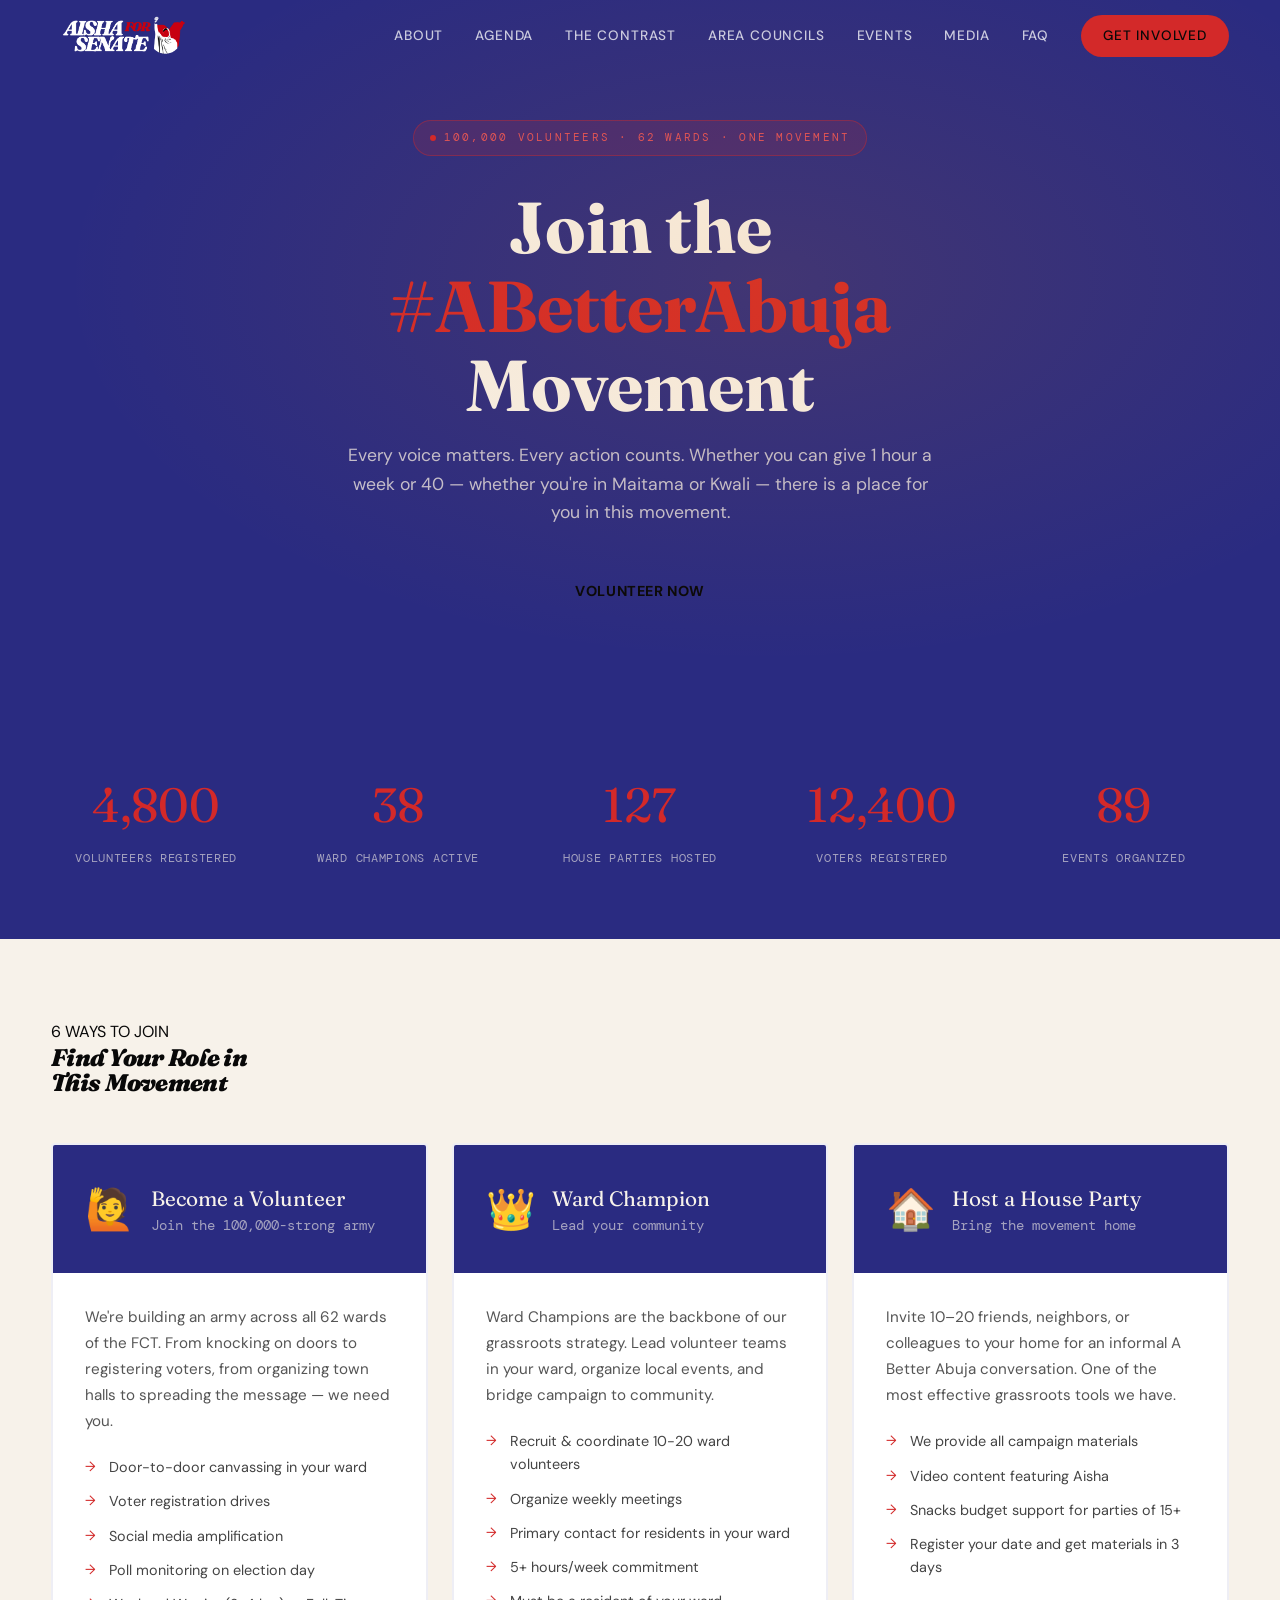
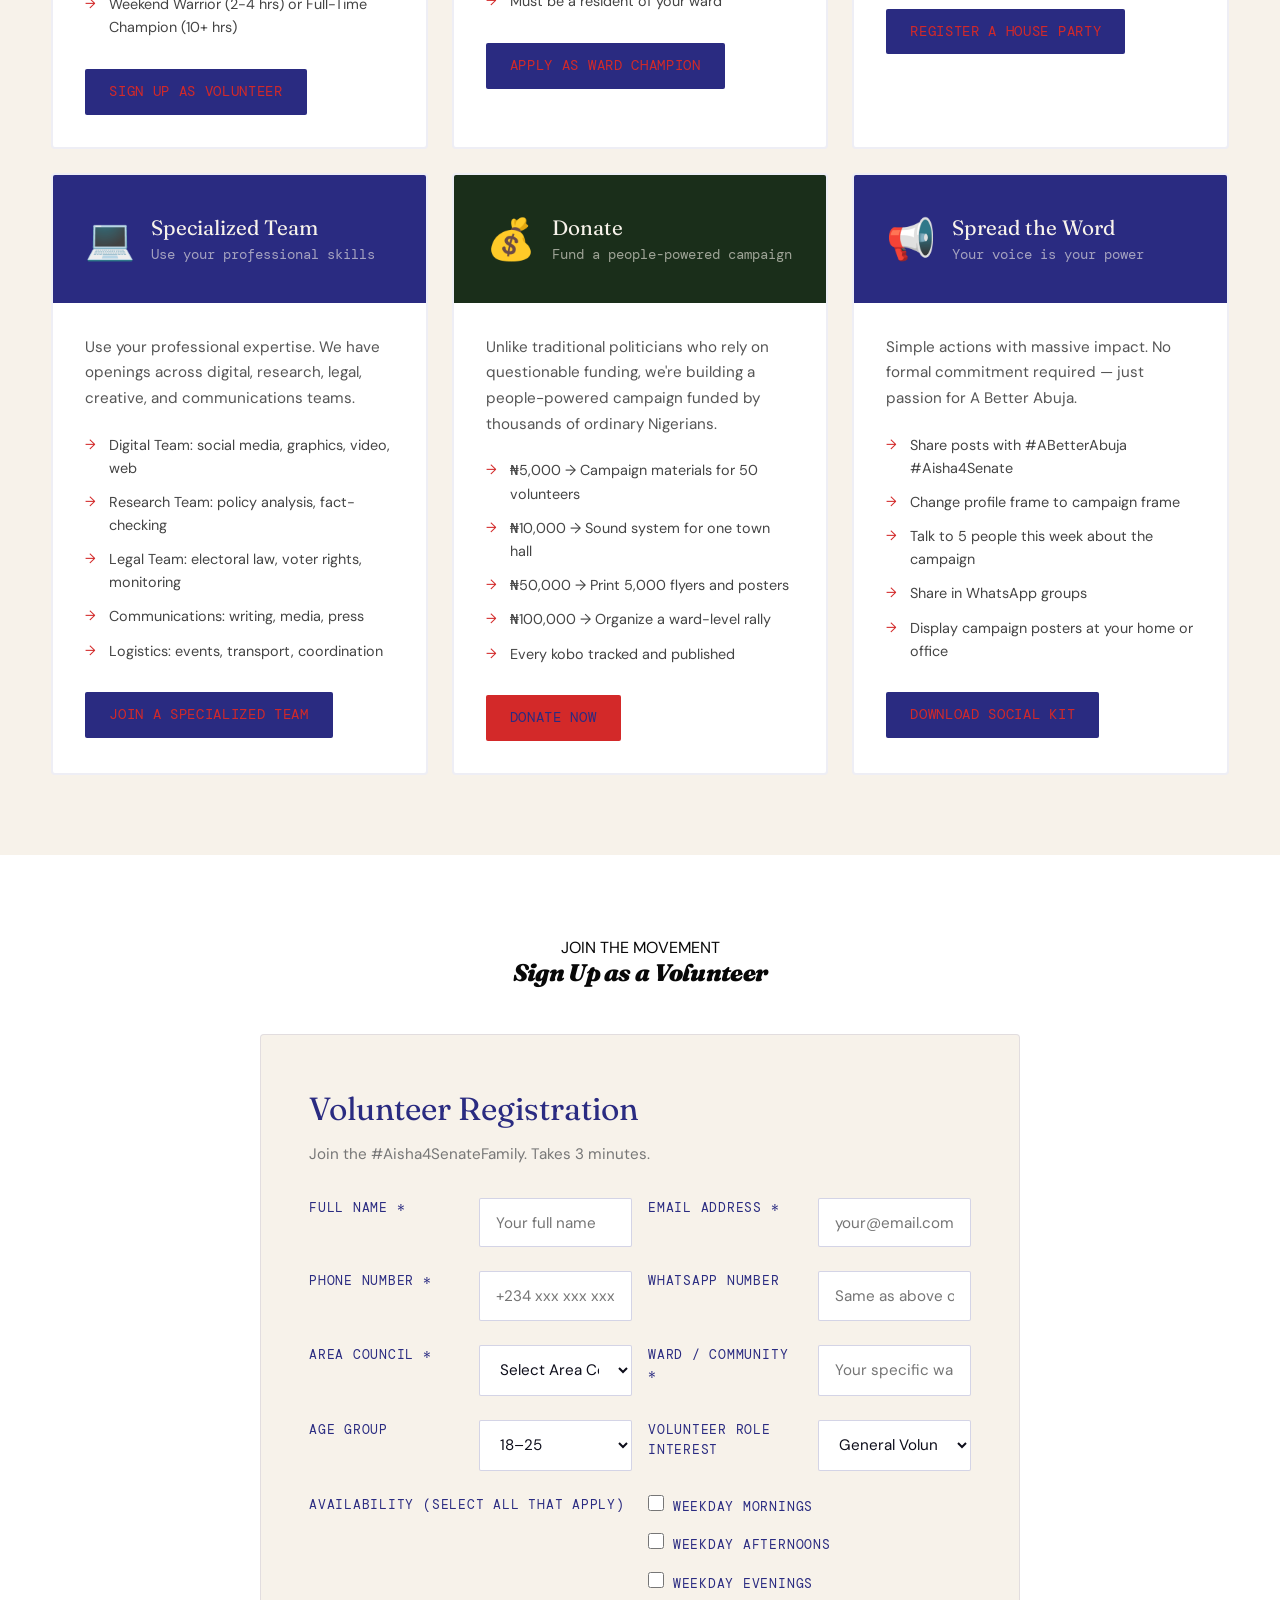
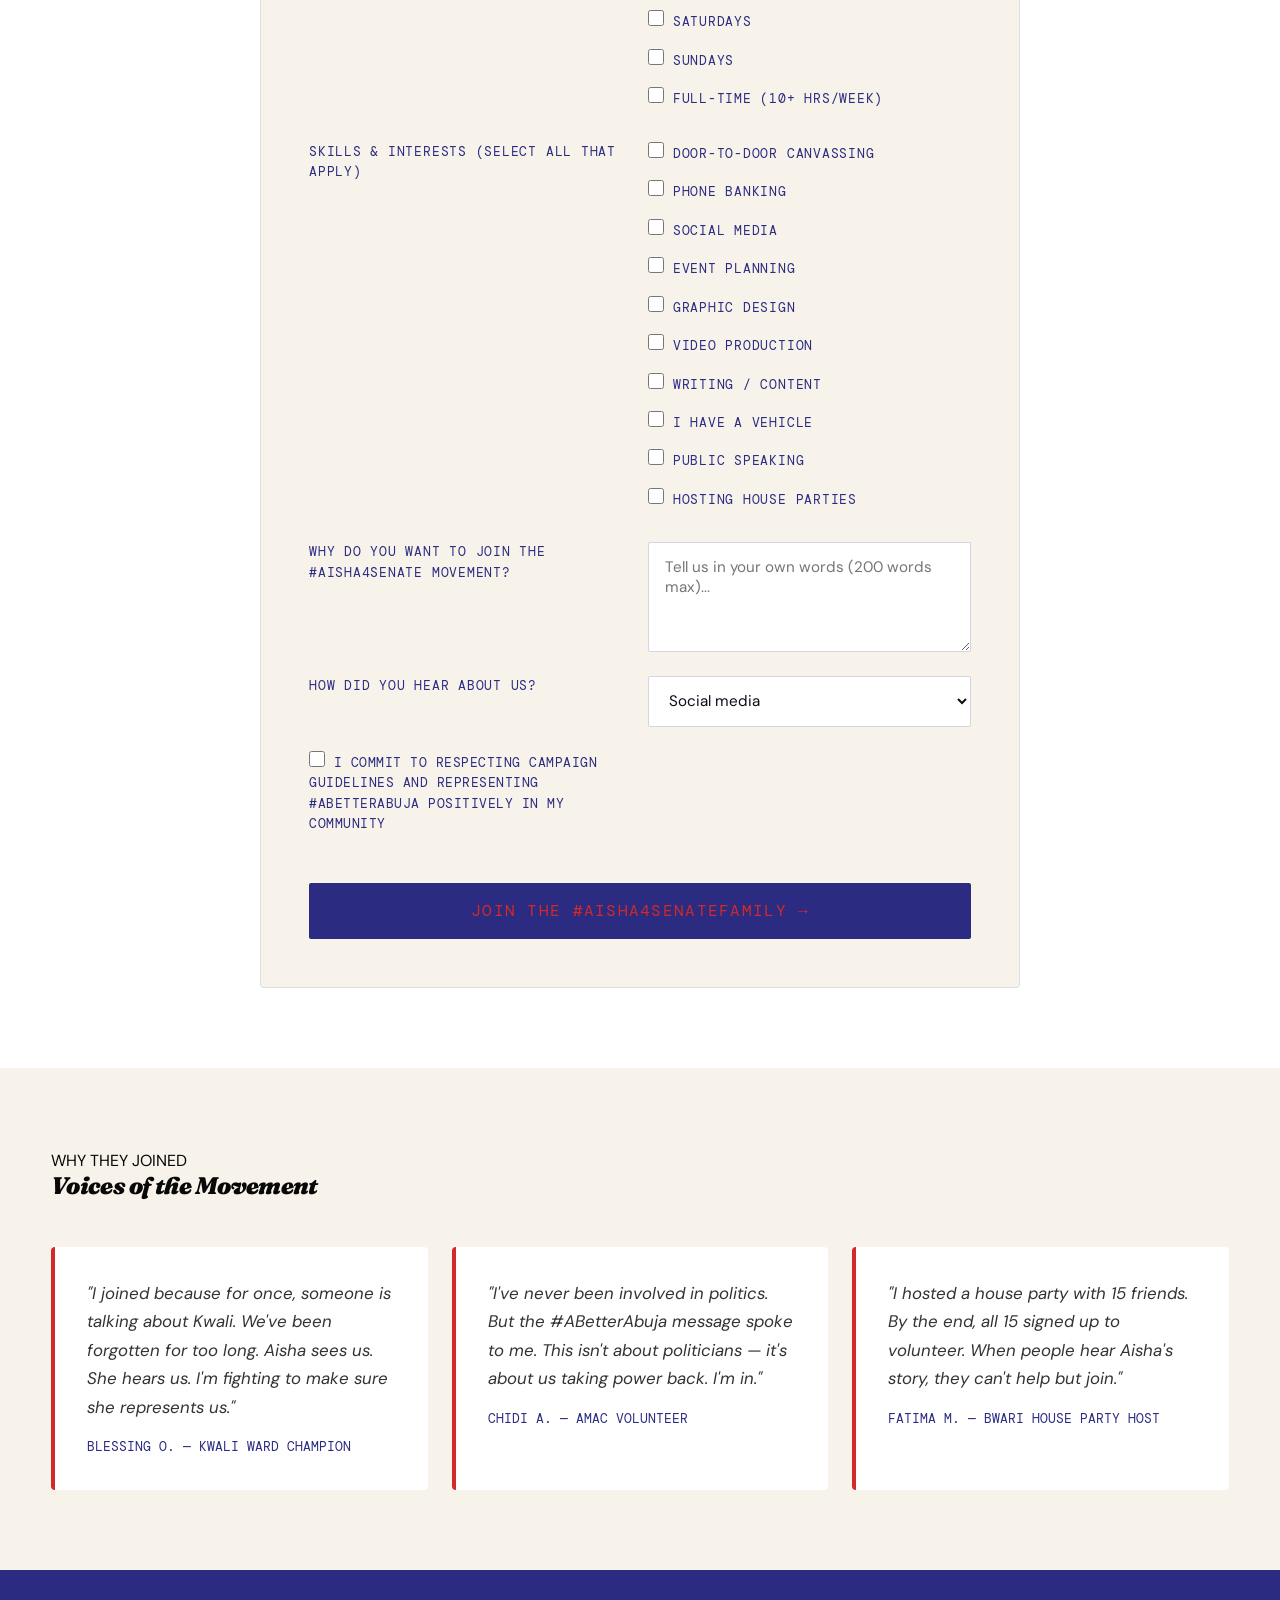
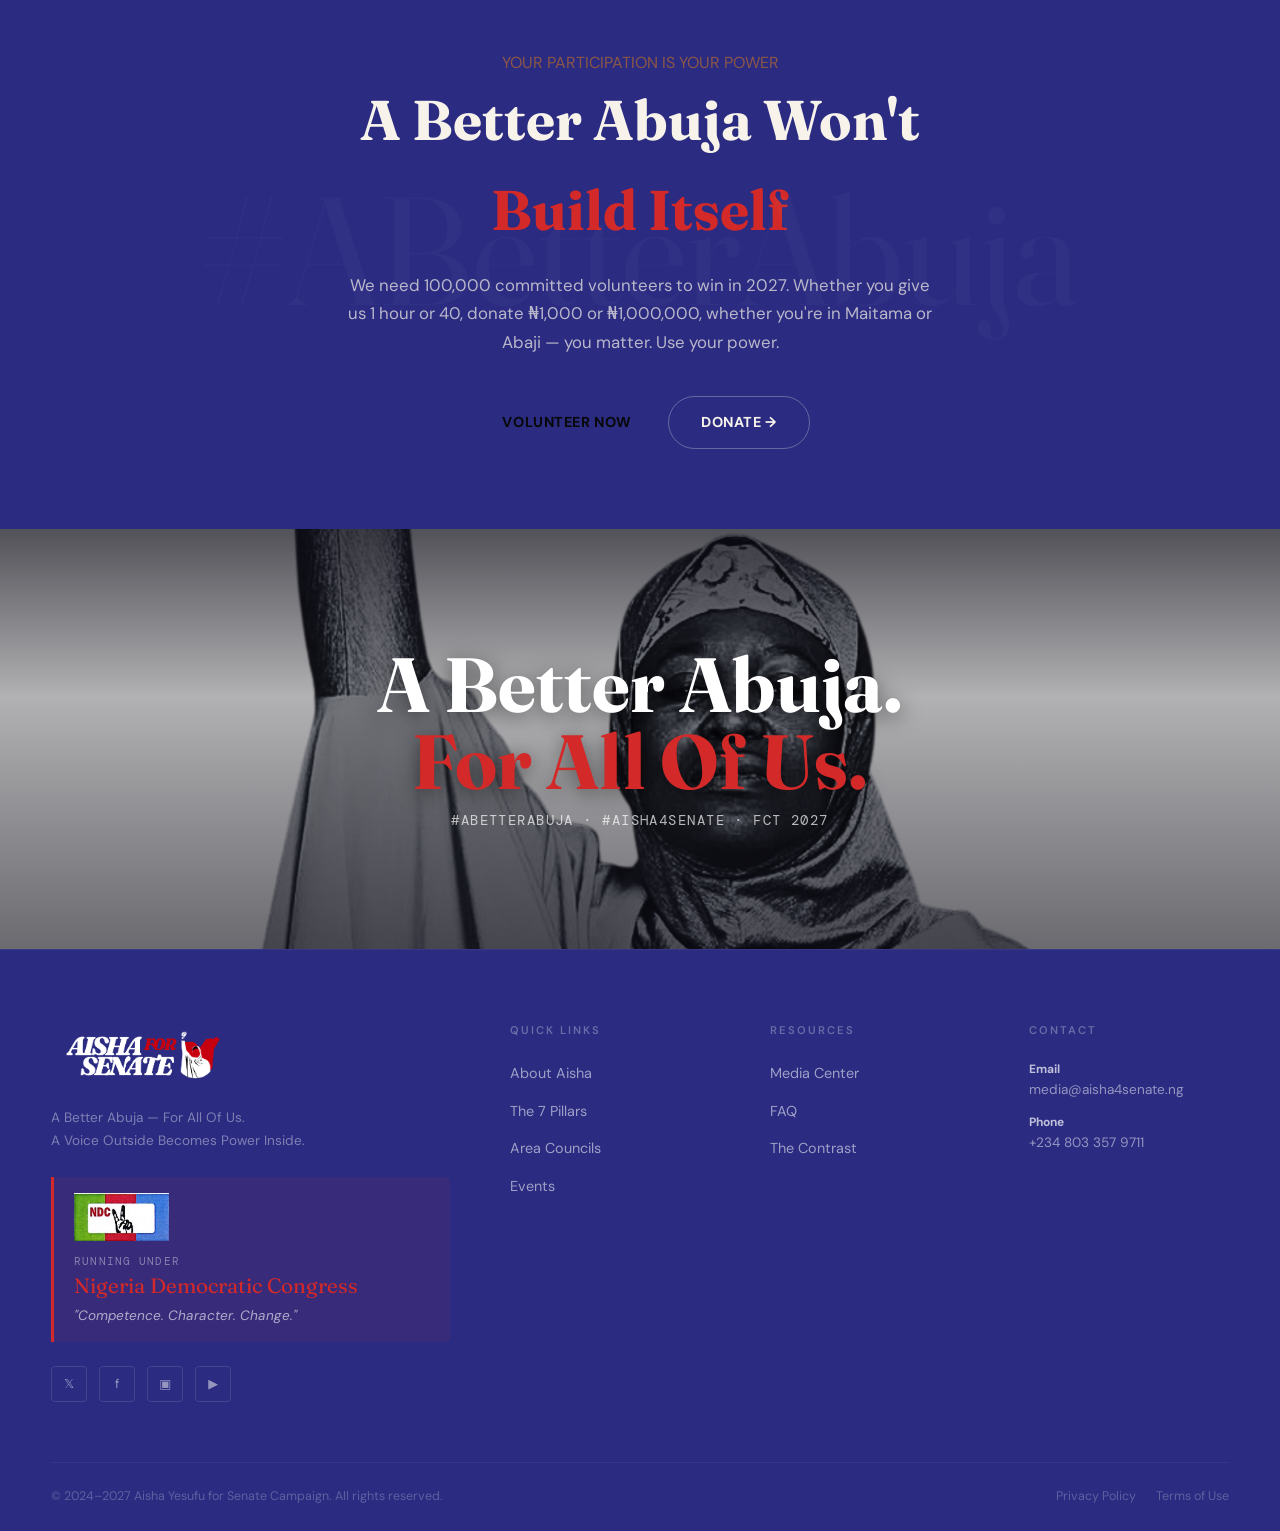
<file: get-involved.html>
<!DOCTYPE html>
<html lang="en">
<head>
  <meta charset="UTF-8">
  <meta name="viewport" content="width=device-width, initial-scale=1.0">
  <title>Get Involved — Join the #ABetterAbuja Movement | Aisha4Senate</title>
  <meta name="description" content="Volunteer, become a ward champion, host a house party, donate, or spread the word. Every action counts. Join the movement for A Better Abuja.">
  <link rel="stylesheet" href="css/styles.css">
  <style>
    .gi-hero { background: var(--green-deep); padding: 120px 0 80px; text-align: center; position: relative; overflow: hidden; }
    .gi-hero::before { content: ''; position: absolute; inset: 0; background: radial-gradient(ellipse at 60% 40%, rgba(237,131,14,.12) 0%, transparent 65%); }
    .gi-hero h1 { font-family: var(--font-display); font-size: clamp(2.5rem,6vw,4.5rem); color: var(--cream); line-height: 1.1; margin-bottom: 1rem; }
    .gi-hero h1 span { color: var(--gold); }
    .gi-hero p { color: rgba(247,242,234,.75); font-size: 1.1rem; max-width: 600px; margin: 0 auto 2.5rem; }

    /* Ways grid */
    .ways-section { background: var(--cream); padding: 80px 0; }
    .ways-grid { display: grid; grid-template-columns: repeat(auto-fit,minmax(320px,1fr)); gap: 1.5rem; margin-top: 3rem; }
    .way-card { background: #fff; border: 2px solid rgba(42,43,129,.08); border-radius: 4px; overflow: hidden; transition: transform .2s, box-shadow .2s; }
    .way-card:hover { transform: translateY(-4px); box-shadow: 0 16px 48px rgba(42,43,129,.12); }
    .way-card-head { background: var(--green-deep); padding: 2rem; display: flex; align-items: center; gap: 1rem; }
    .way-icon { font-size: 2.5rem; }
    .way-title { color: var(--cream); font-family: var(--font-display); font-size: 1.3rem; }
    .way-sub { color: rgba(247,242,234,.6); font-size: .85rem; font-family: var(--font-mono); }
    .way-body { padding: 2rem; }
    .way-body p { color: #555; font-size: .95rem; line-height: 1.7; margin-bottom: 1rem; }
    .way-list { list-style: none; padding: 0; margin-bottom: 1.5rem; }
    .way-list li { padding: .35rem 0 .35rem 1.5rem; position: relative; font-size: .9rem; color: #444; }
    .way-list li::before { content: '→'; position: absolute; left: 0; color: var(--gold); font-size: .85rem; }
    .way-cta { display: inline-block; background: var(--green-deep); color: var(--gold); padding: .75rem 1.5rem; border-radius: 2px; font-family: var(--font-mono); font-size: .85rem; text-decoration: none; transition: background .2s; text-transform: uppercase; letter-spacing: .05em; }
    .way-cta:hover { background: var(--gold); color: var(--green-deep); }
    .way-cta.gold { background: var(--gold); color: var(--green-deep); }
    .way-cta.gold:hover { background: #b8911e; color: #fff; }

    /* Impact counters */
    .gi-counters { background: var(--green-deep); padding: 70px 0; }
    .gi-counters-grid { display: grid; grid-template-columns: repeat(auto-fit,minmax(160px,1fr)); gap: 2rem; text-align: center; }
    .gi-counter-item .num { font-family: var(--font-display); font-size: 3rem; color: var(--gold); display: block; }
    .gi-counter-item .lbl { font-family: var(--font-mono); font-size: .75rem; color: rgba(247,242,234,.6); text-transform: uppercase; letter-spacing: .06em; }

    /* Volunteer Form */
    .form-section { background: #fff; padding: 80px 0; }
    .form-wrapper { max-width: 760px; margin: 0 auto; background: var(--cream); border-radius: 4px; padding: 3rem; border: 1px solid rgba(42,43,129,.1); }
    .form-title { font-family: var(--font-display); font-size: 2rem; color: var(--green-deep); margin-bottom: .5rem; }
    .form-subtitle { color: #777; font-size: .95rem; margin-bottom: 2rem; }
    .form-group { margin-bottom: 1.5rem; }
    .form-group label { display: block; font-family: var(--font-mono); font-size: .8rem; text-transform: uppercase; letter-spacing: .06em; color: var(--green-deep); margin-bottom: .5rem; }
    .form-group input, .form-group select, .form-group textarea { width: 100%; padding: .85rem 1rem; border: 1.5px solid rgba(42,43,129,.2); border-radius: 2px; font-family: var(--font-body); font-size: .95rem; background: #fff; color: var(--near-black); transition: border-color .2s; box-sizing: border-box; }
    .form-group input:focus, .form-group select:focus, .form-group textarea:focus { outline: none; border-color: var(--green-deep); }
    .form-row { display: grid; grid-template-columns: 1fr 1fr; gap: 1rem; }
    .checkbox-group { display: grid; grid-template-columns: repeat(auto-fill,minmax(200px,1fr)); gap: .5rem; }
    .checkbox-item { display: flex; align-items: center; gap: .5rem; font-size: .9rem; color: #444; cursor: pointer; }
    .checkbox-item input[type=checkbox] { accent-color: var(--green-deep); width: 1rem; height: 1rem; }
    .form-submit { width: 100%; padding: 1.1rem; background: var(--green-deep); color: var(--gold); border: none; border-radius: 2px; font-family: var(--font-mono); font-size: 1rem; text-transform: uppercase; letter-spacing: .08em; cursor: pointer; transition: background .2s; margin-top: 1rem; }
    .form-submit:hover { background: var(--gold); color: var(--green-deep); }
    .form-success { display: none; text-align: center; padding: 3rem; }
    .form-success h3 { font-family: var(--font-display); font-size: 2rem; color: var(--green-deep); }

    /* Testimonials */
    .testimonials-section { background: var(--cream); padding: 80px 0; }
    .testimonials-grid { display: grid; grid-template-columns: repeat(auto-fit,minmax(280px,1fr)); gap: 1.5rem; margin-top: 3rem; }
    .testimonial-card { background: #fff; padding: 2rem; border-radius: 4px; border-left: 4px solid var(--gold); }
    .testimonial-quote { font-size: 1.05rem; color: #333; line-height: 1.7; margin-bottom: 1rem; font-style: italic; }
    .testimonial-author { font-family: var(--font-mono); font-size: .8rem; color: var(--green-deep); text-transform: uppercase; }

    /* Final CTA */
    .gi-final { background: var(--green-deep); padding: 80px 0; text-align: center; position: relative; overflow: hidden; }
    .gi-final::before { content: '#ABetterAbuja'; position: absolute; font-family: var(--font-display); font-size: clamp(3rem,12vw,10rem); color: rgba(255,255,255,.03); white-space: nowrap; top: 50%; left: 50%; transform: translate(-50%,-50%); pointer-events: none; }
    .gi-final h2 { font-family: var(--font-display); font-size: clamp(2rem,5vw,3.5rem); color: var(--cream); margin-bottom: 1rem; }
    .gi-final h2 span { color: var(--gold); }
    .gi-final p { color: rgba(247,242,234,.7); max-width: 600px; margin: 0 auto 2.5rem; font-size: 1.05rem; line-height: 1.7; }

    @media(max-width:768px) { .form-row { grid-template-columns: 1fr; } .form-wrapper { padding: 2rem 1.25rem; } }
  </style>
</head>
<body>

<nav class="nav" id="nav">
  <div class="container nav-inner">
    <a href="index.html" class="nav-logo"><img src="/images/aisha-logo.png" alt="Aisha4Senate" class="nav-logo-img" onerror="this.style.display='none';this.nextElementSibling.style.display='flex'"><span class="nav-logo-text" style="display:none">AISHA<span>4</span>SENATE</span></a>
    <div class="nav-links">
      <a href="about.html">About</a>
      <a href="agenda.html">Agenda</a>
      <a href="contrast.html">The Contrast</a>
      <a href="area-councils.html">Area Councils</a>
      <a href="events.html">Events</a>
      <a href="media.html">Media</a>
      <a href="faq.html">FAQ</a>
      <a href="get-involved.html" class="nav-cta" style="background:var(--gold);color:var(--green-deep)">Get Involved</a>
    </div>
    <button class="nav-hamburger" aria-label="Menu"><span></span><span></span><span></span></button>
  </div>
</nav>
<div class="nav-mobile">
  <a href="about.html">About</a><a href="agenda.html">Agenda</a><a href="contrast.html">The Contrast</a>
  <a href="area-councils.html">Area Councils</a><a href="events.html">Events</a>
  <a href="media.html">Media</a><a href="faq.html">FAQ</a><a href="get-involved.html" style="color:var(--gold)">Get Involved →</a>
</div>

<!-- HERO -->
<section class="gi-hero">
  <div class="container">
    <div class="hero-badge">100,000 Volunteers · 62 Wards · One Movement</div>
    <h1>Join the<br><span>#ABetterAbuja</span><br>Movement</h1>
    <p>Every voice matters. Every action counts. Whether you can give 1 hour a week or 40 — whether you're in Maitama or Kwali — there is a place for you in this movement.</p>
    <a href="#volunteer-form" class="btn btn-gold">Volunteer Now</a>
  </div>
</section>

<!-- IMPACT COUNTERS -->
<section class="gi-counters">
  <div class="container">
    <div class="gi-counters-grid">
      <div class="gi-counter-item"><span class="num counter" data-target="4800">0</span><span class="lbl">Volunteers Registered</span></div>
      <div class="gi-counter-item"><span class="num counter" data-target="38">0</span><span class="lbl">Ward Champions Active</span></div>
      <div class="gi-counter-item"><span class="num counter" data-target="127">0</span><span class="lbl">House Parties Hosted</span></div>
      <div class="gi-counter-item"><span class="num counter" data-target="12400">0</span><span class="lbl">Voters Registered</span></div>
      <div class="gi-counter-item"><span class="num counter" data-target="89">0</span><span class="lbl">Events Organized</span></div>
    </div>
  </div>
</section>

<!-- 6 WAYS -->
<section class="ways-section">
  <div class="container">
    <div class="section-label reveal">6 WAYS TO JOIN</div>
    <h2 class="section-title reveal">Find Your Role in<br>This Movement</h2>
    <div class="ways-grid">

      <div class="way-card reveal">
        <div class="way-card-head">
          <div class="way-icon">🙋</div>
          <div>
            <div class="way-title">Become a Volunteer</div>
            <div class="way-sub">Join the 100,000-strong army</div>
          </div>
        </div>
        <div class="way-body">
          <p>We're building an army across all 62 wards of the FCT. From knocking on doors to registering voters, from organizing town halls to spreading the message — we need you.</p>
          <ul class="way-list">
            <li>Door-to-door canvassing in your ward</li>
            <li>Voter registration drives</li>
            <li>Social media amplification</li>
            <li>Poll monitoring on election day</li>
            <li>Weekend Warrior (2-4 hrs) or Full-Time Champion (10+ hrs)</li>
          </ul>
          <a href="#volunteer-form" class="way-cta">Sign Up as Volunteer</a>
        </div>
      </div>

      <div class="way-card reveal">
        <div class="way-card-head">
          <div class="way-icon">👑</div>
          <div>
            <div class="way-title">Ward Champion</div>
            <div class="way-sub">Lead your community</div>
          </div>
        </div>
        <div class="way-body">
          <p>Ward Champions are the backbone of our grassroots strategy. Lead volunteer teams in your ward, organize local events, and bridge campaign to community.</p>
          <ul class="way-list">
            <li>Recruit & coordinate 10-20 ward volunteers</li>
            <li>Organize weekly meetings</li>
            <li>Primary contact for residents in your ward</li>
            <li>5+ hours/week commitment</li>
            <li>Must be a resident of your ward</li>
          </ul>
          <a href="#volunteer-form" class="way-cta">Apply as Ward Champion</a>
        </div>
      </div>

      <div class="way-card reveal">
        <div class="way-card-head">
          <div class="way-icon">🏠</div>
          <div>
            <div class="way-title">Host a House Party</div>
            <div class="way-sub">Bring the movement home</div>
          </div>
        </div>
        <div class="way-body">
          <p>Invite 10–20 friends, neighbors, or colleagues to your home for an informal A Better Abuja conversation. One of the most effective grassroots tools we have.</p>
          <ul class="way-list">
            <li>We provide all campaign materials</li>
            <li>Video content featuring Aisha</li>
            <li>Snacks budget support for parties of 15+</li>
            <li>Register your date and get materials in 3 days</li>
          </ul>
          <a href="#volunteer-form" class="way-cta">Register a House Party</a>
        </div>
      </div>

      <div class="way-card reveal">
        <div class="way-card-head">
          <div class="way-icon">💻</div>
          <div>
            <div class="way-title">Specialized Team</div>
            <div class="way-sub">Use your professional skills</div>
          </div>
        </div>
        <div class="way-body">
          <p>Use your professional expertise. We have openings across digital, research, legal, creative, and communications teams.</p>
          <ul class="way-list">
            <li>Digital Team: social media, graphics, video, web</li>
            <li>Research Team: policy analysis, fact-checking</li>
            <li>Legal Team: electoral law, voter rights, monitoring</li>
            <li>Communications: writing, media, press</li>
            <li>Logistics: events, transport, coordination</li>
          </ul>
          <a href="#volunteer-form" class="way-cta">Join a Specialized Team</a>
        </div>
      </div>

      <div class="way-card reveal">
        <div class="way-card-head" style="background:#1a2e1a">
          <div class="way-icon">💰</div>
          <div>
            <div class="way-title">Donate</div>
            <div class="way-sub">Fund a people-powered campaign</div>
          </div>
        </div>
        <div class="way-body">
          <p>Unlike traditional politicians who rely on questionable funding, we're building a people-powered campaign funded by thousands of ordinary Nigerians.</p>
          <ul class="way-list">
            <li>₦5,000 → Campaign materials for 50 volunteers</li>
            <li>₦10,000 → Sound system for one town hall</li>
            <li>₦50,000 → Print 5,000 flyers and posters</li>
            <li>₦100,000 → Organize a ward-level rally</li>
            <li>Every kobo tracked and published</li>
          </ul>
          <a href="#" class="way-cta gold" onclick="openDonateModal(event)">Donate Now</a>
        </div>
      </div>

      <div class="way-card reveal">
        <div class="way-card-head">
          <div class="way-icon">📢</div>
          <div>
            <div class="way-title">Spread the Word</div>
            <div class="way-sub">Your voice is your power</div>
          </div>
        </div>
        <div class="way-body">
          <p>Simple actions with massive impact. No formal commitment required — just passion for A Better Abuja.</p>
          <ul class="way-list">
            <li>Share posts with #ABetterAbuja #Aisha4Senate</li>
            <li>Change profile frame to campaign frame</li>
            <li>Talk to 5 people this week about the campaign</li>
            <li>Share in WhatsApp groups</li>
            <li>Display campaign posters at your home or office</li>
          </ul>
          <a href="#" class="way-cta">Download Social Kit</a>
        </div>
      </div>

    </div>
  </div>
</section>

<!-- VOLUNTEER FORM -->
<section class="form-section" id="volunteer-form">
  <div class="container">
    <div class="section-label reveal" style="text-align:center">JOIN THE MOVEMENT</div>
    <h2 class="section-title reveal" style="text-align:center;margin-bottom:3rem">Sign Up as a Volunteer</h2>
    <div class="form-wrapper reveal">
      <div class="form-title">Volunteer Registration</div>
      <div class="form-subtitle">Join the #Aisha4SenateFamily. Takes 3 minutes.</div>

      <form id="volunteerForm">
        <div class="form-row">
          <div class="form-group">
            <label>Full Name *</label>
            <input type="text" required placeholder="Your full name">
          </div>
          <div class="form-group">
            <label>Email Address *</label>
            <input type="email" required placeholder="your@email.com">
          </div>
        </div>
        <div class="form-row">
          <div class="form-group">
            <label>Phone Number *</label>
            <input type="tel" required placeholder="+234 xxx xxx xxxx">
          </div>
          <div class="form-group">
            <label>WhatsApp Number</label>
            <input type="tel" placeholder="Same as above or different">
          </div>
        </div>
        <div class="form-row">
          <div class="form-group">
            <label>Area Council *</label>
            <select required>
              <option value="">Select Area Council</option>
              <option>AMAC (Abuja Municipal)</option>
              <option>Bwari</option>
              <option>Gwagwalada</option>
              <option>Kuje</option>
              <option>Kwali</option>
              <option>Abaji</option>
            </select>
          </div>
          <div class="form-group">
            <label>Ward / Community *</label>
            <input type="text" required placeholder="Your specific ward">
          </div>
        </div>
        <div class="form-row">
          <div class="form-group">
            <label>Age Group</label>
            <select>
              <option>18–25</option>
              <option>26–35</option>
              <option>36–50</option>
              <option>51+</option>
            </select>
          </div>
          <div class="form-group">
            <label>Volunteer Role Interest</label>
            <select>
              <option>General Volunteer</option>
              <option>Ward Champion</option>
              <option>House Party Host</option>
              <option>Specialized Team</option>
              <option>Poll Monitor</option>
            </select>
          </div>
        </div>

        <div class="form-group">
          <label>Availability (select all that apply)</label>
          <div class="checkbox-group">
            <label class="checkbox-item"><input type="checkbox"> Weekday mornings</label>
            <label class="checkbox-item"><input type="checkbox"> Weekday afternoons</label>
            <label class="checkbox-item"><input type="checkbox"> Weekday evenings</label>
            <label class="checkbox-item"><input type="checkbox"> Saturdays</label>
            <label class="checkbox-item"><input type="checkbox"> Sundays</label>
            <label class="checkbox-item"><input type="checkbox"> Full-time (10+ hrs/week)</label>
          </div>
        </div>

        <div class="form-group">
          <label>Skills & Interests (select all that apply)</label>
          <div class="checkbox-group">
            <label class="checkbox-item"><input type="checkbox"> Door-to-door canvassing</label>
            <label class="checkbox-item"><input type="checkbox"> Phone banking</label>
            <label class="checkbox-item"><input type="checkbox"> Social media</label>
            <label class="checkbox-item"><input type="checkbox"> Event planning</label>
            <label class="checkbox-item"><input type="checkbox"> Graphic design</label>
            <label class="checkbox-item"><input type="checkbox"> Video production</label>
            <label class="checkbox-item"><input type="checkbox"> Writing / Content</label>
            <label class="checkbox-item"><input type="checkbox"> I have a vehicle</label>
            <label class="checkbox-item"><input type="checkbox"> Public speaking</label>
            <label class="checkbox-item"><input type="checkbox"> Hosting house parties</label>
          </div>
        </div>

        <div class="form-group">
          <label>Why do you want to join the #Aisha4Senate movement?</label>
          <textarea rows="4" placeholder="Tell us in your own words (200 words max)..."></textarea>
        </div>

        <div class="form-group">
          <label>How did you hear about us?</label>
          <select>
            <option>Social media</option>
            <option>Friend / Family</option>
            <option>Town hall event</option>
            <option>News coverage</option>
            <option>Website</option>
            <option>Other</option>
          </select>
        </div>

        <div class="form-group">
          <label class="checkbox-item" style="font-family:var(--font-mono);font-size:.8rem;text-transform:uppercase;letter-spacing:.04em;color:var(--green-deep)"><input type="checkbox" required> I commit to respecting campaign guidelines and representing #ABetterAbuja positively in my community</label>
        </div>

        <button type="submit" class="form-submit">Join the #Aisha4SenateFamily →</button>
      </form>

      <div class="form-success" id="formSuccess">
        <div style="font-size:3rem">🎉</div>
        <h3>Welcome to the Movement!</h3>
        <p>You're now part of the #Aisha4SenateFamily. Expect a WhatsApp message within 48 hours with your volunteer orientation details.</p>
        <p style="color:var(--green-deep);font-family:var(--font-mono);font-size:.9rem">#ABetterAbuja begins with YOU.</p>
      </div>
    </div>
  </div>
</section>

<!-- TESTIMONIALS -->
<section class="testimonials-section">
  <div class="container">
    <div class="section-label reveal">WHY THEY JOINED</div>
    <h2 class="section-title reveal">Voices of the Movement</h2>
    <div class="testimonials-grid">
      <div class="testimonial-card reveal">
        <div class="testimonial-quote">"I joined because for once, someone is talking about Kwali. We've been forgotten for too long. Aisha sees us. She hears us. I'm fighting to make sure she represents us."</div>
        <div class="testimonial-author">Blessing O. — Kwali Ward Champion</div>
      </div>
      <div class="testimonial-card reveal">
        <div class="testimonial-quote">"I've never been involved in politics. But the #ABetterAbuja message spoke to me. This isn't about politicians — it's about us taking power back. I'm in."</div>
        <div class="testimonial-author">Chidi A. — AMAC Volunteer</div>
      </div>
      <div class="testimonial-card reveal">
        <div class="testimonial-quote">"I hosted a house party with 15 friends. By the end, all 15 signed up to volunteer. When people hear Aisha's story, they can't help but join."</div>
        <div class="testimonial-author">Fatima M. — Bwari House Party Host</div>
      </div>
    </div>
  </div>
</section>

<!-- FINAL CTA -->
<section class="gi-final">
  <div class="container">
    <div class="section-label" style="color:rgba(237,131,14,.5)">YOUR PARTICIPATION IS YOUR POWER</div>
    <h2 class="reveal">A Better Abuja Won't<br><span>Build Itself</span></h2>
    <p class="reveal">We need 100,000 committed volunteers to win in 2027. Whether you give us 1 hour or 40, donate ₦1,000 or ₦1,000,000, whether you're in Maitama or Abaji — you matter. Use your power.</p>
    <div class="btn-group reveal">
      <a href="#volunteer-form" class="btn btn-gold">Volunteer Now</a>
      <a href="#" class="btn" style="border:1px solid rgba(247,242,234,.3);color:var(--cream)" onclick="openDonateModal(event)">Donate →</a>
    </div>
  </div>
</section>

<!-- ═══ PRE-FOOTER RALLY STRIP ════════════════════════════════ -->
<div class="prefooter-rally">
  <img src="/images/aisha-rally-hands.jpg" alt="Aisha Yesufu — The Movement">
  <div class="prefooter-rally-overlay">
    <div class="prefooter-rally-text">
      <h2>A Better Abuja.<br><em>For All Of Us.</em></h2>
      <p>#ABetterAbuja · #Aisha4Senate · FCT 2027</p>
    </div>
  </div>
</div>
<footer class="footer">
  <div class="container">
    <div class="footer-grid">
      <div class="footer-brand">
        <img src="/images/aisha-logo.png" alt="Aisha4Senate" class="footer-logo-img" onerror="this.style.display='none'">
        <p class="tagline">A Better Abuja — For All Of Us.<br>A Voice Outside Becomes Power Inside.</p>
        <div class="footer-ndc-block">
          <img src="/images/ndc-logo.png" alt="Nigeria Democratic Congress" style="height:48px;width:auto;display:block;margin-bottom:.75rem;" onerror="this.style.display='none'">
          <div class="ndc-label">Running Under</div>
          <div class="ndc-name">Nigeria Democratic Congress</div>
          <div class="ndc-motto">"Competence. Character. Change."</div>
        </div>
        <div class="footer-socials">
          <a href="#" class="footer-social" aria-label="Twitter">𝕏</a>
          <a href="#" class="footer-social" aria-label="Facebook">f</a>
          <a href="#" class="footer-social" aria-label="Instagram">▣</a>
          <a href="#" class="footer-social" aria-label="YouTube">▶</a>
        </div>
      </div>
      <div class="footer-col"><h4>Quick Links</h4><ul>
        <li><a href="about.html">About Aisha</a></li><li><a href="agenda.html">The 7 Pillars</a></li>
        <li><a href="area-councils.html">Area Councils</a></li><li><a href="events.html">Events</a></li>
      </ul></div>
      <div class="footer-col"><h4>Resources</h4><ul>
        <li><a href="media.html">Media Center</a></li><li><a href="faq.html">FAQ</a></li>
        <li><a href="contrast.html">The Contrast</a></li>
      </ul></div>
      <div class="footer-col"><h4>Contact</h4>
        <div class="footer-contact-item"><div><strong>Email</strong>media@aisha4senate.ng</div></div>
        <div class="footer-contact-item"><div><strong>Phone</strong>+234 803 357 9711</div></div>
      </div>
    </div>
    <div class="footer-bottom">
      <p>© 2024–2027 Aisha Yesufu for Senate Campaign. All rights reserved.</p>
      <div class="footer-bottom-links"><a href="#">Privacy Policy</a><a href="#">Terms of Use</a></div>
    </div>
  </div>
</footer>

<!-- ═══ DONATION MODAL ════════════════════════════════════════ -->
<div class="donate-overlay" id="donateOverlay" onclick="closeDonateModal()"></div>
<div class="donate-modal" id="donateModal" role="dialog" aria-modal="true" aria-label="Donate">
  <button class="donate-close" onclick="closeDonateModal()" aria-label="Close">✕</button>
  <div class="donate-modal-header">
    <div class="donate-modal-eyebrow">People-Powered Campaign</div>
    <h2 class="donate-modal-title">Support A Better Abuja</h2>
    <p class="donate-modal-sub">Every kobo is tracked and published. Your contribution fuels the movement.</p>
  </div>

  <form id="donateForm">
    <!-- Amount options -->
    <div class="donate-amounts">
      <button type="button" class="donate-amt" data-amount="₦5,000" onclick="selectAmount(this)">₦5,000</button>
      <button type="button" class="donate-amt" data-amount="₦10,000" onclick="selectAmount(this)">₦10,000</button>
      <button type="button" class="donate-amt" data-amount="₦25,000" onclick="selectAmount(this)">₦25,000</button>
      <button type="button" class="donate-amt" data-amount="₦50,000" onclick="selectAmount(this)">₦50,000</button>
      <button type="button" class="donate-amt" data-amount="₦100,000" onclick="selectAmount(this)">₦100,000</button>
      <button type="button" class="donate-amt" data-amount="₦500,000" onclick="selectAmount(this)">₦500,000</button>
      <button type="button" class="donate-amt" data-amount="₦1,000,000+" onclick="selectAmount(this)">₦1M+</button>
      <button type="button" class="donate-amt" data-amount="Other" onclick="selectAmount(this)">Other</button>
    </div>
    <input type="hidden" id="selectedAmount">

    <!-- Custom amount (shown when Other selected) -->
    <div class="donate-field" id="customAmountField" style="display:none">
      <label>Enter Amount (₦)</label>
      <input type="text" id="customAmount" placeholder="e.g. 75,000">
    </div>

    <div class="donate-row">
      <div class="donate-field">
        <label>Full Name *</label>
        <input type="text" id="donateName" required placeholder="Your full name">
      </div>
      <div class="donate-field">
        <label>Phone Number *</label>
        <input type="tel" id="donatePhone" required placeholder="+234 xxx xxx xxxx">
      </div>
    </div>
    <div class="donate-field">
      <label>Email Address *</label>
      <input type="email" id="donateEmail" required placeholder="your@email.com">
    </div>
    <div class="donate-field">
      <label>Comment / Message (optional)</label>
      <textarea id="donateComment" rows="3" placeholder="A message of support, or anything you'd like us to know..."></textarea>
    </div>

    <button type="submit" class="donate-submit" id="donateSubmitBtn">
      Confirm Donation Intent →
    </button>
    <p style="font-size:.75rem;color:#888;text-align:center;margin-top:.75rem">
      This registers your intent. Our team will contact you with payment details within 24 hours.
    </p>
  </form>

  <div class="donate-success" id="donateSuccess" style="display:none">
    <div style="font-size:3rem">🎉</div>
    <h3>Thank You!</h3>
    <p>Your donation intent has been received. Our team will contact you within 24 hours with payment details.</p>
    <p style="color:var(--green-deep);font-family:var(--font-mono);font-size:.85rem;margin-top:1rem">#ABetterAbuja — Built By All Of Us</p>
  </div>
</div>

<style>
.donate-overlay { position:fixed; inset:0; background:rgba(0,0,0,.6); z-index:1100; opacity:0; pointer-events:none; transition:opacity .3s; }
.donate-overlay.open { opacity:1; pointer-events:all; }
.donate-modal { position:fixed; top:50%; left:50%; transform:translate(-50%,-60%); width:min(580px,94vw); max-height:90vh; overflow-y:auto; background:#fff; border-radius:8px; z-index:1200; padding:2.5rem; box-shadow:0 24px 80px rgba(0,0,0,.3); opacity:0; pointer-events:none; transition:opacity .3s, transform .3s; }
.donate-modal.open { opacity:1; pointer-events:all; transform:translate(-50%,-50%); }
.donate-close { position:absolute; top:1.25rem; right:1.25rem; width:32px; height:32px; border-radius:50%; background:rgba(42,43,129,.08); color:var(--green-deep); font-size:.9rem; display:flex; align-items:center; justify-content:center; cursor:pointer; border:none; transition:background .2s; }
.donate-close:hover { background:var(--gold); color:#fff; }
.donate-modal-eyebrow { font-family:var(--font-mono); font-size:.7rem; text-transform:uppercase; letter-spacing:.12em; color:var(--gold); margin-bottom:.5rem; }
.donate-modal-title { font-family:var(--font-display); font-size:1.8rem; color:var(--green-deep); margin-bottom:.5rem; }
.donate-modal-sub { font-size:.9rem; color:#666; margin-bottom:1.5rem; }
.donate-amounts { display:grid; grid-template-columns:repeat(4,1fr); gap:.5rem; margin-bottom:1.5rem; }
.donate-amt { padding:.6rem .5rem; border:1.5px solid rgba(42,43,129,.2); border-radius:4px; font-family:var(--font-mono); font-size:.8rem; color:var(--green-deep); cursor:pointer; transition:all .15s; background:#fff; }
.donate-amt:hover, .donate-amt.selected { background:var(--green-deep); color:#fff; border-color:var(--green-deep); }
.donate-row { display:grid; grid-template-columns:1fr 1fr; gap:1rem; }
.donate-field { margin-bottom:1rem; }
.donate-field label { display:block; font-family:var(--font-mono); font-size:.75rem; text-transform:uppercase; letter-spacing:.06em; color:var(--green-deep); margin-bottom:.4rem; }
.donate-field input, .donate-field textarea { width:100%; padding:.8rem 1rem; border:1.5px solid rgba(42,43,129,.2); border-radius:4px; font-size:.9rem; color:var(--near-black); transition:border-color .2s; box-sizing:border-box; }
.donate-field input:focus, .donate-field textarea:focus { outline:none; border-color:var(--green-deep); }
.donate-submit { width:100%; padding:1rem; background:var(--green-deep); color:var(--cream); border:none; border-radius:4px; font-family:var(--font-mono); font-size:.9rem; text-transform:uppercase; letter-spacing:.08em; cursor:pointer; transition:background .2s; margin-top:.5rem; }
.donate-submit:hover { background:var(--gold); }
.donate-success { text-align:center; padding:2rem 0; }
.donate-success h3 { font-family:var(--font-display); font-size:1.8rem; color:var(--green-deep); margin:.75rem 0 .5rem; }
.donate-success p { color:#555; font-size:.9rem; line-height:1.7; }
@media(max-width:480px) { .donate-amounts { grid-template-columns:repeat(2,1fr); } .donate-row { grid-template-columns:1fr; } }
</style>

<script src="js/main.js"></script>
<script>
  // ── DONATE MODAL ──────────────────────────────────────────
  function openDonateModal(e) {
    if (e) e.preventDefault();
    document.getElementById('donateOverlay').classList.add('open');
    document.getElementById('donateModal').classList.add('open');
    document.body.style.overflow = 'hidden';
  }
  function closeDonateModal() {
    document.getElementById('donateOverlay').classList.remove('open');
    document.getElementById('donateModal').classList.remove('open');
    document.body.style.overflow = '';
  }
  document.addEventListener('keydown', e => { if (e.key === 'Escape') closeDonateModal(); });

  function selectAmount(btn) {
    document.querySelectorAll('.donate-amt').forEach(b => b.classList.remove('selected'));
    btn.classList.add('selected');
    document.getElementById('selectedAmount').value = btn.dataset.amount;
    document.getElementById('customAmountField').style.display =
      btn.dataset.amount === 'Other' ? 'block' : 'none';
  }

  document.getElementById('donateForm').addEventListener('submit', async function(e) {
    e.preventDefault();
    const btn = document.getElementById('donateSubmitBtn');
    btn.textContent = 'Submitting...';
    btn.disabled = true;

    const payload = {
      fullName:       document.getElementById('donateName').value,
      email:          document.getElementById('donateEmail').value,
      phone:          document.getElementById('donatePhone').value,
      donationAmount: document.getElementById('selectedAmount').value || 'Not selected',
      customAmount:   document.getElementById('customAmount').value || '',
      comment:        document.getElementById('donateComment').value || ''
    };

    try {
      const res = await fetch('/api/donation', {
        method: 'POST',
        headers: { 'Content-Type': 'application/json' },
        body: JSON.stringify(payload)
      });
      const data = await res.json();
      if (data.success) {
        document.getElementById('donateForm').style.display = 'none';
        document.getElementById('donateSuccess').style.display = 'block';
      } else {
        btn.textContent = 'Error — Please Try Again';
        btn.style.background = 'var(--red)';
        btn.disabled = false;
      }
    } catch {
      btn.textContent = 'Network Error — Try Again';
      btn.disabled = false;
    }
  });

  // ── VOLUNTEER FORM ─────────────────────────────────────────
  document.getElementById('volunteerForm').addEventListener('submit', async function(e) {
    e.preventDefault();
    const btn = this.querySelector('.form-submit');
    btn.textContent = 'Submitting...';
    btn.disabled = true;

    const availability = Array.from(this.querySelectorAll('input[type=checkbox]:checked'))
      .filter(c => ['Weekday mornings','Weekday afternoons','Weekday evenings','Saturdays','Sundays','Full-time (10+ hrs/week)'].includes(c.parentElement.textContent.trim()))
      .map(c => c.parentElement.textContent.trim());

    const skills = Array.from(this.querySelectorAll('input[type=checkbox]:checked'))
      .filter(c => ['Door-to-door canvassing','Phone banking','Social media','Event planning','Graphic design','Video production','Writing / Content','I have a vehicle','Public speaking','Hosting house parties'].includes(c.parentElement.textContent.trim()))
      .map(c => c.parentElement.textContent.trim());

    const inputs = this.querySelectorAll('input[type=text], input[type=email], input[type=tel]');
    const selects = this.querySelectorAll('select');

    const payload = {
      fullName:      inputs[0]?.value || '',
      email:         inputs[1]?.value || '',
      phone:         inputs[2]?.value || '',
      whatsapp:      inputs[3]?.value || '',
      areaCouncil:   selects[0]?.value || '',
      ward:          inputs[4]?.value || '',
      ageGroup:      selects[1]?.value || '',
      volunteerRole: selects[2]?.value || '',
      availability,
      skills,
      whyJoining:    this.querySelector('textarea')?.value || '',
      howHeard:      selects[3]?.value || ''
    };

    try {
      const res = await fetch('/api/volunteer', {
        method: 'POST',
        headers: { 'Content-Type': 'application/json' },
        body: JSON.stringify(payload)
      });
      const data = await res.json();
      if (data.success) {
        this.style.display = 'none';
        document.getElementById('formSuccess').style.display = 'block';
        window.scrollTo({ top: document.getElementById('formSuccess').offsetTop - 100, behavior: 'smooth' });
      } else {
        btn.textContent = 'Error — Please Try Again';
        btn.style.background = 'var(--red)';
        btn.disabled = false;
      }
    } catch {
      btn.textContent = 'Network Error — Please Try Again';
      btn.disabled = false;
    }
  });
</script>
</body>
</html>
</file>
<file: css/styles.css>
/* ============================================================
   AISHA4SENATE — Campaign Website Design System
   Aesthetic: Editorial Power — Bold Nigerian Political Poster
   ============================================================ */

@import url('https://fonts.googleapis.com/css2?family=Fraunces:ital,opsz,wght@0,9..144,100..900;1,9..144,100..900&family=DM+Sans:ital,opsz,wght@0,9..40,300..900;1,9..40,300..900&family=DM+Mono:wght@400;500&display=swap');

/* ─── TOKENS ──────────────────────────────────────────────── */
:root {
  /* NDC Brand Colors */
  --green-deep:   #2a2b81;   /* NDC Blue  — primary */
  --green-mid:    #3d3eb0;   /* Blue mid  */
  --green-bright: #5556cc;   /* Blue bright */
  --green-light:  #dddefa;   /* Blue pale */
  --gold:         #d32929;   /* NDC Red — accent */
  --gold-light:   #e05555;   /* Red light */
  --gold-pale:    #fde8e8;   /* Red pale */
  --red:          #d32929;   /* NDC Red   — secondary accent */
  --red-light:    #f5dada;   /* Red pale */
  --cream:        #F7F2EA;
  --cream-warm:   #EDE6D6;
  --black:        #080808;
  --near-black:   #0d0d1a;
  --grey-dark:    #2A2D3A;
  --grey-mid:     #6B6E88;
  --grey-light:   #C8CADC;
  --white:        #FAFAF9;
  --red-alert:    #d32929;

  --font-display: 'Fraunces', Georgia, serif;
  --font-body:    'DM Sans', system-ui, sans-serif;
  --font-mono:    'DM Mono', monospace;

  --ease-out-expo: cubic-bezier(0.19, 1, 0.22, 1);
  --ease-in-out:   cubic-bezier(0.76, 0, 0.24, 1);

  --shadow-sm:  0 2px 8px rgba(8,8,8,0.08);
  --shadow-md:  0 8px 32px rgba(8,8,8,0.14);
  --shadow-lg:  0 24px 64px rgba(8,8,8,0.2);
  --shadow-glow: 0 0 40px rgba(211,41,41,0.4);

  --radius-sm: 4px;
  --radius-md: 12px;
  --radius-lg: 24px;
  --radius-pill: 999px;

  --container: 1280px;
  --nav-h: 72px;
}

/* ─── RESET ───────────────────────────────────────────────── */
*, *::before, *::after { box-sizing: border-box; margin: 0; padding: 0; }
html { scroll-behavior: smooth; font-size: 16px; }
body {
  font-family: var(--font-body);
  background: var(--white);
  color: var(--black);
  line-height: 1.6;
  overflow-x: hidden;
  -webkit-font-smoothing: antialiased;
}
img { display: block; max-width: 100%; }
a { text-decoration: none; color: inherit; }
button { border: none; background: none; cursor: pointer; font-family: inherit; }
ul, ol { list-style: none; }
input, textarea, select { font-family: inherit; }

/* ─── SCROLLBAR ───────────────────────────────────────────── */
::-webkit-scrollbar { width: 6px; }
::-webkit-scrollbar-track { background: var(--cream); }
::-webkit-scrollbar-thumb { background: var(--green-mid); border-radius: 3px; }

/* ─── SELECTION ──────────────────────────────────────────── */
::selection { background: var(--gold); color: var(--black); }

/* ─── UTILITY CLASSES ─────────────────────────────────────── */
.container {
  max-width: var(--container);
  margin: 0 auto;
  padding: 0 clamp(20px, 4vw, 60px);
}
.visually-hidden { position: absolute; width:1px; height:1px; overflow:hidden; clip:rect(0,0,0,0); }
.text-green { color: var(--green-mid); }
.text-gold  { color: var(--gold); }
.text-cream { color: var(--cream); }
.bg-green   { background: var(--green-deep); }
.bg-cream   { background: var(--cream); }

/* Reveal animations */
.reveal {
  opacity: 0;
  transform: translateY(40px);
  transition: opacity 0.8s var(--ease-out-expo), transform 0.8s var(--ease-out-expo);
}
.reveal.visible {
  opacity: 1;
  transform: none;
}
.reveal-delay-1 { transition-delay: 0.1s; }
.reveal-delay-2 { transition-delay: 0.2s; }
.reveal-delay-3 { transition-delay: 0.3s; }
.reveal-delay-4 { transition-delay: 0.4s; }

/* ─── NAVIGATION ──────────────────────────────────────────── */
.nav {
  position: fixed;
  top: 0; left: 0; right: 0;
  z-index: 1000;
  height: var(--nav-h);
  display: flex;
  align-items: center;
  transition: background 0.4s, box-shadow 0.4s;
}
.nav.scrolled {
  background: rgba(42,43,129,0.97);
  backdrop-filter: blur(12px);
  box-shadow: 0 1px 0 rgba(255,255,255,0.08);
}
.nav-inner {
  display: flex;
  align-items: center;
  justify-content: space-between;
  width: 100%;
}
.nav-logo {
  font-family: var(--font-display);
  font-weight: 900;
  font-size: clamp(1.2rem, 2.5vw, 1.6rem);
  color: var(--white);
  letter-spacing: -0.02em;
}
.nav-logo span { color: var(--gold); }
.nav-links {
  display: flex;
  align-items: center;
  gap: clamp(16px, 2.5vw, 32px);
}
.nav-links a {
  font-size: 0.85rem;
  font-weight: 500;
  letter-spacing: 0.06em;
  text-transform: uppercase;
  color: rgba(255,255,255,0.75);
  transition: color 0.2s;
  position: relative;
}
.nav-links a::after {
  content: '';
  position: absolute;
  bottom: -4px; left: 0; right: 0;
  height: 1px;
  background: var(--gold);
  transform: scaleX(0);
  transition: transform 0.3s var(--ease-out-expo);
}
.nav-links a:hover { color: var(--white); }
.nav-links a:hover::after { transform: scaleX(1); }
.nav-links a.active { color: var(--gold); }
.nav-cta {
  background: var(--gold);
  color: var(--black) !important;
  padding: 10px 22px;
  border-radius: var(--radius-pill);
  font-weight: 700;
  letter-spacing: 0.04em;
  transition: transform 0.2s, box-shadow 0.2s !important;
}
.nav-cta:hover { transform: translateY(-2px); box-shadow: var(--shadow-glow); }
.nav-cta::after { display: none !important; }
.nav-hamburger {
  display: none;
  flex-direction: column;
  gap: 5px;
  padding: 8px;
  cursor: pointer;
}
.nav-hamburger span {
  display: block;
  width: 26px;
  height: 2px;
  background: var(--white);
  border-radius: 2px;
  transition: transform 0.3s, opacity 0.3s;
}
.nav-hamburger.open span:nth-child(1) { transform: rotate(45deg) translateY(7px); }
.nav-hamburger.open span:nth-child(2) { opacity: 0; }
.nav-hamburger.open span:nth-child(3) { transform: rotate(-45deg) translateY(-7px); }

/* Mobile nav */
.nav-mobile {
  position: fixed;
  inset: 0;
  background: var(--near-black);
  z-index: 999;
  display: flex;
  flex-direction: column;
  align-items: center;
  justify-content: center;
  gap: 32px;
  opacity: 0;
  pointer-events: none;
  transition: opacity 0.3s;
}
.nav-mobile.open { opacity: 1; pointer-events: all; }
.nav-mobile a {
  font-family: var(--font-display);
  font-size: clamp(2rem, 8vw, 3.5rem);
  font-weight: 700;
  color: var(--white);
  font-style: italic;
  transition: color 0.2s;
}
.nav-mobile a:hover { color: var(--gold); }

/* ─── PAGE HEADER (inner pages) ──────────────────────────── */
.page-header {
  background: var(--near-black);
  background-image: url('/images/aisha-about-bg.jpg');
  background-size: cover;
  background-position: center top;
  padding: calc(var(--nav-h) + 80px) 0 80px;
  position: relative;
  overflow: hidden;
}
.page-header::before {
  content: '';
  position: absolute;
  inset: 0;
  background: repeating-linear-gradient(
    -45deg,
    transparent,
    transparent 40px,
    rgba(211,41,41,0.04) 40px,
    rgba(211,41,41,0.04) 80px
  );
}
.page-header .eyebrow {
  font-family: var(--font-mono);
  font-size: 0.75rem;
  letter-spacing: 0.2em;
  text-transform: uppercase;
  color: var(--gold);
  margin-bottom: 16px;
}
.page-header h1 {
  font-family: var(--font-display);
  font-size: clamp(2.5rem, 7vw, 5.5rem);
  font-weight: 900;
  font-style: italic;
  color: var(--white);
  line-height: 1.0;
  letter-spacing: -0.03em;
  margin-bottom: 24px;
}
.page-header h1 em { color: var(--gold); font-style: normal; }
.page-header p {
  font-size: clamp(1rem, 2vw, 1.2rem);
  color: rgba(255,255,255,0.65);
  max-width: 600px;
  line-height: 1.7;
}

/* ─── BUTTONS ─────────────────────────────────────────────── */
.btn {
  display: inline-flex;
  align-items: center;
  gap: 10px;
  padding: 14px 32px;
  border-radius: var(--radius-pill);
  font-weight: 700;
  font-size: 0.9rem;
  letter-spacing: 0.04em;
  text-transform: uppercase;
  transition: transform 0.25s var(--ease-out-expo), box-shadow 0.25s;
  cursor: pointer;
}
.btn:hover { transform: translateY(-3px); }
.btn-primary {
  background: var(--gold);
  color: var(--black);
}
.btn-primary:hover { box-shadow: 0 8px 30px rgba(211,41,41,0.5); }
.btn-secondary {
  background: transparent;
  color: var(--white);
  border: 2px solid rgba(255,255,255,0.3);
}
.btn-secondary:hover { border-color: var(--gold); color: var(--gold); }
.btn-outline-green {
  border: 2px solid var(--green-mid);
  color: var(--green-deep);
}
.btn-outline-green:hover { background: var(--green-deep); color: var(--white); }
.btn-ghost {
  color: var(--white);
  padding: 12px 20px;
  font-size: 0.85rem;
  gap: 8px;
}
.btn-ghost:hover { color: var(--gold); }
.btn-ghost svg { transition: transform 0.2s; }
.btn-ghost:hover svg { transform: translateX(4px); }

/* ─── SECTION TITLES ──────────────────────────────────────── */
.section-eyebrow {
  font-family: var(--font-mono);
  font-size: 0.7rem;
  letter-spacing: 0.25em;
  text-transform: uppercase;
  color: var(--gold);
  display: flex;
  align-items: center;
  gap: 12px;
  margin-bottom: 16px;
}
.section-eyebrow::before {
  content: '';
  display: inline-block;
  width: 32px;
  height: 2px;
  background: var(--gold);
}
.section-title {
  font-family: var(--font-display);
  font-weight: 900;
  font-style: italic;
  letter-spacing: -0.03em;
  line-height: 1.05;
}
.section-subtitle {
  color: var(--grey-mid);
  font-size: clamp(1rem, 1.5vw, 1.15rem);
  line-height: 1.7;
  max-width: 600px;
}

/* ─── HOMEPAGE HERO ───────────────────────────────────────── */
.hero {
  min-height: 100vh;
  background: var(--green-deep);
  display: flex;
  flex-direction: column;
  justify-content: flex-end;
  padding-bottom: clamp(60px, 8vh, 100px);
  position: relative;
  overflow: hidden;
}

/* Textured overlay */
.hero::before {
  content: '';
  position: absolute;
  inset: 0;
  background:
    radial-gradient(ellipse 80% 60% at 60% 40%, rgba(42,43,129,0.9) 0%, transparent 70%),
    radial-gradient(ellipse 50% 80% at 85% 70%, rgba(211,41,41,0.12) 0%, transparent 60%),
    linear-gradient(to bottom, rgba(8,8,8,0.3) 0%, rgba(8,8,8,0.8) 100%);
  z-index: 1;
}

/* Adire-inspired pattern */
.hero::after {
  content: '';
  position: absolute;
  inset: 0;
  background-image:
    repeating-linear-gradient(0deg, transparent, transparent 60px, rgba(255,255,255,0.015) 60px, rgba(255,255,255,0.015) 61px),
    repeating-linear-gradient(90deg, transparent, transparent 60px, rgba(255,255,255,0.015) 60px, rgba(255,255,255,0.015) 61px);
  z-index: 1;
}

.hero-bg-image {
  position: absolute;
  inset: 0;
  background: var(--green-deep);
  background-image: url("/images/aisha-hero-bg.jpg");
  background-size: cover;
  background-position: center top;
  background-repeat: no-repeat;
}

.hero-content {
  position: relative;
  z-index: 2;
  padding-top: var(--nav-h);
}

.hero-badge {
  display: inline-flex;
  align-items: center;
  gap: 8px;
  background: rgba(211,41,41,0.15);
  border: 1px solid rgba(211,41,41,0.4);
  color: var(--gold-light);
  font-family: var(--font-mono);
  font-size: 0.7rem;
  letter-spacing: 0.2em;
  text-transform: uppercase;
  padding: 8px 16px;
  border-radius: var(--radius-pill);
  margin-bottom: 32px;
  animation: fadeInDown 0.8s var(--ease-out-expo) 0.2s both;
}
.hero-badge::before {
  content: '';
  width: 6px;
  height: 6px;
  background: var(--gold);
  border-radius: 50%;
  animation: pulse 2s infinite;
}
@keyframes pulse {
  0%, 100% { opacity: 1; transform: scale(1); }
  50% { opacity: 0.5; transform: scale(0.8); }
}

.hero-headline {
  font-family: var(--font-display);
  font-weight: 900;
  font-style: italic;
  font-size: clamp(4rem, 13vw, 11rem);
  line-height: 0.92;
  letter-spacing: -0.04em;
  color: var(--white);
  animation: fadeInUp 1s var(--ease-out-expo) 0.4s both;
  position: relative;
}
.hero-headline .outline {
  -webkit-text-stroke: 2px var(--gold);
  color: transparent;
}
.hero-headline .gold { color: var(--gold); }

.hero-sub {
  font-size: clamp(1.1rem, 2.5vw, 1.5rem);
  color: rgba(255,255,255,0.7);
  font-weight: 300;
  letter-spacing: 0.08em;
  text-transform: uppercase;
  margin-top: 20px;
  animation: fadeInUp 1s var(--ease-out-expo) 0.6s both;
}

.hero-divider {
  width: 80px;
  height: 3px;
  background: linear-gradient(90deg, var(--gold), transparent);
  margin: 32px 0;
  animation: expand 1s var(--ease-out-expo) 0.8s both;
}
@keyframes expand { from { width: 0; } }

.hero-tagline {
  font-size: clamp(1rem, 1.8vw, 1.2rem);
  color: rgba(255,255,255,0.55);
  max-width: 520px;
  line-height: 1.7;
  animation: fadeInUp 1s var(--ease-out-expo) 0.9s both;
}

.hero-actions {
  display: flex;
  flex-wrap: wrap;
  gap: 16px;
  margin-top: 40px;
  animation: fadeInUp 1s var(--ease-out-expo) 1s both;
}

.hero-stats {
  display: grid;
  grid-template-columns: repeat(4, 1fr);
  gap: 1px;
  background: rgba(247,242,234,0.15);
  margin-top: clamp(60px, 10vh, 100px);
  animation: fadeIn 1s var(--ease-out-expo) 1.2s both;
}
.hero-stat {
  background: var(--cream);
  padding: clamp(20px, 4vw, 36px) clamp(16px, 3vw, 28px);
  text-align: center;
  border-top: 1px solid rgba(42,43,129,0.1);
}
.hero-stat-num {
  font-family: var(--font-display);
  font-size: clamp(2rem, 5vw, 3.5rem);
  font-weight: 900;
  color: var(--gold);
  line-height: 1;
  display: block;
}
.hero-stat-label {
  font-size: 0.75rem;
  letter-spacing: 0.12em;
  text-transform: uppercase;
  color: var(--grey-dark);
  margin-top: 6px;
  display: block;
}

/* Scroll indicator */
.scroll-indicator {
  position: absolute;
  bottom: 32px;
  left: 50%;
  transform: translateX(-50%);
  z-index: 2;
  display: flex;
  flex-direction: column;
  align-items: center;
  gap: 8px;
  color: rgba(255,255,255,0.4);
  font-size: 0.65rem;
  letter-spacing: 0.2em;
  text-transform: uppercase;
  animation: fadeIn 1s 2s both;
}
.scroll-line {
  width: 1px;
  height: 48px;
  background: linear-gradient(to bottom, rgba(255,255,255,0.4), transparent);
  animation: scrollPulse 2s ease-in-out infinite;
}
@keyframes scrollPulse {
  0%, 100% { transform: scaleY(1); opacity: 0.4; }
  50% { transform: scaleY(1.3); opacity: 0.8; }
}

/* Keyframes */
@keyframes fadeInDown {
  from { opacity: 0; transform: translateY(-20px); }
  to   { opacity: 1; transform: none; }
}
@keyframes fadeInUp {
  from { opacity: 0; transform: translateY(30px); }
  to   { opacity: 1; transform: none; }
}
@keyframes fadeIn {
  from { opacity: 0; }
  to   { opacity: 1; }
}

/* ─── QUOTE MARQUEE ───────────────────────────────────────── */
.marquee-bar {
  background: var(--gold);
  color: var(--black);
  padding: 14px 0;
  overflow: hidden;
  white-space: nowrap;
}
.marquee-track {
  display: inline-flex;
  gap: 0;
  animation: marquee 30s linear infinite;
}
.marquee-track span {
  display: inline-block;
  padding: 0 32px;
  font-weight: 700;
  font-size: 0.8rem;
  letter-spacing: 0.1em;
  text-transform: uppercase;
}
.marquee-track .dot {
  color: rgba(0,0,0,0.3);
  padding: 0 8px;
}
@keyframes marquee {
  from { transform: translateX(0); }
  to   { transform: translateX(-50%); }
}

/* ─── CAMPAIGN MESSAGE SECTION ────────────────────────────── */
.message-section {
  padding: clamp(80px, 12vh, 140px) 0;
  background: var(--cream);
}
.message-grid {
  display: grid;
  grid-template-columns: repeat(3, 1fr);
  gap: 2px;
  background: var(--grey-light);
}
.message-card {
  background: var(--white);
  padding: clamp(32px, 5vw, 56px);
  position: relative;
  overflow: hidden;
  transition: transform 0.4s var(--ease-out-expo);
}
.message-card:hover { transform: translateY(-6px); z-index: 1; }
.message-card::before {
  content: '';
  position: absolute;
  top: 0; left: 0; right: 0;
  height: 4px;
  background: var(--green-mid);
  transform: scaleX(0);
  transform-origin: left;
  transition: transform 0.4s var(--ease-out-expo);
}
.message-card:hover::before { transform: scaleX(1); }
.message-card-num {
  font-family: var(--font-mono);
  font-size: 0.65rem;
  letter-spacing: 0.2em;
  color: var(--grey-mid);
  margin-bottom: 20px;
}
.message-card h3 {
  font-family: var(--font-display);
  font-size: clamp(1.5rem, 3vw, 2rem);
  font-weight: 900;
  font-style: italic;
  line-height: 1.1;
  margin-bottom: 20px;
  color: var(--green-deep);
}
.message-card p {
  font-size: 0.95rem;
  line-height: 1.75;
  color: var(--grey-dark);
}
.message-card blockquote {
  font-family: var(--font-display);
  font-style: italic;
  font-size: clamp(1rem, 1.8vw, 1.15rem);
  line-height: 1.6;
  color: var(--grey-dark);
  border-left: 3px solid var(--gold);
  padding-left: 20px;
}

/* ─── PILLARS SECTION ─────────────────────────────────────── */
.pillars-section {
  padding: clamp(80px, 12vh, 140px) 0;
  background: var(--green-deep);
  position: relative;
  overflow: hidden;
}
.pillars-section::before {
  content: '';
  position: absolute;
  top: 0; left: 0; right: 0;
  height: 1px;
  background: linear-gradient(90deg, transparent, var(--gold), transparent);
}
.pillars-header {
  margin-bottom: clamp(48px, 8vh, 80px);
}
.pillars-header .section-title { color: var(--white); font-size: clamp(2rem, 5vw, 3.5rem); }
.pillars-header .section-subtitle { color: rgba(255,255,255,0.55); }

.pillars-grid {
  display: grid;
  grid-template-columns: repeat(auto-fill, minmax(320px, 1fr));
  gap: 2px;
  background: rgba(255,255,255,0.06);
}
.pillar-card {
  background: rgba(255,255,255,0.03);
  padding: clamp(28px, 4vw, 44px);
  position: relative;
  overflow: hidden;
  cursor: pointer;
  transition: background 0.3s;
}
.pillar-card:hover { background: rgba(42,43,129,0.5); }
.pillar-card::after {
  content: '';
  position: absolute;
  bottom: 0; left: 0; right: 0;
  height: 2px;
  background: linear-gradient(90deg, var(--gold), transparent);
  transform: scaleX(0);
  transform-origin: left;
  transition: transform 0.4s var(--ease-out-expo);
}
.pillar-card:hover::after { transform: scaleX(1); }
.pillar-num {
  font-family: var(--font-mono);
  font-size: 0.65rem;
  letter-spacing: 0.2em;
  color: var(--gold);
  margin-bottom: 12px;
}
.pillar-icon {
  font-size: 2rem;
  margin-bottom: 16px;
  display: block;
}
.pillar-card h3 {
  font-family: var(--font-display);
  font-weight: 800;
  font-style: italic;
  font-size: clamp(1.3rem, 2.5vw, 1.6rem);
  color: var(--white);
  margin-bottom: 12px;
  line-height: 1.1;
}
.pillar-tagline {
  font-size: 0.85rem;
  font-style: italic;
  color: var(--gold-light);
  margin-bottom: 16px;
  line-height: 1.5;
}
.pillar-desc {
  font-size: 0.88rem;
  color: rgba(255,255,255,0.55);
  line-height: 1.7;
}
.pillar-link {
  display: inline-flex;
  align-items: center;
  gap: 6px;
  margin-top: 20px;
  font-size: 0.8rem;
  font-weight: 600;
  letter-spacing: 0.08em;
  text-transform: uppercase;
  color: var(--gold);
  transition: gap 0.2s;
}
.pillar-link:hover { gap: 10px; }

/* ─── IMPACT COUNTER ──────────────────────────────────────── */
.impact-section {
  background: var(--cream);
  padding: clamp(80px, 12vh, 120px) 0;
  position: relative;
  overflow: hidden;
}
.impact-section::before {
  content: '';
  position: absolute;
  top: -200px; right: -200px;
  width: 600px; height: 600px;
  background: radial-gradient(circle, rgba(211,41,41,0.06) 0%, transparent 70%);
  pointer-events: none;
}
.impact-grid {
  display: grid;
  grid-template-columns: repeat(auto-fill, minmax(200px, 1fr));
  gap: clamp(32px, 5vw, 64px) clamp(24px, 4vw, 48px);
  margin-top: 64px;
}
.impact-item { text-align: center; }
.impact-num {
  font-family: var(--font-display);
  font-size: clamp(2.5rem, 6vw, 4rem);
  font-weight: 900;
  color: var(--gold);
  line-height: 1;
  display: block;
}
.impact-label {
  font-size: 0.8rem;
  letter-spacing: 0.1em;
  text-transform: uppercase;
  color: var(--grey-dark);
  margin-top: 10px;
  display: block;
  line-height: 1.5;
}

/* ─── FLIP CARDS ──────────────────────────────────────────── */
.positions-section {
  padding: clamp(80px, 12vh, 140px) 0;
  background: var(--cream);
}
.flip-grid {
  display: grid;
  grid-template-columns: repeat(auto-fill, minmax(280px, 1fr));
  gap: 20px;
  margin-top: 56px;
}
.flip-card {
  height: 280px;
  perspective: 1200px;
  cursor: pointer;
}
.flip-card-inner {
  position: relative;
  width: 100%; height: 100%;
  transform-style: preserve-3d;
  transition: transform 0.6s var(--ease-in-out);
}
.flip-card:hover .flip-card-inner,
.flip-card.flipped .flip-card-inner {
  transform: rotateY(180deg);
}
.flip-front, .flip-back {
  position: absolute;
  inset: 0;
  backface-visibility: hidden;
  border-radius: var(--radius-md);
  padding: clamp(24px, 4vw, 36px);
  display: flex;
  flex-direction: column;
}
.flip-front {
  background: var(--green-deep);
  justify-content: flex-end;
  overflow: hidden;
}
.flip-front::before {
  content: '';
  position: absolute;
  top: -60px; right: -60px;
  width: 200px; height: 200px;
  border-radius: 50%;
  background: rgba(211,41,41,0.08);
  border: 60px solid rgba(211,41,41,0.06);
}
.flip-front-icon {
  font-size: 3rem;
  margin-bottom: 16px;
  position: relative;
  z-index: 1;
}
.flip-front h3 {
  font-family: var(--font-display);
  font-weight: 800;
  font-style: italic;
  font-size: 1.3rem;
  color: var(--white);
  position: relative;
  z-index: 1;
}
.flip-front .tap-hint {
  font-size: 0.7rem;
  letter-spacing: 0.15em;
  text-transform: uppercase;
  color: rgba(255,255,255,0.35);
  margin-top: 12px;
  position: relative;
  z-index: 1;
}
.flip-back {
  background: var(--gold-pale);
  transform: rotateY(180deg);
  justify-content: space-between;
  border: 2px solid var(--gold);
}
.flip-back h3 {
  font-family: var(--font-display);
  font-weight: 800;
  font-size: 1.1rem;
  color: var(--green-deep);
  font-style: italic;
  margin-bottom: 12px;
}
.flip-back blockquote {
  font-style: italic;
  font-size: 0.88rem;
  line-height: 1.65;
  color: var(--grey-dark);
  flex: 1;
}
.flip-back .tag {
  font-family: var(--font-mono);
  font-size: 0.65rem;
  letter-spacing: 0.12em;
  color: var(--green-mid);
  font-weight: 600;
}

/* ─── ABOUT PREVIEW ───────────────────────────────────────── */
.about-preview {
  padding: clamp(80px, 12vh, 140px) 0;
  background: var(--white);
}
.about-preview-grid {
  display: grid;
  grid-template-columns: 1fr 1fr;
  gap: clamp(40px, 6vw, 100px);
  align-items: center;
}
.about-image-block {
  position: relative;
}
.about-image-placeholder {
  width: 100%;
  aspect-ratio: 3/4;
  background: linear-gradient(135deg, var(--green-deep) 0%, var(--green-mid) 100%);
  border-radius: var(--radius-md);
  display: flex;
  flex-direction: column;
  align-items: center;
  justify-content: flex-end;
  padding: 32px;
  position: relative;
  overflow: hidden;
}
.about-image-placeholder::before {
  content: 'AISHA';
  position: absolute;
  font-family: var(--font-display);
  font-size: 12rem;
  font-weight: 900;
  font-style: italic;
  color: rgba(255,255,255,0.04);
  letter-spacing: -0.05em;
  white-space: nowrap;
  top: 50%;
  left: 50%;
  transform: translate(-50%, -50%);
}
.about-image-badge {
  position: absolute;
  top: 24px;
  right: -16px;
  background: var(--gold);
  color: var(--black);
  padding: 12px 20px;
  font-weight: 800;
  font-size: 0.75rem;
  letter-spacing: 0.1em;
  text-transform: uppercase;
  border-radius: var(--radius-sm);
}
.about-image-stat {
  background: rgba(8,8,8,0.7);
  backdrop-filter: blur(12px);
  border-radius: var(--radius-md);
  padding: 20px 24px;
  color: var(--white);
  width: 100%;
  position: relative;
  z-index: 1;
}
.about-image-stat strong {
  font-family: var(--font-display);
  font-size: 2.5rem;
  font-weight: 900;
  color: var(--gold);
  display: block;
  line-height: 1;
}
.about-image-stat span {
  font-size: 0.8rem;
  color: rgba(255,255,255,0.6);
  letter-spacing: 0.08em;
  text-transform: uppercase;
}

.about-content .section-title { font-size: clamp(2rem, 4vw, 3rem); color: var(--near-black); }
.credentials {
  margin: 32px 0;
  display: flex;
  flex-direction: column;
  gap: 14px;
}
.credential-item {
  display: flex;
  align-items: flex-start;
  gap: 12px;
  font-size: 0.95rem;
  color: var(--grey-dark);
}
.credential-check {
  width: 22px;
  height: 22px;
  background: var(--green-light);
  border-radius: 50%;
  display: flex;
  align-items: center;
  justify-content: center;
  flex-shrink: 0;
  color: var(--green-deep);
  font-size: 0.65rem;
  font-weight: 900;
  margin-top: 2px;
}
.about-quote {
  font-family: var(--font-display);
  font-style: italic;
  font-size: clamp(1.1rem, 2vw, 1.35rem);
  color: var(--green-deep);
  line-height: 1.5;
  border-left: 4px solid var(--gold);
  padding-left: 24px;
  margin: 32px 0;
}
.about-badges {
  display: grid;
  grid-template-columns: 1fr 1fr;
  gap: 12px;
  margin-top: 32px;
}
.about-badge-item {
  background: var(--cream);
  border-radius: var(--radius-sm);
  padding: 16px;
}
.about-badge-item .title {
  font-weight: 700;
  font-size: 0.8rem;
  color: var(--near-black);
  margin-bottom: 2px;
}
.about-badge-item .sub {
  font-size: 0.72rem;
  color: var(--grey-mid);
  letter-spacing: 0.05em;
}

/* ─── RALLY CHANT SECTION ─────────────────────────────────── */
.chant-section {
  background: var(--near-black);
  padding: clamp(80px, 10vh, 120px) 0;
  text-align: center;
  position: relative;
  overflow: hidden;
}
.chant-section::before {
  content: '';
  position: absolute;
  inset: 0;
  background: repeating-conic-gradient(rgba(211,41,41,0.03) 0%, rgba(211,41,41,0.03) 10%, transparent 10%, transparent 20%);
  background-size: 40px 40px;
}
.chant-title { font-family: var(--font-display); font-size: clamp(1.5rem, 3vw, 2rem); font-style: italic; color: var(--white); margin-bottom: 16px; }
.chant-subtitle { color: rgba(255,255,255,0.5); font-size: 0.9rem; letter-spacing: 0.1em; text-transform: uppercase; margin-bottom: 56px; }
.chant-lines { max-width: 700px; margin: 0 auto; }
.chant-row {
  display: grid;
  grid-template-columns: 1fr 1fr;
  gap: 2px;
  margin-bottom: 2px;
}
.chant-call {
  background: rgba(255,255,255,0.05);
  padding: 24px 32px;
  text-align: left;
}
.chant-call .label {
  font-family: var(--font-mono);
  font-size: 0.6rem;
  letter-spacing: 0.2em;
  color: var(--grey-mid);
  text-transform: uppercase;
  margin-bottom: 8px;
}
.chant-call .text {
  font-family: var(--font-display);
  font-style: italic;
  font-size: clamp(0.9rem, 2vw, 1.1rem);
  color: rgba(255,255,255,0.75);
}
.chant-response {
  background: rgba(42,43,129,0.6);
  padding: 24px 32px;
  text-align: left;
}
.chant-response .label {
  font-family: var(--font-mono);
  font-size: 0.6rem;
  letter-spacing: 0.2em;
  color: var(--gold);
  text-transform: uppercase;
  margin-bottom: 8px;
}
.chant-response .text {
  font-family: var(--font-display);
  font-weight: 900;
  font-size: clamp(1rem, 2.5vw, 1.4rem);
  color: var(--gold-light);
  letter-spacing: -0.01em;
}

/* ─── EMAIL SECTION ───────────────────────────────────────── */
.email-section {
  background: var(--green-deep);
  padding: clamp(60px, 10vh, 100px) 0;
  position: relative;
  overflow: hidden;
}
.email-section::before {
  content: '"A BETTER ABUJA"';
  position: absolute;
  font-family: var(--font-display);
  font-size: clamp(4rem, 12vw, 9rem);
  font-weight: 900;
  font-style: italic;
  color: rgba(255,255,255,0.03);
  white-space: nowrap;
  top: 50%;
  left: 50%;
  transform: translate(-50%, -50%);
  pointer-events: none;
}
.email-inner {
  display: grid;
  grid-template-columns: 1fr 1fr;
  gap: clamp(40px, 6vw, 80px);
  align-items: center;
}
.email-content h2 {
  font-family: var(--font-display);
  font-size: clamp(2rem, 4vw, 3rem);
  font-weight: 900;
  font-style: italic;
  color: var(--white);
  line-height: 1.05;
  margin-bottom: 16px;
}
.email-content p { color: rgba(255,255,255,0.6); font-size: 0.95rem; line-height: 1.7; }
.email-form { display: flex; flex-direction: column; gap: 14px; }
.form-row { display: grid; grid-template-columns: 1fr 1fr; gap: 14px; }
.form-field { display: flex; flex-direction: column; gap: 6px; }
.form-field label {
  font-size: 0.72rem;
  letter-spacing: 0.1em;
  text-transform: uppercase;
  color: rgba(255,255,255,0.5);
  font-weight: 600;
}
.form-field input,
.form-field select,
.form-field textarea {
  background: rgba(255,255,255,0.07);
  border: 1px solid rgba(255,255,255,0.12);
  border-radius: var(--radius-sm);
  padding: 12px 16px;
  font-size: 0.9rem;
  color: var(--white);
  transition: border-color 0.2s, background 0.2s;
  outline: none;
}
.form-field input::placeholder { color: rgba(255,255,255,0.25); }
.form-field input:focus,
.form-field select:focus,
.form-field textarea:focus {
  border-color: var(--gold);
  background: rgba(255,255,255,0.1);
}
.form-field select option { background: var(--near-black); }
.form-privacy {
  font-size: 0.75rem;
  color: rgba(255,255,255,0.3);
  text-align: center;
}

/* ─── MAIN CTA SECTION ────────────────────────────────────── */
.cta-section {
  padding: clamp(80px, 12vh, 140px) 0;
  background: var(--near-black);
  text-align: center;
  position: relative;
  overflow: hidden;
}
.cta-section::before {
  content: '';
  position: absolute;
  top: 50%; left: 50%;
  transform: translate(-50%, -50%);
  width: 80vw; height: 80vw;
  max-width: 800px; max-height: 800px;
  border-radius: 50%;
  background: radial-gradient(circle, rgba(42,43,129,0.4) 0%, transparent 70%);
  pointer-events: none;
}
.cta-section h2 {
  font-family: var(--font-display);
  font-weight: 900;
  font-style: italic;
  font-size: clamp(2.5rem, 7vw, 5rem);
  color: var(--white);
  line-height: 1.05;
  letter-spacing: -0.03em;
  margin-bottom: 24px;
  position: relative;
}
.cta-section h2 em { color: var(--gold); font-style: normal; }
.cta-section p {
  font-size: clamp(1rem, 1.8vw, 1.15rem);
  color: rgba(255,255,255,0.55);
  max-width: 560px;
  margin: 0 auto 40px;
  line-height: 1.7;
}
.cta-actions {
  display: flex;
  justify-content: center;
  gap: 16px;
  flex-wrap: wrap;
  margin-bottom: 32px;
}
.hashtags {
  font-family: var(--font-mono);
  font-size: 0.8rem;
  letter-spacing: 0.08em;
  color: rgba(255,255,255,0.25);
}
.hashtags span { color: var(--gold); margin: 0 4px; }

/* ─── FOOTER ──────────────────────────────────────────────── */
.footer {
  background: var(--green-deep);
  padding: clamp(60px, 8vh, 100px) 0 0;
  border-top: 1px solid rgba(255,255,255,0.06);
}
.footer-grid {
  display: grid;
  grid-template-columns: 2fr 1fr 1fr 1fr;
  gap: clamp(32px, 5vw, 60px);
  padding-bottom: 60px;
}
.footer-brand .logo {
  font-family: var(--font-display);
  font-size: 1.8rem;
  font-weight: 900;
  font-style: italic;
  color: var(--white);
  letter-spacing: -0.03em;
  margin-bottom: 16px;
}
.footer-brand .logo span { color: var(--gold); }
.footer-brand .tagline {
  font-size: 0.85rem;
  color: rgba(255,255,255,0.4);
  line-height: 1.7;
  margin-bottom: 24px;
  max-width: 260px;
}
.footer-socials {
  display: flex;
  gap: 12px;
}
.footer-social {
  width: 36px; height: 36px;
  border: 1px solid rgba(255,255,255,0.12);
  border-radius: var(--radius-sm);
  display: flex;
  align-items: center;
  justify-content: center;
  color: rgba(255,255,255,0.5);
  font-size: 0.8rem;
  transition: border-color 0.2s, color 0.2s;
}
.footer-social:hover { border-color: var(--gold); color: var(--gold); }
.footer-col h4 {
  font-size: 0.7rem;
  letter-spacing: 0.18em;
  text-transform: uppercase;
  color: rgba(255,255,255,0.3);
  font-weight: 600;
  margin-bottom: 20px;
}
.footer-col ul { display: flex; flex-direction: column; gap: 12px; }
.footer-col li a {
  font-size: 0.9rem;
  color: rgba(255,255,255,0.55);
  transition: color 0.2s;
}
.footer-col li a:hover { color: var(--gold); }
.footer-contact-item {
  display: flex;
  align-items: flex-start;
  gap: 10px;
  font-size: 0.85rem;
  color: rgba(255,255,255,0.5);
  margin-bottom: 12px;
}
.footer-contact-item strong { color: rgba(255,255,255,0.7); display: block; font-size: 0.75rem; }
.footer-bottom {
  border-top: 1px solid rgba(255,255,255,0.06);
  padding: 24px 0;
  display: flex;
  align-items: center;
  justify-content: space-between;
  flex-wrap: wrap;
  gap: 16px;
}
.footer-bottom p {
  font-size: 0.78rem;
  color: rgba(255,255,255,0.25);
}
.footer-bottom-links {
  display: flex;
  gap: 20px;
}
.footer-bottom-links a {
  font-size: 0.78rem;
  color: rgba(255,255,255,0.25);
  transition: color 0.2s;
}
.footer-bottom-links a:hover { color: var(--gold); }

/* ─── ABOUT PAGE ──────────────────────────────────────────── */
.timeline-section { padding: clamp(80px, 12vh, 140px) 0; }
.timeline { position: relative; max-width: 900px; margin: 0 auto; }
.timeline::before {
  content: '';
  position: absolute;
  left: 50%;
  transform: translateX(-50%);
  top: 0; bottom: 0;
  width: 2px;
  background: linear-gradient(to bottom, var(--green-mid), var(--gold), transparent);
}
.timeline-item {
  display: grid;
  grid-template-columns: 1fr 1fr;
  gap: 48px;
  margin-bottom: 64px;
  position: relative;
}
.timeline-item::after {
  content: '';
  position: absolute;
  left: 50%;
  top: 24px;
  transform: translateX(-50%);
  width: 16px; height: 16px;
  background: var(--gold);
  border-radius: 50%;
  border: 3px solid var(--white);
  box-shadow: 0 0 0 4px rgba(211,41,41,0.2);
  z-index: 1;
}
.timeline-item:nth-child(even) .timeline-content { order: -1; text-align: right; }
.timeline-year {
  font-family: var(--font-display);
  font-size: clamp(2.5rem, 5vw, 4rem);
  font-weight: 900;
  font-style: italic;
  color: var(--green-light);
  line-height: 1;
  margin-bottom: 8px;
}
.timeline-role {
  font-family: var(--font-mono);
  font-size: 0.7rem;
  letter-spacing: 0.15em;
  color: var(--gold);
  text-transform: uppercase;
  margin-bottom: 16px;
}
.timeline-title {
  font-family: var(--font-display);
  font-weight: 800;
  font-style: italic;
  font-size: clamp(1.3rem, 2.5vw, 1.7rem);
  color: var(--green-deep);
  margin-bottom: 12px;
}
.timeline-desc { font-size: 0.9rem; color: var(--grey-dark); line-height: 1.7; }
.timeline-achievements { margin-top: 16px; display: flex; flex-direction: column; gap: 8px; }
.timeline-achievement {
  display: flex;
  align-items: flex-start;
  gap: 8px;
  font-size: 0.83rem;
  color: var(--grey-mid);
}
.timeline-achievement::before {
  content: '→';
  color: var(--gold);
  flex-shrink: 0;
  font-weight: 700;
}

/* Education & Awards */
.edu-awards {
  padding: clamp(60px, 8vh, 100px) 0;
  background: var(--cream);
}
.edu-grid {
  display: grid;
  grid-template-columns: 1fr 1fr;
  gap: 2px;
  background: var(--grey-light);
  border-radius: var(--radius-md);
  overflow: hidden;
}
.edu-col { background: var(--white); padding: clamp(32px, 5vw, 56px); }
.edu-col h2 {
  font-family: var(--font-display);
  font-size: clamp(1.5rem, 3vw, 2rem);
  font-weight: 900;
  font-style: italic;
  color: var(--green-deep);
  margin-bottom: 32px;
}
.edu-item {
  display: flex;
  gap: 16px;
  padding: 20px 0;
  border-bottom: 1px solid var(--cream-warm);
}
.edu-item:last-child { border-bottom: none; }
.edu-year {
  font-family: var(--font-mono);
  font-size: 0.7rem;
  color: var(--gold);
  letter-spacing: 0.1em;
  flex-shrink: 0;
  padding-top: 4px;
}
.edu-title { font-weight: 700; font-size: 0.9rem; color: var(--near-black); margin-bottom: 4px; }
.edu-inst { font-size: 0.82rem; color: var(--grey-mid); }

/* Competencies */
.competencies-grid {
  display: grid;
  grid-template-columns: repeat(auto-fill, minmax(220px, 1fr));
  gap: 16px;
  margin-top: 48px;
}
.competency-card {
  background: var(--cream);
  border-radius: var(--radius-sm);
  padding: 24px;
  border-left: 3px solid var(--green-mid);
  transition: transform 0.3s, box-shadow 0.3s;
}
.competency-card:hover { transform: translateY(-4px); box-shadow: var(--shadow-md); }
.competency-icon { font-size: 1.5rem; margin-bottom: 10px; }
.competency-title { font-size: 0.88rem; font-weight: 700; color: var(--near-black); line-height: 1.4; }

/* Why Now section */
.why-section {
  padding: clamp(80px, 12vh, 140px) 0;
  background: var(--near-black);
}
.why-grid {
  display: grid;
  grid-template-columns: repeat(3, 1fr);
  gap: 2px;
  background: rgba(255,255,255,0.06);
  margin-top: 56px;
}
.why-card {
  background: rgba(255,255,255,0.03);
  padding: clamp(28px, 4vw, 48px);
  border-top: 2px solid transparent;
  transition: border-color 0.3s, background 0.3s;
}
.why-card:hover { border-color: var(--gold); background: rgba(42,43,129,0.4); }
.why-num {
  font-family: var(--font-mono);
  font-size: 0.65rem;
  letter-spacing: 0.2em;
  color: var(--gold);
  margin-bottom: 16px;
}
.why-card h3 {
  font-family: var(--font-display);
  font-size: clamp(1.3rem, 2.5vw, 1.6rem);
  font-weight: 800;
  font-style: italic;
  color: var(--white);
  margin-bottom: 16px;
}
.why-card p { font-size: 0.9rem; color: rgba(255,255,255,0.6); line-height: 1.75; }

/* Personal Statement */
.statement-section {
  padding: clamp(80px, 12vh, 140px) 0;
  background: var(--green-deep);
  text-align: center;
}
.statement-quote {
  font-family: var(--font-display);
  font-style: italic;
  font-size: clamp(1.2rem, 2.5vw, 1.6rem);
  line-height: 1.7;
  color: rgba(255,255,255,0.85);
  max-width: 800px;
  margin: 0 auto 32px;
}
.statement-quote strong { color: var(--gold); font-style: normal; }
.statement-signature {
  font-family: var(--font-display);
  font-size: 1.1rem;
  font-style: italic;
  color: var(--gold);
}

/* ─── AGENDA PAGE ─────────────────────────────────────────── */
.agenda-pillars {
  padding: clamp(60px, 10vh, 100px) 0;
}
.pillar-section {
  padding: clamp(60px, 8vh, 100px) 0;
  border-bottom: 1px solid var(--cream-warm);
}
.pillar-section:nth-child(even) { background: var(--cream); }
.pillar-header {
  display: grid;
  grid-template-columns: auto 1fr;
  gap: 32px;
  align-items: start;
  margin-bottom: 48px;
}
.pillar-big-icon {
  width: 80px; height: 80px;
  background: var(--green-deep);
  border-radius: var(--radius-md);
  display: flex;
  align-items: center;
  justify-content: center;
  font-size: 2.5rem;
  flex-shrink: 0;
}
.pillar-section-num {
  font-family: var(--font-mono);
  font-size: 0.65rem;
  letter-spacing: 0.2em;
  color: var(--gold);
  margin-bottom: 8px;
}
.pillar-section-title {
  font-family: var(--font-display);
  font-size: clamp(2rem, 4vw, 3rem);
  font-weight: 900;
  font-style: italic;
  color: var(--green-deep);
  line-height: 1.05;
}
.pillar-section-tagline {
  font-style: italic;
  color: var(--grey-mid);
  font-size: 1rem;
  margin-top: 8px;
}
.pillar-content-grid {
  display: grid;
  grid-template-columns: repeat(auto-fill, minmax(260px, 1fr));
  gap: 20px;
}
.pillar-detail-card {
  background: var(--white);
  border: 1px solid var(--cream-warm);
  border-radius: var(--radius-md);
  padding: 28px;
  transition: box-shadow 0.3s;
}
.pillar-detail-card:hover { box-shadow: var(--shadow-md); }
.pillar-detail-card h4 {
  font-family: var(--font-mono);
  font-size: 0.65rem;
  letter-spacing: 0.15em;
  text-transform: uppercase;
  color: var(--gold);
  margin-bottom: 12px;
}
.pillar-detail-card ul { display: flex; flex-direction: column; gap: 8px; }
.pillar-detail-card li {
  font-size: 0.88rem;
  color: var(--grey-dark);
  display: flex;
  gap: 8px;
  align-items: flex-start;
  line-height: 1.5;
}
.pillar-detail-card li::before { content: '✓'; color: var(--green-mid); font-weight: 700; flex-shrink: 0; }
.pillar-impact-badge {
  background: var(--green-light);
  border-radius: var(--radius-sm);
  padding: 14px 20px;
  display: flex;
  align-items: center;
  gap: 12px;
  margin-top: 24px;
}
.pillar-impact-badge span {
  font-size: 0.82rem;
  color: var(--green-deep);
  font-weight: 600;
  line-height: 1.4;
}

/* ─── CONTRAST PAGE ───────────────────────────────────────── */
.contrast-section {
  padding: clamp(60px, 8vh, 100px) 0;
  border-bottom: 2px solid var(--cream-warm);
}
.contrast-section:nth-child(even) { background: var(--cream); }
.contrast-header {
  text-align: center;
  margin-bottom: 48px;
}
.contrast-icon {
  font-size: 2.5rem;
  display: block;
  margin-bottom: 12px;
}
.contrast-header h2 {
  font-family: var(--font-display);
  font-size: clamp(1.8rem, 4vw, 2.5rem);
  font-weight: 900;
  font-style: italic;
  color: var(--green-deep);
}
.contrast-grid {
  display: grid;
  grid-template-columns: 1fr 1fr;
  gap: 2px;
  background: var(--grey-light);
  border-radius: var(--radius-md);
  overflow: hidden;
}
.contrast-col {
  padding: clamp(28px, 4vw, 48px);
}
.contrast-their {
  background: #1a0505;
}
.contrast-better {
  background: var(--green-deep);
}
.contrast-col-label {
  font-family: var(--font-mono);
  font-size: 0.65rem;
  letter-spacing: 0.2em;
  text-transform: uppercase;
  margin-bottom: 24px;
  display: flex;
  align-items: center;
  gap: 8px;
}
.contrast-their .contrast-col-label { color: #e74c3c; }
.contrast-better .contrast-col-label { color: var(--gold); }
.contrast-col ul { display: flex; flex-direction: column; gap: 12px; margin-bottom: 24px; }
.contrast-col li {
  font-size: 0.88rem;
  display: flex;
  gap: 10px;
  align-items: flex-start;
  line-height: 1.5;
}
.contrast-their li { color: rgba(255,200,200,0.8); }
.contrast-their li::before { content: '✗'; color: #e74c3c; flex-shrink: 0; font-weight: 900; }
.contrast-better li { color: rgba(200,255,220,0.85); }
.contrast-better li::before { content: '✓'; color: var(--gold-light); flex-shrink: 0; font-weight: 900; }
.contrast-quote {
  font-style: italic;
  font-size: 0.9rem;
  line-height: 1.65;
  padding: 16px 20px;
  border-radius: var(--radius-sm);
  margin-top: 16px;
}
.contrast-their .contrast-quote { background: rgba(231,76,60,0.1); color: rgba(255,200,200,0.7); border-left: 3px solid #e74c3c; }
.contrast-better .contrast-quote { background: rgba(211,41,41,0.1); color: var(--gold-light); border-left: 3px solid var(--gold); }
.contrast-impact {
  background: rgba(211,41,41,0.15);
  border-radius: var(--radius-sm);
  padding: 12px 16px;
  font-size: 0.8rem;
  font-weight: 700;
  color: var(--gold-light);
  letter-spacing: 0.05em;
  text-transform: uppercase;
  text-align: center;
  margin-top: 12px;
}

/* Stories cards */
.stories-grid {
  display: grid;
  grid-template-columns: repeat(auto-fill, minmax(320px, 1fr));
  gap: 24px;
  margin-top: 56px;
}
.story-card {
  background: var(--white);
  border: 1px solid var(--cream-warm);
  border-radius: var(--radius-md);
  overflow: hidden;
  transition: transform 0.3s, box-shadow 0.3s;
}
.story-card:hover { transform: translateY(-4px); box-shadow: var(--shadow-md); }
.story-card-top {
  background: var(--green-deep);
  padding: 20px 24px;
}
.story-location {
  font-family: var(--font-mono);
  font-size: 0.65rem;
  letter-spacing: 0.15em;
  color: var(--gold);
  text-transform: uppercase;
  margin-bottom: 8px;
}
.story-headline {
  font-family: var(--font-display);
  font-style: italic;
  font-weight: 700;
  font-size: 1rem;
  color: var(--white);
  line-height: 1.3;
}
.story-card-body { padding: 24px; }
.story-label {
  font-size: 0.7rem;
  letter-spacing: 0.12em;
  text-transform: uppercase;
  font-weight: 700;
  margin-bottom: 6px;
}
.story-label.their { color: #c0392b; }
.story-label.better { color: var(--green-mid); }
.story-text {
  font-size: 0.85rem;
  color: var(--grey-dark);
  line-height: 1.65;
  font-style: italic;
  margin-bottom: 16px;
}
.story-solution {
  font-size: 0.85rem;
  color: var(--green-deep);
  line-height: 1.65;
  background: var(--green-light);
  border-radius: var(--radius-sm);
  padding: 12px 14px;
  font-weight: 600;
}

/* ─── AREA COUNCILS ───────────────────────────────────────── */
.councils-grid {
  display: grid;
  grid-template-columns: repeat(auto-fill, minmax(340px, 1fr));
  gap: 24px;
  margin-top: 56px;
}
.council-card {
  border: 1px solid var(--cream-warm);
  border-radius: var(--radius-md);
  overflow: hidden;
  transition: transform 0.3s, box-shadow 0.3s;
}
.council-card:hover { transform: translateY(-4px); box-shadow: var(--shadow-lg); }
.council-card-header {
  padding: clamp(24px, 4vw, 36px);
  position: relative;
  overflow: hidden;
}
.council-card-header::before {
  content: '';
  position: absolute;
  inset: 0;
  background: linear-gradient(135deg, var(--green-deep), var(--green-mid));
}
.council-card-header::after {
  content: attr(data-name);
  position: absolute;
  font-family: var(--font-display);
  font-weight: 900;
  font-style: italic;
  font-size: 5rem;
  color: rgba(255,255,255,0.06);
  right: -10px;
  bottom: -10px;
  line-height: 1;
}
.council-num {
  font-family: var(--font-mono);
  font-size: 0.65rem;
  letter-spacing: 0.2em;
  color: var(--gold);
  position: relative;
  z-index: 1;
  margin-bottom: 8px;
}
.council-name {
  font-family: var(--font-display);
  font-size: clamp(1.4rem, 3vw, 1.9rem);
  font-weight: 900;
  font-style: italic;
  color: var(--white);
  position: relative;
  z-index: 1;
  line-height: 1.1;
}
.council-wards-count {
  font-size: 0.8rem;
  color: rgba(255,255,255,0.5);
  position: relative;
  z-index: 1;
  margin-top: 6px;
}
.council-body { padding: clamp(24px, 4vw, 32px); background: var(--white); }
.council-issues {
  display: flex;
  flex-direction: column;
  gap: 8px;
  margin-bottom: 20px;
}
.council-issue {
  display: flex;
  align-items: flex-start;
  gap: 10px;
  font-size: 0.85rem;
  color: var(--grey-dark);
}
.council-issue-dot {
  width: 6px; height: 6px;
  background: var(--gold);
  border-radius: 50%;
  flex-shrink: 0;
  margin-top: 6px;
}
.council-wards {
  display: flex;
  flex-wrap: wrap;
  gap: 6px;
}
.ward-tag {
  font-size: 0.72rem;
  padding: 4px 10px;
  background: var(--cream);
  border-radius: var(--radius-pill);
  color: var(--green-deep);
  font-weight: 600;
}

/* ─── GET INVOLVED PAGE ───────────────────────────────────── */
.involve-options {
  padding: clamp(60px, 10vh, 100px) 0;
}
.involve-grid {
  display: grid;
  grid-template-columns: repeat(auto-fill, minmax(320px, 1fr));
  gap: 24px;
  margin-top: 56px;
}
.involve-card {
  border: 2px solid var(--cream-warm);
  border-radius: var(--radius-md);
  padding: clamp(28px, 4vw, 40px);
  background: var(--white);
  transition: border-color 0.3s, transform 0.3s, box-shadow 0.3s;
  cursor: pointer;
}
.involve-card:hover {
  border-color: var(--green-mid);
  transform: translateY(-4px);
  box-shadow: var(--shadow-md);
}
.involve-icon {
  width: 56px; height: 56px;
  background: var(--green-light);
  border-radius: var(--radius-md);
  display: flex;
  align-items: center;
  justify-content: center;
  font-size: 1.6rem;
  margin-bottom: 20px;
}
.involve-card h3 {
  font-family: var(--font-display);
  font-size: 1.4rem;
  font-weight: 800;
  font-style: italic;
  color: var(--green-deep);
  margin-bottom: 12px;
}
.involve-card p { font-size: 0.88rem; color: var(--grey-dark); line-height: 1.7; margin-bottom: 20px; }
.involve-card ul { display: flex; flex-direction: column; gap: 8px; margin-bottom: 24px; }
.involve-card li {
  font-size: 0.83rem;
  color: var(--grey-mid);
  display: flex;
  gap: 8px;
  align-items: flex-start;
}
.involve-card li::before { content: '→'; color: var(--gold); flex-shrink: 0; font-weight: 700; }

/* Volunteer Form */
.form-section {
  padding: clamp(60px, 8vh, 100px) 0;
  background: var(--cream);
}
.volunteer-form {
  background: var(--white);
  border-radius: var(--radius-lg);
  padding: clamp(32px, 5vw, 60px);
  max-width: 800px;
  margin: 0 auto;
  box-shadow: var(--shadow-lg);
}
.volunteer-form h2 {
  font-family: var(--font-display);
  font-size: clamp(1.5rem, 3vw, 2rem);
  font-weight: 900;
  font-style: italic;
  color: var(--green-deep);
  margin-bottom: 8px;
}
.volunteer-form .form-desc {
  font-size: 0.9rem;
  color: var(--grey-mid);
  margin-bottom: 32px;
}
.form-group {
  display: grid;
  grid-template-columns: 1fr 1fr;
  gap: 16px;
  margin-bottom: 16px;
}
.form-field-light { display: flex; flex-direction: column; gap: 6px; }
.form-field-light label {
  font-size: 0.75rem;
  letter-spacing: 0.08em;
  text-transform: uppercase;
  color: var(--grey-mid);
  font-weight: 600;
}
.form-field-light input,
.form-field-light select,
.form-field-light textarea {
  background: var(--cream);
  border: 1px solid var(--cream-warm);
  border-radius: var(--radius-sm);
  padding: 12px 16px;
  font-size: 0.9rem;
  color: var(--near-black);
  transition: border-color 0.2s;
  outline: none;
}
.form-field-light input:focus,
.form-field-light select:focus,
.form-field-light textarea:focus {
  border-color: var(--green-mid);
  background: var(--white);
}
.checkbox-grid {
  display: grid;
  grid-template-columns: repeat(auto-fill, minmax(180px, 1fr));
  gap: 10px;
  margin-top: 8px;
}
.checkbox-item {
  display: flex;
  align-items: center;
  gap: 8px;
  font-size: 0.85rem;
  color: var(--grey-dark);
  cursor: pointer;
}
.checkbox-item input[type="checkbox"] { accent-color: var(--green-mid); }

/* ─── FAQ PAGE ────────────────────────────────────────────── */
.faq-section { padding: clamp(60px, 10vh, 100px) 0; }
.faq-tabs {
  display: flex;
  flex-wrap: wrap;
  gap: 8px;
  margin-bottom: 48px;
}
.faq-tab {
  padding: 10px 20px;
  border-radius: var(--radius-pill);
  border: 1px solid var(--cream-warm);
  font-size: 0.82rem;
  font-weight: 600;
  color: var(--grey-dark);
  cursor: pointer;
  transition: all 0.2s;
}
.faq-tab.active, .faq-tab:hover {
  background: var(--green-deep);
  color: var(--white);
  border-color: var(--green-deep);
}
.faq-list { display: flex; flex-direction: column; gap: 0; }
.faq-item {
  border-bottom: 1px solid var(--cream-warm);
}
.faq-question {
  display: flex;
  align-items: center;
  justify-content: space-between;
  padding: 28px 0;
  cursor: pointer;
  gap: 16px;
}
.faq-q-text {
  font-family: var(--font-display);
  font-weight: 700;
  font-style: italic;
  font-size: clamp(1rem, 2vw, 1.15rem);
  color: var(--near-black);
  line-height: 1.4;
}
.faq-icon {
  width: 32px; height: 32px;
  border: 1px solid var(--grey-light);
  border-radius: 50%;
  display: flex;
  align-items: center;
  justify-content: center;
  color: var(--green-mid);
  font-size: 1.2rem;
  flex-shrink: 0;
  transition: transform 0.3s, background 0.3s;
}
.faq-item.open .faq-icon { transform: rotate(45deg); background: var(--green-deep); color: var(--white); border-color: var(--green-deep); }
.faq-answer {
  max-height: 0;
  overflow: hidden;
  transition: max-height 0.5s var(--ease-out-expo);
}
.faq-item.open .faq-answer { max-height: 1000px; }
.faq-answer-inner {
  padding: 0 0 28px;
  font-size: 0.9rem;
  color: var(--grey-dark);
  line-height: 1.8;
}
.faq-answer-inner strong { color: var(--green-deep); font-weight: 700; }
.faq-answer-inner em { color: var(--gold); font-style: normal; font-weight: 700; }

/* ─── EVENTS PAGE ─────────────────────────────────────────── */
.progress-section {
  padding: clamp(60px, 8vh, 80px) 0;
  background: var(--near-black);
}
.overall-progress {
  margin-bottom: 56px;
}
.progress-label {
  display: flex;
  justify-content: space-between;
  align-items: center;
  margin-bottom: 12px;
}
.progress-label span { font-size: 0.8rem; color: rgba(255,255,255,0.5); letter-spacing: 0.1em; text-transform: uppercase; }
.progress-label strong { font-family: var(--font-display); font-size: 1.5rem; color: var(--gold); }
.progress-bar {
  height: 8px;
  background: rgba(255,255,255,0.08);
  border-radius: var(--radius-pill);
  overflow: hidden;
}
.progress-fill {
  height: 100%;
  background: linear-gradient(90deg, var(--gold), var(--gold-light));
  border-radius: var(--radius-pill);
  transition: width 1.5s var(--ease-out-expo);
  width: 0;
}
.council-progress-grid {
  display: grid;
  grid-template-columns: repeat(auto-fill, minmax(260px, 1fr));
  gap: 16px;
}
.council-progress-card {
  background: rgba(255,255,255,0.03);
  border: 1px solid rgba(255,255,255,0.06);
  border-radius: var(--radius-md);
  padding: 24px;
}
.council-progress-name {
  font-weight: 700;
  color: var(--white);
  font-size: 0.9rem;
  margin-bottom: 4px;
}
.council-progress-sub {
  font-size: 0.75rem;
  color: rgba(255,255,255,0.35);
  margin-bottom: 16px;
}
.mini-progress {
  height: 4px;
  background: rgba(255,255,255,0.08);
  border-radius: var(--radius-pill);
  margin-bottom: 8px;
}
.mini-fill {
  height: 100%;
  background: var(--gold);
  border-radius: var(--radius-pill);
  transition: width 1.5s 0.3s var(--ease-out-expo);
  width: 0;
}
.ward-dots {
  display: flex;
  flex-wrap: wrap;
  gap: 4px;
  margin-top: 12px;
}
.ward-dot {
  width: 8px; height: 8px;
  border-radius: 50%;
}
.ward-dot.visited { background: var(--gold); }
.ward-dot.upcoming { background: rgba(211,41,41,0.3); }
.ward-dot.pending { background: rgba(255,255,255,0.12); }

/* Events list */
.events-list { padding: clamp(60px, 8vh, 100px) 0; }
.event-card {
  background: var(--white);
  border: 1px solid var(--cream-warm);
  border-radius: var(--radius-md);
  padding: clamp(24px, 4vw, 40px);
  display: grid;
  grid-template-columns: auto 1fr auto;
  gap: 32px;
  align-items: start;
  margin-bottom: 20px;
  transition: box-shadow 0.3s, transform 0.3s;
}
.event-card:hover { box-shadow: var(--shadow-md); transform: translateX(4px); }
.event-date-block {
  text-align: center;
  min-width: 72px;
}
.event-day {
  font-family: var(--font-display);
  font-size: 2.5rem;
  font-weight: 900;
  color: var(--green-deep);
  line-height: 1;
}
.event-month {
  font-family: var(--font-mono);
  font-size: 0.65rem;
  letter-spacing: 0.15em;
  text-transform: uppercase;
  color: var(--gold);
}
.event-type-badge {
  display: inline-block;
  padding: 4px 12px;
  border-radius: var(--radius-pill);
  font-size: 0.7rem;
  font-weight: 700;
  letter-spacing: 0.08em;
  text-transform: uppercase;
  margin-bottom: 10px;
}
.event-type-badge.town-hall { background: var(--green-light); color: var(--green-deep); }
.event-type-badge.rally { background: var(--gold-pale); color: #7a5c00; }
.event-type-badge.community { background: #EAF4FE; color: #1a5276; }
.event-title {
  font-family: var(--font-display);
  font-weight: 800;
  font-style: italic;
  font-size: clamp(1.1rem, 2vw, 1.35rem);
  color: var(--near-black);
  margin-bottom: 8px;
}
.event-meta {
  font-size: 0.82rem;
  color: var(--grey-mid);
  display: flex;
  flex-wrap: wrap;
  gap: 12px;
  margin-bottom: 12px;
}
.event-meta span { display: flex; align-items: center; gap: 4px; }
.event-desc { font-size: 0.85rem; color: var(--grey-dark); line-height: 1.65; }
.event-rsvp {
  text-align: right;
  min-width: 140px;
}
.rsvp-count {
  font-family: var(--font-display);
  font-size: 1.5rem;
  font-weight: 900;
  color: var(--green-mid);
  display: block;
  line-height: 1;
}
.rsvp-label {
  font-size: 0.7rem;
  color: var(--grey-mid);
  letter-spacing: 0.1em;
  text-transform: uppercase;
  margin-bottom: 12px;
  display: block;
}

/* ─── MEDIA PAGE ──────────────────────────────────────────── */
.media-grid {
  display: grid;
  grid-template-columns: repeat(auto-fill, minmax(280px, 1fr));
  gap: 20px;
  margin-top: 48px;
}
.media-card {
  border-radius: var(--radius-md);
  overflow: hidden;
  background: var(--white);
  border: 1px solid var(--cream-warm);
  transition: transform 0.3s, box-shadow 0.3s;
}
.media-card:hover { transform: translateY(-4px); box-shadow: var(--shadow-md); }
.media-thumb {
  aspect-ratio: 16/9;
  background: var(--green-deep);
  display: flex;
  align-items: center;
  justify-content: center;
  position: relative;
  overflow: hidden;
}
.media-thumb::before {
  content: attr(data-title);
  position: absolute;
  font-family: var(--font-display);
  font-size: 4rem;
  font-weight: 900;
  font-style: italic;
  color: rgba(255,255,255,0.06);
  text-align: center;
  padding: 16px;
}
.play-btn {
  width: 56px; height: 56px;
  background: rgba(211,41,41,0.9);
  border-radius: 50%;
  display: flex;
  align-items: center;
  justify-content: center;
  color: var(--black);
  font-size: 1.2rem;
  position: relative;
  z-index: 1;
  transition: transform 0.2s;
}
.media-card:hover .play-btn { transform: scale(1.1); }
.media-body { padding: 20px; }
.media-cat {
  font-family: var(--font-mono);
  font-size: 0.65rem;
  letter-spacing: 0.15em;
  color: var(--gold);
  text-transform: uppercase;
  margin-bottom: 8px;
}
.media-title {
  font-weight: 700;
  font-size: 0.9rem;
  color: var(--near-black);
  line-height: 1.4;
  margin-bottom: 8px;
}
.media-meta { font-size: 0.75rem; color: var(--grey-mid); }

/* Download cards */
.download-grid {
  display: grid;
  grid-template-columns: repeat(auto-fill, minmax(220px, 1fr));
  gap: 16px;
  margin-top: 48px;
}
.download-card {
  background: var(--cream);
  border: 1px solid var(--cream-warm);
  border-radius: var(--radius-md);
  padding: 28px;
  text-align: center;
  transition: transform 0.3s, box-shadow 0.3s;
}
.download-card:hover { transform: translateY(-4px); box-shadow: var(--shadow-md); }
.download-icon {
  font-size: 2.5rem;
  margin-bottom: 14px;
  display: block;
}
.download-title {
  font-weight: 700;
  font-size: 0.9rem;
  color: var(--near-black);
  margin-bottom: 6px;
}
.download-desc { font-size: 0.78rem; color: var(--grey-mid); line-height: 1.5; margin-bottom: 16px; }

/* ─── RESPONSIVE ──────────────────────────────────────────── */
@media (max-width: 900px) {
  .hero-stats { grid-template-columns: repeat(2, 1fr); }
  .message-grid { grid-template-columns: 1fr; }
  .about-preview-grid { grid-template-columns: 1fr; }
  .email-inner { grid-template-columns: 1fr; }
  .footer-grid { grid-template-columns: 1fr 1fr; }
  .edu-grid { grid-template-columns: 1fr; }
  .why-grid { grid-template-columns: 1fr; }
  .contrast-grid { grid-template-columns: 1fr; }
  .timeline::before { left: 20px; }
  .timeline-item { grid-template-columns: 1fr; padding-left: 52px; }
  .timeline-item::after { left: 20px; }
  .timeline-item:nth-child(even) .timeline-content { order: unset; text-align: left; }
  .event-card { grid-template-columns: auto 1fr; }
  .event-rsvp { display: none; }
  .form-row { grid-template-columns: 1fr; }
  .form-group { grid-template-columns: 1fr; }
  .pillar-header { grid-template-columns: 1fr; }
}
@media (max-width: 640px) {
  .nav-links { display: none; }
  .nav-hamburger { display: flex; }
  .hero-stats { grid-template-columns: repeat(2, 1fr); }
  .chant-row { grid-template-columns: 1fr; }
  .footer-grid { grid-template-columns: 1fr; }
  .faq-tabs { gap: 6px; }
  .involve-grid { grid-template-columns: 1fr; }
  .councils-grid { grid-template-columns: 1fr; }
}

/* ─── VIDEO + PORTRAIT SPLIT SECTION ────────────────────────── */
.intro-split {
  background: var(--near-black);
  padding: 80px 0;
}
.intro-split-inner {
  display: grid;
  grid-template-columns: 1fr 1fr;
  gap: 4rem;
  align-items: center;
}
/* Video side */
.video-frame { position: relative; }
.video-label {
  display: flex;
  align-items: center;
  gap: 8px;
  font-family: var(--font-mono);
  font-size: .75rem;
  text-transform: uppercase;
  letter-spacing: .1em;
  color: var(--gold);
  margin-bottom: 1rem;
}
.video-label-dot {
  width: 8px; height: 8px;
  border-radius: 50%;
  background: var(--red);
  animation: blink 1.5s ease-in-out infinite;
}
@keyframes blink { 0%,100%{opacity:1} 50%{opacity:.3} }
.video-embed-wrapper {
  position: relative;
  width: 100%;
  aspect-ratio: 16 / 9;
  border-radius: 4px;
  overflow: hidden;
  border: 2px solid rgba(211,41,41,.2);
  background: #111;
}
.video-embed-wrapper iframe {
  position: absolute;
  inset: 0;
  width: 100%;
  height: 100%;
}
.video-caption {
  margin-top: .75rem;
  font-family: var(--font-mono);
  font-size: .75rem;
  color: rgba(247,242,234,.35);
  letter-spacing: .05em;
}
/* Portrait side */
.intro-portrait-side { display: flex; flex-direction: column; gap: 1.5rem; }
.portrait-frame {
  position: relative;
  border-radius: 4px;
  overflow: hidden;
  aspect-ratio: 4 / 5;
  background: var(--green-deep);
}
.portrait-img {
  width: 100%;
  height: 100%;
  object-fit: cover;
  object-position: top center;
  display: block;
}
.portrait-frame.portrait-placeholder {
  display: flex;
  align-items: center;
  justify-content: center;
}
.portrait-frame.portrait-placeholder::after {
  content: 'aisha-portrait-main.jpg';
  font-family: var(--font-mono);
  font-size: .8rem;
  color: rgba(211,41,41,.5);
  text-align: center;
  padding: 1rem;
}
.portrait-overlay {
  position: absolute;
  bottom: 0; left: 0; right: 0;
  height: 40%;
  background: linear-gradient(to top, rgba(13,13,26,.9), transparent);
}
.portrait-quote {
  position: relative;
  padding: 1.5rem;
  background: rgba(42,43,129,.3);
  border-left: 3px solid var(--gold);
  border-radius: 0 4px 4px 0;
}
.portrait-quote-mark {
  font-family: var(--font-display);
  font-size: 4rem;
  color: var(--gold);
  opacity: .3;
  line-height: .6;
  margin-bottom: .5rem;
}
.portrait-quote p {
  color: rgba(247,242,234,.85);
  font-size: 1rem;
  line-height: 1.7;
}
.portrait-sig {
  margin-top: 1rem;
  font-family: var(--font-display);
  font-size: 1.1rem;
  color: var(--gold);
  font-style: italic;
}
@media(max-width: 900px) {
  .intro-split-inner { grid-template-columns: 1fr; gap: 2.5rem; }
  .portrait-frame { aspect-ratio: 16/9; }
}

/* ─── LOGO IN NAV ────────────────────────────────────────────── */
.nav-logo-img {
  height: 36px;
  width: auto;
  display: block;
}
.nav-logo-text { /* fallback if logo img missing */
  font-family: var(--font-display);
  font-size: 1.3rem;
  font-weight: 800;
  color: var(--cream);
  letter-spacing: -0.02em;
}
.nav-logo-text span { color: var(--gold); }

/* ─── HERO SPLIT — IMAGE LEFT, TEXT RIGHT ───────────────────── */
.hero {
  position: relative;
  min-height: 100vh;
  display: flex;
  flex-direction: column;
  overflow: hidden;
}
.hero-split-inner {
  display: grid;
  grid-template-columns: 1fr 1fr;
  min-height: 100vh;
  position: relative;
  z-index: 2;
}
.hero-image-col {
  position: relative;
  overflow: hidden;
}
.hero-image-col img {
  width: 100%; height: 100%;
  object-fit: cover;
  object-position: top center;
  display: block;
}
.hero-image-col::after {
  content: '';
  position: absolute;
  inset: 0;
  background: linear-gradient(to right, transparent 60%, var(--green-deep) 100%);
}
.hero-text-col {
  display: flex;
  flex-direction: column;
  justify-content: center;
  padding: calc(var(--nav-h) + 60px) 5% 80px 4%;
  background: var(--green-deep);
  position: relative;
}
.hero-text-col::before {
  content: '';
  position: absolute;
  inset: 0;
  background: repeating-linear-gradient(
    -45deg, transparent, transparent 40px,
    rgba(211,41,41,0.03) 40px, rgba(211,41,41,0.03) 80px
  );
}
.hero-text-col > * { position: relative; z-index: 1; }
/* Remove old bg image approach when split is used */
.hero-split-inner ~ .hero-stats { position: relative; z-index: 2; background: var(--green-deep); }

/* ─── PAGE HERO — IMAGE RIGHT ────────────────────────────────── */
.page-header {
  background-image: none !important; /* reset — use split instead */
}
.page-header-split {
  display: grid;
  grid-template-columns: 1fr 1fr;
  min-height: 420px;
  background: var(--near-black);
  padding-top: var(--nav-h);
  overflow: hidden;
}
.page-header-text {
  display: flex;
  flex-direction: column;
  justify-content: center;
  padding: 60px 5% 60px 0;
}
.page-header-text .eyebrow { margin-bottom: 16px; }
.page-header-text h1 {
  font-family: var(--font-display);
  font-size: clamp(2rem,5vw,3.5rem);
  color: var(--white);
  line-height: 1.1;
  margin-bottom: 1rem;
}
.page-header-text h1 em { color: var(--gold); font-style: normal; }
.page-header-text p { color: rgba(255,255,255,.6); font-size: .95rem; line-height: 1.7; max-width: 480px; }
.page-header-image {
  position: relative;
  overflow: hidden;
}
.page-header-image img {
  width: 100%; height: 100%;
  object-fit: cover;
  object-position: top center;
  display: block;
}
.page-header-image::before {
  content: '';
  position: absolute;
  inset: 0;
  background: linear-gradient(to right, var(--near-black) 0%, transparent 35%);
  z-index: 1;
}
@media(max-width: 768px) {
  .page-header-split { grid-template-columns: 1fr; }
  .page-header-image { height: 250px; }
  .page-header-text { padding: 40px 0 40px; }
  .hero-split-inner { grid-template-columns: 1fr; }
  .hero-image-col { height: 45vh; }
  .hero-text-col { padding: 40px 0 60px; }
}



/* ─── TV-STYLE VIDEO ─────────────────────────────────────────── */
.tv-section {
  background: var(--green-deep);
  padding: 80px 0 60px;
  text-align: center;
}
.tv-outer {
  max-width: 860px;
  margin: 0 auto;
  position: relative;
}
.tv-stand-base {
  width: 160px; height: 14px;
  background: linear-gradient(to bottom, #2a2a3a, #1a1a28);
  margin: 0 auto;
  border-radius: 0 0 6px 6px;
  box-shadow: 0 8px 24px rgba(0,0,0,.6);
}
.tv-stand-neck {
  width: 40px; height: 28px;
  background: #222234;
  margin: 0 auto;
  border-radius: 0 0 4px 4px;
}
.tv-body {
  background: linear-gradient(160deg, #1a1b60, #0f1045);
  border-radius: 20px 20px 8px 8px;
  padding: 24px 24px 20px;
  box-shadow:
    0 0 0 1px rgba(255,255,255,.06),
    0 30px 80px rgba(0,0,0,.8),
    0 0 60px rgba(42,43,129,.25),
    inset 0 1px 0 rgba(255,255,255,.08);
  position: relative;
}
.tv-body::before {
  content: '';
  position: absolute;
  top: 12px; left: 12px; right: 12px; bottom: 12px;
  border-radius: 12px;
  box-shadow: inset 0 0 30px rgba(42,43,129,.2);
  pointer-events: none;
  z-index: 10;
}
.tv-screen {
  position: relative;
  width: 100%;
  aspect-ratio: 16 / 9;
  border-radius: 10px;
  overflow: hidden;
  background: #000;
  box-shadow: 0 0 0 2px rgba(42,43,129,.3), inset 0 0 20px rgba(0,0,0,.8);
}
.tv-screen iframe {
  position: absolute;
  inset: 0;
  width: 100%;
  height: 100%;
  border: none;
}
.tv-reflection {
  position: absolute;
  top: 0; left: 0; right: 0;
  height: 45%;
  background: linear-gradient(to bottom, rgba(255,255,255,.04), transparent);
  border-radius: 10px 10px 0 0;
  pointer-events: none;
  z-index: 5;
}
.tv-bottom-bar {
  display: flex;
  justify-content: space-between;
  align-items: center;
  padding: 12px 6px 4px;
}
.tv-brand-dot {
  display: flex;
  align-items: center;
  gap: 8px;
  font-family: var(--font-mono);
  font-size: .7rem;
  color: rgba(255,255,255,.3);
  letter-spacing: .1em;
}
.tv-brand-dot span {
  width: 6px; height: 6px;
  border-radius: 50%;
  background: var(--gold);
  animation: blink 2s ease-in-out infinite;
}
.tv-unmute-btn {
  background: rgba(211,41,41,.15);
  border: 1px solid rgba(211,41,41,.3);
  color: var(--gold);
  font-family: var(--font-mono);
  font-size: .75rem;
  padding: .4rem 1rem;
  border-radius: 2rem;
  cursor: pointer;
  transition: all .2s;
  letter-spacing: .05em;
}
.tv-unmute-btn:hover { background: var(--gold); color: #fff; border-color: var(--gold); }
.tv-caption {
  font-family: var(--font-mono);
  font-size: .75rem;
  color: rgba(255,255,255,.25);
  letter-spacing: .06em;
  margin-top: 1.5rem;
  text-transform: uppercase;
}

/* ─── PRE-FOOTER RALLY STRIP ─────────────────────────────────── */
.prefooter-rally {
  position: relative;
  height: 420px;
  overflow: hidden;
  display: block;
}
.prefooter-rally img {
  width: 100%;
  height: 100%;
  object-fit: cover;
  object-position: center 30%;
  display: block;
  filter: brightness(.75);
  transition: transform 6s ease;
}
.prefooter-rally:hover img { transform: scale(1.03); }
.prefooter-rally-overlay {
  position: absolute;
  inset: 0;
  background: linear-gradient(
    to bottom,
    rgba(10,10,20,.7) 0%,
    rgba(10,10,20,.3) 40%,
    rgba(10,10,20,.6) 100%
  );
  display: flex;
  align-items: center;
  justify-content: center;
}
.prefooter-rally-text {
  text-align: center;
  z-index: 1;
}
.prefooter-rally-text h2 {
  font-family: var(--font-display);
  font-size: clamp(2.5rem,6vw,5rem);
  color: #fff;
  line-height: 1;
  margin-bottom: .5rem;
  text-shadow: 0 4px 20px rgba(0,0,0,.5);
}
.prefooter-rally-text h2 em { color: var(--gold); font-style: normal; }
.prefooter-rally-text p {
  font-family: var(--font-mono);
  font-size: .9rem;
  color: rgba(255,255,255,.7);
  letter-spacing: .1em;
  text-transform: uppercase;
}

/* ─── FOOTER LOGO IMAGE ──────────────────────────────────────── */
.footer-logo-img {
  height: 68px;
  width: auto;
  display: block;
  margin-bottom: 1rem;
  /* filter: brightness(0) invert(1); */
}
.footer-ndc-block {
  margin: 1.5rem 0;
  padding: 1rem 1.25rem;
  border-left: 3px solid var(--gold);
  background: rgba(211,41,41,.08);
  border-radius: 0 4px 4px 0;
}
.footer-ndc-block .ndc-label {
  font-family: var(--font-mono);
  font-size: .7rem;
  color: rgba(255,255,255,.4);
  text-transform: uppercase;
  letter-spacing: .1em;
  margin-bottom: .3rem;
}
.footer-ndc-block .ndc-name {
  font-family: var(--font-display);
  font-size: 1.3rem;
  color: var(--gold);
  line-height: 1.1;
  margin-bottom: .4rem;
}
.footer-ndc-block .ndc-motto {
  font-size: .85rem;
  color: rgba(255,255,255,.6);
  font-style: italic;
}

/* ─── NAV LOGO FIX ───────────────────────────────────────────── */
.nav-logo-img {
  height: 54px;
  width: auto;
  max-width: 200px;
  display: block;
  object-fit: contain;
}

/* ─── MOBILE HERO TEXT PADDING FIX ──────────────────────────── */
@media(max-width: 768px) {
  .hero-text-col {
    padding-left: 1.25rem !important;
    padding-right: 1.25rem !important;
  }
  .hero-headline {
    font-size: clamp(2.8rem, 12vw, 4rem) !important;
  }
}

/* ─── PILLARS HEADER WITH NDC LOGO RIGHT ─────────────────────── */
.pillars-header {
  display: flex;
  align-items: flex-start;
  justify-content: space-between;
  gap: 2rem;
  margin-bottom: 3rem;
}
.pillars-header-text { flex: 1; }
.pillars-ndc-logo {
  flex-shrink: 0;
  width: 100px;
  height: auto;
  opacity: .9;
  margin-top: .5rem;
}
@media(max-width: 768px) {
  .pillars-header { flex-direction: column; gap: 1rem; }
  .pillars-ndc-logo { width: 72px; }
}

/* ─── IMPACT SECTION HEADING COLOR FIX (now on cream bg) ─────── */
.impact-section .section-title { color: var(--near-black) !important; }
.impact-section .section-eyebrow { color: var(--green-deep) !important; }
.impact-section p[style] { color: rgba(42,43,129,0.55) !important; }

/* ─── CTA + RALLY MERGED SECTION ────────────────────────────── */
.cta-rally-section {
  display: grid;
  grid-template-columns: 1fr 1fr;
  min-height: 500px;
  overflow: hidden;
}
.cta-rally-image {
  position: relative;
  overflow: hidden;
}
.cta-rally-image img {
  width: 100%; height: 100%;
  object-fit: cover;
  object-position: center 20%;
  display: block;
  filter: brightness(.75);
}
.cta-rally-image::after {
  content: '';
  position: absolute;
  inset: 0;
  background: linear-gradient(to right, transparent 50%, var(--near-black) 100%);
}
.cta-rally-content {
  background: var(--near-black);
  display: flex;
  flex-direction: column;
  justify-content: center;
  padding: clamp(60px,8vw,100px) clamp(40px,6vw,80px);
  position: relative;
}
.cta-rally-content::before {
  content: '';
  position: absolute;
  top: 50%; left: 50%;
  transform: translate(-50%,-50%);
  width: 100%; height: 100%;
  background: radial-gradient(circle at 60% 50%, rgba(42,43,129,0.35) 0%, transparent 70%);
  pointer-events: none;
}
.cta-rally-content > * { position: relative; z-index: 1; }
.cta-rally-content h2 {
  font-family: var(--font-display);
  font-weight: 900;
  font-style: italic;
  font-size: clamp(2.2rem,4vw,4rem);
  color: var(--white);
  line-height: 1.05;
  letter-spacing: -0.03em;
  margin-bottom: 1.25rem;
}
.cta-rally-content h2 em { color: var(--gold); font-style: normal; }
.cta-rally-content p {
  font-size: clamp(.95rem,1.5vw,1.1rem);
  color: rgba(255,255,255,0.55);
  margin-bottom: 2rem;
  line-height: 1.7;
  max-width: 480px;
}
.cta-rally-content .cta-actions {
  display: flex;
  gap: 1rem;
  flex-wrap: wrap;
  margin-bottom: 1.5rem;
  justify-content: flex-start;
}
.cta-rally-content .hashtags {
  font-family: var(--font-mono);
  font-size: .8rem;
  letter-spacing: .08em;
  color: rgba(255,255,255,.25);
}
.cta-rally-content .hashtags span { color: var(--gold); margin: 0 4px; }
@media(max-width: 768px) {
  .cta-rally-section { grid-template-columns: 1fr; }
  .cta-rally-image { height: 280px; }
  .cta-rally-image::after {
    background: linear-gradient(to bottom, transparent 40%, var(--near-black) 100%);
  }
}

/* ─── SCROLLING PHOTO GALLERY ────────────────────────────────── */
.gallery-strip-section {
  background: var(--cream);
  padding: 60px 0 70px;
  overflow: hidden;
}
.gallery-strip-header {
  margin-bottom: 2.5rem;
}
.gallery-track-wrapper {
  overflow: hidden;
  width: 100%;
}
.gallery-track {
  display: flex;
  gap: 12px;
  width: max-content;
}
.track-left {
  animation: scrollLeft 40s linear infinite;
}
.track-right {
  animation: scrollRight 40s linear infinite;
}
.gallery-track:hover { animation-play-state: paused; }
@keyframes scrollLeft {
  from { transform: translateX(0); }
  to   { transform: translateX(-50%); }
}
@keyframes scrollRight {
  from { transform: translateX(-50%); }
  to   { transform: translateX(0); }
}
.gallery-item {
  width: 280px;
  height: 190px;
  border-radius: 8px;
  overflow: hidden;
  flex-shrink: 0;
}
.gallery-item img {
  width: 100%;
  height: 100%;
  object-fit: cover;
  object-position: top center;
  display: block;
  transition: transform .4s ease;
}
.gallery-item:hover img { transform: scale(1.05); }

/* ─── ABOUT PAGE TV SECTION ──────────────────────────────────── */
.about-tv-section {
  background: var(--green-deep);
  padding: 80px 0 70px;
  text-align: center;
}
.about-tv-header {
  margin-bottom: 3rem;
}
</file>
